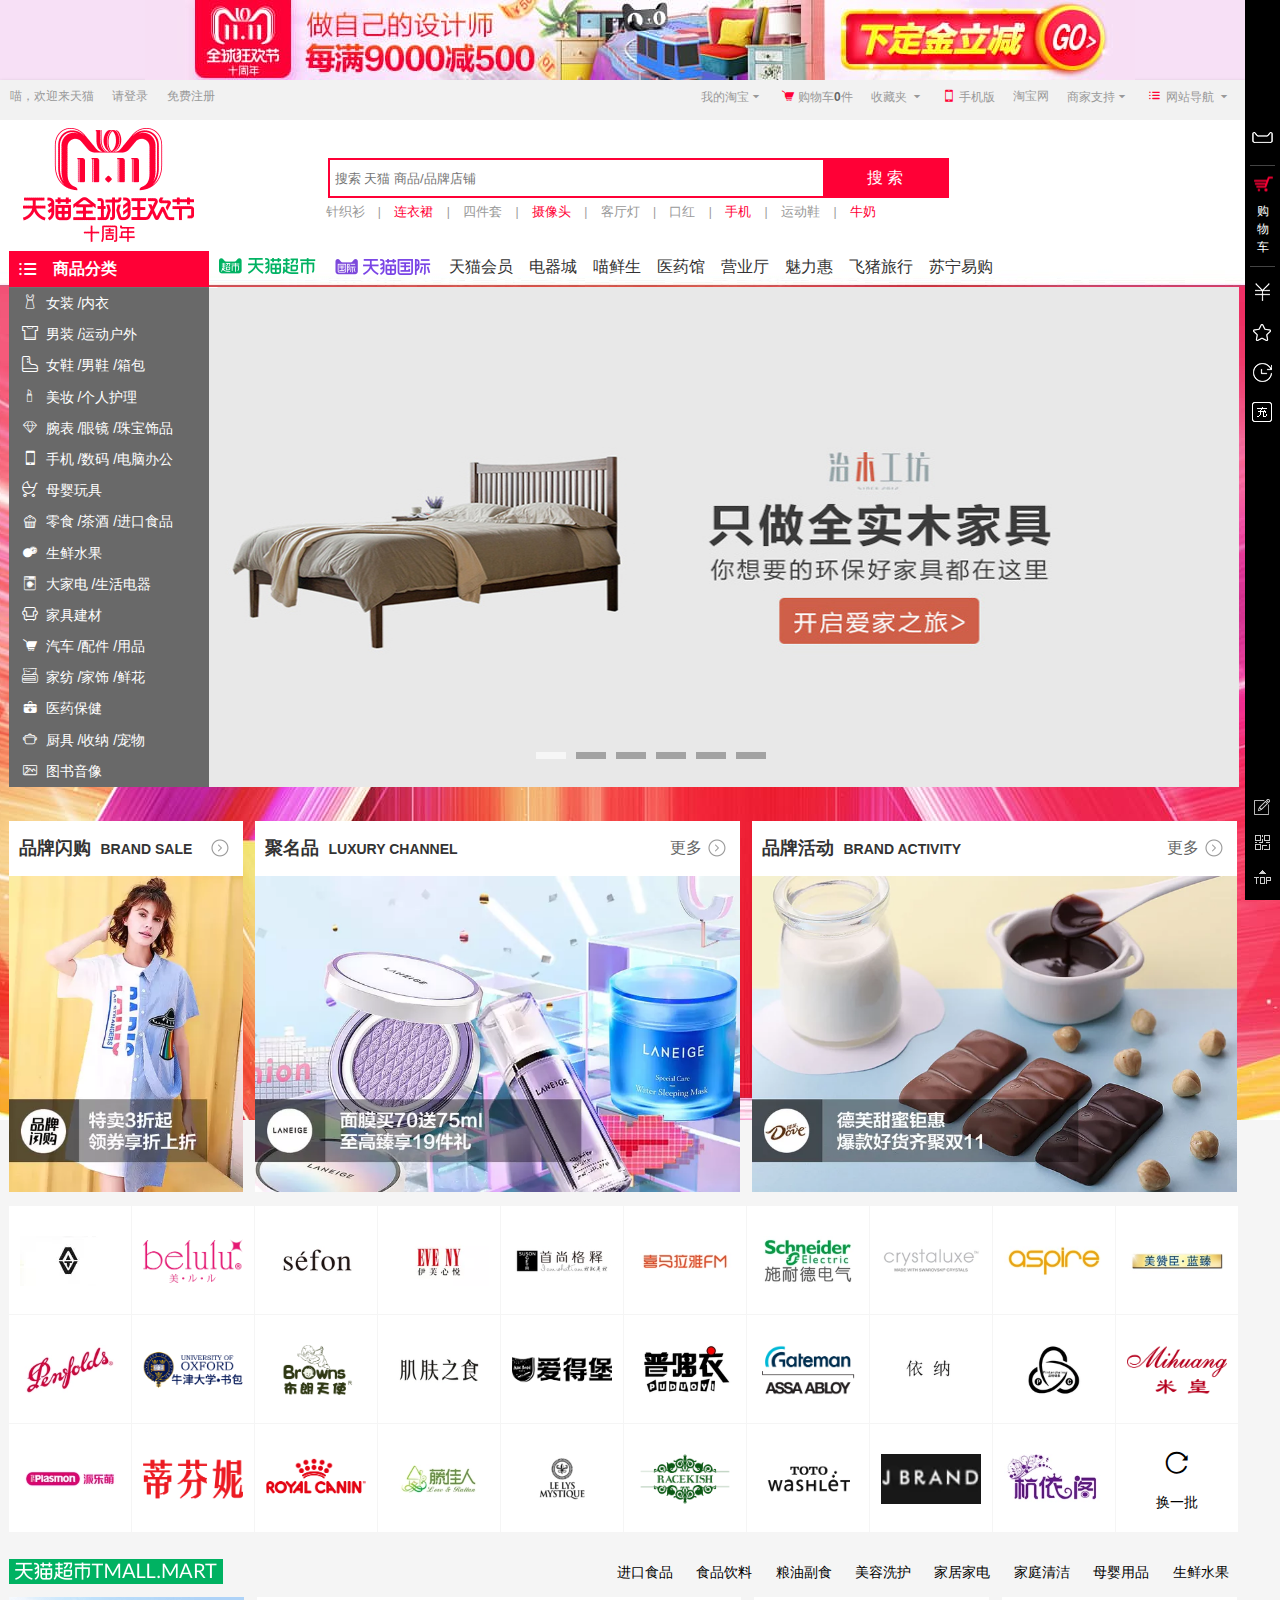
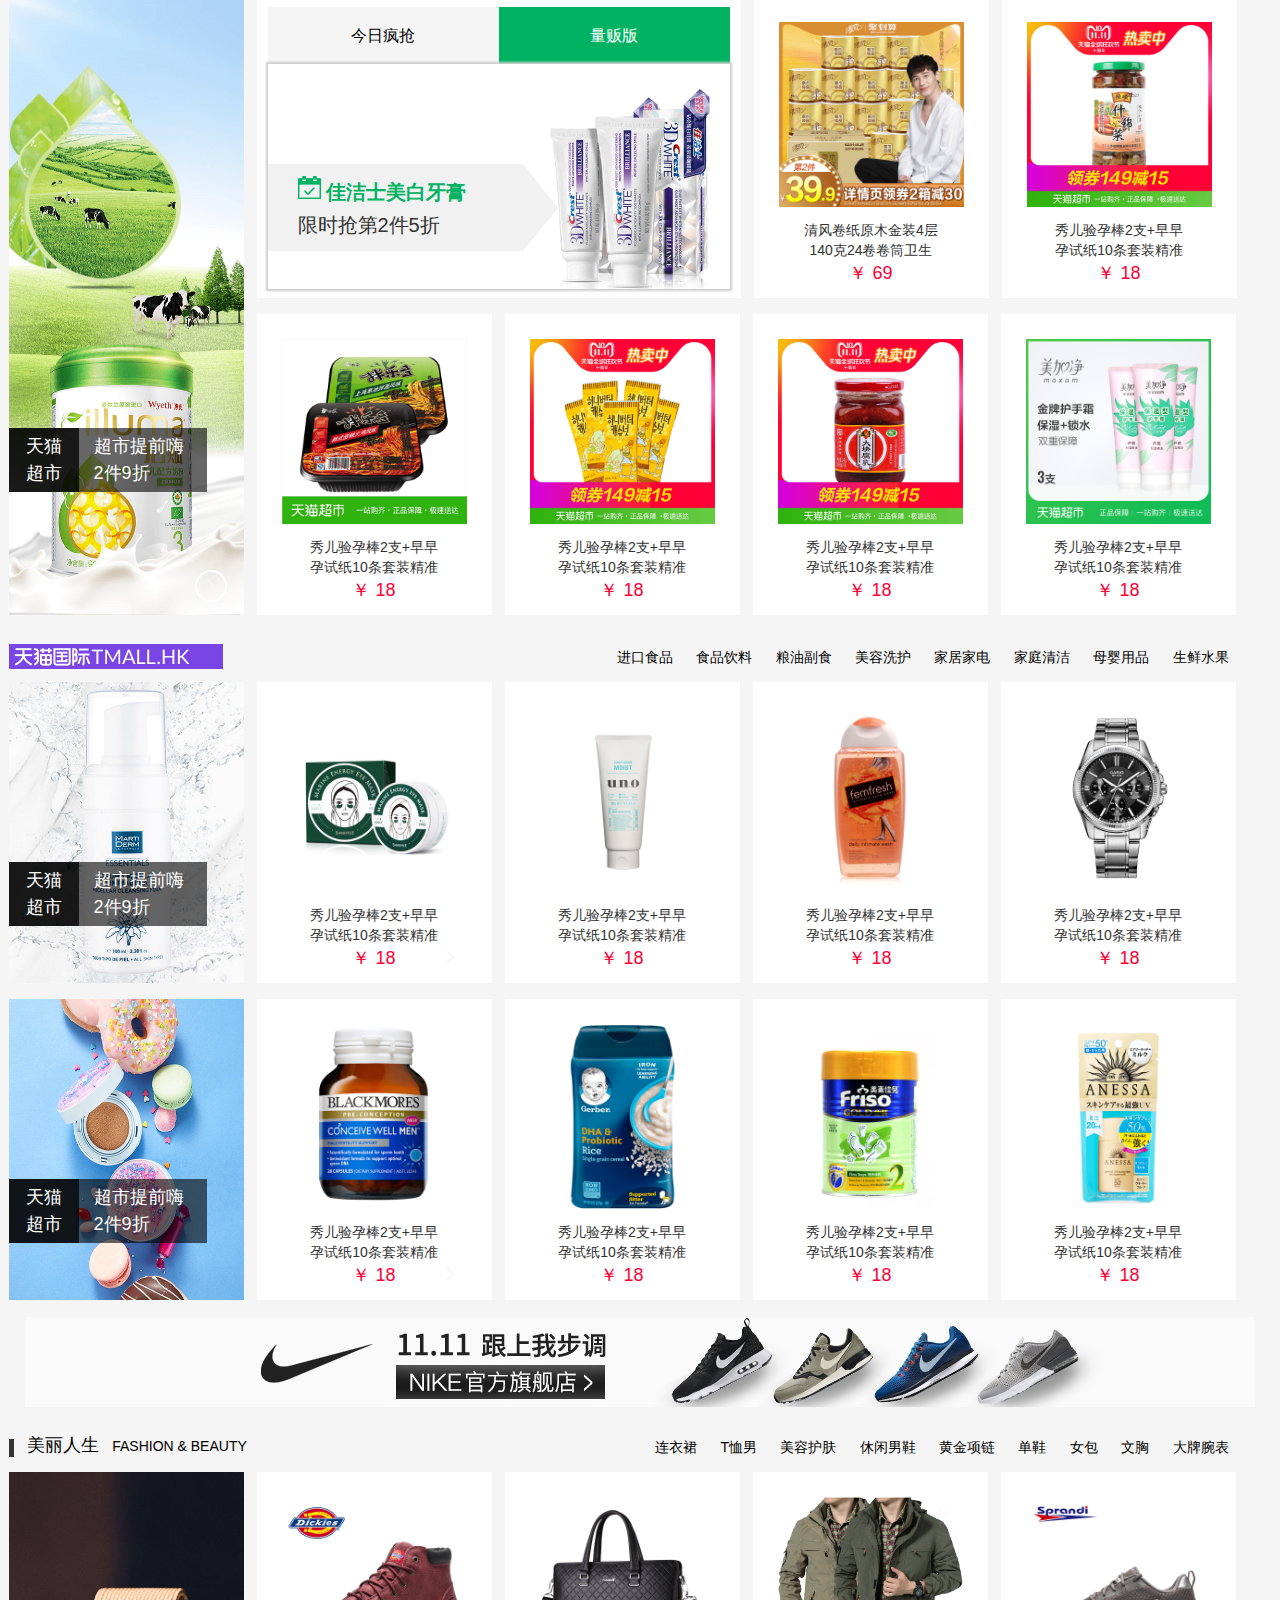
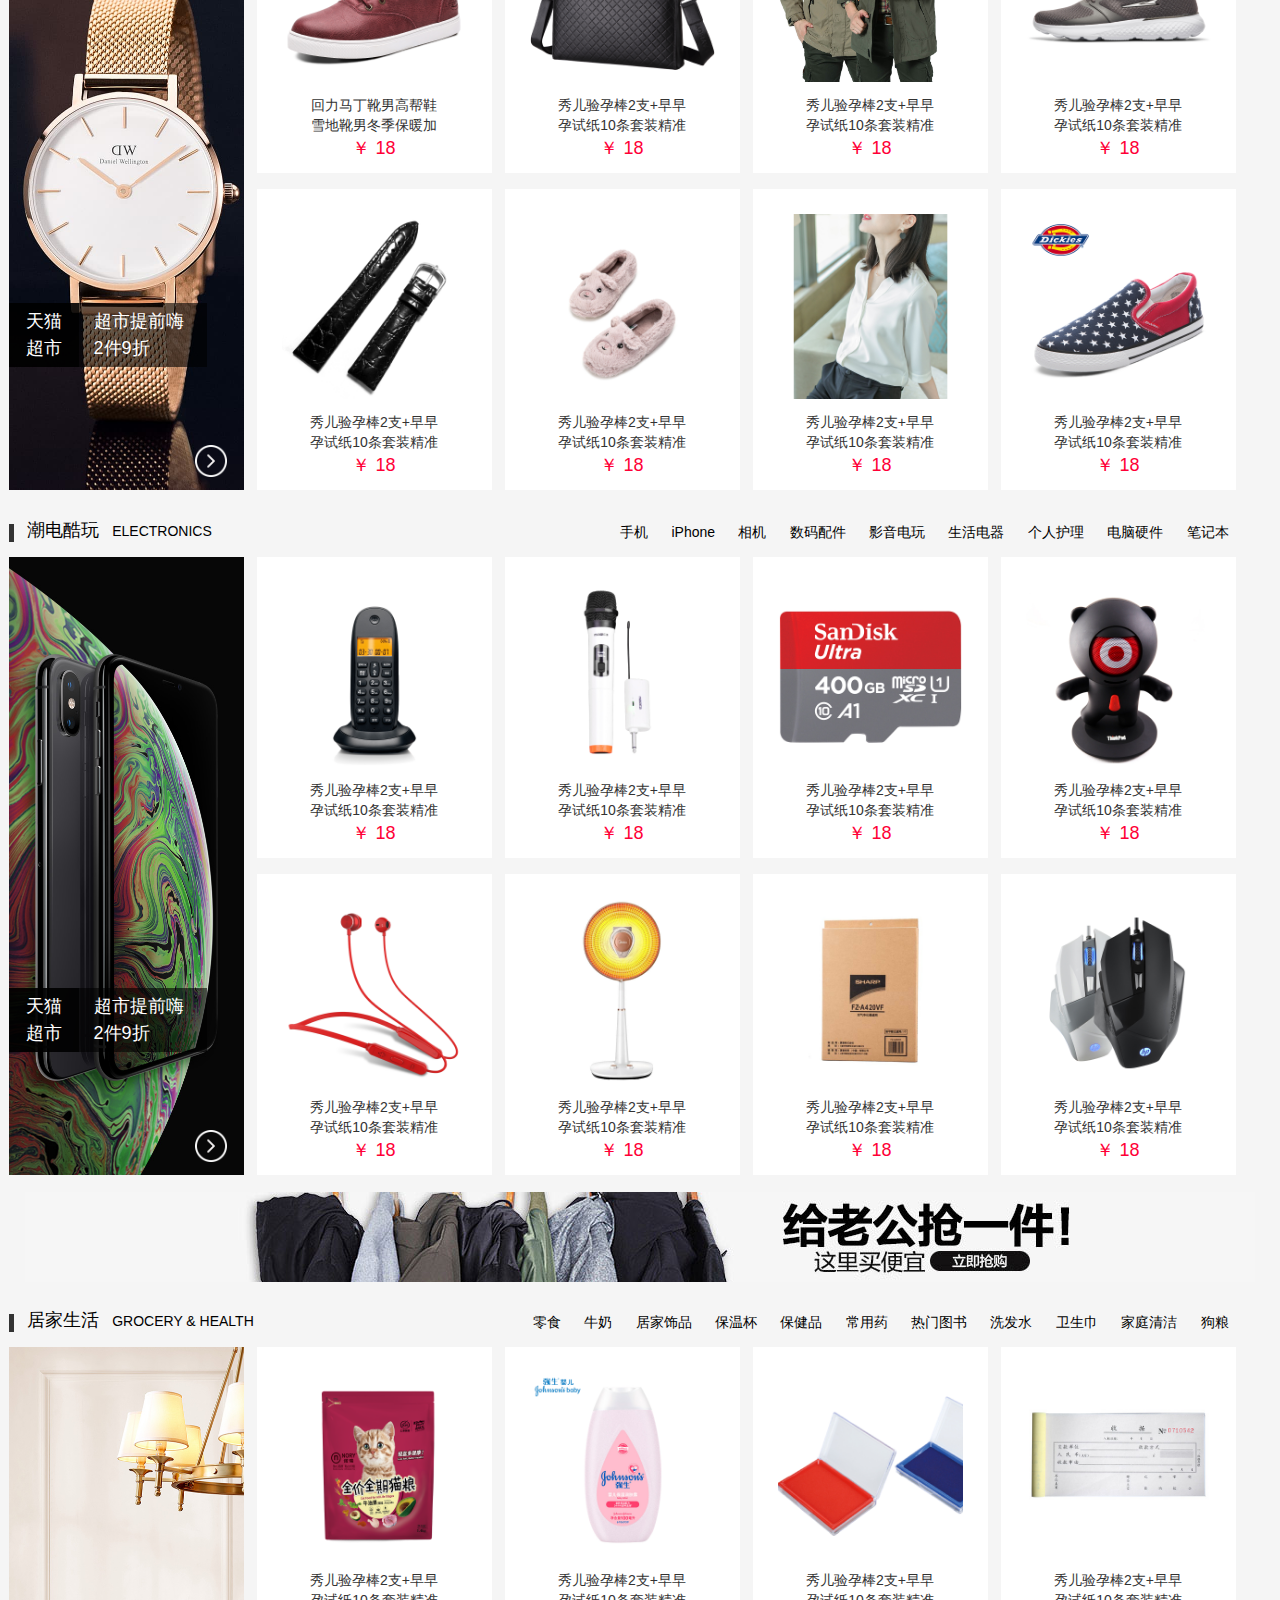
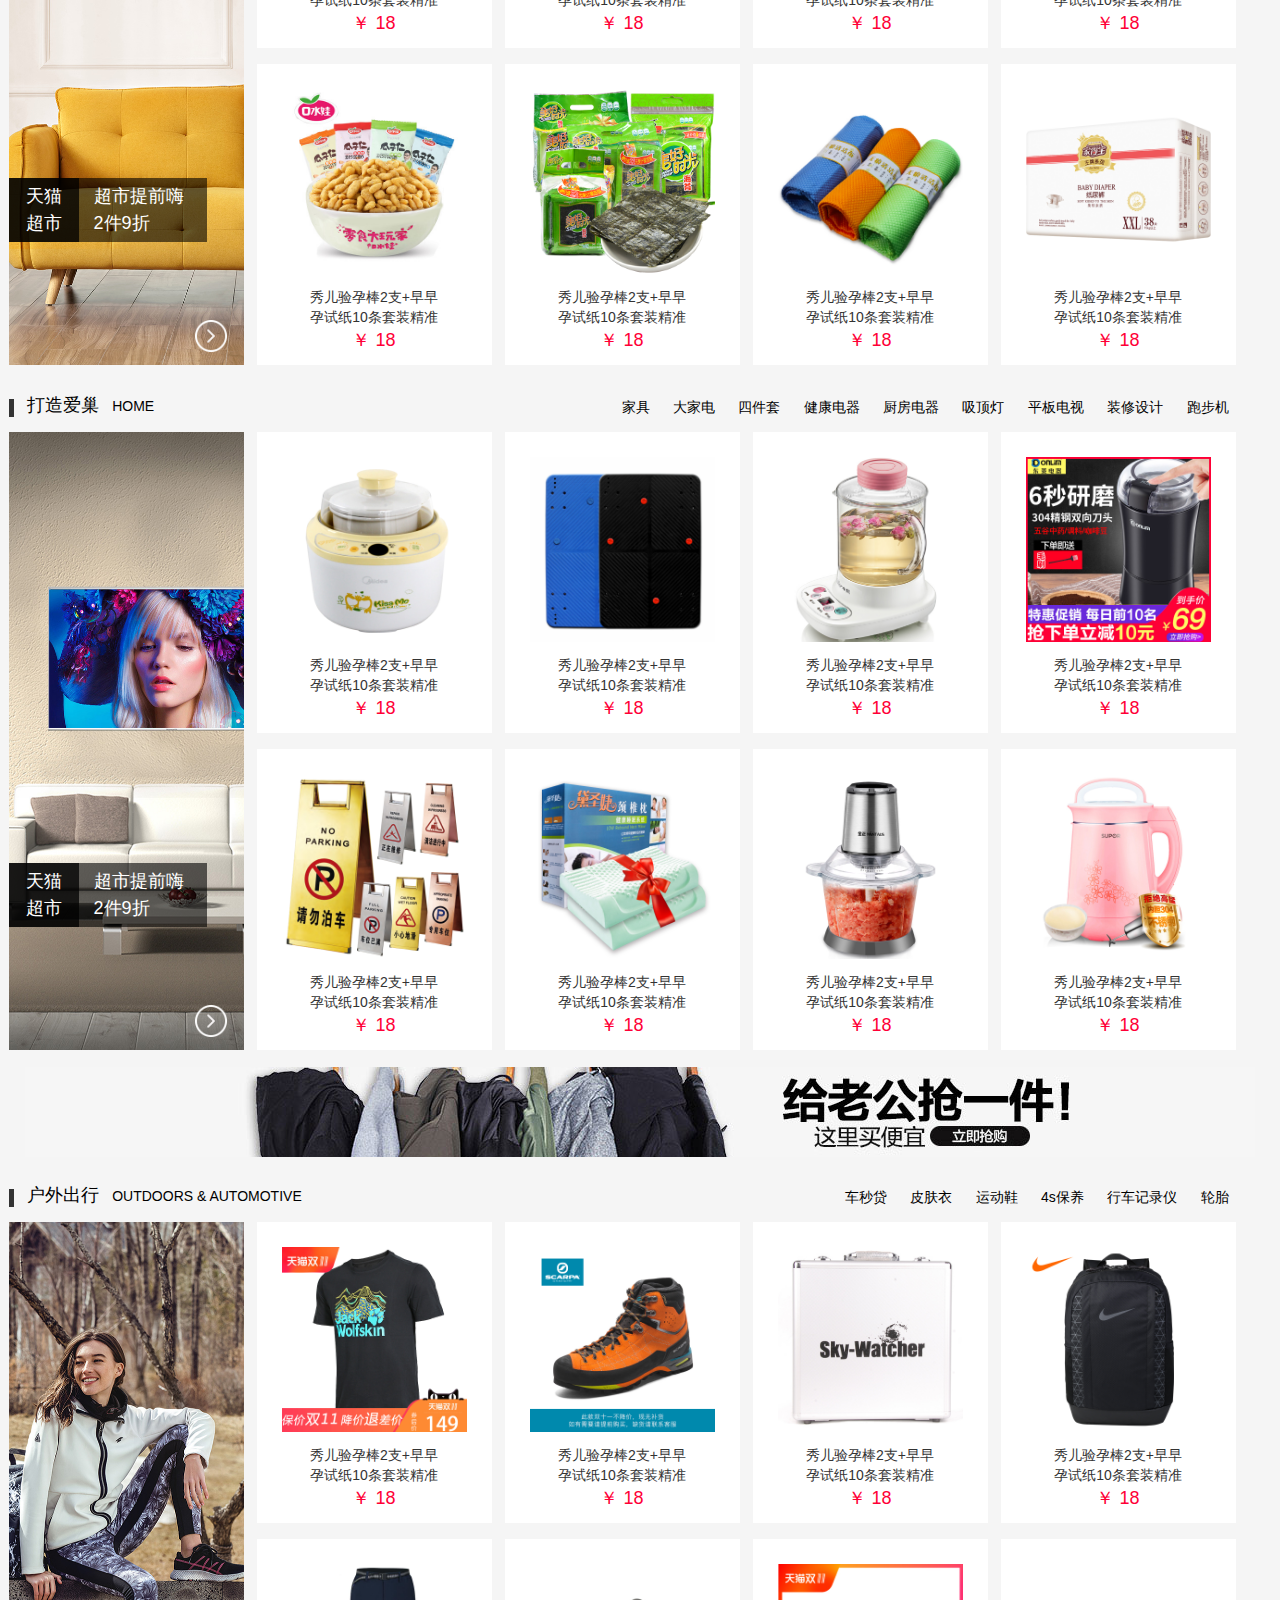
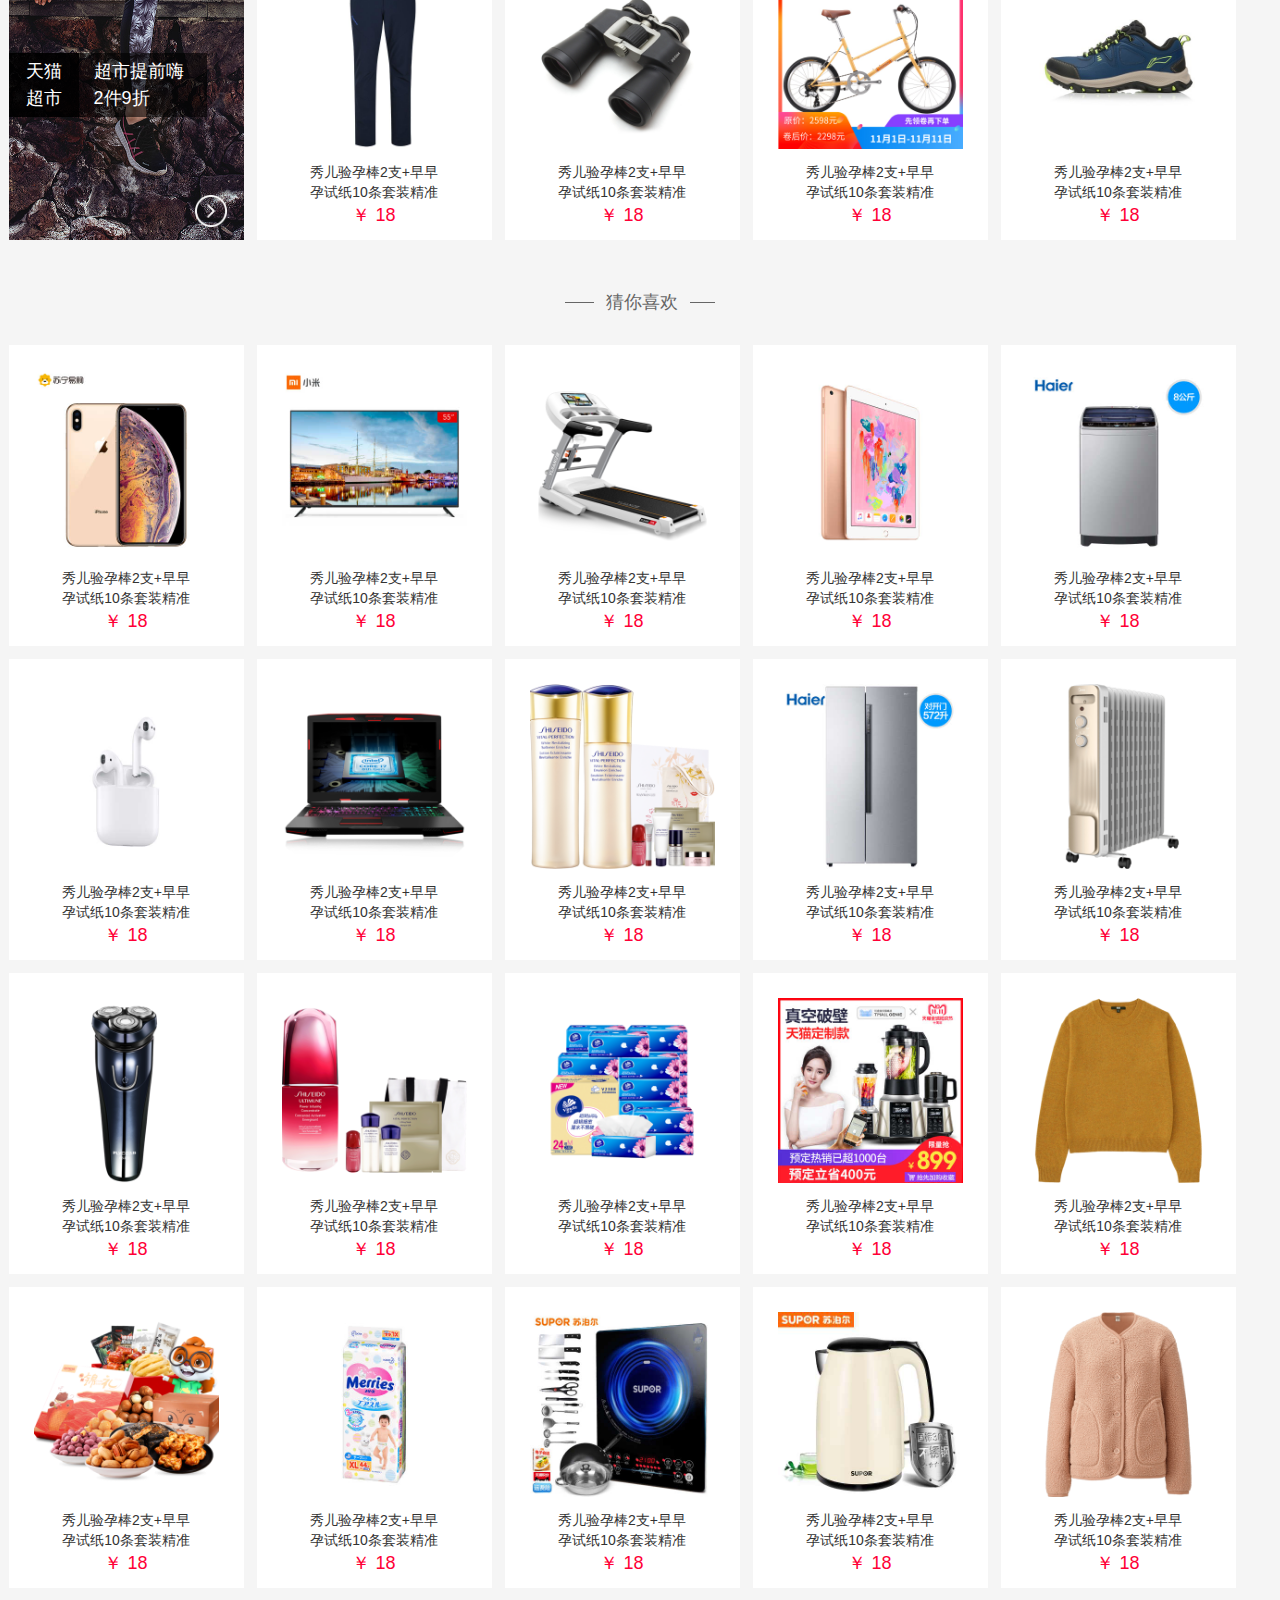
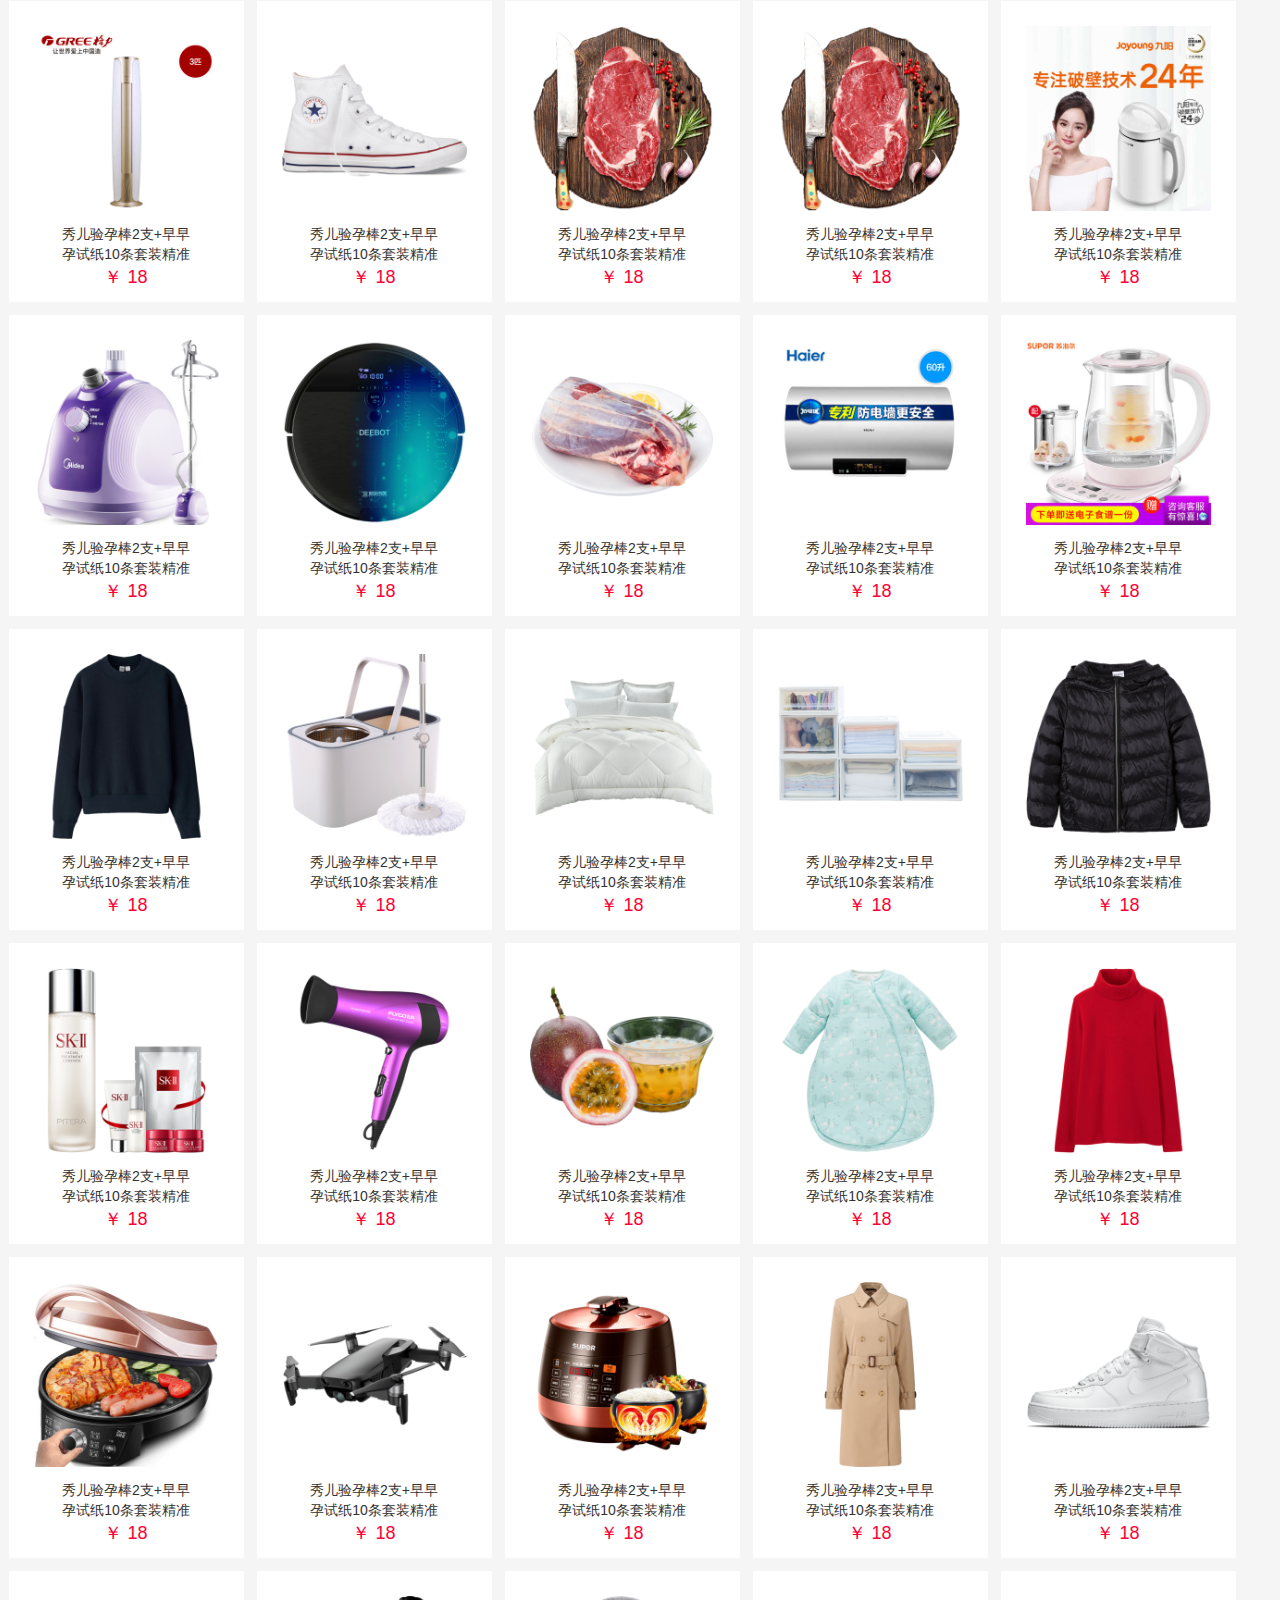
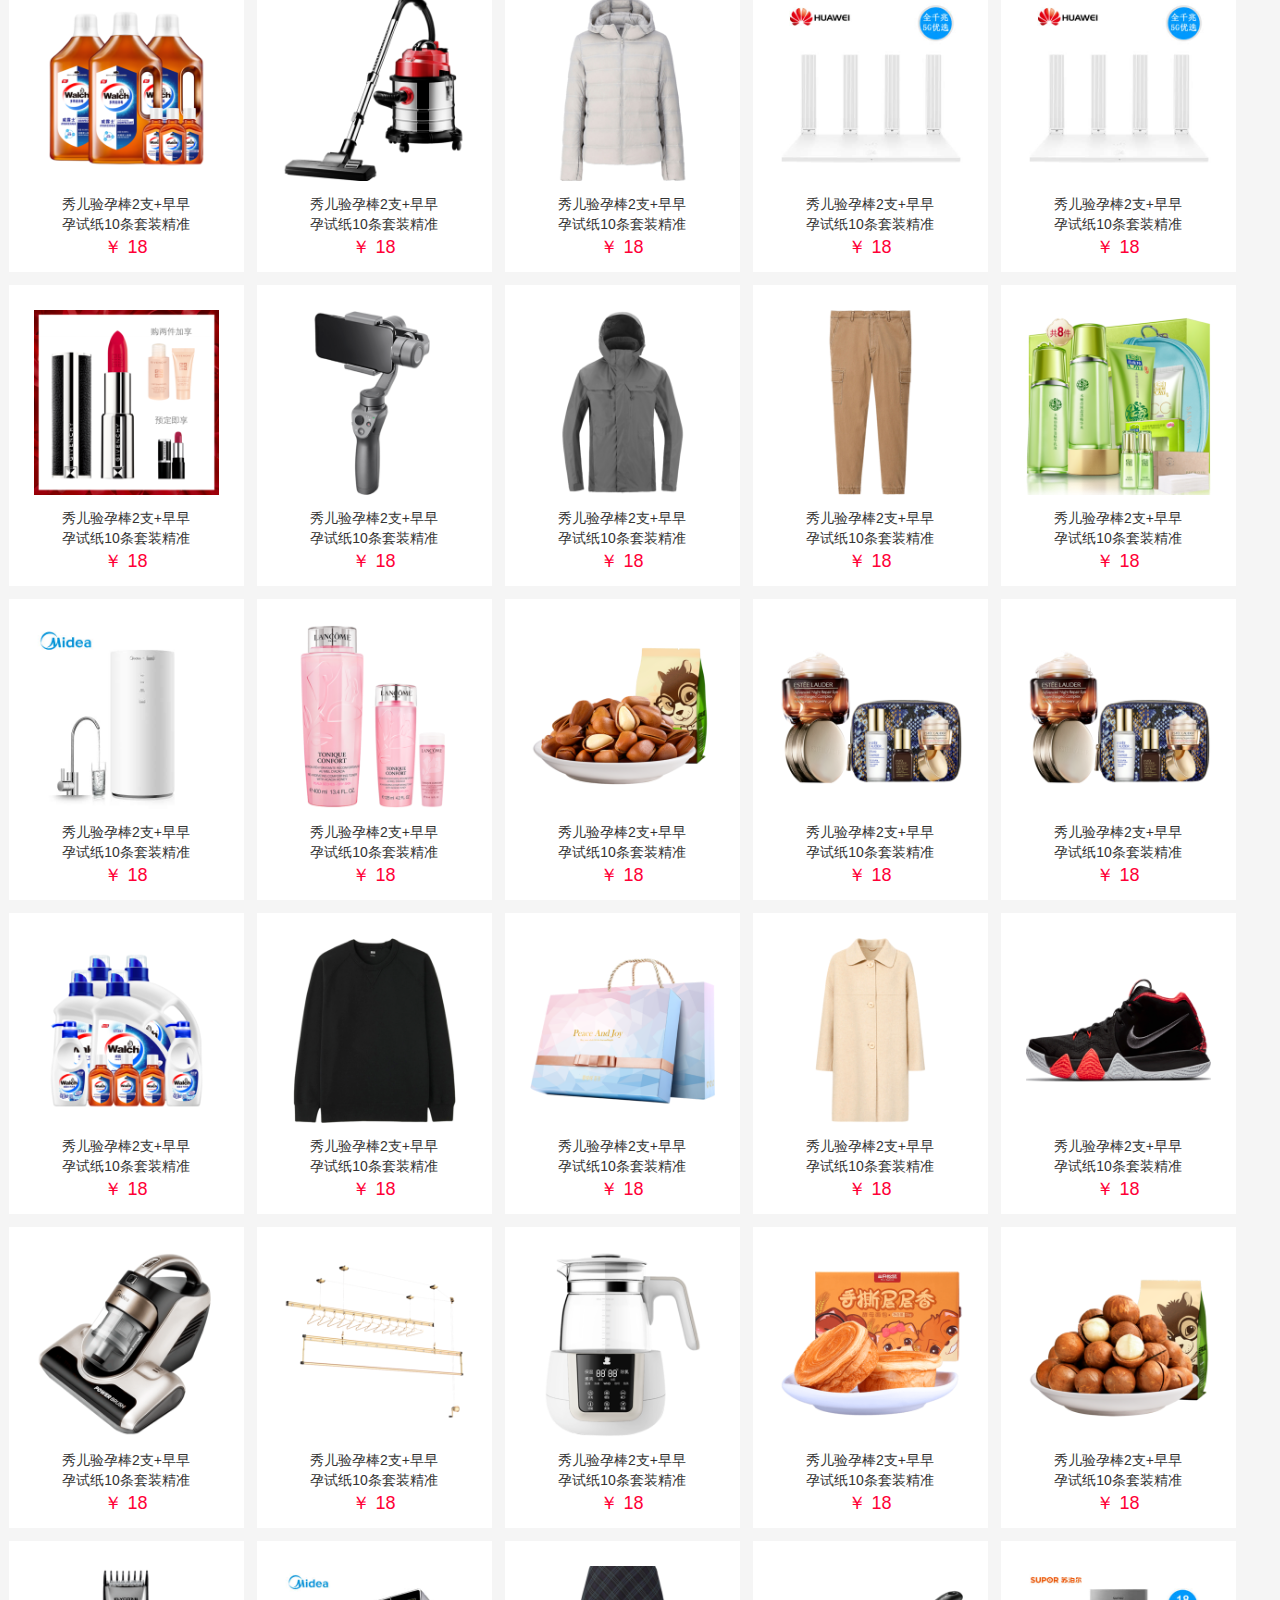
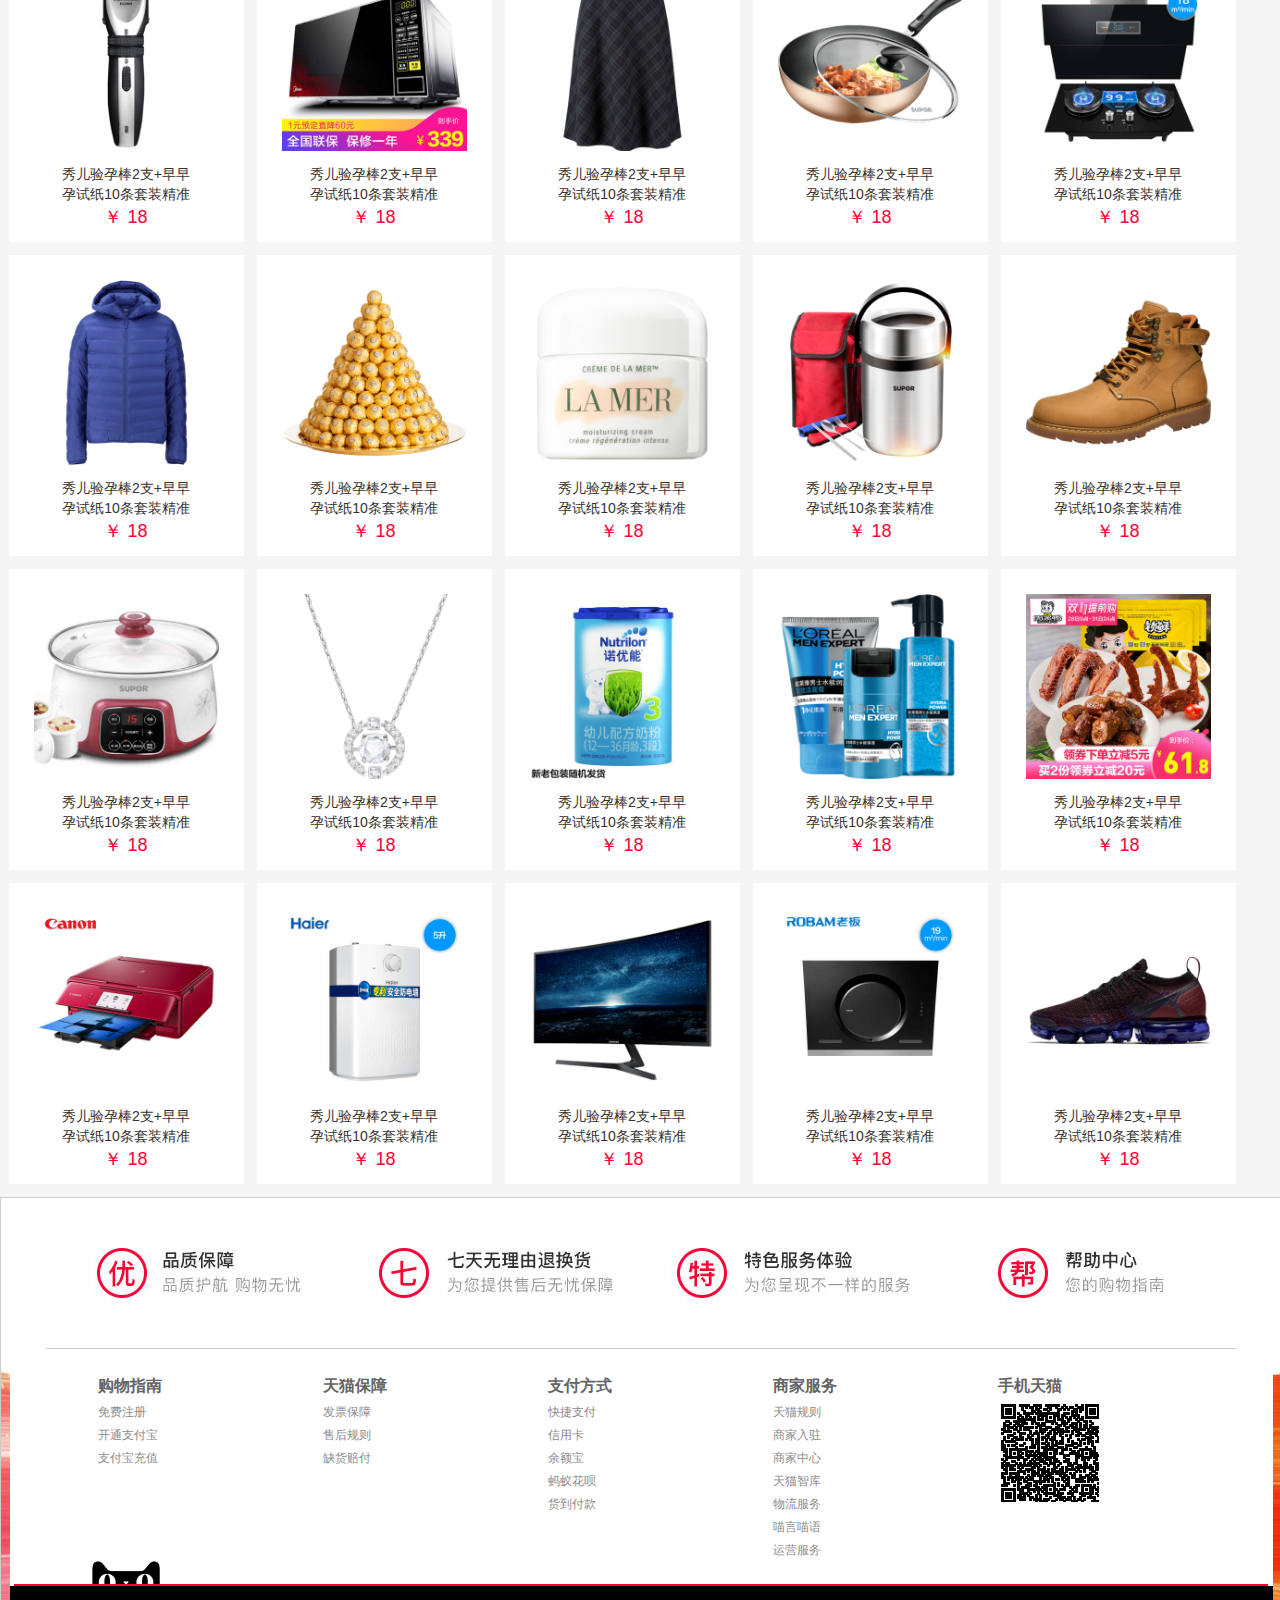
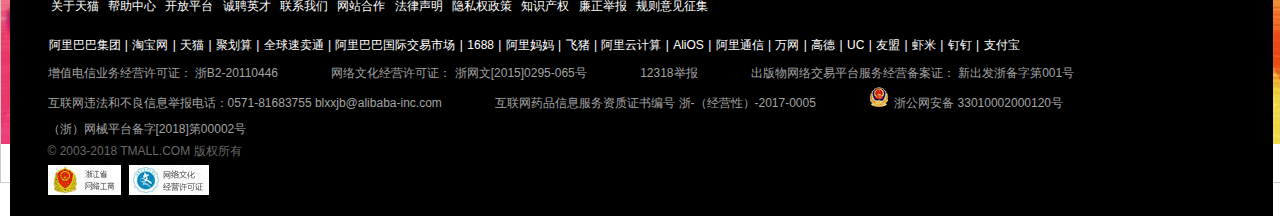
<file: index.html>
<!DOCTYPE html>
<html>
<head>
	<meta charset="utf-8">
	<title>天猫首页</title>
	<!--字体图标-->
	<link rel="stylesheet" type="text/css" href="font/iconfont9.css">
	<link rel="stylesheet" type="text/css" href="font/iconfont.css">

	<!-- css样式 -->
	<link rel="stylesheet" type="text/css" href="assets/css/reset.css">
	<link rel="stylesheet" type="text/css" href="assets/css/index.css">

	<!-- js样式 -->
	<script src="assets/js/jquery-1.8.3.min.js"></script>
	<script src="assets/js/index.js"></script>
	<body style="overflow-x:hidden;overflow-y:auto;">
</head>
<body>
	<!--右边固定栏-->
	<div class="fixure_right">
		<div class="fix_r_log">
			<img src="image/home/fwefwe.png">
			<div class="fix_r_min">会员权益 
				<div class="fix_r_min_m">◆</div>
			</div>
		</div>
		<div class="fix_gouwu">
			<div>
				<div class="fix_gouwu_img"></div>
				<span>购<br>物<br>车</span>
			</div>
		</div>
		<div class="fix_img"><img src="image/home/hghwe.png"></div>
		<div class="fix_img"><img src="image/home/nfjw.png"></div>
		<div class="fix_img"><img src="image/home/hfwhf.png"></div>
		<div class="fix_img"><img src="image/home/efhwle.png"></div>

		<div class="fix_img fix_img3"><img src="image/home/hawfwkl.png"></div>
		<div class="fix_img fix_img2"><img src="image/home/fwhal.png"></div>
		<div class="fix_img fix_img1"><img src="image/home/alhgwel.png"></div>
	</div>

	<!--顶部固定栏-->
	<div class="fixure_top over">
		<div class="ares">
			<div class="fix_t_log fl">
				
				<img src="image/home/2018-11-01_104023.png">
			</div>
			<div class="fix_t_ss  ">
				<input type="" name="" placeholder="搜索 天猫 商品/品牌店铺">
				<button>搜索</button>
			</div>
		</div>
		
	</div>

	<!--左边固定栏-->
	<div class="fixure_left over">
		<div class="fixure_l_b">导航</div>
		<div class="fixure_l_a">天猫超市</div>
		<div class="fixure_l_a">天猫国际</div>
		<div class="fixure_l_a">美丽人生</div>
		<div class="fixure_l_a">潮电酷玩</div>
		<div class="fixure_l_a">居家生活</div>
		<div class="fixure_l_a">打造爱巢</div>
		<div class="fixure_l_a">户外出行</div>
		<div class="fixure_l_a">猜你喜欢</div>
		<div class="fixure_l_c">顶部</div>
	</div>
	



	<!--头部图片-->
	<div class="header over">
		<div>
			<a href=""><img src="image/home/1990-80.jpg"></a>
		</div>
	</div>

	<!-- 头部栏 -->
	<div class="navcont">
		<div class="navchild">

			<div class="hover_a fl navchild_1">
				<span>喵，欢迎来天猫</span>
				<a href="login.html">请登录</a>
				<a href="register.html">免费注册</a>
			</div>
			<div class="hover_a fr navchild_2">
				<ul>
					<li><a href="" class="navchild_2_a">我的淘宝</a><i class="iconfont icon-sanjiao"></i>
						<div class="navchild_box1">
							<p><a href="">已买到的宝贝</a></p>
							<p><a href="">已卖出的宝贝</a></p>
						</div>
					</li>
					<li>
						<i class="iconfont icon-gouwuche2 font_red"></i>
						<a href="">购物车<span>0</span>件</a>
					</li>
					<li><a href="" class="navchild_2_a">收藏夹</a>
						<i class="iconfont icon-sanjiao"></i>
						<div class="navchild_box1">
							<p><a href="">收藏的宝贝</a></p>
							<p><a href="">收藏的店铺</a></p>
						</div>
					</li>
					<li>
						<i class="iconfont icon-shouji font_red"></i>
						<a href="">手机版</a>
						<div class="navchild_box2">
							<div class="navchild_box2_1"></div>
							<div class="navchild_box2_2"></div>
							<b></b>
						</div>
					</li>
					<li><a href="">淘宝网</a></li>
					<li><a href="" class="navchild_2_a">商家支持</a><i class="iconfont icon-sanjiao"></i>
						<div class="navchild_box3">
							<ul>
								<li class="navchild_box3_1">
									<h3>商家：</h3>

									<a href="">商家中心</a>
									<a href="">天猫规则</a>
									<a href="">商家入驻</a>
									<a href="">运营服务</a>
									<a href="">商家品控</a>
									<a href="">商家工具</a>
									<a href="">天猫智库</a>
									<a href="">喵言喵语</a>
								</li>
								<li class="navchild_box3_2 navchild_box3_1">
									<h3>帮助：</h3>
									<a href="">帮助中心</a>
									<a href="">问商友</a>
								</li>	
							</ul>
						</div>
					</li>
					<li>
						<div><i class="iconfont icon-caidan icon-caidan_1 font_red"></i>
						网站导航
						<i class="iconfont icon-sanjiao rotate"></i></div>
						<div class="navchild_box4">
							<div class="navchild_box4_1 fl">
								<h3>热点推荐 Hot</h3>
								<ul>
									<li><a href="">天猫超市</a></li>
									<li><a href="">喵鲜生</a></li>
									<li><a href="">科技新品</a><div class="navchild_box4_N"></div></li>
									<li><a href="">女装新品</a><div class="navchild_box4_H"></div></li>
									<li><a href="">酷玩街</a></li>
									<li><a href="">内衣新品</a><div class="navchild_box4_H"></div></li>
									<li><a href="">试美妆</a></li>
									<li><a href="">运动新品</a></li>
									<li><a href="">时尚先生</a><div class="navchild_box4_H"></div></li>
									<li><a href="">精明妈咪</a></li>
									<li><a href="">吃乐会</a><div class="navchild_box4_N navchild_box4_N_3"></div></li>
									<li><a href="">企业采购</a></li>
									<li><a href="">会员积分</a></li>
									<li><a href="">天猫国际</a></li>
									<li><a href="">品质频道</a></li>
								</ul>
							</div>
							<div class="navchild_box4_2 navchild_box4_1 fl">
								<h3>行业市场 Market</h3>
								<ul>
									<li><a href="">美妆</a></li>
									<li><a href="">电器</a></li>
									<li><a href="">女装</a><div class="navchild_box4_H navchild_box4_N_2"></div></li>
									<li><a href="">男装</a><div class="navchild_box4_H navchild_box4_N_2"></div></li>
									<li><a href="">女鞋</a></li>
									<li><a href="">男鞋</a></li>
									<li><a href="">内衣</a><div class="navchild_box4_H navchild_box4_N_2"></div></li>
									<li><a href="">箱包</a></li>
									<li><a href="">运动</a></li>
									<li><a href="">母婴</a></li>
									<li><a href="">家装</a></li>
									<li><a href="">医药</a></li>
									<li><a href="">食品</a></li>
									<li><a href="">配饰</a><div class="navchild_box4_N navchild_box4_N_2"></div></li>
									<li><a href="">汽车</a></li>
								</ul>
							</div>
							
							<div class="navchild_box4_3 navchild_box4_1 fl">
								<h3>服务指南 Help</h3>
								<ul>
									<li><a href="">帮助中心</a></li>
									<li><a href="">品质保障</a></li>
									<br><li><a href="">特色服务</a></li>
									<li><a href="">7天退换货</a></div></li>
								</ul>
							</div>
							
						</div>
					</li>
						
				</ul>
			</div>
		</div>
	</div>
	

	<!--主题板块-->
	<div>
	<div class="page clearfix">
		<div class="page1 ares">
			<!--导航-->
			<div class="wrap clearfix">
				<div class="searchbar clearfix">
					<div class="searchbar_L fl">
						<img src="image/home/TB11BRhiNTpK1RjSZR0XXbEwXXa-290-130.gif">
					</div>
					<div class="searchbar_R">
						<form>
							<input type="text" name=""  placeholder="搜索 天猫 商品/品牌店铺">
							<button>搜索</button>
						</form>
						<div class="searchbar_R_a">
							<a href="">针织衫</a> |
							<a href="">连衣裙</a> |
							<a href="">四件套</a> |
							<a href="">摄像头</a> |
							<a href="">客厅灯</a> |
							<a href="">口红</a> |
							<a href="">手机</a> |
							<a href="">运动鞋</a> |
							<a href="">牛奶</a>
						</div>
					</div>
				</div>
				<div class="navigation">
					<div class="subnav_A hover_a">
							<div class="subnav_A_1_1">
								<i class="iconfont icon-caidan"></i>
								<div>商品分类</div>
							</div>
							<ul>
								<li><img src="image/home/TB1ztBlaMMPMeJjy1XbXXcwxVXa-200-60.png"></li>
								<li><img src="image/home/TB1t5ObaBxRMKJjy0FdXXaifFXa-200-60.png"></li>
								<li><a href="">天猫会员</a></li>
								<li><a href="">电器城</a></li>
								<li><a href="">喵鲜生</a></li>
								<li><a href="">医药馆</a></li>
								<li><a href="">营业厅</a></li>
								<li><a href="">魅力惠</a></li>
								<li><a href="">飞猪旅行</a></li>
								<li><a href="">苏宁易购</a></li>
							</ul>
					</div>
				<!--边导航  缺少字体图标-->
					<div class="subnav_B">
						<div class="sidebar">
							<ul class="sidebar_ul">
								<li><i class="iconfont icon-qunzi"></i>女装 /内衣</li>
								<li><i class="iconfont icon-nanzhuang"></i>男装 /运动户外</li>
								<li><i class="iconfont icon-xie"></i>女鞋 /男鞋 /箱包</li>
								<li><i class="iconfont icon-mz"></i>美妆 /个人护理</li>
								<li><i class="iconfont icon-zuanshi"></i>腕表 /眼镜 /珠宝饰品</li>
								<li><i class="iconfont icon-shouji"></i>手机 /数码 /电脑办公</li>
								<li><i class="iconfont icon-yingerche"></i>母婴玩具</li>
								<li><i class="iconfont icon-lingshi"></i>零食 /茶酒 /进口食品</li>
								<li><i class="iconfont icon-shuiguo"></i>生鲜水果</li>
								<li><i class="iconfont icon-jiadian1"></i>大家电 /生活电器</li>
								<li><i class="iconfont icon-jiaju"></i>家具建材</li>
								<li><i class="iconfont icon-qiche"></i>汽车 /配件 /用品</li>
								<li><i class="iconfont icon-jiafang"></i>家纺 /家饰 /鲜花</li>
								<li><i class="iconfont icon-yiyao"></i>医药保健</li>
								<li><i class="iconfont icon-chuju"></i>厨具 /收纳 /宠物</li>
								<li><i class="iconfont icon-tupian"></i>图书音像</li>
							</ul>
							<div>
								<div class="subnav pink">
									<div class="subnav_l fl">
										<div>
											<div class="subnav_l_l fl">
												<span>
													当季流行<i></i>
												</span>
											</div>
											<div class="subnav_l_r fr">
												<a href="" class="pink">夏季新品</a>
												<a href="">商场同款</a>
												<a href="" class="pink">仙女连衣裙</a>
												<a href="">T恤</a>
												<a href="">衬衫</a>
												<a href="">时髦外套</a>
												<a href="">休闲裤</a>
												<a href="">牛仔裤</a>
												<a href="" class="pink">无痕文胸</a>
												<a href="">运动文胸</a>
												<a href="" class="pink">潮流家居服</a>
												<a href="">百搭船袜</a>
												
											</div>
										</div>
										<div>
											<div class="subnav_l_l fl">
												<span>
													精选上装 <i></i>
												</span>
											</div>
											<div class="subnav_l_r fr">
												<a href="" class="pink">毛呢外套</a>
												<a href="" class="pink">羽绒服</a>
												<a href="" class="pink">棉服</a>
												<a href="">丝绒卫衣</a>
												<a href="">毛针织衫</a>
												<a href="">皮毛一体</a>
												<a href="">皮草</a>
												<a href="">毛衣</a>
												<a href="">衬衫</a>
												<a href="">卫衣</a>
												<a href="">针织衫</a>
												<a href="" class="pink">T恤</a>
												<a href="">短外套</a>
												<a href="" class="pink">小西装</a>
												<a href="">风衣</a>
												
											</div>
										</div>
										<div>
											<div class="subnav_l_l fl">
												<span>
													浪漫裙装 <i></i>
												</span>
											</div>
											<div class="subnav_l_r fr">
												<a href="" class="pink">连衣裙</a>
												<a href="">半身裙</a>
												<a href="">仙女连衣裙</a>
												<a href="" class="pink">A字裙</a>
												<a href="" class="pink">荷花边裙</a>
												<a href="">大摆裙</a>
												<a href="">包臀裙</a>
												<a href="" class="pink">百褶裙</a>
												<a href="">长袖连衣裙</a>
												<a href="">棉麻连衣裙</a>
												<a href="">牛仔裙</a>
												<a href="">蕾丝连衣裙</a>
												<a href="">真丝连衣裙</a>
												<a href="">印花连裙</a>
												
											</div>
										</div>
										<div>
											<div class="subnav_l_l fl">
												<span>
													女士下装 <i></i>
												</span>
											</div>
											<div class="subnav_l_r fr">
												<a href="" class="pink">休闲裤</a>
												<a href="" class="pink">阔腿裤</a>
												<a href="">牛仔裤</a>
												<a href="">打底裤</a>
												<a href="">打底裤</a>
												<a href="" class="pink">开叉运动裤</a>
												<a href="">哈伦裤</a>
												<a href="">背带裤</a>
												<a href="">小脚裤</a>
												<a href="">西装裤</a>
												<a href="">短裤</a>
											</div>
										</div>
										<div>
											<div class="subnav_l_l fl">
												<span>
													特色女装 <i></i>
												</span>
											</div>
											<div class="subnav_l_r fr">
												<a href="" class="pink">时尚套装</a>
												<a href="">休闲套装</a>
												<a href="" class="pink">日系女装</a>
												<a href="" class="pink">精选妈妈装</a>
												<a href="">大码女装</a>
												<a href="">职业套装</a>
												<a href="">优雅旗袍</a>
												<a href="">精致礼服</a>
												<a href="">婚纱</a>
												<a href="">唐装</a>
												<a href="">小码女装</a>
											</div>
										</div>
										<div class="subnav_l_l_H ">
											<div class="subnav_l_l fl">
												<span>
													文胸塑身 <i></i>
												</span>
											</div>
											<div class="subnav_l_r fr">
												<a href="">光面文胸</a>
												<a href="">运动文胸</a>
												<a href="">美背文胸</a>
												<a href="">聚拢文胸</a>
												<a href="">大杯文胸</a>
												<a href="">轻薄塑身</a>
											</div>
										</div>
										<div>
											<div class="subnav_l_l fl">
												<span>
													家居服 <i></i>
												</span>
											</div>
											<div class="subnav_l_r fr">
												<a href="">春夏家居服</a>
												<a href="">纯棉家居服</a>
												<a href="">莫代尔家居服</a>
												<a href="">真丝家居服</a>
												<a href="">春夏睡裙</a>
												<a href="">男士家居服</a>
												<a href="">情侣家居服</a>
												<a href="">性感睡裙</a>
											</div>
										</div>
										<div class="subnav_l_l_H ">
											<div class="subnav_l_l fl">
												<span>
													内裤背心 <i></i>
												</span>
											</div>
											<div class="subnav_l_r fr" style="border:none">
												<a href="">男士内裤</a>
												<a href="">女士内裤</a>
												<a href="">男士内裤多条装</a>
												<a href="">女士内裤多条装</a>
												<a href="">莫代尔内裤</a>
											</div>
										</div>
									</div>
									<div class="subnav_r fr">
										<a href=""><span></span><img src="image/home/TB1B_DcJpXXXXXWXFXXSutbFXXX.jpg_170x120q30.jpg"></a>
										<a href=""><span></span><img src="image/home/T1gRqVXk4fXXb1upjX.jpg_170x120q30.jpg"></a>
										<a href=""><span></span><img src="image/home/TB1wNJAHFXXXXc7XpXXSutbFXXX.jpg_170x120q30.jpg "></a>
										<a href=""><span></span><img src="image/home/TB1w472LFXXXXXwXVXXSutbFXXX.jpg_170x120q30 (1).jpg"></a>
										<a href=""><span></span><img src="image/home/TB1fETUHpXXXXbmapXXwu0bFXXX.png_170x120q30.jpg"></a>
										<a href=""><span></span><img src="image/home/TB1UJIfJXXXXXctaXXXSutbFXXX.jpg_170x120q30 (1).jpg"></a>
										<a href=""><span></span><img src="image/home/TB1FfxjHFXXXXbWaXXXSutbFXXX.jpg_170x120q30 (1).jpg"></a>
										<a href=""><span></span><img src="image/home/TB18XAnIVXXXXclXXXXSutbFXXX.jpg_170x120q30 (1).jpg"></a>
										<a href=""><span></span><img src="image/home/TB1gWxjFFXXXXcEaFXXSutbFXXX.jpg_170x120q30.jpg"></a>
										<a href=""><span></span><img src="image/home/TB1HMfoHpXXXXclXXXXwu0bFXXX.png_170x120q30.jpg"></a>
										<a href=""><span></span><img src="image/home/TB18nTOLVXXXXc5XXXXXXXXXXXX-1000-500.jpg_170x120q30.jpg"></a>
										<a href=""><span></span><img src="image/home/TB1wzzFLVXXXXbXXFXXXXXXXXXX-400-200.jpg_170x120q30.jpg"></a>
										<a href=""><span></span><img src="image/home/TB1SvLzLVXXXXaKXVXXXXXXXXXX-1000-500.jpg_170x120q30.jpg"></a>
										<a href=""><span></span><img src="image/home/TB17DDrLVXXXXbOaXXXXXXXXXXX-1000-500.jpg_170x120q30.jpg"></a>
										<a href=""><span></span><img src="image/home/TB1dSYULVXXXXXlXXXXXXXXXXXX-1000-500.jpg_170x120q30.jpg"></a>
										<a href=""><span></span><img src="image/home/TB1xPvNLVXXXXXDXpXXXXXXXXXX-1000-500.jpg_170x120q30.jpg"></a>
										<a href=""><div class="subnav_r_1"></div></a>
									</div>
								</div>
								<div class="subnav blue">
									<div class="subnav_l fl">
										<div>
											<div class="subnav_l_l fl">
												<span>
													当季流行<i></i>
												</span>
											</div>
											<div class="subnav_l_r fr">
												<a href="" class="blue">夏季新品</a>
												<a href="">商场同款</a>
												<a href="" class="blue">印花T恤</a>
												<a href="">棉麻面料</a>
												<a href="">修身夹克</a>
												<a href="">潮流卫衣</a>
												<a href="">牛仔衬衫</a>
												<a href="">保暖棉服</a>
												<a href="" class="blue">针织衫</a>
												<a href="">修身西服</a>
												<a href="" class="blue">秋冬风衣</a>
												<a href="">束腿裤</a>
												<a href="">九分裤</a>
												<a href="">破洞牛仔裤</a>
												<a href="" class="blue">跑步鞋</a>
												<a href="">修闲鞋</a>
												<a href="" class="blue">篮球鞋</a>
												<a href="">自行车</a>
												<a href="">平衡车</a>
												<a href="" class="blue">帆布鞋</a>
												<a href="">运动套装</a>
											</div>
										</div>
										<div>
											<div class="subnav_l_l fl">
												<span>
													男士外套 <i></i>
												</span>
											</div>
											<div class="subnav_l_r fr">
												<a href="" class="blue">夹克</a>
												<a href="" class="blue">单西</a>
												<a href="" class="blue">棒球服</a>
												<a href="">棉衣</a>
												<a href="">毛呢大衣</a>
												<a href="">风衣</a>
												<a href="">西服套装</a>
												<a href="">羽绒服</a>
												<a href="">皮衣</a>
												<a href="">运动服</a>
												<a href="">工装外套</a>
												<a href="" class="blue">针织开衫</a>
												<a href="">马甲</a>
											</div>
										</div>
										<div>
											<div class="subnav_l_l fl">
												<span>
													男士内搭 <i></i>
												</span>
											</div>
											<div class="subnav_l_r fr">
												<a href="" class="blue">短袖T恤</a>
												<a href="">POLO衫</a>
												<a href="">短袖衬衫</a>
												<a href="" class="blue">背心</a>
												<a href="" class="blue">卫衣</a>
												<a href="">针织衫</a>
												<a href="">长袖衬衫</a>
												<a href="" class="blue">长袖T恤</a>
											</div>
										</div>
										<div>
											<div class="subnav_l_l fl">
												<span>
													男士裤装 <i></i>
												</span>
											</div>
											<div class="subnav_l_r fr">
												<a href="" class="blue">小脚裤</a>
												<a href="" class="blue">9分裤</a>
												<a href="">短裤</a>
												<a href="">休闲裤</a>
												<a href="">牛仔裤</a>
												<a href="" class="blue">针织裤</a>
												<a href="">西裤</a>
												<a href="">工装库</a>
											</div>
										</div>
										<div>
											<div class="subnav_l_l fl">
												<span>
													特色男装 <i></i>
												</span>
											</div>
											<div class="subnav_l_r fr">
												<a href="" class="blue">潮牌</a>
												<a href="">中老年</a>
												<a href="" class="blue">加大码</a>
												<a href="" class="blue">职场精英</a>
												<a href="">中国风</a>
												<a href="">情侣装</a>
											</div>
										</div>
										<div class="subnav_l_l_H ">
											<div class="subnav_l_l fl">
												<span>
													运动服 <i></i>
												</span>
											</div>
											<div class="subnav_l_r fr">
												<a href="">短袖t恤</a>
												<a href="">运动裤</a>
												<a href="">运动内衣</a>
												<a href="">速干t恤</a>
												<a href="">运动Polo</a>
												<a href="">运动内衣</a>
												<a href="">运动套装</a>
											</div>
										</div>
										<div>
											<div class="subnav_l_l fl">
												<span>
													户外用品 <i></i>
												</span>
											</div>
											<div class="subnav_l_r fr">
												<a href="">钓竿</a>
												<a href="">双肩背包</a>
												<a href="">防晒衣</a>
												<a href="">户外包</a>
												<a href="">帐篷</a>
												<a href="">手电筒</a>
												<a href="">刀具</a>
											</div>
										</div>
										<div class="subnav_l_l_H ">
											<div class="subnav_l_l fl">
												<span>
													运动用品 <i></i>
												</span>
											</div>
											<div class="subnav_l_r fr" style="border:none">
												<a href="">跑步机</a>
												<a href="">瑜伽垫</a>
												<a href="">泳衣</a>
												<a href="">瑜伽服</a>
												<a href="">羽毛球拍</a>
												<a href="">自行车</a>
												<a href="">电动车</a>
												<a href="">篮球</a>
												<a href="">足球</a>
											</div>
										</div>
									</div>
									<div class="subnav_r fr">
										<a href=""><span></span><img src="image/home/TB1QgL7LFXXXXboXFXXSutbFXXX.jpg_170x120q30.jpg"></a>
										<a href=""><span></span><img src="image/home/TB18HHTLFXXXXaJaXXXSutbFXXX.jpg_170x120q30.jpg"></a>
										<a href=""><span></span><img src="image/home/TB1B6.BLFXXXXXZXXXXSutbFXXX.jpg_170x120q30.jpg"></a>
										<a href=""><span></span><img src="image/home/TB1krn7LFXXXXbVXFXXSutbFXXX.jpg_170x120q30.jpg"></a>
										<a href=""><span></span><img src="image/home/TB1Im6ULFXXXXapaXXXSutbFXXX.jpg_170x120q30.jpg"></a>
										<a href=""><span></span><img src="image/home/TB16BD9LFXXXXXhXFXXSutbFXXX.jpg_170x120q30.jpg"></a>
										<a href=""><span></span><img src="image/home/TB1KtC.LVXXXXauaXXXSutbFXXX.jpg_170x120q30.jpg"></a>
										<a href=""><span></span><img src="image/home/TB1eFwrLFXXXXacXXXXSutbFXXX.jpg_170x120q30.jpg"></a>
										<a href=""><span></span><img src="image/home/TB1MDj0LVXXXXaNXpXXXpJt1pXX-1000-500.jpg_170x120q30.jpg"></a>
										<a href=""><span></span><img src="image/home/TB1rGn5LVXXXXcZXXXXXpJt1pXX-1000-500.jpg_170x120q30.jpg"></a>
										<a href=""><span></span><img src="image/home/TB1gAvVLVXXXXbeXFXXPqXt1pXX-1000-500.png_170x120q30.jpg"></a>
										<a href=""><span></span><img src="image/home/TB1ORPWLVXXXXX1XFXXPqXt1pXX-1000-500.png_170x120q30.jpg"></a>
										<a href=""><span></span><img src="image/home/TB1vifWLVXXXXc6XpXXXpJt1pXX-1000-500.jpg_170x120q30.jpg"></a>
										<a href=""><span></span><img src="image/home/TB1NBn3LVXXXXXyXpXXXpJt1pXX-1000-500.jpg_170x120q30.jpg"></a>
										<a href=""><span></span><img src="image/home/TB1F3PILVXXXXcZapXXXpJt1pXX-1000-500.jpg_170x120q30.jpg"></a>
										<a href=""><span></span><img src="image/home/TB273rQaazyQeBjy0FbXXbZapXa_!!414285109.png_170x120q30.jpg"></a>
										<a href=""><div class="subnav_r_1" style="background:url(image/home/TB1_4baLXXXXXbcXFXXXXXXXXXX-378-174.jpg);background-size:100%"></div></a>
									</div>
								</div>
								<div class="subnav zi">
									<div class="subnav_l fl">
										<div>
											<div class="subnav_l_l fl">
												<span>
													浪漫裙装 <i></i>
												</span>
											</div>
											<div class="subnav_l_r fr">
												<a href="" class="zi">连衣裙</a>
												<a href="">半身裙</a>
												<a href="">仙女连衣裙</a>
												<a href="" class="zi">A字裙</a>
												<a href="" class="zi">荷花边裙</a>
												<a href="">大摆裙</a>
												<a href="">包臀裙</a>
												<a href="" class="zi">百褶裙</a>
												<a href="">长袖连衣裙</a>
												<a href="">棉麻连衣裙</a>
												<a href="">牛仔裙</a>
												<a href="">蕾丝连衣裙</a>
												<a href="">真丝连衣裙</a>
												<a href="">印花连裙</a>
												
											</div>
										</div>
										
										<div>
											<div class="subnav_l_l fl">
												<span>
													浪漫裙装 <i></i>
												</span>
											</div>
											<div class="subnav_l_r fr">
												<a href="" class="zi">连衣裙</a>
												<a href="">半身裙</a>
												<a href="">仙女连衣裙</a>
												<a href="" class="zi">A字裙</a>
												<a href="" class="zi">荷花边裙</a>
												<a href="">大摆裙</a>
												<a href="">包臀裙</a>
												<a href="" class="zi">百褶裙</a>
												<a href="">长袖连衣裙</a>
												<a href="">棉麻连衣裙</a>
												<a href="">牛仔裙</a>
												<a href="">蕾丝连衣裙</a>
												<a href="">真丝连衣裙</a>
												<a href="">印花连裙</a>
												
											</div>
										</div>
										<div>
											<div class="subnav_l_l fl">
												<span>
													女士下装 <i></i>
												</span>
											</div>
											<div class="subnav_l_r fr">
												<a href="" class="zi">休闲裤</a>
												<a href="" class="zi">阔腿裤</a>
												<a href="">牛仔裤</a>
												<a href="">打底裤</a>
												<a href="">打底裤</a>
												<a href="" class="zi">开叉运动裤</a>
												<a href="">哈伦裤</a>
												<a href="">背带裤</a>
												<a href="">小脚裤</a>
												<a href="">西装裤</a>
												<a href="">短裤</a>
											</div>
										</div>
										<div>
											<div class="subnav_l_l fl">
												<span>
													特色女装 <i></i>
												</span>
											</div>
											<div class="subnav_l_r fr">
												<a href="" class="zi">时尚套装</a>
												<a href="">休闲套装</a>
												<a href="" class="zi">日系女装</a>
												<a href="" class="zi">精选妈妈装</a>
												<a href="">大码女装</a>
												<a href="">职业套装</a>
												<a href="">优雅旗袍</a>
												<a href="">精致礼服</a>
												<a href="">婚纱</a>
												<a href="">唐装</a>
												<a href="">小码女装</a>
											</div>
										</div>
										<div class="subnav_l_l_H ">
											<div class="subnav_l_l fl">
												<span>
													文胸塑身 <i></i>
												</span>
											</div>
											<div class="subnav_l_r fr">
												<a href="">光面文胸</a>
												<a href="">运动文胸</a>
												<a href="">美背文胸</a>
												<a href="">聚拢文胸</a>
												<a href="">大杯文胸</a>
												<a href="">轻薄塑身</a>
											</div>
										</div>
										<div>
											<div class="subnav_l_l fl">
												<span>
													家居服 <i></i>
												</span>
											</div>
											<div class="subnav_l_r fr">
												<a href="">春夏家居服</a>
												<a href="">纯棉家居服</a>
												<a href="">莫代尔家居服</a>
												<a href="">真丝家居服</a>
												<a href="">春夏睡裙</a>
												<a href="">男士家居服</a>
												<a href="">情侣家居服</a>
												<a href="">性感睡裙</a>
											</div>
										</div>
										<div class="subnav_l_l_H ">
											<div class="subnav_l_l fl">
												<span>
													内裤背心 <i></i>
												</span>
											</div>
											<div class="subnav_l_r fr" style="border:none">
												<a href="">男士内裤</a>
												<a href="">女士内裤</a>
												<a href="">男士内裤多条装</a>
												<a href="">女士内裤多条装</a>
												<a href="">莫代尔内裤</a>
											</div>
										</div>
									</div>
									<div class="subnav_r fr">
										<a href=""><span></span><img src="image/home/TB1Nza1LFXXXXbDXFXXSutbFXXX.jpg_170x120q30.jpg"></a>
										<a href=""><span></span><img src="image/home/TB1tBlBMXXXXXXaXFXXSutbFXXX.jpg_170x120q30.jpg"></a>
										<a href=""><span></span><img src="image/home/TB1hp9WPpXXXXbZXFXXSutbFXXX.jpg_170x120q30.jpg"></a>
										<a href=""><span></span><img src="image/home/TB1ZCmFPpXXXXbpaXXXSutbFXXX.jpg_170x120q30.jpg"></a>
										<a href=""><span></span><img src="image/home/TB1HTKLPpXXXXXEaXXXSutbFXXX.jpg_170x120q30.jpg"></a>
										<a href=""><span></span><img src="image/home/T1gwebFcFbXXb1upjX.jpg_170x120q30.jpg"></a>
										<a href=""><span></span><img src="image/home/T1GKWaFd4eXXb1upjX.jpg_170x120q30.jpg"></a>
										<a href=""><span></span><img src="image/home/T1b98VFgJiXXb1upjX.jpg_170x120q30.jpg"></a>
										<a href=""><span></span><img src="image/home/TB1PCq3PpXXXXcAXpXXSutbFXXX.jpg_170x120q30.jpg"></a>
										<a href=""><span></span><img src="image/home/TB1LX3bLVXXXXcLXXXXXpJt1pXX-1000-500.jpg_170x120q30.jpg"></a>
										<a href=""><span></span><img src="image/home/TB1XkMXLVXXXXXHXpXXXpJt1pXX-1000-500.jpg_170x120q30.jpg"></a>
										<a href=""><span></span><img src="image/home/TB1jL24LVXXXXXRXFXXXpJt1pXX-1000-500.jpg_170x120q30.jpg"></a>
										<a href=""><span></span><img src="image/home/TB16Jn1LVXXXXc8XFXXXpJt1pXX-1000-500.jpg_170x120q30.jpg"></a>
										<a href=""><span></span><img src="image/home/TB1_QH3LVXXXXaYXFXXXpJt1pXX-1000-500.jpg_170x120q30.jpg"></a>
										
										
									</div>
								</div>
								<div class="subnav pink">
									<div class="subnav_l fl">
										<div>
											<div class="subnav_l_l fl">
												<span>
													护肤品 <i></i>
												</span>
											</div>
											<div class="subnav_l_r fr">
												<a href="" class="pink">官方直售</a>
												<a href="">护肤套装</a>
												<a href="" class="pink">乳液面霜</a>
												<a href="">精华液护手霜</a>
												<a href="">爽肤水</a>
												<a href="">洁面眼霜</a>
												<a href="">身体乳</a>
												<a href="">卸妆</a>
												<a href="" class="pink">身体护理</a>
												<a href="">男士护理</a>
												<a href="" class="pink">丰胸</a>
												<a href="">面部喷雾</a>
												<a href="">T区护理</a>
												<a href="">去角质</a>
												<a href="">补水</a>
												<a href="">祛痘</a>
												<a href="">敏感修护</a>
												<a href="">线上专柜</a>
												
											</div>
										</div>
										<div>
											<div class="subnav_l_l fl">
												<span>
													彩妆 <i></i>
												</span>
											</div>
											<div class="subnav_l_r fr">
												<a href="" class="pink">时尚彩妆</a>
												<a href="" class="pink">香水</a>
												<a href="" class="pink">BB霜</a>
												<a href="">美容工具</a>
												<a href="">口红</a>
												<a href="">隔离粉底</a>
												<a href="">粉饼</a>
												<a href="">气垫bb</a>
												<a href="">指甲油</a>
												<a href="">美甲工具</a>
												<a href="">眉笔睫毛膏</a>
												<a href="" class="pink">眼线</a>
												<a href="">唇彩</a>
												<a href="" class="pink">眼影</a>
												<a href="">蜜粉彩妆套装</a>
												
											</div>
										</div>
										<div>
											<div class="subnav_l_l fl">
												<span>
													男士护肤 <i></i>
												</span>
											</div>
											<div class="subnav_l_r fr">
												<a href="" class="pink">洁面爽肤水乳液</a>
												<a href="">面霜面膜面部精华</a>
												<a href="">眼部护理</a>
												<a href="" class="pink">防晒唇部护理</a>
												<a href="" class="pink">T区护理控油</a>
												
											</div>
										</div>
										<div>
											<div class="subnav_l_l fl">
												<span>
													肤质推选 <i></i>
												</span>
											</div>
											<div class="subnav_l_r fr">
												<a href="" class="pink">混合偏油型</a>
												<a href="" class="pink">中性偏干型敏感性</a>
												<a href="">干性</a>
												<a href="">油性</a>
												<a href="">混合型中性</a>
											</div>
										</div>
										<div>
											<div class="subnav_l_l fl">
												<span>
													美发护发 <i></i>
												</span>
											</div>
											<div class="subnav_l_r fr">
												<a href="" class="pink">洗发水</a>
												<a href="">进口洗发水</a>
												<a href="" class="pink">护发素</a>
												<a href="" class="pink">发膜</a>
												<a href="">洗护套装</a>
												<a href="">护发精油</a>
												<a href="">弹力素染</a>
												<a href="">精致礼服</a>
												<a href="">整顶假发</a>
												<a href="">假发配件</a>
												<a href="">男性假发</a>
											</div>
										</div>
										<div class="subnav_l_l_H ">
											<div class="subnav_l_l fl">
												<span>
													口腔护理 <i></i>
												</span>
											</div>
											<div class="subnav_l_r fr">
												<a href="">牙膏</a>
												<a href="">进口牙膏</a>
												<a href="">牙刷</a>
												<a href="">进口牙刷</a>
												<a href="">漱口水</a>
												<a href="">牙线</a>
												<a href="">口气清新剂</a>
												<a href="">口腔美白</a>
												<a href="">假牙清洁</a>
											</div>
										</div>
										<div>
											<div class="subnav_l_l fl">
												<span>
													身体女性 <i></i>
												</span>
											</div>
											<div class="subnav_l_r fr">
												<a href="">沐浴露</a>
												<a href="">香皂</a>
												<a href="">泡澡浴盐</a>
												<a href="">护足</a>
												<a href="">洗手液</a>
												<a href="">手动剃须刀</a>
												<a href="">卫生巾成人</a>
												<a href="">护垫</a>
												<a href="">私处洗液</a>
												<a href="">卫生棉条</a>
											</div>
										</div>
									</div>
									<div class="subnav_r fr">
										<a href=""><span></span><img src="image/home/TB1Ns2VLVXXXXbXaXXXXXXXXXXX-1000-500.jpg_170x120q30.jpg"></a>
										<a href=""><span></span><img src="image/home/TB1sZBCMXXXXXbEXpXXXXXXXXXX-1000-500.png_170x120q30.jpg"></a>
										<a href=""><span></span><img src="image/home/TB1r1kdLVXXXXarXpXXXXXXXXXX-1000-500.jpg_170x120q30.jpg"></a>
										<a href=""><span></span><img src="image/home/TB1RcY6LVXXXXaJXFXXXXXXXXXX-1000-500.jpg_170x120q30.jpg"></a>
										<a href=""><span></span><img src="image/home/TB16nsdLVXXXXX2XpXXXXXXXXXX-1000-500.jpg_170x120q30.jpg"></a>
										<a href=""><span></span><img src="image/home/TB1EubOLVXXXXa6apXXXXXXXXXX-1000-500.jpg_170x120q30.jpg"></a>
										<a href=""><span></span><img src="image/home/TB1qr7HJpXXXXadXpXXSutbFXXX.jpg_170x120q30.jpg"></a>
										<a href=""><span></span><img src="image/home/TB1SbMiLVXXXXbWXXXXXXXXXXXX-1000-500.jpg_170x120q30.jpg"></a>
										<a href=""><span></span><img src="image/home/TB1oer2LVXXXXavXVXXXXXXXXXX-1000-500.jpg_170x120q30.jpg"></a>
										<a href=""><span></span><img src="image/home/TB1EzggLVXXXXc3XXXXXXXXXXXX-1000-500.jpg_170x120q30.jpg"></a>
										<a href=""><span></span><img src="image/home/TB10av_LVXXXXXKXFXXXXXXXXXX-1000-500.jpg_170x120q30.jpg"></a>
										<a href=""><span></span><img src="image/home/TB13YL5LVXXXXaGXVXXXXXXXXXX-1000-500.jpg_170x120q30.jpg"></a>
										<a href=""><span></span><img src="image/home/TB1mIZhLVXXXXcNXXXXXXXXXXXX-1000-500.jpg_170x120q30.jpg"></a>
										<a href=""><span></span><img src="image/home/TB1WfkhLVXXXXcpXXXXXXXXXXXX-1000-500.jpg_170x120q30.jpg"></a>
										<a href=""><span></span><img src="image/home/TB1ELY5LVXXXXXVXVXXXXXXXXXX-1000-500.jpg_170x120q30.jpg"></a>
										<a href=""><span></span><img src="image/home/TB13RsaLVXXXXcbXpXXXXXXXXXX-1000-500.jpg_170x120q30.jpg"></a>
										<a href=""><span></span><img src="image/home/TB10srVLVXXXXbSaXXXXXXXXXXX-1000-500.jpg_170x120q30.jpg"></a>
										<a href=""><span></span><img src="image/home/TB1IXDSLVXXXXXPapXXXXXXXXXX-1000-500.jpg_170x120q30.jpg"></a>
									</div>
								</div>
								<div class="subnav pink">
									<div class="subnav_l fl">
										<div>
											<div class="subnav_l_l fl">
												<span>
													5当季流行 <i></i>
												</span>
											</div>
											<div class="subnav_l_r fr">
												<a href="" class="pink">夏季新品</a>
												<a href="">商场同款</a>
												<a href="" class="pink">仙女连衣裙</a>
												<a href="">T恤</a>
												<a href="">衬衫</a>
												<a href="">时髦外套</a>
												<a href="">休闲裤</a>
												<a href="">牛仔裤</a>
												<a href="" class="pink">无痕文胸</a>
												<a href="">运动文胸</a>
												<a href="" class="pink">潮流家居服</a>
												<a href="">百搭船袜</a>
												
											</div>
										</div>
										<div>
											<div class="subnav_l_l fl">
												<span>
													精选上装 <i></i>
												</span>
											</div>
											<div class="subnav_l_r fr">
												<a href="" class="pink">毛呢外套</a>
												<a href="" class="pink">羽绒服</a>
												<a href="" class="pink">棉服</a>
												<a href="">丝绒卫衣</a>
												<a href="">毛针织衫</a>
												<a href="">皮毛一体</a>
												<a href="">皮草</a>
												<a href="">毛衣</a>
												<a href="">衬衫</a>
												<a href="">卫衣</a>
												<a href="">针织衫</a>
												<a href="" class="pink">T恤</a>
												<a href="">短外套</a>
												<a href="" class="pink">小西装</a>
												<a href="">风衣</a>
												
											</div>
										</div>
										<div>
											<div class="subnav_l_l fl">
												<span>
													浪漫裙装 <i></i>
												</span>
											</div>
											<div class="subnav_l_r fr">
												<a href="" class="pink">连衣裙</a>
												<a href="">半身裙</a>
												<a href="">仙女连衣裙</a>
												<a href="" class="pink">A字裙</a>
												<a href="" class="pink">荷花边裙</a>
												<a href="">大摆裙</a>
												<a href="">包臀裙</a>
												<a href="" class="pink">百褶裙</a>
												<a href="">长袖连衣裙</a>
												<a href="">棉麻连衣裙</a>
												<a href="">牛仔裙</a>
												<a href="">蕾丝连衣裙</a>
												<a href="">真丝连衣裙</a>
												<a href="">印花连裙</a>
												
											</div>
										</div>
										<div>
											<div class="subnav_l_l fl">
												<span>
													女士下装 <i></i>
												</span>
											</div>
											<div class="subnav_l_r fr">
												<a href="" class="pink">休闲裤</a>
												<a href="" class="pink">阔腿裤</a>
												<a href="">牛仔裤</a>
												<a href="">打底裤</a>
												<a href="">打底裤</a>
												<a href="" class="pink">开叉运动裤</a>
												<a href="">哈伦裤</a>
												<a href="">背带裤</a>
												<a href="">小脚裤</a>
												<a href="">西装裤</a>
												<a href="">短裤</a>
											</div>
										</div>
										<div>
											<div class="subnav_l_l fl">
												<span>
													特色女装 <i></i>
												</span>
											</div>
											<div class="subnav_l_r fr">
												<a href="" class="pink">时尚套装</a>
												<a href="">休闲套装</a>
												<a href="" class="pink">日系女装</a>
												<a href="" class="pink">精选妈妈装</a>
												<a href="">大码女装</a>
												<a href="">职业套装</a>
												<a href="">优雅旗袍</a>
												<a href="">精致礼服</a>
												<a href="">婚纱</a>
												<a href="">唐装</a>
												<a href="">小码女装</a>
											</div>
										</div>
										<div class="subnav_l_l_H ">
											<div class="subnav_l_l fl">
												<span>
													文胸塑身 <i></i>
												</span>
											</div>
											<div class="subnav_l_r fr">
												<a href="">光面文胸</a>
												<a href="">运动文胸</a>
												<a href="">美背文胸</a>
												<a href="">聚拢文胸</a>
												<a href="">大杯文胸</a>
												<a href="">轻薄塑身</a>
											</div>
										</div>
										<div>
											<div class="subnav_l_l fl">
												<span>
													家居服 <i></i>
												</span>
											</div>
											<div class="subnav_l_r fr">
												<a href="">春夏家居服</a>
												<a href="">纯棉家居服</a>
												<a href="">莫代尔家居服</a>
												<a href="">真丝家居服</a>
												<a href="">春夏睡裙</a>
												<a href="">男士家居服</a>
												<a href="">情侣家居服</a>
												<a href="">性感睡裙</a>
											</div>
										</div>
										<div class="subnav_l_l_H ">
											<div class="subnav_l_l fl">
												<span>
													内裤背心 <i></i>
												</span>
											</div>
											<div class="subnav_l_r fr" style="border:none">
												<a href="">男士内裤</a>
												<a href="">女士内裤</a>
												<a href="">男士内裤多条装</a>
												<a href="">女士内裤多条装</a>
												<a href="">莫代尔内裤</a>
											</div>
										</div>
									</div>
									<div class="subnav_r fr">
										<a href=""><span></span><img src="image/home/TB1B_DcJpXXXXXWXFXXSutbFXXX.jpg_170x120q30.jpg"></a>
										<a href=""><span></span><img src="image/home/T1gRqVXk4fXXb1upjX.jpg_170x120q30.jpg"></a>
										<a href=""><span></span><img src="image/home/TB1wNJAHFXXXXc7XpXXSutbFXXX.jpg_170x120q30.jpg "></a>
										<a href=""><span></span><img src="image/home/TB1w472LFXXXXXwXVXXSutbFXXX.jpg_170x120q30 (1).jpg"></a>
										<a href=""><span></span><img src="image/home/TB1fETUHpXXXXbmapXXwu0bFXXX.png_170x120q30.jpg"></a>
										<a href=""><span></span><img src="image/home/TB1UJIfJXXXXXctaXXXSutbFXXX.jpg_170x120q30 (1).jpg"></a>
										<a href=""><span></span><img src="image/home/TB1FfxjHFXXXXbWaXXXSutbFXXX.jpg_170x120q30 (1).jpg"></a>
										<a href=""><span></span><img src="image/home/TB18XAnIVXXXXclXXXXSutbFXXX.jpg_170x120q30 (1).jpg"></a>
										<a href=""><span></span><img src="image/home/TB1gWxjFFXXXXcEaFXXSutbFXXX.jpg_170x120q30.jpg"></a>
										<a href=""><span></span><img src="image/home/TB1HMfoHpXXXXclXXXXwu0bFXXX.png_170x120q30.jpg"></a>
										<a href=""><span></span><img src="image/home/TB18nTOLVXXXXc5XXXXXXXXXXXX-1000-500.jpg_170x120q30.jpg"></a>
										<a href=""><span></span><img src="image/home/TB1wzzFLVXXXXbXXFXXXXXXXXXX-400-200.jpg_170x120q30.jpg"></a>
										<a href=""><span></span><img src="image/home/TB1SvLzLVXXXXaKXVXXXXXXXXXX-1000-500.jpg_170x120q30.jpg"></a>
										<a href=""><span></span><img src="image/home/TB17DDrLVXXXXbOaXXXXXXXXXXX-1000-500.jpg_170x120q30.jpg"></a>
										<a href=""><span></span><img src="image/home/TB1dSYULVXXXXXlXXXXXXXXXXXX-1000-500.jpg_170x120q30.jpg"></a>
										<a href=""><span></span><img src="image/home/TB1xPvNLVXXXXXDXpXXXXXXXXXX-1000-500.jpg_170x120q30.jpg"></a>
										<a href=""><div class="subnav_r_1"></div></a>
									</div>
								</div>
								<div class="subnav pink">
									<div class="subnav_l fl">
										<div>
											<div class="subnav_l_l fl">
												<span>
													当季流行 <i></i>
												</span>
											</div>
											<div class="subnav_l_r fr">
												<a href="" class="pink">夏季新品</a>
												<a href="">商场同款</a>
												<a href="" class="pink">仙女连衣裙</a>
												<a href="">T恤</a>
												<a href="">衬衫</a>
												<a href="">时髦外套</a>
												<a href="">休闲裤</a>
												<a href="">牛仔裤</a>
												<a href="" class="pink">无痕文胸</a>
												<a href="">运动文胸</a>
												<a href="" class="pink">潮流家居服</a>
												<a href="">百搭船袜</a>
												
											</div>
										</div>
										<div>
											<div class="subnav_l_l fl">
												<span>
													精选上装 <i></i>
												</span>
											</div>
											<div class="subnav_l_r fr">
												<a href="" class="pink">毛呢外套</a>
												<a href="" class="pink">羽绒服</a>
												<a href="" class="pink">棉服</a>
												<a href="">丝绒卫衣</a>
												<a href="">毛针织衫</a>
												<a href="">皮毛一体</a>
												<a href="">皮草</a>
												<a href="">毛衣</a>
												<a href="">衬衫</a>
												<a href="">卫衣</a>
												<a href="">针织衫</a>
												<a href="" class="pink">T恤</a>
												<a href="">短外套</a>
												<a href="" class="pink">小西装</a>
												<a href="">风衣</a>
												
											</div>
										</div>
										<div>
											<div class="subnav_l_l fl">
												<span>
													浪漫裙装 <i></i>
												</span>
											</div>
											<div class="subnav_l_r fr">
												<a href="" class="pink">连衣裙</a>
												<a href="">半身裙</a>
												<a href="">仙女连衣裙</a>
												<a href="" class="pink">A字裙</a>
												<a href="" class="pink">荷花边裙</a>
												<a href="">大摆裙</a>
												<a href="">包臀裙</a>
												<a href="" class="pink">百褶裙</a>
												<a href="">长袖连衣裙</a>
												<a href="">棉麻连衣裙</a>
												<a href="">牛仔裙</a>
												<a href="">蕾丝连衣裙</a>
												<a href="">真丝连衣裙</a>
												<a href="">印花连裙</a>
												
											</div>
										</div>
										<div>
											<div class="subnav_l_l fl">
												<span>
													女士下装 <i></i>
												</span>
											</div>
											<div class="subnav_l_r fr">
												<a href="" class="pink">休闲裤</a>
												<a href="" class="pink">阔腿裤</a>
												<a href="">牛仔裤</a>
												<a href="">打底裤</a>
												<a href="">打底裤</a>
												<a href="" class="pink">开叉运动裤</a>
												<a href="">哈伦裤</a>
												<a href="">背带裤</a>
												<a href="">小脚裤</a>
												<a href="">西装裤</a>
												<a href="">短裤</a>
											</div>
										</div>
										<div>
											<div class="subnav_l_l fl">
												<span>
													特色女装 <i></i>
												</span>
											</div>
											<div class="subnav_l_r fr">
												<a href="" class="pink">时尚套装</a>
												<a href="">休闲套装</a>
												<a href="" class="pink">日系女装</a>
												<a href="" class="pink">精选妈妈装</a>
												<a href="">大码女装</a>
												<a href="">职业套装</a>
												<a href="">优雅旗袍</a>
												<a href="">精致礼服</a>
												<a href="">婚纱</a>
												<a href="">唐装</a>
												<a href="">小码女装</a>
											</div>
										</div>
										<div class="subnav_l_l_H ">
											<div class="subnav_l_l fl">
												<span>
													文胸塑身 <i></i>
												</span>
											</div>
											<div class="subnav_l_r fr">
												<a href="">光面文胸</a>
												<a href="">运动文胸</a>
												<a href="">美背文胸</a>
												<a href="">聚拢文胸</a>
												<a href="">大杯文胸</a>
												<a href="">轻薄塑身</a>
											</div>
										</div>
										<div>
											<div class="subnav_l_l fl">
												<span>
													家居服 <i></i>
												</span>
											</div>
											<div class="subnav_l_r fr">
												<a href="">春夏家居服</a>
												<a href="">纯棉家居服</a>
												<a href="">莫代尔家居服</a>
												<a href="">真丝家居服</a>
												<a href="">春夏睡裙</a>
												<a href="">男士家居服</a>
												<a href="">情侣家居服</a>
												<a href="">性感睡裙</a>
											</div>
										</div>
										<div class="subnav_l_l_H ">
											<div class="subnav_l_l fl">
												<span>
													内裤背心 <i></i>
												</span>
											</div>
											<div class="subnav_l_r fr" style="border:none">
												<a href="">男士内裤</a>
												<a href="">女士内裤</a>
												<a href="">男士内裤多条装</a>
												<a href="">女士内裤多条装</a>
												<a href="">莫代尔内裤</a>
											</div>
										</div>
									</div>
									<div class="subnav_r fr">
										<a href=""><span></span><img src="image/home/TB1B_DcJpXXXXXWXFXXSutbFXXX.jpg_170x120q30.jpg"></a>
										<a href=""><span></span><img src="image/home/T1gRqVXk4fXXb1upjX.jpg_170x120q30.jpg"></a>
										<a href=""><span></span><img src="image/home/TB1wNJAHFXXXXc7XpXXSutbFXXX.jpg_170x120q30.jpg "></a>
										<a href=""><span></span><img src="image/home/TB1w472LFXXXXXwXVXXSutbFXXX.jpg_170x120q30 (1).jpg"></a>
										<a href=""><span></span><img src="image/home/TB1fETUHpXXXXbmapXXwu0bFXXX.png_170x120q30.jpg"></a>
										<a href=""><span></span><img src="image/home/TB1UJIfJXXXXXctaXXXSutbFXXX.jpg_170x120q30 (1).jpg"></a>
										<a href=""><span></span><img src="image/home/TB1FfxjHFXXXXbWaXXXSutbFXXX.jpg_170x120q30 (1).jpg"></a>
										<a href=""><span></span><img src="image/home/TB18XAnIVXXXXclXXXXSutbFXXX.jpg_170x120q30 (1).jpg"></a>
										<a href=""><span></span><img src="image/home/TB1gWxjFFXXXXcEaFXXSutbFXXX.jpg_170x120q30.jpg"></a>
										<a href=""><span></span><img src="image/home/TB1HMfoHpXXXXclXXXXwu0bFXXX.png_170x120q30.jpg"></a>
										<a href=""><span></span><img src="image/home/TB18nTOLVXXXXc5XXXXXXXXXXXX-1000-500.jpg_170x120q30.jpg"></a>
										<a href=""><span></span><img src="image/home/TB1wzzFLVXXXXbXXFXXXXXXXXXX-400-200.jpg_170x120q30.jpg"></a>
										<a href=""><span></span><img src="image/home/TB1SvLzLVXXXXaKXVXXXXXXXXXX-1000-500.jpg_170x120q30.jpg"></a>
										<a href=""><span></span><img src="image/home/TB17DDrLVXXXXbOaXXXXXXXXXXX-1000-500.jpg_170x120q30.jpg"></a>
										<a href=""><span></span><img src="image/home/TB1dSYULVXXXXXlXXXXXXXXXXXX-1000-500.jpg_170x120q30.jpg"></a>
										<a href=""><span></span><img src="image/home/TB1xPvNLVXXXXXDXpXXXXXXXXXX-1000-500.jpg_170x120q30.jpg"></a>
										<a href=""><div class="subnav_r_1"></div></a>
									</div>
								</div>
								<div class="subnav pink">
									<div class="subnav_l fl">
										<div>
											<div class="subnav_l_l fl">
												<span>
													当季流行 <i></i>
												</span>
											</div>
											<div class="subnav_l_r fr">
												<a href="" class="pink">夏季新品</a>
												<a href="">商场同款</a>
												<a href="" class="pink">仙女连衣裙</a>
												<a href="">T恤</a>
												<a href="">衬衫</a>
												<a href="">时髦外套</a>
												<a href="">休闲裤</a>
												<a href="">牛仔裤</a>
												<a href="" class="pink">无痕文胸</a>
												<a href="">运动文胸</a>
												<a href="" class="pink">潮流家居服</a>
												<a href="">百搭船袜</a>
												
											</div>
										</div>
										<div>
											<div class="subnav_l_l fl">
												<span>
													精选上装 <i></i>
												</span>
											</div>
											<div class="subnav_l_r fr">
												<a href="" class="pink">毛呢外套</a>
												<a href="" class="pink">羽绒服</a>
												<a href="" class="pink">棉服</a>
												<a href="">丝绒卫衣</a>
												<a href="">毛针织衫</a>
												<a href="">皮毛一体</a>
												<a href="">皮草</a>
												<a href="">毛衣</a>
												<a href="">衬衫</a>
												<a href="">卫衣</a>
												<a href="">针织衫</a>
												<a href="" class="pink">T恤</a>
												<a href="">短外套</a>
												<a href="" class="pink">小西装</a>
												<a href="">风衣</a>
												
											</div>
										</div>
										<div>
											<div class="subnav_l_l fl">
												<span>
													浪漫裙装 <i></i>
												</span>
											</div>
											<div class="subnav_l_r fr">
												<a href="" class="pink">连衣裙</a>
												<a href="">半身裙</a>
												<a href="">仙女连衣裙</a>
												<a href="" class="pink">A字裙</a>
												<a href="" class="pink">荷花边裙</a>
												<a href="">大摆裙</a>
												<a href="">包臀裙</a>
												<a href="" class="pink">百褶裙</a>
												<a href="">长袖连衣裙</a>
												<a href="">棉麻连衣裙</a>
												<a href="">牛仔裙</a>
												<a href="">蕾丝连衣裙</a>
												<a href="">真丝连衣裙</a>
												<a href="">印花连裙</a>
												
											</div>
										</div>
										<div>
											<div class="subnav_l_l fl">
												<span>
													女士下装 <i></i>
												</span>
											</div>
											<div class="subnav_l_r fr">
												<a href="" class="pink">休闲裤</a>
												<a href="" class="pink">阔腿裤</a>
												<a href="">牛仔裤</a>
												<a href="">打底裤</a>
												<a href="">打底裤</a>
												<a href="" class="pink">开叉运动裤</a>
												<a href="">哈伦裤</a>
												<a href="">背带裤</a>
												<a href="">小脚裤</a>
												<a href="">西装裤</a>
												<a href="">短裤</a>
											</div>
										</div>
										<div>
											<div class="subnav_l_l fl">
												<span>
													特色女装 <i></i>
												</span>
											</div>
											<div class="subnav_l_r fr">
												<a href="" class="pink">时尚套装</a>
												<a href="">休闲套装</a>
												<a href="" class="pink">日系女装</a>
												<a href="" class="pink">精选妈妈装</a>
												<a href="">大码女装</a>
												<a href="">职业套装</a>
												<a href="">优雅旗袍</a>
												<a href="">精致礼服</a>
												<a href="">婚纱</a>
												<a href="">唐装</a>
												<a href="">小码女装</a>
											</div>
										</div>
										<div class="subnav_l_l_H ">
											<div class="subnav_l_l fl">
												<span>
													文胸塑身 <i></i>
												</span>
											</div>
											<div class="subnav_l_r fr">
												<a href="">光面文胸</a>
												<a href="">运动文胸</a>
												<a href="">美背文胸</a>
												<a href="">聚拢文胸</a>
												<a href="">大杯文胸</a>
												<a href="">轻薄塑身</a>
											</div>
										</div>
										<div>
											<div class="subnav_l_l fl">
												<span>
													家居服 <i></i>
												</span>
											</div>
											<div class="subnav_l_r fr">
												<a href="">春夏家居服</a>
												<a href="">纯棉家居服</a>
												<a href="">莫代尔家居服</a>
												<a href="">真丝家居服</a>
												<a href="">春夏睡裙</a>
												<a href="">男士家居服</a>
												<a href="">情侣家居服</a>
												<a href="">性感睡裙</a>
											</div>
										</div>
										<div class="subnav_l_l_H ">
											<div class="subnav_l_l fl">
												<span>
													内裤背心 <i></i>
												</span>
											</div>
											<div class="subnav_l_r fr" style="border:none">
												<a href="">男士内裤</a>
												<a href="">女士内裤</a>
												<a href="">男士内裤多条装</a>
												<a href="">女士内裤多条装</a>
												<a href="">莫代尔内裤</a>
											</div>
										</div>
									</div>
									<div class="subnav_r fr">
										<a href=""><span></span><img src="image/home/TB1B_DcJpXXXXXWXFXXSutbFXXX.jpg_170x120q30.jpg"></a>
										<a href=""><span></span><img src="image/home/T1gRqVXk4fXXb1upjX.jpg_170x120q30.jpg"></a>
										<a href=""><span></span><img src="image/home/TB1wNJAHFXXXXc7XpXXSutbFXXX.jpg_170x120q30.jpg "></a>
										<a href=""><span></span><img src="image/home/TB1w472LFXXXXXwXVXXSutbFXXX.jpg_170x120q30 (1).jpg"></a>
										<a href=""><span></span><img src="image/home/TB1fETUHpXXXXbmapXXwu0bFXXX.png_170x120q30.jpg"></a>
										<a href=""><span></span><img src="image/home/TB1UJIfJXXXXXctaXXXSutbFXXX.jpg_170x120q30 (1).jpg"></a>
										<a href=""><span></span><img src="image/home/TB1FfxjHFXXXXbWaXXXSutbFXXX.jpg_170x120q30 (1).jpg"></a>
										<a href=""><span></span><img src="image/home/TB18XAnIVXXXXclXXXXSutbFXXX.jpg_170x120q30 (1).jpg"></a>
										<a href=""><span></span><img src="image/home/TB1gWxjFFXXXXcEaFXXSutbFXXX.jpg_170x120q30.jpg"></a>
										<a href=""><span></span><img src="image/home/TB1HMfoHpXXXXclXXXXwu0bFXXX.png_170x120q30.jpg"></a>
										<a href=""><span></span><img src="image/home/TB18nTOLVXXXXc5XXXXXXXXXXXX-1000-500.jpg_170x120q30.jpg"></a>
										<a href=""><span></span><img src="image/home/TB1wzzFLVXXXXbXXFXXXXXXXXXX-400-200.jpg_170x120q30.jpg"></a>
										<a href=""><span></span><img src="image/home/TB1SvLzLVXXXXaKXVXXXXXXXXXX-1000-500.jpg_170x120q30.jpg"></a>
										<a href=""><span></span><img src="image/home/TB17DDrLVXXXXbOaXXXXXXXXXXX-1000-500.jpg_170x120q30.jpg"></a>
										<a href=""><span></span><img src="image/home/TB1dSYULVXXXXXlXXXXXXXXXXXX-1000-500.jpg_170x120q30.jpg"></a>
										<a href=""><span></span><img src="image/home/TB1xPvNLVXXXXXDXpXXXXXXXXXX-1000-500.jpg_170x120q30.jpg"></a>
										<a href=""><div class="subnav_r_1"></div></a>
									</div>
								</div>
								<div class="subnav pink">
									<div class="subnav_l fl">
										<div>
											<div class="subnav_l_l fl">
												<span>
													当季流行 <i></i>
												</span>
											</div>
											<div class="subnav_l_r fr">
												<a href="" class="pink">夏季新品</a>
												<a href="">商场同款</a>
												<a href="" class="pink">仙女连衣裙</a>
												<a href="">T恤</a>
												<a href="">衬衫</a>
												<a href="">时髦外套</a>
												<a href="">休闲裤</a>
												<a href="">牛仔裤</a>
												<a href="" class="pink">无痕文胸</a>
												<a href="">运动文胸</a>
												<a href="" class="pink">潮流家居服</a>
												<a href="">百搭船袜</a>
												
											</div>
										</div>
										<div>
											<div class="subnav_l_l fl">
												<span>
													精选上装 <i></i>
												</span>
											</div>
											<div class="subnav_l_r fr">
												<a href="" class="pink">毛呢外套</a>
												<a href="" class="pink">羽绒服</a>
												<a href="" class="pink">棉服</a>
												<a href="">丝绒卫衣</a>
												<a href="">毛针织衫</a>
												<a href="">皮毛一体</a>
												<a href="">皮草</a>
												<a href="">毛衣</a>
												<a href="">衬衫</a>
												<a href="">卫衣</a>
												<a href="">针织衫</a>
												<a href="" class="pink">T恤</a>
												<a href="">短外套</a>
												<a href="" class="pink">小西装</a>
												<a href="">风衣</a>
												
											</div>
										</div>
										<div>
											<div class="subnav_l_l fl">
												<span>
													浪漫裙装 <i></i>
												</span>
											</div>
											<div class="subnav_l_r fr">
												<a href="" class="pink">连衣裙</a>
												<a href="">半身裙</a>
												<a href="">仙女连衣裙</a>
												<a href="" class="pink">A字裙</a>
												<a href="" class="pink">荷花边裙</a>
												<a href="">大摆裙</a>
												<a href="">包臀裙</a>
												<a href="" class="pink">百褶裙</a>
												<a href="">长袖连衣裙</a>
												<a href="">棉麻连衣裙</a>
												<a href="">牛仔裙</a>
												<a href="">蕾丝连衣裙</a>
												<a href="">真丝连衣裙</a>
												<a href="">印花连裙</a>
												
											</div>
										</div>
										<div>
											<div class="subnav_l_l fl">
												<span>
													女士下装 <i></i>
												</span>
											</div>
											<div class="subnav_l_r fr">
												<a href="" class="pink">休闲裤</a>
												<a href="" class="pink">阔腿裤</a>
												<a href="">牛仔裤</a>
												<a href="">打底裤</a>
												<a href="">打底裤</a>
												<a href="" class="pink">开叉运动裤</a>
												<a href="">哈伦裤</a>
												<a href="">背带裤</a>
												<a href="">小脚裤</a>
												<a href="">西装裤</a>
												<a href="">短裤</a>
											</div>
										</div>
										<div>
											<div class="subnav_l_l fl">
												<span>
													特色女装 <i></i>
												</span>
											</div>
											<div class="subnav_l_r fr">
												<a href="" class="pink">时尚套装</a>
												<a href="">休闲套装</a>
												<a href="" class="pink">日系女装</a>
												<a href="" class="pink">精选妈妈装</a>
												<a href="">大码女装</a>
												<a href="">职业套装</a>
												<a href="">优雅旗袍</a>
												<a href="">精致礼服</a>
												<a href="">婚纱</a>
												<a href="">唐装</a>
												<a href="">小码女装</a>
											</div>
										</div>
										<div class="subnav_l_l_H ">
											<div class="subnav_l_l fl">
												<span>
													文胸塑身 <i></i>
												</span>
											</div>
											<div class="subnav_l_r fr">
												<a href="">光面文胸</a>
												<a href="">运动文胸</a>
												<a href="">美背文胸</a>
												<a href="">聚拢文胸</a>
												<a href="">大杯文胸</a>
												<a href="">轻薄塑身</a>
											</div>
										</div>
										<div>
											<div class="subnav_l_l fl">
												<span>
													家居服 <i></i>
												</span>
											</div>
											<div class="subnav_l_r fr">
												<a href="">春夏家居服</a>
												<a href="">纯棉家居服</a>
												<a href="">莫代尔家居服</a>
												<a href="">真丝家居服</a>
												<a href="">春夏睡裙</a>
												<a href="">男士家居服</a>
												<a href="">情侣家居服</a>
												<a href="">性感睡裙</a>
											</div>
										</div>
										<div class="subnav_l_l_H ">
											<div class="subnav_l_l fl">
												<span>
													内裤背心 <i></i>
												</span>
											</div>
											<div class="subnav_l_r fr" style="border:none">
												<a href="">男士内裤</a>
												<a href="">女士内裤</a>
												<a href="">男士内裤多条装</a>
												<a href="">女士内裤多条装</a>
												<a href="">莫代尔内裤</a>
											</div>
										</div>
									</div>
									<div class="subnav_r fr">
										<a href=""><span></span><img src="image/home/TB1B_DcJpXXXXXWXFXXSutbFXXX.jpg_170x120q30.jpg"></a>
										<a href=""><span></span><img src="image/home/T1gRqVXk4fXXb1upjX.jpg_170x120q30.jpg"></a>
										<a href=""><span></span><img src="image/home/TB1wNJAHFXXXXc7XpXXSutbFXXX.jpg_170x120q30.jpg "></a>
										<a href=""><span></span><img src="image/home/TB1w472LFXXXXXwXVXXSutbFXXX.jpg_170x120q30 (1).jpg"></a>
										<a href=""><span></span><img src="image/home/TB1fETUHpXXXXbmapXXwu0bFXXX.png_170x120q30.jpg"></a>
										<a href=""><span></span><img src="image/home/TB1UJIfJXXXXXctaXXXSutbFXXX.jpg_170x120q30 (1).jpg"></a>
										<a href=""><span></span><img src="image/home/TB1FfxjHFXXXXbWaXXXSutbFXXX.jpg_170x120q30 (1).jpg"></a>
										<a href=""><span></span><img src="image/home/TB18XAnIVXXXXclXXXXSutbFXXX.jpg_170x120q30 (1).jpg"></a>
										<a href=""><span></span><img src="image/home/TB1gWxjFFXXXXcEaFXXSutbFXXX.jpg_170x120q30.jpg"></a>
										<a href=""><span></span><img src="image/home/TB1HMfoHpXXXXclXXXXwu0bFXXX.png_170x120q30.jpg"></a>
										<a href=""><span></span><img src="image/home/TB18nTOLVXXXXc5XXXXXXXXXXXX-1000-500.jpg_170x120q30.jpg"></a>
										<a href=""><span></span><img src="image/home/TB1wzzFLVXXXXbXXFXXXXXXXXXX-400-200.jpg_170x120q30.jpg"></a>
										<a href=""><span></span><img src="image/home/TB1SvLzLVXXXXaKXVXXXXXXXXXX-1000-500.jpg_170x120q30.jpg"></a>
										<a href=""><span></span><img src="image/home/TB17DDrLVXXXXbOaXXXXXXXXXXX-1000-500.jpg_170x120q30.jpg"></a>
										<a href=""><span></span><img src="image/home/TB1dSYULVXXXXXlXXXXXXXXXXXX-1000-500.jpg_170x120q30.jpg"></a>
										<a href=""><span></span><img src="image/home/TB1xPvNLVXXXXXDXpXXXXXXXXXX-1000-500.jpg_170x120q30.jpg"></a>
										<a href=""><div class="subnav_r_1"></div></a>
									</div>
								</div>
								<div class="subnav pink">
									<div class="subnav_l fl">
										<div>
											<div class="subnav_l_l fl">
												<span>
													当季流行 <i></i>
												</span>
											</div>
											<div class="subnav_l_r fr">
												<a href="" class="pink">夏季新品</a>
												<a href="">商场同款</a>
												<a href="" class="pink">仙女连衣裙</a>
												<a href="">T恤</a>
												<a href="">衬衫</a>
												<a href="">时髦外套</a>
												<a href="">休闲裤</a>
												<a href="">牛仔裤</a>
												<a href="" class="pink">无痕文胸</a>
												<a href="">运动文胸</a>
												<a href="" class="pink">潮流家居服</a>
												<a href="">百搭船袜</a>
												
											</div>
										</div>
										<div>
											<div class="subnav_l_l fl">
												<span>
													精选上装 <i></i>
												</span>
											</div>
											<div class="subnav_l_r fr">
												<a href="" class="pink">毛呢外套</a>
												<a href="" class="pink">羽绒服</a>
												<a href="" class="pink">棉服</a>
												<a href="">丝绒卫衣</a>
												<a href="">毛针织衫</a>
												<a href="">皮毛一体</a>
												<a href="">皮草</a>
												<a href="">毛衣</a>
												<a href="">衬衫</a>
												<a href="">卫衣</a>
												<a href="">针织衫</a>
												<a href="" class="pink">T恤</a>
												<a href="">短外套</a>
												<a href="" class="pink">小西装</a>
												<a href="">风衣</a>
												
											</div>
										</div>
										<div>
											<div class="subnav_l_l fl">
												<span>
													浪漫裙装 <i></i>
												</span>
											</div>
											<div class="subnav_l_r fr">
												<a href="" class="pink">连衣裙</a>
												<a href="">半身裙</a>
												<a href="">仙女连衣裙</a>
												<a href="" class="pink">A字裙</a>
												<a href="" class="pink">荷花边裙</a>
												<a href="">大摆裙</a>
												<a href="">包臀裙</a>
												<a href="" class="pink">百褶裙</a>
												<a href="">长袖连衣裙</a>
												<a href="">棉麻连衣裙</a>
												<a href="">牛仔裙</a>
												<a href="">蕾丝连衣裙</a>
												<a href="">真丝连衣裙</a>
												<a href="">印花连裙</a>
												
											</div>
										</div>
										<div>
											<div class="subnav_l_l fl">
												<span>
													女士下装 <i></i>
												</span>
											</div>
											<div class="subnav_l_r fr">
												<a href="" class="pink">休闲裤</a>
												<a href="" class="pink">阔腿裤</a>
												<a href="">牛仔裤</a>
												<a href="">打底裤</a>
												<a href="">打底裤</a>
												<a href="" class="pink">开叉运动裤</a>
												<a href="">哈伦裤</a>
												<a href="">背带裤</a>
												<a href="">小脚裤</a>
												<a href="">西装裤</a>
												<a href="">短裤</a>
											</div>
										</div>
										<div>
											<div class="subnav_l_l fl">
												<span>
													特色女装 <i></i>
												</span>
											</div>
											<div class="subnav_l_r fr">
												<a href="" class="pink">时尚套装</a>
												<a href="">休闲套装</a>
												<a href="" class="pink">日系女装</a>
												<a href="" class="pink">精选妈妈装</a>
												<a href="">大码女装</a>
												<a href="">职业套装</a>
												<a href="">优雅旗袍</a>
												<a href="">精致礼服</a>
												<a href="">婚纱</a>
												<a href="">唐装</a>
												<a href="">小码女装</a>
											</div>
										</div>
										<div class="subnav_l_l_H ">
											<div class="subnav_l_l fl">
												<span>
													文胸塑身 <i></i>
												</span>
											</div>
											<div class="subnav_l_r fr">
												<a href="">光面文胸</a>
												<a href="">运动文胸</a>
												<a href="">美背文胸</a>
												<a href="">聚拢文胸</a>
												<a href="">大杯文胸</a>
												<a href="">轻薄塑身</a>
											</div>
										</div>
										<div>
											<div class="subnav_l_l fl">
												<span>
													家居服 <i></i>
												</span>
											</div>
											<div class="subnav_l_r fr">
												<a href="">春夏家居服</a>
												<a href="">纯棉家居服</a>
												<a href="">莫代尔家居服</a>
												<a href="">真丝家居服</a>
												<a href="">春夏睡裙</a>
												<a href="">男士家居服</a>
												<a href="">情侣家居服</a>
												<a href="">性感睡裙</a>
											</div>
										</div>
										<div class="subnav_l_l_H ">
											<div class="subnav_l_l fl">
												<span>
													内裤背心 <i></i>
												</span>
											</div>
											<div class="subnav_l_r fr" style="border:none">
												<a href="">男士内裤</a>
												<a href="">女士内裤</a>
												<a href="">男士内裤多条装</a>
												<a href="">女士内裤多条装</a>
												<a href="">莫代尔内裤</a>
											</div>
										</div>
									</div>
									<div class="subnav_r fr">
										<a href=""><span></span><img src="image/home/TB1B_DcJpXXXXXWXFXXSutbFXXX.jpg_170x120q30.jpg"></a>
										<a href=""><span></span><img src="image/home/T1gRqVXk4fXXb1upjX.jpg_170x120q30.jpg"></a>
										<a href=""><span></span><img src="image/home/TB1wNJAHFXXXXc7XpXXSutbFXXX.jpg_170x120q30.jpg "></a>
										<a href=""><span></span><img src="image/home/TB1w472LFXXXXXwXVXXSutbFXXX.jpg_170x120q30 (1).jpg"></a>
										<a href=""><span></span><img src="image/home/TB1fETUHpXXXXbmapXXwu0bFXXX.png_170x120q30.jpg"></a>
										<a href=""><span></span><img src="image/home/TB1UJIfJXXXXXctaXXXSutbFXXX.jpg_170x120q30 (1).jpg"></a>
										<a href=""><span></span><img src="image/home/TB1FfxjHFXXXXbWaXXXSutbFXXX.jpg_170x120q30 (1).jpg"></a>
										<a href=""><span></span><img src="image/home/TB18XAnIVXXXXclXXXXSutbFXXX.jpg_170x120q30 (1).jpg"></a>
										<a href=""><span></span><img src="image/home/TB1gWxjFFXXXXcEaFXXSutbFXXX.jpg_170x120q30.jpg"></a>
										<a href=""><span></span><img src="image/home/TB1HMfoHpXXXXclXXXXwu0bFXXX.png_170x120q30.jpg"></a>
										<a href=""><span></span><img src="image/home/TB18nTOLVXXXXc5XXXXXXXXXXXX-1000-500.jpg_170x120q30.jpg"></a>
										<a href=""><span></span><img src="image/home/TB1wzzFLVXXXXbXXFXXXXXXXXXX-400-200.jpg_170x120q30.jpg"></a>
										<a href=""><span></span><img src="image/home/TB1SvLzLVXXXXaKXVXXXXXXXXXX-1000-500.jpg_170x120q30.jpg"></a>
										<a href=""><span></span><img src="image/home/TB17DDrLVXXXXbOaXXXXXXXXXXX-1000-500.jpg_170x120q30.jpg"></a>
										<a href=""><span></span><img src="image/home/TB1dSYULVXXXXXlXXXXXXXXXXXX-1000-500.jpg_170x120q30.jpg"></a>
										<a href=""><span></span><img src="image/home/TB1xPvNLVXXXXXDXpXXXXXXXXXX-1000-500.jpg_170x120q30.jpg"></a>
										<a href=""><div class="subnav_r_1"></div></a>
									</div>
								</div>
								<div class="subnav pink">
									<div class="subnav_l fl">
										<div>
											<div class="subnav_l_l fl">
												<span>
													当季流行 <i></i>
												</span>
											</div>
											<div class="subnav_l_r fr">
												<a href="" class="pink">夏季新品</a>
												<a href="">商场同款</a>
												<a href="" class="pink">仙女连衣裙</a>
												<a href="">T恤</a>
												<a href="">衬衫</a>
												<a href="">时髦外套</a>
												<a href="">休闲裤</a>
												<a href="">牛仔裤</a>
												<a href="" class="pink">无痕文胸</a>
												<a href="">运动文胸</a>
												<a href="" class="pink">潮流家居服</a>
												<a href="">百搭船袜</a>
												
											</div>
										</div>
										<div>
											<div class="subnav_l_l fl">
												<span>
													精选上装 <i></i>
												</span>
											</div>
											<div class="subnav_l_r fr">
												<a href="" class="pink">毛呢外套</a>
												<a href="" class="pink">羽绒服</a>
												<a href="" class="pink">棉服</a>
												<a href="">丝绒卫衣</a>
												<a href="">毛针织衫</a>
												<a href="">皮毛一体</a>
												<a href="">皮草</a>
												<a href="">毛衣</a>
												<a href="">衬衫</a>
												<a href="">卫衣</a>
												<a href="">针织衫</a>
												<a href="" class="pink">T恤</a>
												<a href="">短外套</a>
												<a href="" class="pink">小西装</a>
												<a href="">风衣</a>
												
											</div>
										</div>
										<div>
											<div class="subnav_l_l fl">
												<span>
													浪漫裙装 <i></i>
												</span>
											</div>
											<div class="subnav_l_r fr">
												<a href="" class="pink">连衣裙</a>
												<a href="">半身裙</a>
												<a href="">仙女连衣裙</a>
												<a href="" class="pink">A字裙</a>
												<a href="" class="pink">荷花边裙</a>
												<a href="">大摆裙</a>
												<a href="">包臀裙</a>
												<a href="" class="pink">百褶裙</a>
												<a href="">长袖连衣裙</a>
												<a href="">棉麻连衣裙</a>
												<a href="">牛仔裙</a>
												<a href="">蕾丝连衣裙</a>
												<a href="">真丝连衣裙</a>
												<a href="">印花连裙</a>
												
											</div>
										</div>
										<div>
											<div class="subnav_l_l fl">
												<span>
													女士下装 <i></i>
												</span>
											</div>
											<div class="subnav_l_r fr">
												<a href="" class="pink">休闲裤</a>
												<a href="" class="pink">阔腿裤</a>
												<a href="">牛仔裤</a>
												<a href="">打底裤</a>
												<a href="">打底裤</a>
												<a href="" class="pink">开叉运动裤</a>
												<a href="">哈伦裤</a>
												<a href="">背带裤</a>
												<a href="">小脚裤</a>
												<a href="">西装裤</a>
												<a href="">短裤</a>
											</div>
										</div>
										<div>
											<div class="subnav_l_l fl">
												<span>
													特色女装 <i></i>
												</span>
											</div>
											<div class="subnav_l_r fr">
												<a href="" class="pink">时尚套装</a>
												<a href="">休闲套装</a>
												<a href="" class="pink">日系女装</a>
												<a href="" class="pink">精选妈妈装</a>
												<a href="">大码女装</a>
												<a href="">职业套装</a>
												<a href="">优雅旗袍</a>
												<a href="">精致礼服</a>
												<a href="">婚纱</a>
												<a href="">唐装</a>
												<a href="">小码女装</a>
											</div>
										</div>
										<div class="subnav_l_l_H ">
											<div class="subnav_l_l fl">
												<span>
													文胸塑身 <i></i>
												</span>
											</div>
											<div class="subnav_l_r fr">
												<a href="">光面文胸</a>
												<a href="">运动文胸</a>
												<a href="">美背文胸</a>
												<a href="">聚拢文胸</a>
												<a href="">大杯文胸</a>
												<a href="">轻薄塑身</a>
											</div>
										</div>
										<div>
											<div class="subnav_l_l fl">
												<span>
													家居服 <i></i>
												</span>
											</div>
											<div class="subnav_l_r fr">
												<a href="">春夏家居服</a>
												<a href="">纯棉家居服</a>
												<a href="">莫代尔家居服</a>
												<a href="">真丝家居服</a>
												<a href="">春夏睡裙</a>
												<a href="">男士家居服</a>
												<a href="">情侣家居服</a>
												<a href="">性感睡裙</a>
											</div>
										</div>
										<div class="subnav_l_l_H ">
											<div class="subnav_l_l fl">
												<span>
													内裤背心 <i></i>
												</span>
											</div>
											<div class="subnav_l_r fr" style="border:none">
												<a href="">男士内裤</a>
												<a href="">女士内裤</a>
												<a href="">男士内裤多条装</a>
												<a href="">女士内裤多条装</a>
												<a href="">莫代尔内裤</a>
											</div>
										</div>
									</div>
									<div class="subnav_r fr">
										<a href=""><span></span><img src="image/home/TB1B_DcJpXXXXXWXFXXSutbFXXX.jpg_170x120q30.jpg"></a>
										<a href=""><span></span><img src="image/home/T1gRqVXk4fXXb1upjX.jpg_170x120q30.jpg"></a>
										<a href=""><span></span><img src="image/home/TB1wNJAHFXXXXc7XpXXSutbFXXX.jpg_170x120q30.jpg "></a>
										<a href=""><span></span><img src="image/home/TB1w472LFXXXXXwXVXXSutbFXXX.jpg_170x120q30 (1).jpg"></a>
										<a href=""><span></span><img src="image/home/TB1fETUHpXXXXbmapXXwu0bFXXX.png_170x120q30.jpg"></a>
										<a href=""><span></span><img src="image/home/TB1UJIfJXXXXXctaXXXSutbFXXX.jpg_170x120q30 (1).jpg"></a>
										<a href=""><span></span><img src="image/home/TB1FfxjHFXXXXbWaXXXSutbFXXX.jpg_170x120q30 (1).jpg"></a>
										<a href=""><span></span><img src="image/home/TB18XAnIVXXXXclXXXXSutbFXXX.jpg_170x120q30 (1).jpg"></a>
										<a href=""><span></span><img src="image/home/TB1gWxjFFXXXXcEaFXXSutbFXXX.jpg_170x120q30.jpg"></a>
										<a href=""><span></span><img src="image/home/TB1HMfoHpXXXXclXXXXwu0bFXXX.png_170x120q30.jpg"></a>
										<a href=""><span></span><img src="image/home/TB18nTOLVXXXXc5XXXXXXXXXXXX-1000-500.jpg_170x120q30.jpg"></a>
										<a href=""><span></span><img src="image/home/TB1wzzFLVXXXXbXXFXXXXXXXXXX-400-200.jpg_170x120q30.jpg"></a>
										<a href=""><span></span><img src="image/home/TB1SvLzLVXXXXaKXVXXXXXXXXXX-1000-500.jpg_170x120q30.jpg"></a>
										<a href=""><span></span><img src="image/home/TB17DDrLVXXXXbOaXXXXXXXXXXX-1000-500.jpg_170x120q30.jpg"></a>
										<a href=""><span></span><img src="image/home/TB1dSYULVXXXXXlXXXXXXXXXXXX-1000-500.jpg_170x120q30.jpg"></a>
										<a href=""><span></span><img src="image/home/TB1xPvNLVXXXXXDXpXXXXXXXXXX-1000-500.jpg_170x120q30.jpg"></a>
										<a href=""><div class="subnav_r_1"></div></a>
									</div>
								</div>
								<div class="subnav pink">
									<div class="subnav_l fl">
										<div>
											<div class="subnav_l_l fl">
												<span>
													当季流行 <i></i>
												</span>
											</div>
											<div class="subnav_l_r fr">
												<a href="" class="pink">夏季新品</a>
												<a href="">商场同款</a>
												<a href="" class="pink">仙女连衣裙</a>
												<a href="">T恤</a>
												<a href="">衬衫</a>
												<a href="">时髦外套</a>
												<a href="">休闲裤</a>
												<a href="">牛仔裤</a>
												<a href="" class="pink">无痕文胸</a>
												<a href="">运动文胸</a>
												<a href="" class="pink">潮流家居服</a>
												<a href="">百搭船袜</a>
												
											</div>
										</div>
										<div>
											<div class="subnav_l_l fl">
												<span>
													精选上装 <i></i>
												</span>
											</div>
											<div class="subnav_l_r fr">
												<a href="" class="pink">毛呢外套</a>
												<a href="" class="pink">羽绒服</a>
												<a href="" class="pink">棉服</a>
												<a href="">丝绒卫衣</a>
												<a href="">毛针织衫</a>
												<a href="">皮毛一体</a>
												<a href="">皮草</a>
												<a href="">毛衣</a>
												<a href="">衬衫</a>
												<a href="">卫衣</a>
												<a href="">针织衫</a>
												<a href="" class="pink">T恤</a>
												<a href="">短外套</a>
												<a href="" class="pink">小西装</a>
												<a href="">风衣</a>
												
											</div>
										</div>
										<div>
											<div class="subnav_l_l fl">
												<span>
													浪漫裙装 <i></i>
												</span>
											</div>
											<div class="subnav_l_r fr">
												<a href="" class="pink">连衣裙</a>
												<a href="">半身裙</a>
												<a href="">仙女连衣裙</a>
												<a href="" class="pink">A字裙</a>
												<a href="" class="pink">荷花边裙</a>
												<a href="">大摆裙</a>
												<a href="">包臀裙</a>
												<a href="" class="pink">百褶裙</a>
												<a href="">长袖连衣裙</a>
												<a href="">棉麻连衣裙</a>
												<a href="">牛仔裙</a>
												<a href="">蕾丝连衣裙</a>
												<a href="">真丝连衣裙</a>
												<a href="">印花连裙</a>
												
											</div>
										</div>
										<div>
											<div class="subnav_l_l fl">
												<span>
													女士下装 <i></i>
												</span>
											</div>
											<div class="subnav_l_r fr">
												<a href="" class="pink">休闲裤</a>
												<a href="" class="pink">阔腿裤</a>
												<a href="">牛仔裤</a>
												<a href="">打底裤</a>
												<a href="">打底裤</a>
												<a href="" class="pink">开叉运动裤</a>
												<a href="">哈伦裤</a>
												<a href="">背带裤</a>
												<a href="">小脚裤</a>
												<a href="">西装裤</a>
												<a href="">短裤</a>
											</div>
										</div>
										<div>
											<div class="subnav_l_l fl">
												<span>
													特色女装 <i></i>
												</span>
											</div>
											<div class="subnav_l_r fr">
												<a href="" class="pink">时尚套装</a>
												<a href="">休闲套装</a>
												<a href="" class="pink">日系女装</a>
												<a href="" class="pink">精选妈妈装</a>
												<a href="">大码女装</a>
												<a href="">职业套装</a>
												<a href="">优雅旗袍</a>
												<a href="">精致礼服</a>
												<a href="">婚纱</a>
												<a href="">唐装</a>
												<a href="">小码女装</a>
											</div>
										</div>
										<div class="subnav_l_l_H ">
											<div class="subnav_l_l fl">
												<span>
													文胸塑身 <i></i>
												</span>
											</div>
											<div class="subnav_l_r fr">
												<a href="">光面文胸</a>
												<a href="">运动文胸</a>
												<a href="">美背文胸</a>
												<a href="">聚拢文胸</a>
												<a href="">大杯文胸</a>
												<a href="">轻薄塑身</a>
											</div>
										</div>
										<div>
											<div class="subnav_l_l fl">
												<span>
													家居服 <i></i>
												</span>
											</div>
											<div class="subnav_l_r fr">
												<a href="">春夏家居服</a>
												<a href="">纯棉家居服</a>
												<a href="">莫代尔家居服</a>
												<a href="">真丝家居服</a>
												<a href="">春夏睡裙</a>
												<a href="">男士家居服</a>
												<a href="">情侣家居服</a>
												<a href="">性感睡裙</a>
											</div>
										</div>
										<div class="subnav_l_l_H ">
											<div class="subnav_l_l fl">
												<span>
													内裤背心 <i></i>
												</span>
											</div>
											<div class="subnav_l_r fr" style="border:none">
												<a href="">男士内裤</a>
												<a href="">女士内裤</a>
												<a href="">男士内裤多条装</a>
												<a href="">女士内裤多条装</a>
												<a href="">莫代尔内裤</a>
											</div>
										</div>
									</div>
									<div class="subnav_r fr">
										<a href=""><span></span><img src="image/home/TB1B_DcJpXXXXXWXFXXSutbFXXX.jpg_170x120q30.jpg"></a>
										<a href=""><span></span><img src="image/home/T1gRqVXk4fXXb1upjX.jpg_170x120q30.jpg"></a>
										<a href=""><span></span><img src="image/home/TB1wNJAHFXXXXc7XpXXSutbFXXX.jpg_170x120q30.jpg "></a>
										<a href=""><span></span><img src="image/home/TB1w472LFXXXXXwXVXXSutbFXXX.jpg_170x120q30 (1).jpg"></a>
										<a href=""><span></span><img src="image/home/TB1fETUHpXXXXbmapXXwu0bFXXX.png_170x120q30.jpg"></a>
										<a href=""><span></span><img src="image/home/TB1UJIfJXXXXXctaXXXSutbFXXX.jpg_170x120q30 (1).jpg"></a>
										<a href=""><span></span><img src="image/home/TB1FfxjHFXXXXbWaXXXSutbFXXX.jpg_170x120q30 (1).jpg"></a>
										<a href=""><span></span><img src="image/home/TB18XAnIVXXXXclXXXXSutbFXXX.jpg_170x120q30 (1).jpg"></a>
										<a href=""><span></span><img src="image/home/TB1gWxjFFXXXXcEaFXXSutbFXXX.jpg_170x120q30.jpg"></a>
										<a href=""><span></span><img src="image/home/TB1HMfoHpXXXXclXXXXwu0bFXXX.png_170x120q30.jpg"></a>
										<a href=""><span></span><img src="image/home/TB18nTOLVXXXXc5XXXXXXXXXXXX-1000-500.jpg_170x120q30.jpg"></a>
										<a href=""><span></span><img src="image/home/TB1wzzFLVXXXXbXXFXXXXXXXXXX-400-200.jpg_170x120q30.jpg"></a>
										<a href=""><span></span><img src="image/home/TB1SvLzLVXXXXaKXVXXXXXXXXXX-1000-500.jpg_170x120q30.jpg"></a>
										<a href=""><span></span><img src="image/home/TB17DDrLVXXXXbOaXXXXXXXXXXX-1000-500.jpg_170x120q30.jpg"></a>
										<a href=""><span></span><img src="image/home/TB1dSYULVXXXXXlXXXXXXXXXXXX-1000-500.jpg_170x120q30.jpg"></a>
										<a href=""><span></span><img src="image/home/TB1xPvNLVXXXXXDXpXXXXXXXXXX-1000-500.jpg_170x120q30.jpg"></a>
										<a href=""><div class="subnav_r_1"></div></a>
									</div>
								</div>
								<div class="subnav pink">
									<div class="subnav_l fl">
										<div>
											<div class="subnav_l_l fl">
												<span>
													当季流行 <i></i>
												</span>
											</div>
											<div class="subnav_l_r fr">
												<a href="" class="pink">夏季新品</a>
												<a href="">商场同款</a>
												<a href="" class="pink">仙女连衣裙</a>
												<a href="">T恤</a>
												<a href="">衬衫</a>
												<a href="">时髦外套</a>
												<a href="">休闲裤</a>
												<a href="">牛仔裤</a>
												<a href="" class="pink">无痕文胸</a>
												<a href="">运动文胸</a>
												<a href="" class="pink">潮流家居服</a>
												<a href="">百搭船袜</a>
												
											</div>
										</div>
										<div>
											<div class="subnav_l_l fl">
												<span>
													精选上装 <i></i>
												</span>
											</div>
											<div class="subnav_l_r fr">
												<a href="" class="pink">毛呢外套</a>
												<a href="" class="pink">羽绒服</a>
												<a href="" class="pink">棉服</a>
												<a href="">丝绒卫衣</a>
												<a href="">毛针织衫</a>
												<a href="">皮毛一体</a>
												<a href="">皮草</a>
												<a href="">毛衣</a>
												<a href="">衬衫</a>
												<a href="">卫衣</a>
												<a href="">针织衫</a>
												<a href="" class="pink">T恤</a>
												<a href="">短外套</a>
												<a href="" class="pink">小西装</a>
												<a href="">风衣</a>
												
											</div>
										</div>
										<div>
											<div class="subnav_l_l fl">
												<span>
													浪漫裙装 <i></i>
												</span>
											</div>
											<div class="subnav_l_r fr">
												<a href="" class="pink">连衣裙</a>
												<a href="">半身裙</a>
												<a href="">仙女连衣裙</a>
												<a href="" class="pink">A字裙</a>
												<a href="" class="pink">荷花边裙</a>
												<a href="">大摆裙</a>
												<a href="">包臀裙</a>
												<a href="" class="pink">百褶裙</a>
												<a href="">长袖连衣裙</a>
												<a href="">棉麻连衣裙</a>
												<a href="">牛仔裙</a>
												<a href="">蕾丝连衣裙</a>
												<a href="">真丝连衣裙</a>
												<a href="">印花连裙</a>
												
											</div>
										</div>
										<div>
											<div class="subnav_l_l fl">
												<span>
													女士下装 <i></i>
												</span>
											</div>
											<div class="subnav_l_r fr">
												<a href="" class="pink">休闲裤</a>
												<a href="" class="pink">阔腿裤</a>
												<a href="">牛仔裤</a>
												<a href="">打底裤</a>
												<a href="">打底裤</a>
												<a href="" class="pink">开叉运动裤</a>
												<a href="">哈伦裤</a>
												<a href="">背带裤</a>
												<a href="">小脚裤</a>
												<a href="">西装裤</a>
												<a href="">短裤</a>
											</div>
										</div>
										<div>
											<div class="subnav_l_l fl">
												<span>
													特色女装 <i></i>
												</span>
											</div>
											<div class="subnav_l_r fr">
												<a href="" class="pink">时尚套装</a>
												<a href="">休闲套装</a>
												<a href="" class="pink">日系女装</a>
												<a href="" class="pink">精选妈妈装</a>
												<a href="">大码女装</a>
												<a href="">职业套装</a>
												<a href="">优雅旗袍</a>
												<a href="">精致礼服</a>
												<a href="">婚纱</a>
												<a href="">唐装</a>
												<a href="">小码女装</a>
											</div>
										</div>
										<div class="subnav_l_l_H ">
											<div class="subnav_l_l fl">
												<span>
													文胸塑身 <i></i>
												</span>
											</div>
											<div class="subnav_l_r fr">
												<a href="">光面文胸</a>
												<a href="">运动文胸</a>
												<a href="">美背文胸</a>
												<a href="">聚拢文胸</a>
												<a href="">大杯文胸</a>
												<a href="">轻薄塑身</a>
											</div>
										</div>
										<div>
											<div class="subnav_l_l fl">
												<span>
													家居服 <i></i>
												</span>
											</div>
											<div class="subnav_l_r fr">
												<a href="">春夏家居服</a>
												<a href="">纯棉家居服</a>
												<a href="">莫代尔家居服</a>
												<a href="">真丝家居服</a>
												<a href="">春夏睡裙</a>
												<a href="">男士家居服</a>
												<a href="">情侣家居服</a>
												<a href="">性感睡裙</a>
											</div>
										</div>
										<div class="subnav_l_l_H ">
											<div class="subnav_l_l fl">
												<span>
													内裤背心 <i></i>
												</span>
											</div>
											<div class="subnav_l_r fr" style="border:none">
												<a href="">男士内裤</a>
												<a href="">女士内裤</a>
												<a href="">男士内裤多条装</a>
												<a href="">女士内裤多条装</a>
												<a href="">莫代尔内裤</a>
											</div>
										</div>
									</div>
									<div class="subnav_r fr">
										<a href=""><span></span><img src="image/home/TB1B_DcJpXXXXXWXFXXSutbFXXX.jpg_170x120q30.jpg"></a>
										<a href=""><span></span><img src="image/home/T1gRqVXk4fXXb1upjX.jpg_170x120q30.jpg"></a>
										<a href=""><span></span><img src="image/home/TB1wNJAHFXXXXc7XpXXSutbFXXX.jpg_170x120q30.jpg "></a>
										<a href=""><span></span><img src="image/home/TB1w472LFXXXXXwXVXXSutbFXXX.jpg_170x120q30 (1).jpg"></a>
										<a href=""><span></span><img src="image/home/TB1fETUHpXXXXbmapXXwu0bFXXX.png_170x120q30.jpg"></a>
										<a href=""><span></span><img src="image/home/TB1UJIfJXXXXXctaXXXSutbFXXX.jpg_170x120q30 (1).jpg"></a>
										<a href=""><span></span><img src="image/home/TB1FfxjHFXXXXbWaXXXSutbFXXX.jpg_170x120q30 (1).jpg"></a>
										<a href=""><span></span><img src="image/home/TB18XAnIVXXXXclXXXXSutbFXXX.jpg_170x120q30 (1).jpg"></a>
										<a href=""><span></span><img src="image/home/TB1gWxjFFXXXXcEaFXXSutbFXXX.jpg_170x120q30.jpg"></a>
										<a href=""><span></span><img src="image/home/TB1HMfoHpXXXXclXXXXwu0bFXXX.png_170x120q30.jpg"></a>
										<a href=""><span></span><img src="image/home/TB18nTOLVXXXXc5XXXXXXXXXXXX-1000-500.jpg_170x120q30.jpg"></a>
										<a href=""><span></span><img src="image/home/TB1wzzFLVXXXXbXXFXXXXXXXXXX-400-200.jpg_170x120q30.jpg"></a>
										<a href=""><span></span><img src="image/home/TB1SvLzLVXXXXaKXVXXXXXXXXXX-1000-500.jpg_170x120q30.jpg"></a>
										<a href=""><span></span><img src="image/home/TB17DDrLVXXXXbOaXXXXXXXXXXX-1000-500.jpg_170x120q30.jpg"></a>
										<a href=""><span></span><img src="image/home/TB1dSYULVXXXXXlXXXXXXXXXXXX-1000-500.jpg_170x120q30.jpg"></a>
										<a href=""><span></span><img src="image/home/TB1xPvNLVXXXXXDXpXXXXXXXXXX-1000-500.jpg_170x120q30.jpg"></a>
										<a href=""><div class="subnav_r_1"></div></a>
									</div>
								</div>
								<div class="subnav pink">
									<div class="subnav_l fl">
										<div>
											<div class="subnav_l_l fl">
												<span>
													当季流行 <i></i>
												</span>
											</div>
											<div class="subnav_l_r fr">
												<a href="" class="pink">夏季新品</a>
												<a href="">商场同款</a>
												<a href="" class="pink">仙女连衣裙</a>
												<a href="">T恤</a>
												<a href="">衬衫</a>
												<a href="">时髦外套</a>
												<a href="">休闲裤</a>
												<a href="">牛仔裤</a>
												<a href="" class="pink">无痕文胸</a>
												<a href="">运动文胸</a>
												<a href="" class="pink">潮流家居服</a>
												<a href="">百搭船袜</a>
												
											</div>
										</div>
										<div>
											<div class="subnav_l_l fl">
												<span>
													精选上装 <i></i>
												</span>
											</div>
											<div class="subnav_l_r fr">
												<a href="" class="pink">毛呢外套</a>
												<a href="" class="pink">羽绒服</a>
												<a href="" class="pink">棉服</a>
												<a href="">丝绒卫衣</a>
												<a href="">毛针织衫</a>
												<a href="">皮毛一体</a>
												<a href="">皮草</a>
												<a href="">毛衣</a>
												<a href="">衬衫</a>
												<a href="">卫衣</a>
												<a href="">针织衫</a>
												<a href="" class="pink">T恤</a>
												<a href="">短外套</a>
												<a href="" class="pink">小西装</a>
												<a href="">风衣</a>
												
											</div>
										</div>
										<div>
											<div class="subnav_l_l fl">
												<span>
													浪漫裙装 <i></i>
												</span>
											</div>
											<div class="subnav_l_r fr">
												<a href="" class="pink">连衣裙</a>
												<a href="">半身裙</a>
												<a href="">仙女连衣裙</a>
												<a href="" class="pink">A字裙</a>
												<a href="" class="pink">荷花边裙</a>
												<a href="">大摆裙</a>
												<a href="">包臀裙</a>
												<a href="" class="pink">百褶裙</a>
												<a href="">长袖连衣裙</a>
												<a href="">棉麻连衣裙</a>
												<a href="">牛仔裙</a>
												<a href="">蕾丝连衣裙</a>
												<a href="">真丝连衣裙</a>
												<a href="">印花连裙</a>
												
											</div>
										</div>
										<div>
											<div class="subnav_l_l fl">
												<span>
													女士下装 <i></i>
												</span>
											</div>
											<div class="subnav_l_r fr">
												<a href="" class="pink">休闲裤</a>
												<a href="" class="pink">阔腿裤</a>
												<a href="">牛仔裤</a>
												<a href="">打底裤</a>
												<a href="">打底裤</a>
												<a href="" class="pink">开叉运动裤</a>
												<a href="">哈伦裤</a>
												<a href="">背带裤</a>
												<a href="">小脚裤</a>
												<a href="">西装裤</a>
												<a href="">短裤</a>
											</div>
										</div>
										<div>
											<div class="subnav_l_l fl">
												<span>
													特色女装 <i></i>
												</span>
											</div>
											<div class="subnav_l_r fr">
												<a href="" class="pink">时尚套装</a>
												<a href="">休闲套装</a>
												<a href="" class="pink">日系女装</a>
												<a href="" class="pink">精选妈妈装</a>
												<a href="">大码女装</a>
												<a href="">职业套装</a>
												<a href="">优雅旗袍</a>
												<a href="">精致礼服</a>
												<a href="">婚纱</a>
												<a href="">唐装</a>
												<a href="">小码女装</a>
											</div>
										</div>
										<div class="subnav_l_l_H ">
											<div class="subnav_l_l fl">
												<span>
													文胸塑身 <i></i>
												</span>
											</div>
											<div class="subnav_l_r fr">
												<a href="">光面文胸</a>
												<a href="">运动文胸</a>
												<a href="">美背文胸</a>
												<a href="">聚拢文胸</a>
												<a href="">大杯文胸</a>
												<a href="">轻薄塑身</a>
											</div>
										</div>
										<div>
											<div class="subnav_l_l fl">
												<span>
													家居服 <i></i>
												</span>
											</div>
											<div class="subnav_l_r fr">
												<a href="">春夏家居服</a>
												<a href="">纯棉家居服</a>
												<a href="">莫代尔家居服</a>
												<a href="">真丝家居服</a>
												<a href="">春夏睡裙</a>
												<a href="">男士家居服</a>
												<a href="">情侣家居服</a>
												<a href="">性感睡裙</a>
											</div>
										</div>
										<div class="subnav_l_l_H ">
											<div class="subnav_l_l fl">
												<span>
													内裤背心 <i></i>
												</span>
											</div>
											<div class="subnav_l_r fr" style="border:none">
												<a href="">男士内裤</a>
												<a href="">女士内裤</a>
												<a href="">男士内裤多条装</a>
												<a href="">女士内裤多条装</a>
												<a href="">莫代尔内裤</a>
											</div>
										</div>
									</div>
									<div class="subnav_r fr">
										<a href=""><span></span><img src="image/home/TB1B_DcJpXXXXXWXFXXSutbFXXX.jpg_170x120q30.jpg"></a>
										<a href=""><span></span><img src="image/home/T1gRqVXk4fXXb1upjX.jpg_170x120q30.jpg"></a>
										<a href=""><span></span><img src="image/home/TB1wNJAHFXXXXc7XpXXSutbFXXX.jpg_170x120q30.jpg "></a>
										<a href=""><span></span><img src="image/home/TB1w472LFXXXXXwXVXXSutbFXXX.jpg_170x120q30 (1).jpg"></a>
										<a href=""><span></span><img src="image/home/TB1fETUHpXXXXbmapXXwu0bFXXX.png_170x120q30.jpg"></a>
										<a href=""><span></span><img src="image/home/TB1UJIfJXXXXXctaXXXSutbFXXX.jpg_170x120q30 (1).jpg"></a>
										<a href=""><span></span><img src="image/home/TB1FfxjHFXXXXbWaXXXSutbFXXX.jpg_170x120q30 (1).jpg"></a>
										<a href=""><span></span><img src="image/home/TB18XAnIVXXXXclXXXXSutbFXXX.jpg_170x120q30 (1).jpg"></a>
										<a href=""><span></span><img src="image/home/TB1gWxjFFXXXXcEaFXXSutbFXXX.jpg_170x120q30.jpg"></a>
										<a href=""><span></span><img src="image/home/TB1HMfoHpXXXXclXXXXwu0bFXXX.png_170x120q30.jpg"></a>
										<a href=""><span></span><img src="image/home/TB18nTOLVXXXXc5XXXXXXXXXXXX-1000-500.jpg_170x120q30.jpg"></a>
										<a href=""><span></span><img src="image/home/TB1wzzFLVXXXXbXXFXXXXXXXXXX-400-200.jpg_170x120q30.jpg"></a>
										<a href=""><span></span><img src="image/home/TB1SvLzLVXXXXaKXVXXXXXXXXXX-1000-500.jpg_170x120q30.jpg"></a>
										<a href=""><span></span><img src="image/home/TB17DDrLVXXXXbOaXXXXXXXXXXX-1000-500.jpg_170x120q30.jpg"></a>
										<a href=""><span></span><img src="image/home/TB1dSYULVXXXXXlXXXXXXXXXXXX-1000-500.jpg_170x120q30.jpg"></a>
										<a href=""><span></span><img src="image/home/TB1xPvNLVXXXXXDXpXXXXXXXXXX-1000-500.jpg_170x120q30.jpg"></a>
										<a href=""><div class="subnav_r_1"></div></a>
									</div>
								</div>
								<div class="subnav pink">
									<div class="subnav_l fl">
										<div>
											<div class="subnav_l_l fl">
												<span>
													当季流行 <i></i>
												</span>
											</div>
											<div class="subnav_l_r fr">
												<a href="" class="pink">夏季新品</a>
												<a href="">商场同款</a>
												<a href="" class="pink">仙女连衣裙</a>
												<a href="">T恤</a>
												<a href="">衬衫</a>
												<a href="">时髦外套</a>
												<a href="">休闲裤</a>
												<a href="">牛仔裤</a>
												<a href="" class="pink">无痕文胸</a>
												<a href="">运动文胸</a>
												<a href="" class="pink">潮流家居服</a>
												<a href="">百搭船袜</a>
												
											</div>
										</div>
										<div>
											<div class="subnav_l_l fl">
												<span>
													精选上装 <i></i>
												</span>
											</div>
											<div class="subnav_l_r fr">
												<a href="" class="pink">毛呢外套</a>
												<a href="" class="pink">羽绒服</a>
												<a href="" class="pink">棉服</a>
												<a href="">丝绒卫衣</a>
												<a href="">毛针织衫</a>
												<a href="">皮毛一体</a>
												<a href="">皮草</a>
												<a href="">毛衣</a>
												<a href="">衬衫</a>
												<a href="">卫衣</a>
												<a href="">针织衫</a>
												<a href="" class="pink">T恤</a>
												<a href="">短外套</a>
												<a href="" class="pink">小西装</a>
												<a href="">风衣</a>
												
											</div>
										</div>
										<div>
											<div class="subnav_l_l fl">
												<span>
													浪漫裙装 <i></i>
												</span>
											</div>
											<div class="subnav_l_r fr">
												<a href="" class="pink">连衣裙</a>
												<a href="">半身裙</a>
												<a href="">仙女连衣裙</a>
												<a href="" class="pink">A字裙</a>
												<a href="" class="pink">荷花边裙</a>
												<a href="">大摆裙</a>
												<a href="">包臀裙</a>
												<a href="" class="pink">百褶裙</a>
												<a href="">长袖连衣裙</a>
												<a href="">棉麻连衣裙</a>
												<a href="">牛仔裙</a>
												<a href="">蕾丝连衣裙</a>
												<a href="">真丝连衣裙</a>
												<a href="">印花连裙</a>
												
											</div>
										</div>
										<div>
											<div class="subnav_l_l fl">
												<span>
													女士下装 <i></i>
												</span>
											</div>
											<div class="subnav_l_r fr">
												<a href="" class="pink">休闲裤</a>
												<a href="" class="pink">阔腿裤</a>
												<a href="">牛仔裤</a>
												<a href="">打底裤</a>
												<a href="">打底裤</a>
												<a href="" class="pink">开叉运动裤</a>
												<a href="">哈伦裤</a>
												<a href="">背带裤</a>
												<a href="">小脚裤</a>
												<a href="">西装裤</a>
												<a href="">短裤</a>
											</div>
										</div>
										<div>
											<div class="subnav_l_l fl">
												<span>
													特色女装 <i></i>
												</span>
											</div>
											<div class="subnav_l_r fr">
												<a href="" class="pink">时尚套装</a>
												<a href="">休闲套装</a>
												<a href="" class="pink">日系女装</a>
												<a href="" class="pink">精选妈妈装</a>
												<a href="">大码女装</a>
												<a href="">职业套装</a>
												<a href="">优雅旗袍</a>
												<a href="">精致礼服</a>
												<a href="">婚纱</a>
												<a href="">唐装</a>
												<a href="">小码女装</a>
											</div>
										</div>
										<div class="subnav_l_l_H ">
											<div class="subnav_l_l fl">
												<span>
													文胸塑身 <i></i>
												</span>
											</div>
											<div class="subnav_l_r fr">
												<a href="">光面文胸</a>
												<a href="">运动文胸</a>
												<a href="">美背文胸</a>
												<a href="">聚拢文胸</a>
												<a href="">大杯文胸</a>
												<a href="">轻薄塑身</a>
											</div>
										</div>
										<div>
											<div class="subnav_l_l fl">
												<span>
													家居服 <i></i>
												</span>
											</div>
											<div class="subnav_l_r fr">
												<a href="">春夏家居服</a>
												<a href="">纯棉家居服</a>
												<a href="">莫代尔家居服</a>
												<a href="">真丝家居服</a>
												<a href="">春夏睡裙</a>
												<a href="">男士家居服</a>
												<a href="">情侣家居服</a>
												<a href="">性感睡裙</a>
											</div>
										</div>
										<div class="subnav_l_l_H ">
											<div class="subnav_l_l fl">
												<span>
													内裤背心 <i></i>
												</span>
											</div>
											<div class="subnav_l_r fr" style="border:none">
												<a href="">男士内裤</a>
												<a href="">女士内裤</a>
												<a href="">男士内裤多条装</a>
												<a href="">女士内裤多条装</a>
												<a href="">莫代尔内裤</a>
											</div>
										</div>
									</div>
									<div class="subnav_r fr">
										<a href=""><span></span><img src="image/home/TB1B_DcJpXXXXXWXFXXSutbFXXX.jpg_170x120q30.jpg"></a>
										<a href=""><span></span><img src="image/home/T1gRqVXk4fXXb1upjX.jpg_170x120q30.jpg"></a>
										<a href=""><span></span><img src="image/home/TB1wNJAHFXXXXc7XpXXSutbFXXX.jpg_170x120q30.jpg "></a>
										<a href=""><span></span><img src="image/home/TB1w472LFXXXXXwXVXXSutbFXXX.jpg_170x120q30 (1).jpg"></a>
										<a href=""><span></span><img src="image/home/TB1fETUHpXXXXbmapXXwu0bFXXX.png_170x120q30.jpg"></a>
										<a href=""><span></span><img src="image/home/TB1UJIfJXXXXXctaXXXSutbFXXX.jpg_170x120q30 (1).jpg"></a>
										<a href=""><span></span><img src="image/home/TB1FfxjHFXXXXbWaXXXSutbFXXX.jpg_170x120q30 (1).jpg"></a>
										<a href=""><span></span><img src="image/home/TB18XAnIVXXXXclXXXXSutbFXXX.jpg_170x120q30 (1).jpg"></a>
										<a href=""><span></span><img src="image/home/TB1gWxjFFXXXXcEaFXXSutbFXXX.jpg_170x120q30.jpg"></a>
										<a href=""><span></span><img src="image/home/TB1HMfoHpXXXXclXXXXwu0bFXXX.png_170x120q30.jpg"></a>
										<a href=""><span></span><img src="image/home/TB18nTOLVXXXXc5XXXXXXXXXXXX-1000-500.jpg_170x120q30.jpg"></a>
										<a href=""><span></span><img src="image/home/TB1wzzFLVXXXXbXXFXXXXXXXXXX-400-200.jpg_170x120q30.jpg"></a>
										<a href=""><span></span><img src="image/home/TB1SvLzLVXXXXaKXVXXXXXXXXXX-1000-500.jpg_170x120q30.jpg"></a>
										<a href=""><span></span><img src="image/home/TB17DDrLVXXXXbOaXXXXXXXXXXX-1000-500.jpg_170x120q30.jpg"></a>
										<a href=""><span></span><img src="image/home/TB1dSYULVXXXXXlXXXXXXXXXXXX-1000-500.jpg_170x120q30.jpg"></a>
										<a href=""><span></span><img src="image/home/TB1xPvNLVXXXXXDXpXXXXXXXXXX-1000-500.jpg_170x120q30.jpg"></a>
										<a href=""><div class="subnav_r_1"></div></a>
									</div>
								</div>
								<div class="subnav pink">
									<div class="subnav_l fl">
										<div>
											<div class="subnav_l_l fl">
												<span>
													当季流行 <i></i>
												</span>
											</div>
											<div class="subnav_l_r fr">
												<a href="" class="pink">夏季新品</a>
												<a href="">商场同款</a>
												<a href="" class="pink">仙女连衣裙</a>
												<a href="">T恤</a>
												<a href="">衬衫</a>
												<a href="">时髦外套</a>
												<a href="">休闲裤</a>
												<a href="">牛仔裤</a>
												<a href="" class="pink">无痕文胸</a>
												<a href="">运动文胸</a>
												<a href="" class="pink">潮流家居服</a>
												<a href="">百搭船袜</a>
												
											</div>
										</div>
										<div>
											<div class="subnav_l_l fl">
												<span>
													精选上装 <i></i>
												</span>
											</div>
											<div class="subnav_l_r fr">
												<a href="" class="pink">毛呢外套</a>
												<a href="" class="pink">羽绒服</a>
												<a href="" class="pink">棉服</a>
												<a href="">丝绒卫衣</a>
												<a href="">毛针织衫</a>
												<a href="">皮毛一体</a>
												<a href="">皮草</a>
												<a href="">毛衣</a>
												<a href="">衬衫</a>
												<a href="">卫衣</a>
												<a href="">针织衫</a>
												<a href="" class="pink">T恤</a>
												<a href="">短外套</a>
												<a href="" class="pink">小西装</a>
												<a href="">风衣</a>
												
											</div>
										</div>
										<div>
											<div class="subnav_l_l fl">
												<span>
													浪漫裙装 <i></i>
												</span>
											</div>
											<div class="subnav_l_r fr">
												<a href="" class="pink">连衣裙</a>
												<a href="">半身裙</a>
												<a href="">仙女连衣裙</a>
												<a href="" class="pink">A字裙</a>
												<a href="" class="pink">荷花边裙</a>
												<a href="">大摆裙</a>
												<a href="">包臀裙</a>
												<a href="" class="pink">百褶裙</a>
												<a href="">长袖连衣裙</a>
												<a href="">棉麻连衣裙</a>
												<a href="">牛仔裙</a>
												<a href="">蕾丝连衣裙</a>
												<a href="">真丝连衣裙</a>
												<a href="">印花连裙</a>
												
											</div>
										</div>
										<div>
											<div class="subnav_l_l fl">
												<span>
													女士下装 <i></i>
												</span>
											</div>
											<div class="subnav_l_r fr">
												<a href="" class="pink">休闲裤</a>
												<a href="" class="pink">阔腿裤</a>
												<a href="">牛仔裤</a>
												<a href="">打底裤</a>
												<a href="">打底裤</a>
												<a href="" class="pink">开叉运动裤</a>
												<a href="">哈伦裤</a>
												<a href="">背带裤</a>
												<a href="">小脚裤</a>
												<a href="">西装裤</a>
												<a href="">短裤</a>
											</div>
										</div>
										<div>
											<div class="subnav_l_l fl">
												<span>
													特色女装 <i></i>
												</span>
											</div>
											<div class="subnav_l_r fr">
												<a href="" class="pink">时尚套装</a>
												<a href="">休闲套装</a>
												<a href="" class="pink">日系女装</a>
												<a href="" class="pink">精选妈妈装</a>
												<a href="">大码女装</a>
												<a href="">职业套装</a>
												<a href="">优雅旗袍</a>
												<a href="">精致礼服</a>
												<a href="">婚纱</a>
												<a href="">唐装</a>
												<a href="">小码女装</a>
											</div>
										</div>
										<div class="subnav_l_l_H ">
											<div class="subnav_l_l fl">
												<span>
													文胸塑身 <i></i>
												</span>
											</div>
											<div class="subnav_l_r fr">
												<a href="">光面文胸</a>
												<a href="">运动文胸</a>
												<a href="">美背文胸</a>
												<a href="">聚拢文胸</a>
												<a href="">大杯文胸</a>
												<a href="">轻薄塑身</a>
											</div>
										</div>
										<div>
											<div class="subnav_l_l fl">
												<span>
													家居服 <i></i>
												</span>
											</div>
											<div class="subnav_l_r fr">
												<a href="">春夏家居服</a>
												<a href="">纯棉家居服</a>
												<a href="">莫代尔家居服</a>
												<a href="">真丝家居服</a>
												<a href="">春夏睡裙</a>
												<a href="">男士家居服</a>
												<a href="">情侣家居服</a>
												<a href="">性感睡裙</a>
											</div>
										</div>
										<div class="subnav_l_l_H ">
											<div class="subnav_l_l fl">
												<span>
													内裤背心 <i></i>
												</span>
											</div>
											<div class="subnav_l_r fr" style="border:none">
												<a href="">男士内裤</a>
												<a href="">女士内裤</a>
												<a href="">男士内裤多条装</a>
												<a href="">女士内裤多条装</a>
												<a href="">莫代尔内裤</a>
											</div>
										</div>
									</div>
									<div class="subnav_r fr">
										<a href=""><span></span><img src="image/home/TB1B_DcJpXXXXXWXFXXSutbFXXX.jpg_170x120q30.jpg"></a>
										<a href=""><span></span><img src="image/home/T1gRqVXk4fXXb1upjX.jpg_170x120q30.jpg"></a>
										<a href=""><span></span><img src="image/home/TB1wNJAHFXXXXc7XpXXSutbFXXX.jpg_170x120q30.jpg "></a>
										<a href=""><span></span><img src="image/home/TB1w472LFXXXXXwXVXXSutbFXXX.jpg_170x120q30 (1).jpg"></a>
										<a href=""><span></span><img src="image/home/TB1fETUHpXXXXbmapXXwu0bFXXX.png_170x120q30.jpg"></a>
										<a href=""><span></span><img src="image/home/TB1UJIfJXXXXXctaXXXSutbFXXX.jpg_170x120q30 (1).jpg"></a>
										<a href=""><span></span><img src="image/home/TB1FfxjHFXXXXbWaXXXSutbFXXX.jpg_170x120q30 (1).jpg"></a>
										<a href=""><span></span><img src="image/home/TB18XAnIVXXXXclXXXXSutbFXXX.jpg_170x120q30 (1).jpg"></a>
										<a href=""><span></span><img src="image/home/TB1gWxjFFXXXXcEaFXXSutbFXXX.jpg_170x120q30.jpg"></a>
										<a href=""><span></span><img src="image/home/TB1HMfoHpXXXXclXXXXwu0bFXXX.png_170x120q30.jpg"></a>
										<a href=""><span></span><img src="image/home/TB18nTOLVXXXXc5XXXXXXXXXXXX-1000-500.jpg_170x120q30.jpg"></a>
										<a href=""><span></span><img src="image/home/TB1wzzFLVXXXXbXXFXXXXXXXXXX-400-200.jpg_170x120q30.jpg"></a>
										<a href=""><span></span><img src="image/home/TB1SvLzLVXXXXaKXVXXXXXXXXXX-1000-500.jpg_170x120q30.jpg"></a>
										<a href=""><span></span><img src="image/home/TB17DDrLVXXXXbOaXXXXXXXXXXX-1000-500.jpg_170x120q30.jpg"></a>
										<a href=""><span></span><img src="image/home/TB1dSYULVXXXXXlXXXXXXXXXXXX-1000-500.jpg_170x120q30.jpg"></a>
										<a href=""><span></span><img src="image/home/TB1xPvNLVXXXXXDXpXXXXXXXXXX-1000-500.jpg_170x120q30.jpg"></a>
										<a href=""><div class="subnav_r_1"></div></a>
									</div>
								</div>
								<div class="subnav pink">
									<div class="subnav_l fl">
										<div>
											<div class="subnav_l_l fl">
												<span>
													当季流行 <i></i>
												</span>
											</div>
											<div class="subnav_l_r fr">
												<a href="" class="pink">夏季新品</a>
												<a href="">商场同款</a>
												<a href="" class="pink">仙女连衣裙</a>
												<a href="">T恤</a>
												<a href="">衬衫</a>
												<a href="">时髦外套</a>
												<a href="">休闲裤</a>
												<a href="">牛仔裤</a>
												<a href="" class="pink">无痕文胸</a>
												<a href="">运动文胸</a>
												<a href="" class="pink">潮流家居服</a>
												<a href="">百搭船袜</a>
												
											</div>
										</div>
										<div>
											<div class="subnav_l_l fl">
												<span>
													精选上装 <i></i>
												</span>
											</div>
											<div class="subnav_l_r fr">
												<a href="" class="pink">毛呢外套</a>
												<a href="" class="pink">羽绒服</a>
												<a href="" class="pink">棉服</a>
												<a href="">丝绒卫衣</a>
												<a href="">毛针织衫</a>
												<a href="">皮毛一体</a>
												<a href="">皮草</a>
												<a href="">毛衣</a>
												<a href="">衬衫</a>
												<a href="">卫衣</a>
												<a href="">针织衫</a>
												<a href="" class="pink">T恤</a>
												<a href="">短外套</a>
												<a href="" class="pink">小西装</a>
												<a href="">风衣</a>
												
											</div>
										</div>
										<div>
											<div class="subnav_l_l fl">
												<span>
													浪漫裙装 <i></i>
												</span>
											</div>
											<div class="subnav_l_r fr">
												<a href="" class="pink">连衣裙</a>
												<a href="">半身裙</a>
												<a href="">仙女连衣裙</a>
												<a href="" class="pink">A字裙</a>
												<a href="" class="pink">荷花边裙</a>
												<a href="">大摆裙</a>
												<a href="">包臀裙</a>
												<a href="" class="pink">百褶裙</a>
												<a href="">长袖连衣裙</a>
												<a href="">棉麻连衣裙</a>
												<a href="">牛仔裙</a>
												<a href="">蕾丝连衣裙</a>
												<a href="">真丝连衣裙</a>
												<a href="">印花连裙</a>
												
											</div>
										</div>
										<div>
											<div class="subnav_l_l fl">
												<span>
													女士下装 <i></i>
												</span>
											</div>
											<div class="subnav_l_r fr">
												<a href="" class="pink">休闲裤</a>
												<a href="" class="pink">阔腿裤</a>
												<a href="">牛仔裤</a>
												<a href="">打底裤</a>
												<a href="">打底裤</a>
												<a href="" class="pink">开叉运动裤</a>
												<a href="">哈伦裤</a>
												<a href="">背带裤</a>
												<a href="">小脚裤</a>
												<a href="">西装裤</a>
												<a href="">短裤</a>
											</div>
										</div>
										<div>
											<div class="subnav_l_l fl">
												<span>
													特色女装 <i></i>
												</span>
											</div>
											<div class="subnav_l_r fr">
												<a href="" class="pink">时尚套装</a>
												<a href="">休闲套装</a>
												<a href="" class="pink">日系女装</a>
												<a href="" class="pink">精选妈妈装</a>
												<a href="">大码女装</a>
												<a href="">职业套装</a>
												<a href="">优雅旗袍</a>
												<a href="">精致礼服</a>
												<a href="">婚纱</a>
												<a href="">唐装</a>
												<a href="">小码女装</a>
											</div>
										</div>
										<div class="subnav_l_l_H ">
											<div class="subnav_l_l fl">
												<span>
													文胸塑身 <i></i>
												</span>
											</div>
											<div class="subnav_l_r fr">
												<a href="">光面文胸</a>
												<a href="">运动文胸</a>
												<a href="">美背文胸</a>
												<a href="">聚拢文胸</a>
												<a href="">大杯文胸</a>
												<a href="">轻薄塑身</a>
											</div>
										</div>
										<div>
											<div class="subnav_l_l fl">
												<span>
													家居服 <i></i>
												</span>
											</div>
											<div class="subnav_l_r fr">
												<a href="">春夏家居服</a>
												<a href="">纯棉家居服</a>
												<a href="">莫代尔家居服</a>
												<a href="">真丝家居服</a>
												<a href="">春夏睡裙</a>
												<a href="">男士家居服</a>
												<a href="">情侣家居服</a>
												<a href="">性感睡裙</a>
											</div>
										</div>
										<div class="subnav_l_l_H ">
											<div class="subnav_l_l fl">
												<span>
													内裤背心 <i></i>
												</span>
											</div>
											<div class="subnav_l_r fr" style="border:none">
												<a href="">男士内裤</a>
												<a href="">女士内裤</a>
												<a href="">男士内裤多条装</a>
												<a href="">女士内裤多条装</a>
												<a href="">莫代尔内裤</a>
											</div>
										</div>
									</div>
									<div class="subnav_r fr">
										<a href=""><span></span><img src="image/home/TB1B_DcJpXXXXXWXFXXSutbFXXX.jpg_170x120q30.jpg"></a>
										<a href=""><span></span><img src="image/home/T1gRqVXk4fXXb1upjX.jpg_170x120q30.jpg"></a>
										<a href=""><span></span><img src="image/home/TB1wNJAHFXXXXc7XpXXSutbFXXX.jpg_170x120q30.jpg "></a>
										<a href=""><span></span><img src="image/home/TB1w472LFXXXXXwXVXXSutbFXXX.jpg_170x120q30 (1).jpg"></a>
										<a href=""><span></span><img src="image/home/TB1fETUHpXXXXbmapXXwu0bFXXX.png_170x120q30.jpg"></a>
										<a href=""><span></span><img src="image/home/TB1UJIfJXXXXXctaXXXSutbFXXX.jpg_170x120q30 (1).jpg"></a>
										<a href=""><span></span><img src="image/home/TB1FfxjHFXXXXbWaXXXSutbFXXX.jpg_170x120q30 (1).jpg"></a>
										<a href=""><span></span><img src="image/home/TB18XAnIVXXXXclXXXXSutbFXXX.jpg_170x120q30 (1).jpg"></a>
										<a href=""><span></span><img src="image/home/TB1gWxjFFXXXXcEaFXXSutbFXXX.jpg_170x120q30.jpg"></a>
										<a href=""><span></span><img src="image/home/TB1HMfoHpXXXXclXXXXwu0bFXXX.png_170x120q30.jpg"></a>
										<a href=""><span></span><img src="image/home/TB18nTOLVXXXXc5XXXXXXXXXXXX-1000-500.jpg_170x120q30.jpg"></a>
										<a href=""><span></span><img src="image/home/TB1wzzFLVXXXXbXXFXXXXXXXXXX-400-200.jpg_170x120q30.jpg"></a>
										<a href=""><span></span><img src="image/home/TB1SvLzLVXXXXaKXVXXXXXXXXXX-1000-500.jpg_170x120q30.jpg"></a>
										<a href=""><span></span><img src="image/home/TB17DDrLVXXXXbOaXXXXXXXXXXX-1000-500.jpg_170x120q30.jpg"></a>
										<a href=""><span></span><img src="image/home/TB1dSYULVXXXXXlXXXXXXXXXXXX-1000-500.jpg_170x120q30.jpg"></a>
										<a href=""><span></span><img src="image/home/TB1xPvNLVXXXXXDXpXXXXXXXXXX-1000-500.jpg_170x120q30.jpg"></a>
										<a href=""><div class="subnav_r_1"></div></a>
									</div>
								</div>
								<div class="subnav pink">
									<div class="subnav_l fl">
										<div>
											<div class="subnav_l_l fl">
												<span>
													当季流行 <i></i>
												</span>
											</div>
											<div class="subnav_l_r fr">
												<a href="" class="pink">夏季新品</a>
												<a href="">商场同款</a>
												<a href="" class="pink">仙女连衣裙</a>
												<a href="">T恤</a>
												<a href="">衬衫</a>
												<a href="">时髦外套</a>
												<a href="">休闲裤</a>
												<a href="">牛仔裤</a>
												<a href="" class="pink">无痕文胸</a>
												<a href="">运动文胸</a>
												<a href="" class="pink">潮流家居服</a>
												<a href="">百搭船袜</a>
												
											</div>
										</div>
										<div>
											<div class="subnav_l_l fl">
												<span>
													精选上装 <i></i>
												</span>
											</div>
											<div class="subnav_l_r fr">
												<a href="" class="pink">毛呢外套</a>
												<a href="" class="pink">羽绒服</a>
												<a href="" class="pink">棉服</a>
												<a href="">丝绒卫衣</a>
												<a href="">毛针织衫</a>
												<a href="">皮毛一体</a>
												<a href="">皮草</a>
												<a href="">毛衣</a>
												<a href="">衬衫</a>
												<a href="">卫衣</a>
												<a href="">针织衫</a>
												<a href="" class="pink">T恤</a>
												<a href="">短外套</a>
												<a href="" class="pink">小西装</a>
												<a href="">风衣</a>
												
											</div>
										</div>
										<div>
											<div class="subnav_l_l fl">
												<span>
													浪漫裙装 <i></i>
												</span>
											</div>
											<div class="subnav_l_r fr">
												<a href="" class="pink">连衣裙</a>
												<a href="">半身裙</a>
												<a href="">仙女连衣裙</a>
												<a href="" class="pink">A字裙</a>
												<a href="" class="pink">荷花边裙</a>
												<a href="">大摆裙</a>
												<a href="">包臀裙</a>
												<a href="" class="pink">百褶裙</a>
												<a href="">长袖连衣裙</a>
												<a href="">棉麻连衣裙</a>
												<a href="">牛仔裙</a>
												<a href="">蕾丝连衣裙</a>
												<a href="">真丝连衣裙</a>
												<a href="">印花连裙</a>
												
											</div>
										</div>
										<div>
											<div class="subnav_l_l fl">
												<span>
													女士下装 <i></i>
												</span>
											</div>
											<div class="subnav_l_r fr">
												<a href="" class="pink">休闲裤</a>
												<a href="" class="pink">阔腿裤</a>
												<a href="">牛仔裤</a>
												<a href="">打底裤</a>
												<a href="">打底裤</a>
												<a href="" class="pink">开叉运动裤</a>
												<a href="">哈伦裤</a>
												<a href="">背带裤</a>
												<a href="">小脚裤</a>
												<a href="">西装裤</a>
												<a href="">短裤</a>
											</div>
										</div>
										<div>
											<div class="subnav_l_l fl">
												<span>
													特色女装 <i></i>
												</span>
											</div>
											<div class="subnav_l_r fr">
												<a href="" class="pink">时尚套装</a>
												<a href="">休闲套装</a>
												<a href="" class="pink">日系女装</a>
												<a href="" class="pink">精选妈妈装</a>
												<a href="">大码女装</a>
												<a href="">职业套装</a>
												<a href="">优雅旗袍</a>
												<a href="">精致礼服</a>
												<a href="">婚纱</a>
												<a href="">唐装</a>
												<a href="">小码女装</a>
											</div>
										</div>
										<div class="subnav_l_l_H ">
											<div class="subnav_l_l fl">
												<span>
													文胸塑身 <i></i>
												</span>
											</div>
											<div class="subnav_l_r fr">
												<a href="">光面文胸</a>
												<a href="">运动文胸</a>
												<a href="">美背文胸</a>
												<a href="">聚拢文胸</a>
												<a href="">大杯文胸</a>
												<a href="">轻薄塑身</a>
											</div>
										</div>
										<div>
											<div class="subnav_l_l fl">
												<span>
													家居服 <i></i>
												</span>
											</div>
											<div class="subnav_l_r fr">
												<a href="">春夏家居服</a>
												<a href="">纯棉家居服</a>
												<a href="">莫代尔家居服</a>
												<a href="">真丝家居服</a>
												<a href="">春夏睡裙</a>
												<a href="">男士家居服</a>
												<a href="">情侣家居服</a>
												<a href="">性感睡裙</a>
											</div>
										</div>
										<div class="subnav_l_l_H ">
											<div class="subnav_l_l fl">
												<span>
													内裤背心 <i></i>
												</span>
											</div>
											<div class="subnav_l_r fr" style="border:none">
												<a href="">男士内裤</a>
												<a href="">女士内裤</a>
												<a href="">男士内裤多条装</a>
												<a href="">女士内裤多条装</a>
												<a href="">莫代尔内裤</a>
											</div>
										</div>
									</div>
									<div class="subnav_r fr">
										<a href=""><span></span><img src="image/home/TB1B_DcJpXXXXXWXFXXSutbFXXX.jpg_170x120q30.jpg"></a>
										<a href=""><span></span><img src="image/home/T1gRqVXk4fXXb1upjX.jpg_170x120q30.jpg"></a>
										<a href=""><span></span><img src="image/home/TB1wNJAHFXXXXc7XpXXSutbFXXX.jpg_170x120q30.jpg "></a>
										<a href=""><span></span><img src="image/home/TB1w472LFXXXXXwXVXXSutbFXXX.jpg_170x120q30 (1).jpg"></a>
										<a href=""><span></span><img src="image/home/TB1fETUHpXXXXbmapXXwu0bFXXX.png_170x120q30.jpg"></a>
										<a href=""><span></span><img src="image/home/TB1UJIfJXXXXXctaXXXSutbFXXX.jpg_170x120q30 (1).jpg"></a>
										<a href=""><span></span><img src="image/home/TB1FfxjHFXXXXbWaXXXSutbFXXX.jpg_170x120q30 (1).jpg"></a>
										<a href=""><span></span><img src="image/home/TB18XAnIVXXXXclXXXXSutbFXXX.jpg_170x120q30 (1).jpg"></a>
										<a href=""><span></span><img src="image/home/TB1gWxjFFXXXXcEaFXXSutbFXXX.jpg_170x120q30.jpg"></a>
										<a href=""><span></span><img src="image/home/TB1HMfoHpXXXXclXXXXwu0bFXXX.png_170x120q30.jpg"></a>
										<a href=""><span></span><img src="image/home/TB18nTOLVXXXXc5XXXXXXXXXXXX-1000-500.jpg_170x120q30.jpg"></a>
										<a href=""><span></span><img src="image/home/TB1wzzFLVXXXXbXXFXXXXXXXXXX-400-200.jpg_170x120q30.jpg"></a>
										<a href=""><span></span><img src="image/home/TB1SvLzLVXXXXaKXVXXXXXXXXXX-1000-500.jpg_170x120q30.jpg"></a>
										<a href=""><span></span><img src="image/home/TB17DDrLVXXXXbOaXXXXXXXXXXX-1000-500.jpg_170x120q30.jpg"></a>
										<a href=""><span></span><img src="image/home/TB1dSYULVXXXXXlXXXXXXXXXXXX-1000-500.jpg_170x120q30.jpg"></a>
										<a href=""><span></span><img src="image/home/TB1xPvNLVXXXXXDXpXXXXXXXXXX-1000-500.jpg_170x120q30.jpg"></a>
										<a href=""><div class="subnav_r_1"></div></a>
									</div>
								</div>
								<div class="subnav pink">
									<div class="subnav_l fl">
										<div>
											<div class="subnav_l_l fl">
												<span>
													当季流行 <i></i>
												</span>
											</div>
											<div class="subnav_l_r fr">
												<a href="" class="pink">夏季新品</a>
												<a href="">商场同款</a>
												<a href="" class="pink">仙女连衣裙</a>
												<a href="">T恤</a>
												<a href="">衬衫</a>
												<a href="">时髦外套</a>
												<a href="">休闲裤</a>
												<a href="">牛仔裤</a>
												<a href="" class="pink">无痕文胸</a>
												<a href="">运动文胸</a>
												<a href="" class="pink">潮流家居服</a>
												<a href="">百搭船袜</a>
												
											</div>
										</div>
										<div>
											<div class="subnav_l_l fl">
												<span>
													精选上装 <i></i>
												</span>
											</div>
											<div class="subnav_l_r fr">
												<a href="" class="pink">毛呢外套</a>
												<a href="" class="pink">羽绒服</a>
												<a href="" class="pink">棉服</a>
												<a href="">丝绒卫衣</a>
												<a href="">毛针织衫</a>
												<a href="">皮毛一体</a>
												<a href="">皮草</a>
												<a href="">毛衣</a>
												<a href="">衬衫</a>
												<a href="">卫衣</a>
												<a href="">针织衫</a>
												<a href="" class="pink">T恤</a>
												<a href="">短外套</a>
												<a href="" class="pink">小西装</a>
												<a href="">风衣</a>
												
											</div>
										</div>
										<div>
											<div class="subnav_l_l fl">
												<span>
													浪漫裙装 <i></i>
												</span>
											</div>
											<div class="subnav_l_r fr">
												<a href="" class="pink">连衣裙</a>
												<a href="">半身裙</a>
												<a href="">仙女连衣裙</a>
												<a href="" class="pink">A字裙</a>
												<a href="" class="pink">荷花边裙</a>
												<a href="">大摆裙</a>
												<a href="">包臀裙</a>
												<a href="" class="pink">百褶裙</a>
												<a href="">长袖连衣裙</a>
												<a href="">棉麻连衣裙</a>
												<a href="">牛仔裙</a>
												<a href="">蕾丝连衣裙</a>
												<a href="">真丝连衣裙</a>
												<a href="">印花连裙</a>
												
											</div>
										</div>
										<div>
											<div class="subnav_l_l fl">
												<span>
													女士下装 <i></i>
												</span>
											</div>
											<div class="subnav_l_r fr">
												<a href="" class="pink">休闲裤</a>
												<a href="" class="pink">阔腿裤</a>
												<a href="">牛仔裤</a>
												<a href="">打底裤</a>
												<a href="">打底裤</a>
												<a href="" class="pink">开叉运动裤</a>
												<a href="">哈伦裤</a>
												<a href="">背带裤</a>
												<a href="">小脚裤</a>
												<a href="">西装裤</a>
												<a href="">短裤</a>
											</div>
										</div>
										<div>
											<div class="subnav_l_l fl">
												<span>
													特色女装 <i></i>
												</span>
											</div>
											<div class="subnav_l_r fr">
												<a href="" class="pink">时尚套装</a>
												<a href="">休闲套装</a>
												<a href="" class="pink">日系女装</a>
												<a href="" class="pink">精选妈妈装</a>
												<a href="">大码女装</a>
												<a href="">职业套装</a>
												<a href="">优雅旗袍</a>
												<a href="">精致礼服</a>
												<a href="">婚纱</a>
												<a href="">唐装</a>
												<a href="">小码女装</a>
											</div>
										</div>
										<div class="subnav_l_l_H ">
											<div class="subnav_l_l fl">
												<span>
													文胸塑身 <i></i>
												</span>
											</div>
											<div class="subnav_l_r fr">
												<a href="">光面文胸</a>
												<a href="">运动文胸</a>
												<a href="">美背文胸</a>
												<a href="">聚拢文胸</a>
												<a href="">大杯文胸</a>
												<a href="">轻薄塑身</a>
											</div>
										</div>
										<div>
											<div class="subnav_l_l fl">
												<span>
													家居服 <i></i>
												</span>
											</div>
											<div class="subnav_l_r fr">
												<a href="">春夏家居服</a>
												<a href="">纯棉家居服</a>
												<a href="">莫代尔家居服</a>
												<a href="">真丝家居服</a>
												<a href="">春夏睡裙</a>
												<a href="">男士家居服</a>
												<a href="">情侣家居服</a>
												<a href="">性感睡裙</a>
											</div>
										</div>
										<div class="subnav_l_l_H ">
											<div class="subnav_l_l fl">
												<span>
													内裤背心 <i></i>
												</span>
											</div>
											<div class="subnav_l_r fr" style="border:none">
												<a href="">男士内裤</a>
												<a href="">女士内裤</a>
												<a href="">男士内裤多条装</a>
												<a href="">女士内裤多条装</a>
												<a href="">莫代尔内裤</a>
											</div>
										</div>
									</div>
									<div class="subnav_r fr">
										<a href=""><span></span><img src="image/home/TB1B_DcJpXXXXXWXFXXSutbFXXX.jpg_170x120q30.jpg"></a>
										<a href=""><span></span><img src="image/home/T1gRqVXk4fXXb1upjX.jpg_170x120q30.jpg"></a>
										<a href=""><span></span><img src="image/home/TB1wNJAHFXXXXc7XpXXSutbFXXX.jpg_170x120q30.jpg "></a>
										<a href=""><span></span><img src="image/home/TB1w472LFXXXXXwXVXXSutbFXXX.jpg_170x120q30 (1).jpg"></a>
										<a href=""><span></span><img src="image/home/TB1fETUHpXXXXbmapXXwu0bFXXX.png_170x120q30.jpg"></a>
										<a href=""><span></span><img src="image/home/TB1UJIfJXXXXXctaXXXSutbFXXX.jpg_170x120q30 (1).jpg"></a>
										<a href=""><span></span><img src="image/home/TB1FfxjHFXXXXbWaXXXSutbFXXX.jpg_170x120q30 (1).jpg"></a>
										<a href=""><span></span><img src="image/home/TB18XAnIVXXXXclXXXXSutbFXXX.jpg_170x120q30 (1).jpg"></a>
										<a href=""><span></span><img src="image/home/TB1gWxjFFXXXXcEaFXXSutbFXXX.jpg_170x120q30.jpg"></a>
										<a href=""><span></span><img src="image/home/TB1HMfoHpXXXXclXXXXwu0bFXXX.png_170x120q30.jpg"></a>
										<a href=""><span></span><img src="image/home/TB18nTOLVXXXXc5XXXXXXXXXXXX-1000-500.jpg_170x120q30.jpg"></a>
										<a href=""><span></span><img src="image/home/TB1wzzFLVXXXXbXXFXXXXXXXXXX-400-200.jpg_170x120q30.jpg"></a>
										<a href=""><span></span><img src="image/home/TB1SvLzLVXXXXaKXVXXXXXXXXXX-1000-500.jpg_170x120q30.jpg"></a>
										<a href=""><span></span><img src="image/home/TB17DDrLVXXXXbOaXXXXXXXXXXX-1000-500.jpg_170x120q30.jpg"></a>
										<a href=""><span></span><img src="image/home/TB1dSYULVXXXXXlXXXXXXXXXXXX-1000-500.jpg_170x120q30.jpg"></a>
										<a href=""><span></span><img src="image/home/TB1xPvNLVXXXXXDXpXXXXXXXXXX-1000-500.jpg_170x120q30.jpg"></a>
										<a href=""><div class="subnav_r_1"></div></a>
									</div>
								</div>
							</div>
						</div>
						<div class="subnav_B_con">
							<div class="block subnav_B_box1">
								<ul>
									<li>
										
									</li>
									<li></li>

								</ul>
							</div>
							<div class="subnav_B_box2">
								
							</div>
							<div class="subnav_B_box3 ">
								<div>
									<div class="subnav_B_box_img"><img src="image/home/O1CN011D2rRLlxor0HMo8_!!159-2-lubanu.png_360x360q100.jpg_.webp"></div>
									<div class="subnav_B_box_img">
									<img src="image/home/O1CN011CmNBYFhwtvMuPe_!!123-2-lubanu.png_360x360q100.jpg_.webp">
									</div>
								</div>
							</div>
							<div class="subnav_B_box4">
								
							</div>
							<div class="subnav_B_box5 ">
								<div>
									<div class="subnav_B_box_img"><img src="image/home/O1CN011D2rRLlxor0HMo8_!!159-2-lubanu.png_360x360q100.jpg_.webp"></div>
									<div class="subnav_B_box_img">
									<img src="image/home/O1CN011CmNBYFhwtvMuPe_!!123-2-lubanu.png_360x360q100.jpg_.webp">
									</div>
								</div>
							</div>
							<div class="subnav_B_box6 ">
								<div>
									<div class="subnav_B_box_img"><img src="image/home/O1CN011CFOfQ1OIls5d2G_!!51-2-lubanu.png_360x360q100.jpg_.webp"></div>
									<div class="subnav_B_box_img">
									<img src="image/home/O1CN011D9GzH2xRkwy5dE_!!173-2-lubanu.png_360x360q100.jpg_.webp">
									</div>
								</div>
							</div>
						</div>
						<div class="subnav_B_index">
							<ul>
								<li class="subnav_B_index_li"></li>
								<li></li>
								<li></li>
								<li></li>
								<li></li>
								<li></li>
							</ul>
						</div>
					</div>
				</div>
				<!--闪购模块 -->
				<div class="shangou ares">
					<div class="shangou_1 shangou_1_1 fl">
						<div><span>品牌闪购</span><span>BRAND SALE</span>
							<a href=""></a>
						</div>
						<img src="image/home/TB1Z_NRuhGYBuNjy0FnXXX5lpXa-468-644.jpg_640x480q100.jpg_.webp">
						<span></span>
					</div>
					<div class="shangou_2 shangou_1 fl">
						<div><span>聚名品</span><span>LUXURY CHANNEL</span>
							<a href="">更多</a>
						</div>
						<img src="image/home/TB1ZkoLukCWBuNjy0FaXXXUlXXa-966-644.jpg_728x728q100.jpg_.webp">
						<span></span>
					</div>
					<div class="shangou_2 shangou_1 fl" style="margin:0">
						<div><span>品牌活动</span><span>BRAND ACTIVITY</span>
							<a href="">更多</a>
						</div>
						<img src="image/home/TB1SgQFi7voK1RjSZFwSuwiCFXa.jpg_728x728q100.jpg_.webp">
						<span></span>
					</div>
				</div>


				<!--小图片排版-->
				<div class="xiaotu ares">
					<div class="xiaotu_A">
						<img src="image/tianmao/T1tzyoXnd3XXb1upjX.jpg_100x150q100.jpg_.webp">
						<a>
							<p>T</p>
							<span>点击进入</span>
						</a>
					</div>
					<div class="xiaotu_A">
						<img src="image/tianmao/TB1D0sLnHSYBuNjSspiXXXNzpXa?abtest=&pos=2&abbucket=&acm=09042.1003.1.1200415&scm=1007.13029.56634.100200300000000_150x150q100.jpg_.webp">
						<a href="">
							<p>T</p>
							<span>点击进入</span>
						</a>
					</div>
					<div class="xiaotu_A">
						<img src="image/home/TB1lL6xPVXXXXcTXpXXSutbFXXX.jpg_150x150q100.jpg_.webp">
						<a href="">
							<p>T</p>
							<span>点击进入</span>
						</a>
					</div>
					<div class="xiaotu_A">
						<img src="image/home/TB1B.inJVXXXXcfXVXXSutbFXXX.jpg_150x150q100.jpg_.webp">
						<a href="">
							<p>T</p>
							<span>点击进入</span>
						</a>
					</div>
					<div class="xiaotu_A">
						<img src="image/home/TB1KFgvIVXXXXX_apXXSutbFXXX.jpg_150x150q10.webp">
						<a href="">
							<p>T</p>
							<span>点击进入</span>
						</a>
					</div>
					<div class="xiaotu_A">
						<img src="image/home/TB1VcxuJVXXXXXEXpXXSutbFXXX.jpg_150x150q100.jpg_.webp">
						<a href="">
							<p>T</p>
							<span>点击进入</span>
						</a>
					</div>
					<div class="xiaotu_A">
						<img src="image/home/TB1ilbUHpXXXXb8XXXXSutbFXXX.jpg_150x150q100.jpg_.webp">
						<a href="">
							<p>T</p>
							<span>点击进入</span>
						</a>
					</div>
					<div class="xiaotu_A">
						<img src="image/home/TB1R08RJFXXXXbFXFXXSutbFXXX.jpg_150x150q100.jpg_.webp">
						<a href="">
							<p>T</p>
							<span>点击进入</span>
						</a>
					</div>
					<div class="xiaotu_A">
						<img src="image/home/TB1iDgRJpXXXXXbXVXXSutbFXXX.jpg_150x150q100.jpg_.webp">
						<a href="">
							<p>T</p>
							<span>点击进入</span>
						</a>
					</div>
					<div class="xiaotu_A">
						<img src="image/home/TB1TJNTPXXXXXcqXVXXSutbFXXX.jpg_150x150q100.jpg_.webp">
						<a href="">
							<p>T</p>
							<span>点击进入</span>
						</a>
					</div>
					<div class="xiaotu_A">
						<img src="image/home/T1X8OBXwhcXXal8NYH_!!0.JPG_150x150q100.jpg_.webp">
						<a href="">
							<p>T</p>
							<span>点击进入</span>
						</a>
					</div>
					<div class="xiaotu_A">
						<img src="image/home/TB1o7kCcZyYBuNkSnfoXXcWgVXa.png">
						<a href="">
							<p>T</p>
							<span>点击进入</span>
						</a>
					</div>
					<div class="xiaotu_A">
						<img src="image/home/TB1FgqknYGYBuNjy0FoXXciBFXa.png">
						<a href="">
							<p>T</p>
							<span>点击进入</span>
						</a>
					</div>
					<div class="xiaotu_A">
						<img src="image/home/TB1L.evIXXXXXcXXFXXSutbFXXX.jpg_150x150q100.jpg_.webp">
						<a href="">
							<p>T</p>
							<span>点击进入</span>
						</a>
					</div>
					<div class="xiaotu_A">
						<img src="image/home/TB14cKyo26H8KJjy0FjXXaXepXa.png">
						<a href="">
							<p>T</p>
							<span>点击进入</span>
						</a>
					</div>
					<div class="xiaotu_A">
						<img src="image/home/TB1I1IYIVXXXXalXXXXSutbFXXX.jpg_150x150q100.jpg_.webp">
						<a href="">
							<p>T</p>
							<span>点击进入</span>
						</a>
					</div>
					<div class="xiaotu_A">
						<img src="image/home/TB1a3bVRXXXXXbfXFXXXXXXXXXX.png">
						<a href="">
							<p>T</p>
							<span>点击进入</span>
						</a>
					</div>
					<div class="xiaotu_A">
						<img src="image/home/TB1oZGMPXXXXXayXFXXSutbFXXX.jpg_150x150q100.jpg_.webp">
						<a href="">
							<p>T</p>
							<span>点击进入</span>
						</a>
					</div>
					<div class="xiaotu_A">
						<img src="image/home/TB1qWQyIVXXXXXlapXXSutbFXXX.jpg_150x150q100.jpg_.webp">
						<a href="">
							<p>T</p>
							<span>点击进入</span>
						</a>
					</div>
					<div class="xiaotu_A">
						<img src="image/home/TB1mk.png">
						<a href="">
							<p>T</p>
							<span>点击进入</span>
						</a>
					</div>
					<div class="xiaotu_A">
						<img src="image/home/TB1D2SNJVXXXXXmXVXXSutbFXXX.jpg_150x150q100.jpg_.webp">
						<a href="">
							<p>T</p>
							<span>点击进入</span>
						</a>
					</div>
					<div class="xiaotu_A">
						<img src="image/home/TB18pr2k1uSBuNjSsplXXbe8pXa.png">
						<a href="">
							<p>T</p>
							<span>点击进入</span>
						</a>
					</div>
					<div class="xiaotu_A">
						<img src="image/home/TB1aIWcq4WYBuNjy1zkXXXGGpXa.png">
						<a href="">
							<p>T</p>
							<span>点击进入</span>
						</a>
					</div>
					<div class="xiaotu_A">
						<img src="image/home/TB1ma.ZIVXXXXaEXXXXSutbFXXX.jpg_150x150q100.jpg_.webp">
						<a href="">
							<p>T</p>
							<span>点击进入</span>
						</a>
					</div>
					<div class="xiaotu_A">
						<img src="image/home/TB1sMyEGFXXXXcXXVXXkbrmNFXX_!!0.jpg_150x150q100.jpg_.webp">
						<a href="">
							<p>T</p>
							<span>点击进入</span>
						</a>
					</div>
					<div class="xiaotu_A">
						<img src="image/home/TB17zqElNGYBuNjy0FnXXX5lpXa.png">
						<a href="">
							<p>T</p>
							<span>点击进入</span>
						</a>
					</div>
					<div class="xiaotu_A">
						<img src="image/home/TB1kJg5ifiSBuNkSnhJXXbDcpXa.png">
						<a href="">
							<p>T</p>
							<span>点击进入</span>
						</a>
					</div>
					<div class="xiaotu_A">
						<img src="image/home/TB1gKOgv98YBeNkSnb4wu1evFXa.png_150x150q100.jpg_.webp">
						<a href="">
							<p>T</p>
							<span>点击进入</span>
						</a>
					</div>
					<div class="xiaotu_A">
						<img src="image/home/TB17gUAJFXXXXccXpXXSutbFXXX.jpg_150x150q100.jpg_.webp">
						<a href="">
							<p>T</p>
							<span>点击进入</span>
						</a>
					</div>
					<div class="xiaotu_A_1 xiaotu_A">
						<div class="shuaxin">
							<i class="iconfont icon-shuaxin"></i>
						</div>
						<p>换一批</p>
					</div>

				</div>
			</div>
		<!--板块-->
			<!--天猫超市-->
			<div class="bankuai floor">
				<div class="bk_top over">
					<div class="bk_t_1 fl">
						<img src="image/home/TB1Q67hXPihSKJjy0FeXXbJtpXa-428-50.png">
					</div>
					<div class="bk_t_2 fr">
						<a href="">进口食品</a>
						<a href="">食品饮料</a>
						<a href="">粮油副食</a>
						<a href="">美容洗护</a>
						<a href="">家居家电</a>
						<a href="">家庭清洁</a>
						<a href="">母婴用品</a>
						<a href="">生鲜水果</a>
					</div>
				</div>
				
				<div class="bk_con over">
					<div class="bk_con_l fl">
						<a href="">
							<img src="image/home/TB1BUwukAyWBuNjy0FpXXassXXa-468-1236.png">
							<div class="banner">
								<div class="banner_1 fl">
									<span>天猫<br>超市</span>
								</div>
								<div class="banner_2 fl">
									<span>超市提前嗨</span><br>
									<span>2件9折</span>
								</div>
							</div>
							<div  class="banner_3">
								<img src="image/home/TB1IQBtXaagSKJjy0FbXXa.mVXa-68-68.png">
							</div>
						</a>
					</div>

					<div class="bk_con_r fl">
						<div class="bk_conbig">
							<div class="bk_conbig_top">
								<div class="bk_conbig_top_color">今日疯抢</div>
								<div>量贩版</div>
							</div>
							<div class="bk_conbig_bom">
								<div class="show">
									<a href="">
										<div class="bk_conbig_b1">
											<div>
												<img src="image/home/TB12RqQewMPMeJjy1XdXXasrXXa-23-23.png">
												<span>限时限量抢购</span>
											</div>
											<span>1元超值疯抢中</span>
										</div>
										<img src="image/home/TB1TqeNjSrqK1RjSZK9XXXyypXa-400-400.jpg" class="bk_conbig_b_img">
									</a>
								</div>
								<div>
									<a href="">
										<div class="bk_conbig_b1">
											<div>
												<img src="image/home/TB12RqQewMPMeJjy1XdXXasrXXa-23-23.png">
												<span>佳洁士美白牙膏</span>
											</div>
											<span>限时抢第2件5折</span>
										</div>
										<img src="image/home/TB19lIXkxjaK1RjSZKzXXXVwXXa-400-400.jpg" class="bk_conbig_b_img">
									</a>
								</div>
							</div>
						</div>
						<a href="" class="fl">
							<div class="bk_conmin">
								<img src="image/home/O1CN0128vIcY6ASMHOkZ9_!!0-item_pic.jpg">
								<div>清风卷纸原木金装4层140克24卷卷筒卫生纸巾整箱 家庭装</div>
								<p>￥ 69</p>
								<div class="bk_conmin_box"></div>
							</div>
						</a>
						<a href="" class="fl">
							<div class="bk_conmin">
								<img src="image/home/O1CN0128vIcSurXx99lxN_!!725677994-0-sm.jpg">
								<div>秀儿验孕棒2支+早早孕试纸10条套装精准测孕棒测孕笔检测试纸试条</div>
								<p>￥ 18</p>
								<div class="bk_conmin_box"></div>
							</div>
						</a>
						<a href="" class="fl">
							<div class="bk_conmin">
								<img src="image/home/TB24GE0c7zoK1RjSZFlXXai4VXa_!!725677994-0-sm.jpg">
								<div>秀儿验孕棒2支+早早孕试纸10条套装精准测孕棒测孕笔检测试纸试条</div>
								<p>￥ 18</p>
								<div class="bk_conmin_box"></div>
							</div>
						</a>
						<a href="" class="fl">
							<div class="bk_conmin">
								<img src="image/home/O1CN0128vIcUIf6f7I2P0_!!725677994-0-sm.jpg">
								<div>秀儿验孕棒2支+早早孕试纸10条套装精准测孕棒测孕笔检测试纸试条</div>
								<p>￥ 18</p>
								<div class="bk_conmin_box"></div>
							</div>
						</a>
						<a href="" class="fl">
							<div class="bk_conmin">
								<img src="image/home/O1CN0128vIcTnPVlQIHqo_!!725677994-0-sm.jpg">
								<div>秀儿验孕棒2支+早早孕试纸10条套装精准测孕棒测孕笔检测试纸试条</div>
								<p>￥ 18</p>
								<div class="bk_conmin_box"></div>
							</div>
						</a>
						<a href="" class="fl">
							<div class="bk_conmin">
								<img src="image/home/O1CN0128vIcAM3aNUkdMN_!!0-item_pic.jpg">
								<div>秀儿验孕棒2支+早早孕试纸10条套装精准测孕棒测孕笔检测试纸试条</div>
								<p>￥ 18</p>
								<div class="bk_conmin_box"></div>
							</div>
						</a>

					</div>
				</div>
				
			</div>
			<!--天猫国际-->
			<div class="bankuai floor">
				<div class="bk_top over">
					<div class="bk_t_1 fl">
						<img src="image/home/TB1R.slXGagSKJjy0FgXXcRqFXa-428-50.png">
					</div>
					<div class="bk_t_2 fr">
						<a href="">进口食品</a>
						<a href="">食品饮料</a>
						<a href="">粮油副食</a>
						<a href="">美容洗护</a>
						<a href="">家居家电</a>
						<a href="">家庭清洁</a>
						<a href="">母婴用品</a>
						<a href="">生鲜水果</a>
					</div>
				</div>
				
				<div class="bk_con over">
					<!--设置单独高-->
					<div class=" fl bk_con_l">
						<div class="bk_con_2">
						<a href="">
							<img src="image/home/TB1aJbcib2pK1RjSZFswu1NlXXa.png">
							<div class="banner">
								<div class="banner_1 fl">
									<span>天猫<br>超市</span>
								</div>
								<div class="banner_2 fl">
									<span>超市提前嗨</span><br>
									<span>2件9折</span>
									</div>
							</div>
							<div  class="banner_4 banner_3">
								<img src="image/home/TB1IQBtXaagSKJjy0FbXXa.mVXa-68-68.png">
							</div>
						</a>
						</div>
						<div class="bk_con_2">
						<a href="">
							<img src="image/home/TB1BjYgibPpK1RjSZFFwu15PpXa.png" >
							<div class="banner">
								<div class="banner_1 fl">
									<span>天猫<br>超市</span>
								</div>
								<div class="banner_2 fl">
									<span>超市提前嗨</span><br>
									<span>2件9折</span>
								</div>
							</div>
							<div  class="banner_4 banner_3">
								<img src="image/home/TB1IQBtXaagSKJjy0FbXXa.mVXa-68-68.png">
							</div>
						</a>
						</div>
					</div>

					<div class="bk_con_r fl">
						<a href="" class="fl">
							<div class="bk_conmin">
								<img src="image/home/TB1a32eimzqK1RjSZPxSuw4tVXa.jpg">
								<div>秀儿验孕棒2支+早早孕试纸10条套装精准测孕棒测孕笔检测试纸试条</div>
								<p>￥ 18</p>
								<div class="bk_conmin_box"></div>
							</div>
						</a>
						<a href="" class="fl">
							<div class="bk_conmin">
								<img src="image/home/O1CN011fClFIhKIUKZPmp_!!0-item_pic.jpg">
								<div>秀儿验孕棒2支+早早孕试纸10条套装精准测孕棒测孕笔检测试纸试条</div>
								<p>￥ 18</p>
								<div class="bk_conmin_box"></div>
							</div>
						</a>
						<a href="" class="fl">
							<div class="bk_conmin">
								<img src="image/home/O1CN0126NkMroBTNpychS_!!0-item_pic.jpg">
								<div>秀儿验孕棒2支+早早孕试纸10条套装精准测孕棒测孕笔检测试纸试条</div>
								<p>￥ 18</p>
								<div class="bk_conmin_box"></div>
							</div>
						</a>
						<a href="" class="fl">
							<div class="bk_conmin">
								<img src="image/home/O1CN012IX9tocXcn0zo5V_!!0-item_pic.jpg">
								<div>秀儿验孕棒2支+早早孕试纸10条套装精准测孕棒测孕笔检测试纸试条</div>
								<p>￥ 18</p>
								<div class="bk_conmin_box"></div>
							</div>
						</a>
						<a href="" class="fl">
							<div class="bk_conmin">
								<img src="image/home/TB2HMunGruWBuNjSszgXXb8jVXa_!!2978398582-0-item_pic.jpg">
								<div>秀儿验孕棒2支+早早孕试纸10条套装精准测孕棒测孕笔检测试纸试条</div>
								<p>￥ 18</p>
								<div class="bk_conmin_box"></div>
							</div>
						</a>
						<a href="" class="fl">
							<div class="bk_conmin">
								<img src="image/home/O1CN012LS4LXZO2cEbmzc_!!2-item_pic.png">
								<div>秀儿验孕棒2支+早早孕试纸10条套装精准测孕棒测孕笔检测试纸试条</div>
								<p>￥ 18</p>
								<div class="bk_conmin_box"></div>
							</div>
						</a>
						<a href="" class="fl">
							<div class="bk_conmin">
								<img src="image/home/O1CN011PcNXpwT1oaZVnI_!!0-item_pic.jpg">
								<div>秀儿验孕棒2支+早早孕试纸10条套装精准测孕棒测孕笔检测试纸试条</div>
								<p>￥ 18</p>
								<div class="bk_conmin_box"></div>
							</div>
						</a>
						<a href="" class="fl">
							<div class="bk_conmin">
								<img src="image/home/O1CN012NVqqhiL76yYomh_!!0-item_pic.jpg">
								<div>秀儿验孕棒2支+早早孕试纸10条套装精准测孕棒测孕笔检测试纸试条</div>
								<p>￥ 18</p>
								<div class="bk_conmin_box"></div>
							</div>
						</a>

					</div>
				</div>
				
			</div>
			<!--美丽人生 头-->
			<div class="img_top">
				<img src="image/home/TB1UxgYkSzqK1RjSZFHSuv3CpXa.jpg">
			</div>
			<!--美丽人生 身-->
			<div class="bankuai floor">
				<div class="bk_top over">
					<div class="bk_t_1 fl">
						<b></b>
						<span>美丽人生</span>
						<span>FASHION & BEAUTY</span>
					</div>
					<div class="bk_t_2 fr">
						<a href="">连衣裙</a>
						<a href="">T恤男</a>
						<a href="">美容护肤</a>
						<a href="">休闲男鞋</a>
						<a href="">黄金项链</a>
						<a href="">单鞋</a>
						<a href="">女包</a>
						<a href="">文胸</a>
						<a href="">大牌腕表</a>
					</div>
				</div>
				
				<div class="bk_con over">
					<div class="bk_con_l fl">
						<a href="">
							<img src="image/home/TB1_ZNFkBLoK1RjSZFuXXXn0XXa-468-1236.jpg">
							<div class="banner">
								<div class="banner_1 fl">
									<span>天猫<br>超市</span>
								</div>
								<div class="banner_2 fl">
									<span>超市提前嗨</span><br>
									<span>2件9折</span>
								</div>
							</div>
							<div  class="banner_3">
								<img src="image/home/TB1IQBtXaagSKJjy0FbXXa.mVXa-68-68.png">
							</div>
						</a>
					</div>

					<div class="bk_con_r fl">
						<a href="" class="fl">
							<div class="bk_conmin">
								<img src="image/home/O1CN011yV3linp4tTToJ7_!!0-item_pic.jpg">
								<div>回力马丁靴男高帮鞋雪地靴男冬季保暖加绒男士棉鞋男靴子韩版潮流</div>
								<p>￥ 18</p>
								<div class="bk_conmin_box"></div>
							</div>
						</a>
						<a href="" class="fl">
							<div class="bk_conmin">
								<img src="image/home/TB1uQ2jhjuhSKJjSspjXXci8VXa_!!2-item_pic.png">
								<div>秀儿验孕棒2支+早早孕试纸10条套装精准测孕棒测孕笔检测试纸试条</div>
								<p>￥ 18</p>
								<div class="bk_conmin_box"></div>
							</div>
						</a>
						<a href="" class="fl">
							<div class="bk_conmin">
								<img src="image/home/TB1UHIINpXXXXb1XFXXXXXXXXXX_!!0-item_pic.jpg">
								<div>秀儿验孕棒2支+早早孕试纸10条套装精准测孕棒测孕笔检测试纸试条</div>
								<p>￥ 18</p>
								<div class="bk_conmin_box"></div>
							</div>
						</a>
						<a href="" class="fl">
							<div class="bk_conmin">
								<img src="image/home/O1CN011al2oJNIKxoPF55_!!2919013369-0-item_pic.jpg">
								<div>秀儿验孕棒2支+早早孕试纸10条套装精准测孕棒测孕笔检测试纸试条</div>
								<p>￥ 18</p>
								<div class="bk_conmin_box"></div>
							</div>
						</a>
						<a href="" class="fl">
							<div class="bk_conmin">
								<img src="image/home/TB1HjnhNFXXXXcyaXXXXXXXXXXX_!!0-item_pic.jpg">
								<div>秀儿验孕棒2支+早早孕试纸10条套装精准测孕棒测孕笔检测试纸试条</div>
								<p>￥ 18</p>
								<div class="bk_conmin_box"></div>
							</div>
						</a>
						<a href="" class="fl">
							<div class="bk_conmin">
								<img src="image/home/O1CN011JqDouuWbxBWWNE_!!0-item_pic.jpg">
								<div>秀儿验孕棒2支+早早孕试纸10条套装精准测孕棒测孕笔检测试纸试条</div>
								<p>￥ 18</p>
								<div class="bk_conmin_box"></div>
							</div>
						</a>
						<a href="" class="fl">
							<div class="bk_conmin">
								<img src="image/home/O1CN011Vkyfqhq9L1jvl2_!!0-item_pic.jpg">
								<div>秀儿验孕棒2支+早早孕试纸10条套装精准测孕棒测孕笔检测试纸试条</div>
								<p>￥ 18</p>
								<div class="bk_conmin_box"></div>
							</div>
						</a>
						<a href="" class="fl">
							<div class="bk_conmin">
								<img src="image/home/O1CN011yV3ldtipbq0w3i_!!0-item_pic.jpg">
								<div>秀儿验孕棒2支+早早孕试纸10条套装精准测孕棒测孕笔检测试纸试条</div>
								<p>￥ 18</p>
								<div class="bk_conmin_box"></div>
							</div>
						</a>

					</div>
				</div>
				
			</div>

			<!--潮电酷玩-->
			<div class="bankuai floor">
				<div class="bk_top over">
					<div class="bk_t_1 fl">
						<b></b>
						<span>潮电酷玩</span>
						<span>ELECTRONICS</span>
					</div>
					<div class="bk_t_2 fr">
						<a href="">手机</a>
						<a href="">iPhone</a>
						<a href="">相机</a>
						<a href="">数码配件</a>
						<a href="">影音电玩</a>
						<a href="">生活电器</a>
						<a href="">个人护理</a>
						<a href="">电脑硬件</a>
						<a href="">笔记本</a>
					</div>
				</div>
				
				<div class="bk_con over">
					<div class="bk_con_l fl">
						<a href="">
							<img src="image/home/TB1W7fmi9zqK1RjSZFjSuvlCFXa.jpg">
							<div class="banner">
								<div class="banner_1 fl">
									<span>天猫<br>超市</span>
								</div>
								<div class="banner_2 fl">
									<span>超市提前嗨</span><br>
									<span>2件9折</span>
								</div>
							</div>
							<div  class="banner_3">
								<img src="image/home/TB1IQBtXaagSKJjy0FbXXa.mVXa-68-68.png">
							</div>
						</a>
					</div>

					<div class="bk_con_r fl">
						<a href="" class="fl">
							<div class="bk_conmin">
								<img src="image/home/O1CN0127UuB3AihQzSKEl_!!0-item_pic.jpg">
								<div>秀儿验孕棒2支+早早孕试纸10条套装精准测孕棒测孕笔检测试纸试条</div>
								<p>￥ 18</p>
								<div class="bk_conmin_box"></div>
							</div>
						</a>
						<a href="" class="fl">
							<div class="bk_conmin">
								<img src="image/home/O1CN011MJC6WfHzVLvWmo_!!0-item_pic.jpg">
								<div>秀儿验孕棒2支+早早孕试纸10条套装精准测孕棒测孕笔检测试纸试条</div>
								<p>￥ 18</p>
								<div class="bk_conmin_box"></div>
							</div>
						</a>
						<a href="" class="fl">
							<div class="bk_conmin">
								<img src="image/home/O1CN011DdV83PlXEuCP08_!!0-item_pic.jpg">
								<div>秀儿验孕棒2支+早早孕试纸10条套装精准测孕棒测孕笔检测试纸试条</div>
								<p>￥ 18</p>
								<div class="bk_conmin_box"></div>
							</div>
						</a>
						<a href="" class="fl">
							<div class="bk_conmin">
								<img src="image/home/TB17qjYNpXXXXb.XFXXXXXXXXXX_!!0-item_pic.jpg">
								<div>秀儿验孕棒2支+早早孕试纸10条套装精准测孕棒测孕笔检测试纸试条</div>
								<p>￥ 18</p>
								<div class="bk_conmin_box"></div>
							</div>
						</a>
						<a href="" class="fl">
							<div class="bk_conmin">
								<img src="image/home/O1CN011TrjHTGT64vadFe_!!0-item_pic.jpg">
								<div>秀儿验孕棒2支+早早孕试纸10条套装精准测孕棒测孕笔检测试纸试条</div>
								<p>￥ 18</p>
								<div class="bk_conmin_box"></div>
							</div>
						</a>
						<a href="" class="fl">
							<div class="bk_conmin">
								<img src="image/home/O1CN011YVM0vhpSpJo1yX_!!0-item_pic.jpg">
								<div>秀儿验孕棒2支+早早孕试纸10条套装精准测孕棒测孕笔检测试纸试条</div>
								<p>￥ 18</p>
								<div class="bk_conmin_box"></div>
							</div>
						</a>
						<a href="" class="fl">
							<div class="bk_conmin">
								<img src="image/home/TB1PISqJVXXXXXTXVXXXXXXXXXX_!!0-item_pic.jpg">
								<div>秀儿验孕棒2支+早早孕试纸10条套装精准测孕棒测孕笔检测试纸试条</div>
								<p>￥ 18</p>
								<div class="bk_conmin_box"></div>
							</div>
						</a>
						<a href="" class="fl">
							<div class="bk_conmin">
								<img src="image/home/TB12fenQpXXXXXYXXXXXXXXXXXX_!!0-item_pic.jpg">
								<div>秀儿验孕棒2支+早早孕试纸10条套装精准测孕棒测孕笔检测试纸试条</div>
								<p>￥ 18</p>
								<div class="bk_conmin_box"></div>
							</div>
						</a>

					</div>
				</div>
				
			</div>

			<!--居家生活 头-->
			<div class="img_top">
				<img src="image/home/TB1ZTC8cCzqK1RjSZFHSuv3CpXa.jpg">
			</div>

			<div class="bankuai floor">
				<div class="bk_top over">
					<div class="bk_t_1 fl">
						<b></b>
						<span>居家生活</span>
						<span>GROCERY & HEALTH</span>
					</div>
					<div class="bk_t_2 fr">
						<a href="">零食</a>
						<a href="">牛奶</a>
						<a href="">居家饰品</a>
						<a href="">保温杯</a>
						<a href="">保健品</a>
						<a href="">常用药</a>
						<a href="">热门图书</a>
						<a href="">洗发水</a>
						<a href="">卫生巾</a>
						<a href="">家庭清洁</a>
						<a href="">狗粮</a>
					</div>
				</div>
				
				<div class="bk_con over">
					<div class="bk_con_l fl">
						<a href="">
							<img src="image/home/TB10Kw2dDlYBeNjSszcSuvwhFXa.jpg">
							<div class="banner">
								<div class="banner_1 fl">
									<span>天猫<br>超市</span>
								</div>
								<div class="banner_2 fl">
									<span>超市提前嗨</span><br>
									<span>2件9折</span>
								</div>
							</div>
							<div  class="banner_3">
								<img src="image/home/TB1IQBtXaagSKJjy0FbXXa.mVXa-68-68.png">
							</div>
						</a>
					</div>

					<div class="bk_con_r fl">
						<a href="" class="fl">
							<div class="bk_conmin">
								<img src="image/home/O1CN011tGnLx5KPsMo77Y_!!2-item_pic.png">
								<div>秀儿验孕棒2支+早早孕试纸10条套装精准测孕棒测孕笔检测试纸试条</div>
								<p>￥ 18</p>
								<div class="bk_conmin_box"></div>
							</div>
						</a>
						<a href="" class="fl">
							<div class="bk_conmin">
								<img src="image/home/O1CN011FVpivAyckiUpKP_!!0-item_pic.jpg">
								<div>秀儿验孕棒2支+早早孕试纸10条套装精准测孕棒测孕笔检测试纸试条</div>
								<p>￥ 18</p>
								<div class="bk_conmin_box"></div>
							</div>
						</a>
						<a href="" class="fl">
							<div class="bk_conmin">
								<img src="image/home/TB1Qxk7JFXXXXXIXVXXXXXXXXXX_!!0-item_pic.jpg">
								<div>秀儿验孕棒2支+早早孕试纸10条套装精准测孕棒测孕笔检测试纸试条</div>
								<p>￥ 18</p>
								<div class="bk_conmin_box"></div>
							</div>
						</a>
						<a href="" class="fl">
							<div class="bk_conmin">
								<img src="image/home/TB1zOPmKpXXXXbFXXXXXXXXXXXX_!!0-item_pic.jpg">
								<div>秀儿验孕棒2支+早早孕试纸10条套装精准测孕棒测孕笔检测试纸试条</div>
								<p>￥ 18</p>
								<div class="bk_conmin_box"></div>
							</div>
						</a>
						<a href="" class="fl">
							<div class="bk_conmin">
								<img src="image/home/TB1.4tgNVXXXXboaXXXXXXXXXXX_!!0-item_pic.jpg">
								<div>秀儿验孕棒2支+早早孕试纸10条套装精准测孕棒测孕笔检测试纸试条</div>
								<p>￥ 18</p>
								<div class="bk_conmin_box"></div>
							</div>
						</a>
						<a href="" class="fl">
							<div class="bk_conmin">
								<img src="image/home/O1CN0123UfVS5MBf4ZrbW_!!2-item_pic.png">
								<div>秀儿验孕棒2支+早早孕试纸10条套装精准测孕棒测孕笔检测试纸试条</div>
								<p>￥ 18</p>
								<div class="bk_conmin_box"></div>
							</div>
						</a>
						<a href="" class="fl">
							<div class="bk_conmin">
								<img src="image/home/TB18VWbde7EWeJjSZFMXXX00FXa_!!0-item_pic.jpg">
								<div>秀儿验孕棒2支+早早孕试纸10条套装精准测孕棒测孕笔检测试纸试条</div>
								<p>￥ 18</p>
								<div class="bk_conmin_box"></div>
							</div>
						</a>
						<a href="" class="fl">
							<div class="bk_conmin">
								<img src="image/home/O1CN011YyfMYb8uc7772N_!!0-item_pic.jpg">
								<div>秀儿验孕棒2支+早早孕试纸10条套装精准测孕棒测孕笔检测试纸试条</div>
								<p>￥ 18</p>
								<div class="bk_conmin_box"></div>
							</div>
						</a>

					</div>
				</div>
				
			</div>

			<!--打造爱巢-->
			<div class="bankuai floor">
				<div class="bk_top over">
					<div class="bk_t_1 fl">
						<b></b>
						<span>打造爱巢</span>
						<span>HOME</span>
					</div>
					<div class="bk_t_2 fr">
						<a href="">家具</a>
						<a href="">大家电</a>
						<a href="">四件套</a>
						<a href="">健康电器</a>
						<a href="">厨房电器</a>
						<a href="">吸顶灯</a>
						<a href="">平板电视</a>
						<a href="">装修设计</a>
						<a href="">跑步机</a>
					</div>
				</div>
				
				<div class="bk_con over">
					<div class="bk_con_l fl">
						<a href="">
							<img src="image/home/TB1K1ewjSzqK1RjSZFjSuvlCFX.jpg">
							<div class="banner">
								<div class="banner_1 fl">
									<span>天猫<br>超市</span>
								</div>
								<div class="banner_2 fl">
									<span>超市提前嗨</span><br>
									<span>2件9折</span>
								</div>
							</div>
							<div  class="banner_3">
								<img src="image/home/TB1IQBtXaagSKJjy0FbXXa.mVXa-68-68.png">
							</div>
						</a>
					</div>

					<div class="bk_con_r fl">
						<a href="" class="fl">
							<div class="bk_conmin">
								<img src="image/home/O1CN01217ByWxdjWmEdpk_!!0-item_pic.jpg">
								<div>秀儿验孕棒2支+早早孕试纸10条套装精准测孕棒测孕笔检测试纸试条</div>
								<p>￥ 18</p>
								<div class="bk_conmin_box"></div>
							</div>
						</a>
						<a href="" class="fl">
							<div class="bk_conmin">
								<img src="image/home/O1CN011qhPW88LsRV7g1U_!!2979955527-0-item_pic.jpg">
								<div>秀儿验孕棒2支+早早孕试纸10条套装精准测孕棒测孕笔检测试纸试条</div>
								<p>￥ 18</p>
								<div class="bk_conmin_box"></div>
							</div>
						</a>
						<a href="" class="fl">
							<div class="bk_conmin">
								<img src="image/home/TB1PVZ1dkfb_uJkSnfoXXb_epXa_!!0-item_pic.jpg">
								<div>秀儿验孕棒2支+早早孕试纸10条套装精准测孕棒测孕笔检测试纸试条</div>
								<p>￥ 18</p>
								<div class="bk_conmin_box"></div>
							</div>
						</a>
						<a href="" class="fl">
							<div class="bk_conmin">
								<img src="image/home/O1CN012EcsNroS6FcFtCq_!!0-item_pic.jpg">
								<div>秀儿验孕棒2支+早早孕试纸10条套装精准测孕棒测孕笔检测试纸试条</div>
								<p>￥ 18</p>
								<div class="bk_conmin_box"></div>
							</div>
						</a>
						<a href="" class="fl">
							<div class="bk_conmin">
								<img src="image/home/TB13dyYh2BNTKJjSszcXXbO2VXa_!!0-item_pic.jpg">
								<div>秀儿验孕棒2支+早早孕试纸10条套装精准测孕棒测孕笔检测试纸试条</div>
								<p>￥ 18</p>
								<div class="bk_conmin_box"></div>
							</div>
						</a>
						<a href="" class="fl">
							<div class="bk_conmin">
								<img src="image/home/O1CN011gzb5bqwy3MzB4t_!!0-item_pic.jpg">
								<div>秀儿验孕棒2支+早早孕试纸10条套装精准测孕棒测孕笔检测试纸试条</div>
								<p>￥ 18</p>
								<div class="bk_conmin_box"></div>
							</div>
						</a>
						<a href="" class="fl">
							<div class="bk_conmin">
								<img src="image/home/TB1agRri2BNTKJjSszeXXcu2VXa_!!0-item_pic.jpg">
								<div>秀儿验孕棒2支+早早孕试纸10条套装精准测孕棒测孕笔检测试纸试条</div>
								<p>￥ 18</p>
								<div class="bk_conmin_box"></div>
							</div>
						</a>
						<a href="" class="fl">
							<div class="bk_conmin">
								<img src="image/home/O1CN0128UjdmTSl2kORb0_!!0-item_pic.jpg">
								<div>秀儿验孕棒2支+早早孕试纸10条套装精准测孕棒测孕笔检测试纸试条</div>
								<p>￥ 18</p>
								<div class="bk_conmin_box"></div>
							</div>
						</a>

					</div>
				</div>
				
			</div>
			<!--户外出行 头-->
			<div class="img_top">
				<img src="image/home/TB1ZTC8cCzqK1RjSZFHSuv3CpXa.jpg">
			</div>
			<!--户外出行-->
			<div class="bankuai floor">
				<div class="bk_top over">
					<div class="bk_t_1 fl">
						<b></b>
						<span>户外出行</span>
						<span>OUTDOORS & AUTOMOTIVE</span>
					</div>
					<div class="bk_t_2 fr">
						<a href="">车秒贷</a>
						<a href="">皮肤衣</a>
						<a href="">运动鞋</a>
						<a href="">4s保养</a>
						<a href="">行车记录仪</a>
						<a href="">轮胎</a>
					</div>
				</div>
				
				<div class="bk_con over">
					<div class="bk_con_l fl">
						<a href="">
							<img src="image/home/TB1yaG4lxTpK1RjSZR0wu2EwXXa.png">
							<div class="banner">
								<div class="banner_1 fl">
									<span>天猫<br>超市</span>
								</div>
								<div class="banner_2 fl">
									<span>超市提前嗨</span><br>
									<span>2件9折</span>
								</div>
							</div>
							<div  class="banner_3">
								<img src="image/home/TB1IQBtXaagSKJjy0FbXXa.mVXa-68-68.png">
							</div>
						</a>
					</div>

					<div class="bk_con_r fl">
						<a href="" class="fl">
							<div class="bk_conmin">
								<img src="image/home/O1CN011knT4EGsaMbR4O8_!!0-item_pic.jpg">
								<div>秀儿验孕棒2支+早早孕试纸10条套装精准测孕棒测孕笔检测试纸试条</div>
								<p>￥ 18</p>
								<div class="bk_conmin_box"></div>
							</div>
						</a>
						<a href="" class="fl">
							<div class="bk_conmin">
								<img src="image/home/O1CN012BRTgBietFFeD38_!!0-item_pic.jpg">
								<div>秀儿验孕棒2支+早早孕试纸10条套装精准测孕棒测孕笔检测试纸试条</div>
								<p>￥ 18</p>
								<div class="bk_conmin_box"></div>
							</div>
						</a>
						<a href="" class="fl">
							<div class="bk_conmin">
								<img src="image/home/T1btA.XlFhXXXXXXXX_!!0-item_pic.jpg">
								<div>秀儿验孕棒2支+早早孕试纸10条套装精准测孕棒测孕笔检测试纸试条</div>
								<p>￥ 18</p>
								<div class="bk_conmin_box"></div>
							</div>
						</a>
						<a href="" class="fl">
							<div class="bk_conmin">
								<img src="image/home/O1CN012B2HtXMODqHG0uw_!!0-item_pic.jpg">
								<div>秀儿验孕棒2支+早早孕试纸10条套装精准测孕棒测孕笔检测试纸试条</div>
								<p>￥ 18</p>
								<div class="bk_conmin_box"></div>
							</div>
						</a>
						<a href="" class="fl">
							<div class="bk_conmin">
								<img src="image/home/O1CN011EtMSDK0irxTFZy_!!0-item_pic.jpg">
								<div>秀儿验孕棒2支+早早孕试纸10条套装精准测孕棒测孕笔检测试纸试条</div>
								<p>￥ 18</p>
								<div class="bk_conmin_box"></div>
							</div>
						</a>
						<a href="" class="fl">
							<div class="bk_conmin">
								<img src="image/home/O1CN012MlaqHfX0Ot4HMV_!!0-item_pic.jpg">
								<div>秀儿验孕棒2支+早早孕试纸10条套装精准测孕棒测孕笔检测试纸试条</div>
								<p>￥ 18</p>
								<div class="bk_conmin_box"></div>
							</div>
						</a>
						<a href="" class="fl">
							<div class="bk_conmin">
								<img src="image/home/O1CN011MyPl2TaXIgbs4D_!!0-item_pic.jpg">
								<div>秀儿验孕棒2支+早早孕试纸10条套装精准测孕棒测孕笔检测试纸试条</div>
								<p>￥ 18</p>
								<div class="bk_conmin_box"></div>
							</div>
						</a>
						<a href="" class="fl">
							<div class="bk_conmin">
								<img src="image/home/TB1KKRPJVXXXXb4XVXXXXXXXXXX_!!0-item_pic.jpg">
								<div>秀儿验孕棒2支+早早孕试纸10条套装精准测孕棒测孕笔检测试纸试条</div>
								<p>￥ 18</p>
								<div class="bk_conmin_box"></div>
							</div>
						</a>

					</div>
				</div>
				
			</div>
			<!--猜你喜欢 头-->
			<div class="cnxh floor">
				<div class="cnxh_1">
					<span><i></i>猜你喜欢</span>
				</div>
			</div>
			<!--猜你喜欢-->
			<div class="cnxh_con clearfix floor">
				<div>
					<a href="" class="fl">
						<div class="cnxh_block bk_conmin">
							<img src="image/home/TB2RgxBb3HqK1RjSZJnXXbNLpXa_!!2616970884.jpg_400x400q60.jpg">
							<div>秀儿验孕棒2支+早早孕试纸10条套装精准测孕棒测孕笔检测试纸试条</div>
							<p>￥ 18</p>
							<div class="bk_conmin_box"></div>
						</div>
					</a>
					<a href="" class="fl">
						<div class="cnxh_block bk_conmin">
							<img src="image/home/TB27OAxn_TI8KJjSsphXXcFppXa_!!1714128138.jpg_400x400q60.jpg">
							<div>秀儿验孕棒2支+早早孕试纸10条套装精准测孕棒测孕笔检测试纸试条</div>
							<p>￥ 18</p>
							<div class="bk_conmin_box"></div>
						</div>
					</a>
					<a href="" class="fl">
						<div class="cnxh_block bk_conmin">
							<img src="image/home/TB12r4UoDmWBKNjSZFBwu0xUFXa.png_400x400q60.jpg">
							<div>秀儿验孕棒2支+早早孕试纸10条套装精准测孕棒测孕笔检测试纸试条</div>
							<p>￥ 18</p>
							<div class="bk_conmin_box"></div>
						</div>
					</a>
					<a href="" class="fl">
						<div class="cnxh_block bk_conmin">
							<img src="image/home/TB2BInSebwrBKNjSZPcXXXpapXa_!!1669409267.jpg_400x400q60.jpg">
							<div>秀儿验孕棒2支+早早孕试纸10条套装精准测孕棒测孕笔检测试纸试条</div>
							<p>￥ 18</p>
							<div class="bk_conmin_box"></div>
						</div>
					</a>
					<a href="" class="fl">
						<div class="cnxh_block bk_conmin">
							<img src="image/home/TB1GDaCndfJ8KJjy0FeXXXKEXXa_!!0-item_pic.jpg_400x400q60.jpg">
							<div>秀儿验孕棒2支+早早孕试纸10条套装精准测孕棒测孕笔检测试纸试条</div>
							<p>￥ 18</p>
							<div class="bk_conmin_box"></div>
						</div>
					</a>
				</div>
				<div>
					<a href="" class="fl">
						<div class="cnxh_block bk_conmin">
							<img src="image/home/TB2tJEMokKWBuNjy1zjXXcOypXa_!!1669409267.jpg_400x400q60 (1).jpg">
							<div>秀儿验孕棒2支+早早孕试纸10条套装精准测孕棒测孕笔检测试纸试条</div>
							<p>￥ 18</p>
							<div class="bk_conmin_box"></div>
						</div>
					</a>
					<a href="" class="fl">
						<div class="cnxh_block bk_conmin">
							<img src="image/home/TB1gxRwl3ZC2uNjSZFnwu1xZpXa.png_400x400q60.jpg">
							<div>秀儿验孕棒2支+早早孕试纸10条套装精准测孕棒测孕笔检测试纸试条</div>
							<p>￥ 18</p>
							<div class="bk_conmin_box"></div>
						</div>
					</a>
					<a href="" class="fl">
						<div class="cnxh_block bk_conmin">
							<img src="image/home/TB1Q__okmzqK1RjSZFHXXb3CpXa.png_400x400q60.jpg">
							<div>秀儿验孕棒2支+早早孕试纸10条套装精准测孕棒测孕笔检测试纸试条</div>
							<p>￥ 18</p>
							<div class="bk_conmin_box"></div>
						</div>
					</a>
					<a href="" class="fl">
						<div class="cnxh_block bk_conmin">
							<img src="image/home/TB2a771jmYH8KJjSspdXXcRgVXa_!!470168984.jpg_400x400q60.jpg">
							<div>秀儿验孕棒2支+早早孕试纸10条套装精准测孕棒测孕笔检测试纸试条</div>
							<p>￥ 18</p>
							<div class="bk_conmin_box"></div>
						</div>
					</a>
					<a href="" class="fl">
						<div class="cnxh_block bk_conmin">
							<img src="image/home/TB1cojRuAomBKNjSZFqwu0tqVXa.png_400x400q60.jpg">
							<div>秀儿验孕棒2支+早早孕试纸10条套装精准测孕棒测孕笔检测试纸试条</div>
							<p>￥ 18</p>
							<div class="bk_conmin_box"></div>
						</div>
					</a>
				</div>
				<div>
					<a href="" class="fl">
						<div class="cnxh_block bk_conmin">
							<img src="image/home/O1CN01293XkYyFVuF5iLB_!!763968012.png_400x400q60.jpg">
							<div>秀儿验孕棒2支+早早孕试纸10条套装精准测孕棒测孕笔检测试纸试条</div>
							<p>￥ 18</p>
							<div class="bk_conmin_box"></div>
						</div>
					</a>
					<a href="" class="fl">
						<div class="cnxh_block bk_conmin">
							<img src="image/home/TB1l1KZg3HqK1RjSZFPwu3wapXa.png_400x400q60.jpg">
							<div>秀儿验孕棒2支+早早孕试纸10条套装精准测孕棒测孕笔检测试纸试条</div>
							<p>￥ 18</p>
							<div class="bk_conmin_box"></div>
						</div>
					</a>
					<a href="" class="fl">
						<div class="cnxh_block bk_conmin">
							<img src="image/home/TB1GZhIkgHqK1RjSZJnXXbNLpXa.png_400x400q60.jpg">
							<div>秀儿验孕棒2支+早早孕试纸10条套装精准测孕棒测孕笔检测试纸试条</div>
							<p>￥ 18</p>
							<div class="bk_conmin_box"></div>
						</div>
					</a>
					<a href="" class="fl">
						<div class="cnxh_block bk_conmin">
							<img src="image/home/O1CN011gVMxFwfi67Jv9q_!!853154147.jpg_400x400q60.jpg">
							<div>秀儿验孕棒2支+早早孕试纸10条套装精准测孕棒测孕笔检测试纸试条</div>
							<p>￥ 18</p>
							<div class="bk_conmin_box"></div>
						</div>
					</a>
					<a href="" class="fl">
						<div class="cnxh_block bk_conmin">
							<img src="image/home/TB1X3GbJ3mTBuNjy1Xbwu1MrVXa.png_400x400q60.jpg">
							<div>秀儿验孕棒2支+早早孕试纸10条套装精准测孕棒测孕笔检测试纸试条</div>
							<p>￥ 18</p>
							<div class="bk_conmin_box"></div>
						</div>
					</a>
				</div>
				<div>
					<a href="" class="fl">
						<div class="cnxh_block bk_conmin">
							<img src="image/home/TB1dD3lvborBKNjSZFjwu3_SpXa.png_400x400q60.jpg">
							<div>秀儿验孕棒2支+早早孕试纸10条套装精准测孕棒测孕笔检测试纸试条</div>
							<p>￥ 18</p>
							<div class="bk_conmin_box"></div>
						</div>
					</a>
					<a href="" class="fl">
						<div class="cnxh_block bk_conmin">
							<img src="image/home/TB2zZ1GlAyWBuNjy0FpXXassXXa_!!725677994.jpg_400x400q60.jpg">
							<div>秀儿验孕棒2支+早早孕试纸10条套装精准测孕棒测孕笔检测试纸试条</div>
							<p>￥ 18</p>
							<div class="bk_conmin_box"></div>
						</div>
					</a>
					<a href="" class="fl">
						<div class="cnxh_block bk_conmin">
							<img src="image/home/TB2.8_iXFgkyKJjSspfXXcj1XXa_!!2527740099.jpg_400x400q60.jpg">
							<div>秀儿验孕棒2支+早早孕试纸10条套装精准测孕棒测孕笔检测试纸试条</div>
							<p>￥ 18</p>
							<div class="bk_conmin_box"></div>
						</div>
					</a>
					<a href="" class="fl">
						<div class="cnxh_block bk_conmin">
							<img src="image/home/TB22lLVXcjhFuJjSZFNXXXxJVXa_!!2527740099.jpg_400x400q60.jpg">
							<div>秀儿验孕棒2支+早早孕试纸10条套装精准测孕棒测孕笔检测试纸试条</div>
							<p>￥ 18</p>
							<div class="bk_conmin_box"></div>
						</div>
					</a>
					<a href="" class="fl">
						<div class="cnxh_block bk_conmin">
							<img src="image/home/TB1.TibkxTpK1RjSZFKXXa2wXXa.png_400x400q60.jpg">
							<div>秀儿验孕棒2支+早早孕试纸10条套装精准测孕棒测孕笔检测试纸试条</div>
							<p>￥ 18</p>
							<div class="bk_conmin_box"></div>
						</div>
					</a>
				</div>
				<div>
					<a href="" class="fl">
						<div class="cnxh_block bk_conmin">
							<img src="image/home/TB2npDao77mBKNjSZFyXXbydFXa_!!3079263591.jpg_400x400q60.jpg">
							<div>秀儿验孕棒2支+早早孕试纸10条套装精准测孕棒测孕笔检测试纸试条</div>
							<p>￥ 18</p>
							<div class="bk_conmin_box"></div>
						</div>
					</a>
					<a href="" class="fl">
						<div class="cnxh_block bk_conmin">
							<img src="image/home/TB1IH_.AL9TBuNjy1zbwu0pepXa.png_400x400q60.jpg">
							<div>秀儿验孕棒2支+早早孕试纸10条套装精准测孕棒测孕笔检测试纸试条</div>
							<p>￥ 18</p>
							<div class="bk_conmin_box"></div>
						</div>
					</a>
					<a href="" class="fl">
						<div class="cnxh_block bk_conmin">
							<img src="image/home/TB1dYvhCkOWBuNjSsppwu0PgpXa.png_400x400q60.jpg">
							<div>秀儿验孕棒2支+早早孕试纸10条套装精准测孕棒测孕笔检测试纸试条</div>
							<p>￥ 18</p>
							<div class="bk_conmin_box"></div>
						</div>
					</a>
					<a href="" class="fl">
						<div class="cnxh_block bk_conmin">
							<img src="image/home/TB1dYvhCkOWBuNjSsppwu0PgpXa.png_400x400q60 (1).jpg">
							<div>秀儿验孕棒2支+早早孕试纸10条套装精准测孕棒测孕笔检测试纸试条</div>
							<p>￥ 18</p>
							<div class="bk_conmin_box"></div>
						</div>
					</a>
					<a href="" class="fl">
						<div class="cnxh_block bk_conmin">
							<img src="image/home/TB2adpfr0cnBKNjSZR0XXcFqFXa_!!897258160.jpg_400x400q60.jpg">
							<div>秀儿验孕棒2支+早早孕试纸10条套装精准测孕棒测孕笔检测试纸试条</div>
							<p>￥ 18</p>
							<div class="bk_conmin_box"></div>
						</div>
					</a>
				</div>
				<div>
					<a href="" class="fl">
						<div class="cnxh_block bk_conmin">
							<img src="image/home/TB1tbpTkwZC2uNjSZFnwu1xZpXa.png_400x400q60.jpg">
							<div>秀儿验孕棒2支+早早孕试纸10条套装精准测孕棒测孕笔检测试纸试条</div>
							<p>￥ 18</p>
							<div class="bk_conmin_box"></div>
						</div>
					</a>
					<a href="" class="fl">
						<div class="cnxh_block bk_conmin">
							<img src="image/home/TB1GyEvrHwrBKNjSZPcwu0papXa.png_400x400q60.jpg">
							<div>秀儿验孕棒2支+早早孕试纸10条套装精准测孕棒测孕笔检测试纸试条</div>
							<p>￥ 18</p>
							<div class="bk_conmin_box"></div>
						</div>
					</a>
					<a href="" class="fl">
						<div class="cnxh_block bk_conmin">
							<img src="image/home/TB175aei3DqK1RjSZSywu1xEVXa.png_400x400q60.jpg">
							<div>秀儿验孕棒2支+早早孕试纸10条套装精准测孕棒测孕笔检测试纸试条</div>
							<p>￥ 18</p>
							<div class="bk_conmin_box"></div>
						</div>
					</a>
					<a href="" class="fl">
						<div class="cnxh_block bk_conmin">
							<img src="image/home/TB2SGIldh6I8KJjSszfXXaZVXXa_!!883072941.jpg_400x400q60.jpg">
							<div>秀儿验孕棒2支+早早孕试纸10条套装精准测孕棒测孕笔检测试纸试条</div>
							<p>￥ 18</p>
							<div class="bk_conmin_box"></div>
						</div>
					</a>
					<a href="" class="fl">
						<div class="cnxh_block bk_conmin">
							<img src="image/home/TB2tm5qoScqBKNjSZFgXXX_kXXa_!!2088151283.jpg_400x400q60.jpg">
							<div>秀儿验孕棒2支+早早孕试纸10条套装精准测孕棒测孕笔检测试纸试条</div>
							<p>￥ 18</p>
							<div class="bk_conmin_box"></div>
						</div>
					</a>
				</div>
				<div>
					<a href="" class="fl">
						<div class="cnxh_block bk_conmin">
							<img src="image/home/O1CN011ewGybsSx7q82GJ-196993935.png_400x400q60.jpg">
							<div>秀儿验孕棒2支+早早孕试纸10条套装精准测孕棒测孕笔检测试纸试条</div>
							<p>￥ 18</p>
							<div class="bk_conmin_box"></div>
						</div>
					</a>
					<a href="" class="fl">
						<div class="cnxh_block bk_conmin">
							<img src="image/home/TB1Yg6XgiLaK1RjSZFxwu1mPFXa.png_400x400q60.jpg">
							<div>秀儿验孕棒2支+早早孕试纸10条套装精准测孕棒测孕笔检测试纸试条</div>
							<p>￥ 18</p>
							<div class="bk_conmin_box"></div>
						</div>
					</a>
					<a href="" class="fl">
						<div class="cnxh_block bk_conmin">
							<img src="image/home/TB1pd6ewrwrBKNjSZPcwu0papXa.png_400x400q60.jpg">
							<div>秀儿验孕棒2支+早早孕试纸10条套装精准测孕棒测孕笔检测试纸试条</div>
							<p>￥ 18</p>
							<div class="bk_conmin_box"></div>
						</div>
					</a>
					<a href="" class="fl">
						<div class="cnxh_block bk_conmin">
							<img src="image/home/TB123NmAYSYBuNjSspfwu3ZCpXa.png_400x400q60.jpg">
							<div>秀儿验孕棒2支+早早孕试纸10条套装精准测孕棒测孕笔检测试纸试条</div>
							<p>￥ 18</p>
							<div class="bk_conmin_box"></div>
						</div>
					</a>
					<a href="" class="fl">
						<div class="cnxh_block bk_conmin">
							<img src="image/home/O1CN011IH7rPPsPZnwZL2_!!642320867.png_400x400q60.jpg">
							<div>秀儿验孕棒2支+早早孕试纸10条套装精准测孕棒测孕笔检测试纸试条</div>
							<p>￥ 18</p>
							<div class="bk_conmin_box"></div>
						</div>
					</a>
				</div>
				<div>
					<a href="" class="fl">
						<div class="cnxh_block bk_conmin">
							<img src="image/home/TB1ydBhjbvpK1RjSZFqXXcXUVXa.png_400x400q60.jpg">
							<div>秀儿验孕棒2支+早早孕试纸10条套装精准测孕棒测孕笔检测试纸试条</div>
							<p>￥ 18</p>
							<div class="bk_conmin_box"></div>
						</div>
					</a>
					<a href="" class="fl">
						<div class="cnxh_block bk_conmin">
							<img src="image/home/TB131UOoYsrBKNjSZFpwu3XhFXa.png_400x400q60.jpg">
							<div>秀儿验孕棒2支+早早孕试纸10条套装精准测孕棒测孕笔检测试纸试条</div>
							<p>￥ 18</p>
							<div class="bk_conmin_box"></div>
						</div>
					</a>
					<a href="" class="fl">
						<div class="cnxh_block bk_conmin">
							<img src="image/home/TB1F2pxjlsmBKNjSZFFwu3T9VXa.png_400x400q60.jpg">
							<div>秀儿验孕棒2支+早早孕试纸10条套装精准测孕棒测孕笔检测试纸试条</div>
							<p>￥ 18</p>
							<div class="bk_conmin_box"></div>
						</div>
					</a>
					<a href="" class="fl">
						<div class="cnxh_block bk_conmin">
							<img src="image/home/TB1xLl2BWmWBuNjy1Xawu0CbXXa.png_400x400q60.jpg">
							<div>秀儿验孕棒2支+早早孕试纸10条套装精准测孕棒测孕笔检测试纸试条</div>
							<p>￥ 18</p>
							<div class="bk_conmin_box"></div>
						</div>
					</a>
					<a href="" class="fl">
						<div class="cnxh_block bk_conmin">
							<img src="image/home/TB1.8GfkAPoK1RjSZKbXXX1IXXa.png_400x400q60.jpg">
							<div>秀儿验孕棒2支+早早孕试纸10条套装精准测孕棒测孕笔检测试纸试条</div>
							<p>￥ 18</p>
							<div class="bk_conmin_box"></div>
						</div>
					</a>
				</div>
				<div>
					<a href="" class="fl">
						<div class="cnxh_block bk_conmin">
							<img src="image/home/TB2PWmzAY5YBuNjSspoXXbeNFXa_!!2641868119.jpg_400x400q60.jpg">
							<div>秀儿验孕棒2支+早早孕试纸10条套装精准测孕棒测孕笔检测试纸试条</div>
							<p>￥ 18</p>
							<div class="bk_conmin_box"></div>
						</div>
					</a>
					<a href="" class="fl">
						<div class="cnxh_block bk_conmin">
							<img src="image/home/TB1ZxLxDuGSBuNjSspbwu3iipXa.png_400x400q60.jpg">
							<div>秀儿验孕棒2支+早早孕试纸10条套装精准测孕棒测孕笔检测试纸试条</div>
							<p>￥ 18</p>
							<div class="bk_conmin_box"></div>
						</div>
					</a>
					<a href="" class="fl">
						<div class="cnxh_block bk_conmin">
							<img src="image/home/TB23fxvi4TI8KJjSspiXXbM4FXa_!!2088151283.png_400x400q60.jpg">
							<div>秀儿验孕棒2支+早早孕试纸10条套装精准测孕棒测孕笔检测试纸试条</div>
							<p>￥ 18</p>
							<div class="bk_conmin_box"></div>
						</div>
					</a>
					<a href="" class="fl">
						<div class="cnxh_block bk_conmin">
							<img src="image/home/TB1n6WZJ1SSBuNjy0Flwu2BpVXa.png_400x400q60.jpg">
							<div>秀儿验孕棒2支+早早孕试纸10条套装精准测孕棒测孕笔检测试纸试条</div>
							<p>￥ 18</p>
							<div class="bk_conmin_box"></div>
						</div>
					</a>
					<a href="" class="fl">
						<div class="cnxh_block bk_conmin">
							<img src="image/home/TB1qOdWBVuWBuNjSszbwu3S7FXa.png_400x400q60.jpg">
							<div>秀儿验孕棒2支+早早孕试纸10条套装精准测孕棒测孕笔检测试纸试条</div>
							<p>￥ 18</p>
							<div class="bk_conmin_box"></div>
						</div>
					</a>
				</div>
				<div>
					<a href="" class="fl">
						<div class="cnxh_block bk_conmin">
							<img src="image/home/TB2_nMIr3aTBuNjSszfXXXgfpXa_!!725677994.png_400x400q60.jpg">
							<div>秀儿验孕棒2支+早早孕试纸10条套装精准测孕棒测孕笔检测试纸试条</div>
							<p>￥ 18</p>
							<div class="bk_conmin_box"></div>
						</div>
					</a>
					<a href="" class="fl">
						<div class="cnxh_block bk_conmin">
							<img src="image/home/TB1eDwda56guuRjy1Xdwu1AwpXa.png_400x400q60.jpg">
							<div>秀儿验孕棒2支+早早孕试纸10条套装精准测孕棒测孕笔检测试纸试条</div>
							<p>￥ 18</p>
							<div class="bk_conmin_box"></div>
						</div>
					</a>
					<a href="" class="fl">
						<div class="cnxh_block bk_conmin">
							<img src="image/home/TB133NJBIuYBuNkSmRywu3A3pXa.png_400x400q60.jpg">
							<div>秀儿验孕棒2支+早早孕试纸10条套装精准测孕棒测孕笔检测试纸试条</div>
							<p>￥ 18</p>
							<div class="bk_conmin_box"></div>
						</div>
					</a>
					<a href="" class="fl">
						<div class="cnxh_block bk_conmin">
							<img src="image/home/TB2ZJSgw7ZmBKNjSZPiXXXFNVXa_!!3165028300-0-item_pic.jpg_400x400q60.jpg">
							<div>秀儿验孕棒2支+早早孕试纸10条套装精准测孕棒测孕笔检测试纸试条</div>
							<p>￥ 18</p>
							<div class="bk_conmin_box"></div>
						</div>
					</a>
					<a href="" class="fl">
						<div class="cnxh_block bk_conmin">
							<img src="image/home/TB2ZJSgw7ZmBKNjSZPiXXXFNVXa_!!3165028300-0-item_pic.jpg_400x400q60 (1).jpg">
							<div>秀儿验孕棒2支+早早孕试纸10条套装精准测孕棒测孕笔检测试纸试条</div>
							<p>￥ 18</p>
							<div class="bk_conmin_box"></div>
						</div>
					</a>
				</div>
				<div>
					<a href="" class="fl">
						<div class="cnxh_block bk_conmin">
							<img src="image/home/TB1lTqukVzqK1RjSZFoXXbfcXXa.png_400x400q60.jpg">
							<div>秀儿验孕棒2支+早早孕试纸10条套装精准测孕棒测孕笔检测试纸试条</div>
							<p>￥ 18</p>
							<div class="bk_conmin_box"></div>
						</div>
					</a>
					<a href="" class="fl">
						<div class="cnxh_block bk_conmin">
							<img src="image/home/TB1aQicDGmWBuNjy1Xawu0CbXXa.png_400x400q60.jpg">
							<div>秀儿验孕棒2支+早早孕试纸10条套装精准测孕棒测孕笔检测试纸试条</div>
							<p>￥ 18</p>
							<div class="bk_conmin_box"></div>
						</div>
					</a>
					<a href="" class="fl">
						<div class="cnxh_block bk_conmin">
							<img src="image/home/TB1tMiuAh1YBuNjy1zcwu2NcXXa.png_400x400q60.jpg">
							<div>秀儿验孕棒2支+早早孕试纸10条套装精准测孕棒测孕笔检测试纸试条</div>
							<p>￥ 18</p>
							<div class="bk_conmin_box"></div>
						</div>
					</a>
					<a href="" class="fl">
						<div class="cnxh_block bk_conmin">
							<img src="image/home/TB1mpCTrqAoBKNjSZSywu1HAVXa.png_400x400q60.jpg">
							<div>秀儿验孕棒2支+早早孕试纸10条套装精准测孕棒测孕笔检测试纸试条</div>
							<p>￥ 18</p>
							<div class="bk_conmin_box"></div>
						</div>
					</a>
					<a href="" class="fl">
						<div class="cnxh_block bk_conmin">
							<img src="image/home/TB10Alxwr3nBKNjSZFMwu1USFXa.png_400x400q60.jpg">
							<div>秀儿验孕棒2支+早早孕试纸10条套装精准测孕棒测孕笔检测试纸试条</div>
							<p>￥ 18</p>
							<div class="bk_conmin_box"></div>
						</div>
					</a>
				</div>
				<div>
					<a href="" class="fl">
						<div class="cnxh_block bk_conmin">
							<img src="image/home/TB2m9DgxnCWBKNjSZFtXXaC3FXa_!!3027025555.jpg_400x400q60.jpg">
							<div>秀儿验孕棒2支+早早孕试纸10条套装精准测孕棒测孕笔检测试纸试条</div>
							<p>￥ 18</p>
							<div class="bk_conmin_box"></div>
						</div>
					</a>
					<a href="" class="fl">
						<div class="cnxh_block bk_conmin">
							<img src="image/home/TB1vOOlk4jaK1RjSZKzXXXVwXXa.png_400x400q60.jpg">
							<div>秀儿验孕棒2支+早早孕试纸10条套装精准测孕棒测孕笔检测试纸试条</div>
							<p>￥ 18</p>
							<div class="bk_conmin_box"></div>
						</div>
					</a>
					<a href="" class="fl">
						<div class="cnxh_block bk_conmin">
							<img src="image/home/TB14oEDvpkoBKNjSZFEwu2rEVXa.png_400x400q60.jpg">
							<div>秀儿验孕棒2支+早早孕试纸10条套装精准测孕棒测孕笔检测试纸试条</div>
							<p>￥ 18</p>
							<div class="bk_conmin_box"></div>
						</div>
					</a>
					<a href="" class="fl">
						<div class="cnxh_block bk_conmin">
							<img src="image/home/TB1nVYsiSzqK1RjSZPxwu34tVXa.png_400x400q60.jpg">
							<div>秀儿验孕棒2支+早早孕试纸10条套装精准测孕棒测孕笔检测试纸试条</div>
							<p>￥ 18</p>
							<div class="bk_conmin_box"></div>
						</div>
					</a>
					<a href="" class="fl">
						<div class="cnxh_block bk_conmin">
							<img src="image/home/TB1nVYsiSzqK1RjSZPxwu34tVXa.png_400x400q60 (1).jpg">
							<div>秀儿验孕棒2支+早早孕试纸10条套装精准测孕棒测孕笔检测试纸试条</div>
							<p>￥ 18</p>
							<div class="bk_conmin_box"></div>
						</div>
					</a>
				</div>
				<div>
					<a href="" class="fl">
						<div class="cnxh_block bk_conmin">
							<img src="image/home/TB2V886y3mTBuNjy1XbXXaMrVXa_!!725677994.png_400x400q60.jpg">
							<div>秀儿验孕棒2支+早早孕试纸10条套装精准测孕棒测孕笔检测试纸试条</div>
							<p>￥ 18</p>
							<div class="bk_conmin_box"></div>
						</div>
					</a>
					<a href="" class="fl">
						<div class="cnxh_block bk_conmin">
							<img src="image/home/TB1qmC9J4SYBuNjSspjwu073VXa.png_400x400q60.jpg">
							<div>秀儿验孕棒2支+早早孕试纸10条套装精准测孕棒测孕笔检测试纸试条</div>
							<p>￥ 18</p>
							<div class="bk_conmin_box"></div>
						</div>
					</a>
					<a href="" class="fl">
						<div class="cnxh_block bk_conmin">
							<img src="image/home/TB1YGPMjNYaK1RjSZFnXXa80pXa.png_400x400q60.jpg">
							<div>秀儿验孕棒2支+早早孕试纸10条套装精准测孕棒测孕笔检测试纸试条</div>
							<p>￥ 18</p>
							<div class="bk_conmin_box"></div>
						</div>
					</a>
					<a href="" class="fl">
						<div class="cnxh_block bk_conmin">
							<img src="image/home/TB1pfbUuyAnBKNjSZFvwu1TKXXa.png_400x400q60.jpg">
							<div>秀儿验孕棒2支+早早孕试纸10条套装精准测孕棒测孕笔检测试纸试条</div>
							<p>￥ 18</p>
							<div class="bk_conmin_box"></div>
						</div>
					</a>
					<a href="" class="fl">
						<div class="cnxh_block bk_conmin">
							<img src="image/home/TB1aBL1BWmWBuNjy1Xawu0CbXXa.png_400x400q60.jpg">
							<div>秀儿验孕棒2支+早早孕试纸10条套装精准测孕棒测孕笔检测试纸试条</div>
							<p>￥ 18</p>
							<div class="bk_conmin_box"></div>
						</div>
					</a>
				</div>
				<div>
					<a href="" class="fl">
						<div class="cnxh_block bk_conmin">
							<img src="image/home/TB1P4uJdyb.BuNjt_jDwu2OzpXa.png_400x400q60.jpg">
							<div>秀儿验孕棒2支+早早孕试纸10条套装精准测孕棒测孕笔检测试纸试条</div>
							<p>￥ 18</p>
							<div class="bk_conmin_box"></div>
						</div>
					</a>
					<a href="" class="fl">
						<div class="cnxh_block bk_conmin">
							<img src="image/home/TB1tXkiB9tYBeNjSspawu1OOFXa.png_400x400q60.jpg">
							<div>秀儿验孕棒2支+早早孕试纸10条套装精准测孕棒测孕笔检测试纸试条</div>
							<p>￥ 18</p>
							<div class="bk_conmin_box"></div>
						</div>
					</a>
					<a href="" class="fl">
						<div class="cnxh_block bk_conmin">
							<img src="image/home/TB1C0fcDHSYBuNjSspiwu0NzpXa.png_400x400q60.jpg">
							<div>秀儿验孕棒2支+早早孕试纸10条套装精准测孕棒测孕笔检测试纸试条</div>
							<p>￥ 18</p>
							<div class="bk_conmin_box"></div>
						</div>
					</a>
					<a href="" class="fl">
						<div class="cnxh_block bk_conmin">
							<img src="image/home/TB1kXIovbZnBKNjSZFhwu3.oXXa.png_400x400q60.jpg">
							<div>秀儿验孕棒2支+早早孕试纸10条套装精准测孕棒测孕笔检测试纸试条</div>
							<p>￥ 18</p>
							<div class="bk_conmin_box"></div>
						</div>
					</a>
					<a href="" class="fl">
						<div class="cnxh_block bk_conmin">
							<img src="image/home/TB1NOHVvXkoBKNjSZFEwu2rEVXa.png_400x400q60.jpg">
							<div>秀儿验孕棒2支+早早孕试纸10条套装精准测孕棒测孕笔检测试纸试条</div>
							<p>￥ 18</p>
							<div class="bk_conmin_box"></div>
						</div>
					</a>
				</div>
				<div>
					<a href="" class="fl">
						<div class="cnxh_block bk_conmin">
							<img src="image/home/TB1UEEBpAomBKNjSZFqwu0tqVXa.png_400x400q60.jpg">
							<div>秀儿验孕棒2支+早早孕试纸10条套装精准测孕棒测孕笔检测试纸试条</div>
							<p>￥ 18</p>
							<div class="bk_conmin_box"></div>
						</div>
					</a>
					<a href="" class="fl">
						<div class="cnxh_block bk_conmin">
							<img src="image/home/O1CN01291iAGX5h7DvnE0_!!2317068008.jpg_400x400q60.jpg">
							<div>秀儿验孕棒2支+早早孕试纸10条套装精准测孕棒测孕笔检测试纸试条</div>
							<p>￥ 18</p>
							<div class="bk_conmin_box"></div>
						</div>
					</a>
					<a href="" class="fl">
						<div class="cnxh_block bk_conmin">
							<img src="image/home/TB2mamKlyAnBKNjSZFvXXaTKXXa-196993935.png_400x400q60.jpg">
							<div>秀儿验孕棒2支+早早孕试纸10条套装精准测孕棒测孕笔检测试纸试条</div>
							<p>￥ 18</p>
							<div class="bk_conmin_box"></div>
						</div>
					</a>
					<a href="" class="fl">
						<div class="cnxh_block bk_conmin">
							<img src="image/home/TB1.llAlSzqK1RjSZFjXXblCFXa.png_400x400q60.jpg">
							<div>秀儿验孕棒2支+早早孕试纸10条套装精准测孕棒测孕笔检测试纸试条</div>
							<p>￥ 18</p>
							<div class="bk_conmin_box"></div>
						</div>
					</a>
					<a href="" class="fl">
						<div class="cnxh_block bk_conmin">
							<img src="image/home/TB2gq.Nb4TpK1RjSZFKXXa2wXXa_!!704691958.jpg_400x400q60.jpg">
							<div>秀儿验孕棒2支+早早孕试纸10条套装精准测孕棒测孕笔检测试纸试条</div>
							<p>￥ 18</p>
							<div class="bk_conmin_box"></div>
						</div>
					</a>
				</div>
				<div>
					<a href="" class="fl">
						<div class="cnxh_block bk_conmin">
							<img src="image/home/TB1F4KqrTCWBKNjSZFtwu1C3FXa.png_400x400q60.jpg">
							<div>秀儿验孕棒2支+早早孕试纸10条套装精准测孕棒测孕笔检测试纸试条</div>
							<p>￥ 18</p>
							<div class="bk_conmin_box"></div>
						</div>
					</a>
					<a href="" class="fl">
						<div class="cnxh_block bk_conmin">
							<img src="image/home/TB1juHwpiMnBKNjSZFCwu00KFXa.png_400x400q60.jpg">
							<div>秀儿验孕棒2支+早早孕试纸10条套装精准测孕棒测孕笔检测试纸试条</div>
							<p>￥ 18</p>
							<div class="bk_conmin_box"></div>
						</div>
					</a>
					<a href="" class="fl">
						<div class="cnxh_block bk_conmin">
							<img src="image/home/TB1CNstgAvoK1RjSZPfwu0PKFXa.png_400x400q60.jpg">
							<div>秀儿验孕棒2支+早早孕试纸10条套装精准测孕棒测孕笔检测试纸试条</div>
							<p>￥ 18</p>
							<div class="bk_conmin_box"></div>
						</div>
					</a>
					<a href="" class="fl">
						<div class="cnxh_block bk_conmin">
							<img src="image/home/TB1q.PHcHAaBuNjt_igwu25ApXa.png_400x400q60.jpg">
							<div>秀儿验孕棒2支+早早孕试纸10条套装精准测孕棒测孕笔检测试纸试条</div>
							<p>￥ 18</p>
							<div class="bk_conmin_box"></div>
						</div>
					</a>
					<a href="" class="fl">
						<div class="cnxh_block bk_conmin">
							<img src="image/home/TB1ROVIuDCWBKNjSZFtwu1C3FXa.png_400x400q60.jpg">
							<div>秀儿验孕棒2支+早早孕试纸10条套装精准测孕棒测孕笔检测试纸试条</div>
							<p>￥ 18</p>
							<div class="bk_conmin_box"></div>
						</div>
					</a>
				</div>
				<div>
					<a href="" class="fl">
						<div class="cnxh_block bk_conmin">
							<img src="image/home/TB2LlsQkrZnBKNjSZFKXXcGOVXa_!!2807173571.jpg_400x400q60.jpg">
							<div>秀儿验孕棒2支+早早孕试纸10条套装精准测孕棒测孕笔检测试纸试条</div>
							<p>￥ 18</p>
							<div class="bk_conmin_box"></div>
						</div>
					</a>
					<a href="" class="fl">
						<div class="cnxh_block bk_conmin">
							<img src="image/home/TB1eA8OHVGWBuNjy0Fbwu24sXXa.png_400x400q60.jpg">
							<div>秀儿验孕棒2支+早早孕试纸10条套装精准测孕棒测孕笔检测试纸试条</div>
							<p>￥ 18</p>
							<div class="bk_conmin_box"></div>
						</div>
					</a>
					<a href="" class="fl">
						<div class="cnxh_block bk_conmin">
							<img src="image/home/TB2OA51hH1YBuNjSszhXXcUsFXa_!!725677994.jpg_400x400q60.jpg">
							<div>秀儿验孕棒2支+早早孕试纸10条套装精准测孕棒测孕笔检测试纸试条</div>
							<p>￥ 18</p>
							<div class="bk_conmin_box"></div>
						</div>
					</a>
					<a href="" class="fl">
						<div class="cnxh_block bk_conmin">
							<img src="image/home/TB1bcaIjTqWBKNjSZFAwu1nSpXa.png_400x400q60.jpg">
							<div>秀儿验孕棒2支+早早孕试纸10条套装精准测孕棒测孕笔检测试纸试条</div>
							<p>￥ 18</p>
							<div class="bk_conmin_box"></div>
						</div>
					</a>
					<a href="" class="fl">
						<div class="cnxh_block bk_conmin">
							<img src="image/home/O1CN0122t72EePkgcxgxZ_!!0-item_pic.jpg_400x400q60.jpg">
							<div>秀儿验孕棒2支+早早孕试纸10条套装精准测孕棒测孕笔检测试纸试条</div>
							<p>￥ 18</p>
							<div class="bk_conmin_box"></div>
						</div>
					</a>
				</div>
				<div>
					<a href="" class="fl">
						<div class="cnxh_block bk_conmin">
							<img src="image/home/TB2a3aFcfjM8KJjSZFNXXbQjFXa_!!1819984936.jpg_400x400q60.jpg">
							<div>秀儿验孕棒2支+早早孕试纸10条套装精准测孕棒测孕笔检测试纸试条</div>
							<p>￥ 18</p>
							<div class="bk_conmin_box"></div>
						</div>
					</a>
					<a href="" class="fl">
						<div class="cnxh_block bk_conmin">
							<img src="image/home/TB2nUkXamxjpuFjSszeXXaeMVXa_!!470168984.jpg_400x400q60.jpg">
							<div>秀儿验孕棒2支+早早孕试纸10条套装精准测孕棒测孕笔检测试纸试条</div>
							<p>￥ 18</p>
							<div class="bk_conmin_box"></div>
						</div>
					</a>
					<a href="" class="fl">
						<div class="cnxh_block bk_conmin">
							<img src="image/home/TB1vjMjh7voK1RjSZFNwu3xMVXa.png_400x400q60.jpg">
							<div>秀儿验孕棒2支+早早孕试纸10条套装精准测孕棒测孕笔检测试纸试条</div>
							<p>￥ 18</p>
							<div class="bk_conmin_box"></div>
						</div>
					</a>
					<a href="" class="fl">
						<div class="cnxh_block bk_conmin">
							<img src="image/home/TB1qSUwQFXXXXavXXXXXXXXXXXX_!!0-item_pic.jpg_400x400q60.jpg">
							<div>秀儿验孕棒2支+早早孕试纸10条套装精准测孕棒测孕笔检测试纸试条</div>
							<p>￥ 18</p>
							<div class="bk_conmin_box"></div>
						</div>
					</a>
					<a href="" class="fl">
						<div class="cnxh_block bk_conmin">
							<img src="image/home/TB1YJekj9YTBKNjSZKbwu0J8pXa.png_400x400q60.jpg">
							<div>秀儿验孕棒2支+早早孕试纸10条套装精准测孕棒测孕笔检测试纸试条</div>
							<p>￥ 18</p>
							<div class="bk_conmin_box"></div>
						</div>
					</a>
				</div>
			</div>
			<!--尾-->
			<div class="cnxh_floor">
				
			</div>
		</div>

	</div>
	<!--尾部-->
	<div class="footer">
		<div class="foot">
			<div class="foot_1">
				<a href="">
					<img src="image/home/TB14dANRXXXXXbdXXXXXXXXXXXX-1190-100.jpg">
				</a>
			</div>
			<div class="foot_2">
				<ul>
					<li><h3>购物指南	</h3></li>
					<li><a href="">免费注册</a></li>
					<li><a href="">开通支付宝</a></li>
					<li><a href="">支付宝充值</a></li>
				</ul>
				<ul>
					<li><h3>天猫保障	</h3></li>
					<li><a href="">发票保障</a></li>
					<li><a href="">售后规则</a></li>
					<li><a href="">缺货赔付</a></li>
				</ul>
				<ul>
					<li><h3>支付方式	</h3></li>
					<li><a href="">快捷支付</a></li>
					<li><a href="">信用卡</a></li>
					<li><a href="">余额宝</a></li>
					<li><a href="">蚂蚁花呗</a></li>
					<li><a href="">货到付款</a></li>
				</ul>
				<ul>
					<li><h3>商家服务	</h3></li>
					<li><a href="">天猫规则</a></li>
					<li><a href="">商家入驻</a></li>
					<li><a href="">商家中心</a></li>
					<li><a href="">天猫智库</a></li>
					<li><a href="">物流服务</a></li>
					<li><a href="">喵言喵语</a></li>
					<li><a href="">运营服务</a></li>
				</ul>
				<ul>
					<li><h3>手机天猫</h3></li>
					<li><a href=""><img src="image/home/TB14VZKHXXXXXcAXXXX64VRZFXX-105-105.png"></a></li>
				</ul>
			</div>
			<div class="foot_3">
				<p class="foot_3_1">
					<a href="">关于天猫</a>
					<a href="">帮助中心</a>
					<a href="">开放平台</a>
					<a href="">诚聘英才</a>
					<a href="">联系我们</a>
					<a href="">网站合作</a>
					<a href="">法律声明</a>
					<a href="">隐私权政策</a>
					<a href="">知识产权</a>
					<a href="">廉正举报</a>
					<a href="">规则意见征集</a>
				</p>
				<p class="foot_3_2">
					<a href="">阿里巴巴集团</a> |
					<a href="">淘宝网</a> |
					<a href="">天猫</a> |
					<a href="">聚划算</a> |
					<a href="">全球速卖通</a> |
					<a href="">阿里巴巴国际交易市场</a> |
					<a href="">1688</a> |
					<a href="">阿里妈妈</a> |
					<a href="">飞猪</a> |
					<a href="">阿里云计算</a> |
					<a href="">AliOS</a> |
					<a href="">阿里通信</a> |
					<a href="">万网</a> |
					<a href="">高德</a> |
					<a href="">UC</a> |
					<a href="">友盟</a> |
					<a href="">虾米</a> |
					<a href="">钉钉</a> |
					<a href="">支付宝</a> 
				</p>
				<p class="foot_3_3">
					<span>增值电信业务经营许可证： <a href="">浙B2-20110446</a></span>
					<span> 网络文化经营许可证： <a href="">浙网文[2015]0295-065号</a></span>
					<span> 12318举报</span>
					<span><a href="">出版物网络交易平台服务经营备案证： 新出发浙备字第001号</a></span>
				</p>
				<p class="foot_3_4">
					<span>互联网违法和不良信息举报电话：0571-81683755 blxxjb@alibaba-inc.com</span>
					<span>互联网药品信息服务资质证书编号<a href="">  浙-（经营性）-2017-0005</a></span>
					<span><a href=""><img src="image/home/TB1yEqRPXXXXXXPXpXXXXXXXXXX-20-20.png">浙公网安备 33010002000120号</a></span>
				</p>
				<p class="foot_3_4">（浙）网械平台备字[2018]第00002号</p>
				<p class="foot_3_5">© 2003-2018 TMALL.COM 版权所有</p>
				<img src="image/home/TB1j5gtHXXXXXXjaXXXydRxIFXX-73-30.jpg">
				<img src="image/home/TB13mgzHXXXXXbjXVXXzby4IVXX-80-30.jpg">
			</div>
		</div>
	</div>
</body>
</html>
</file>
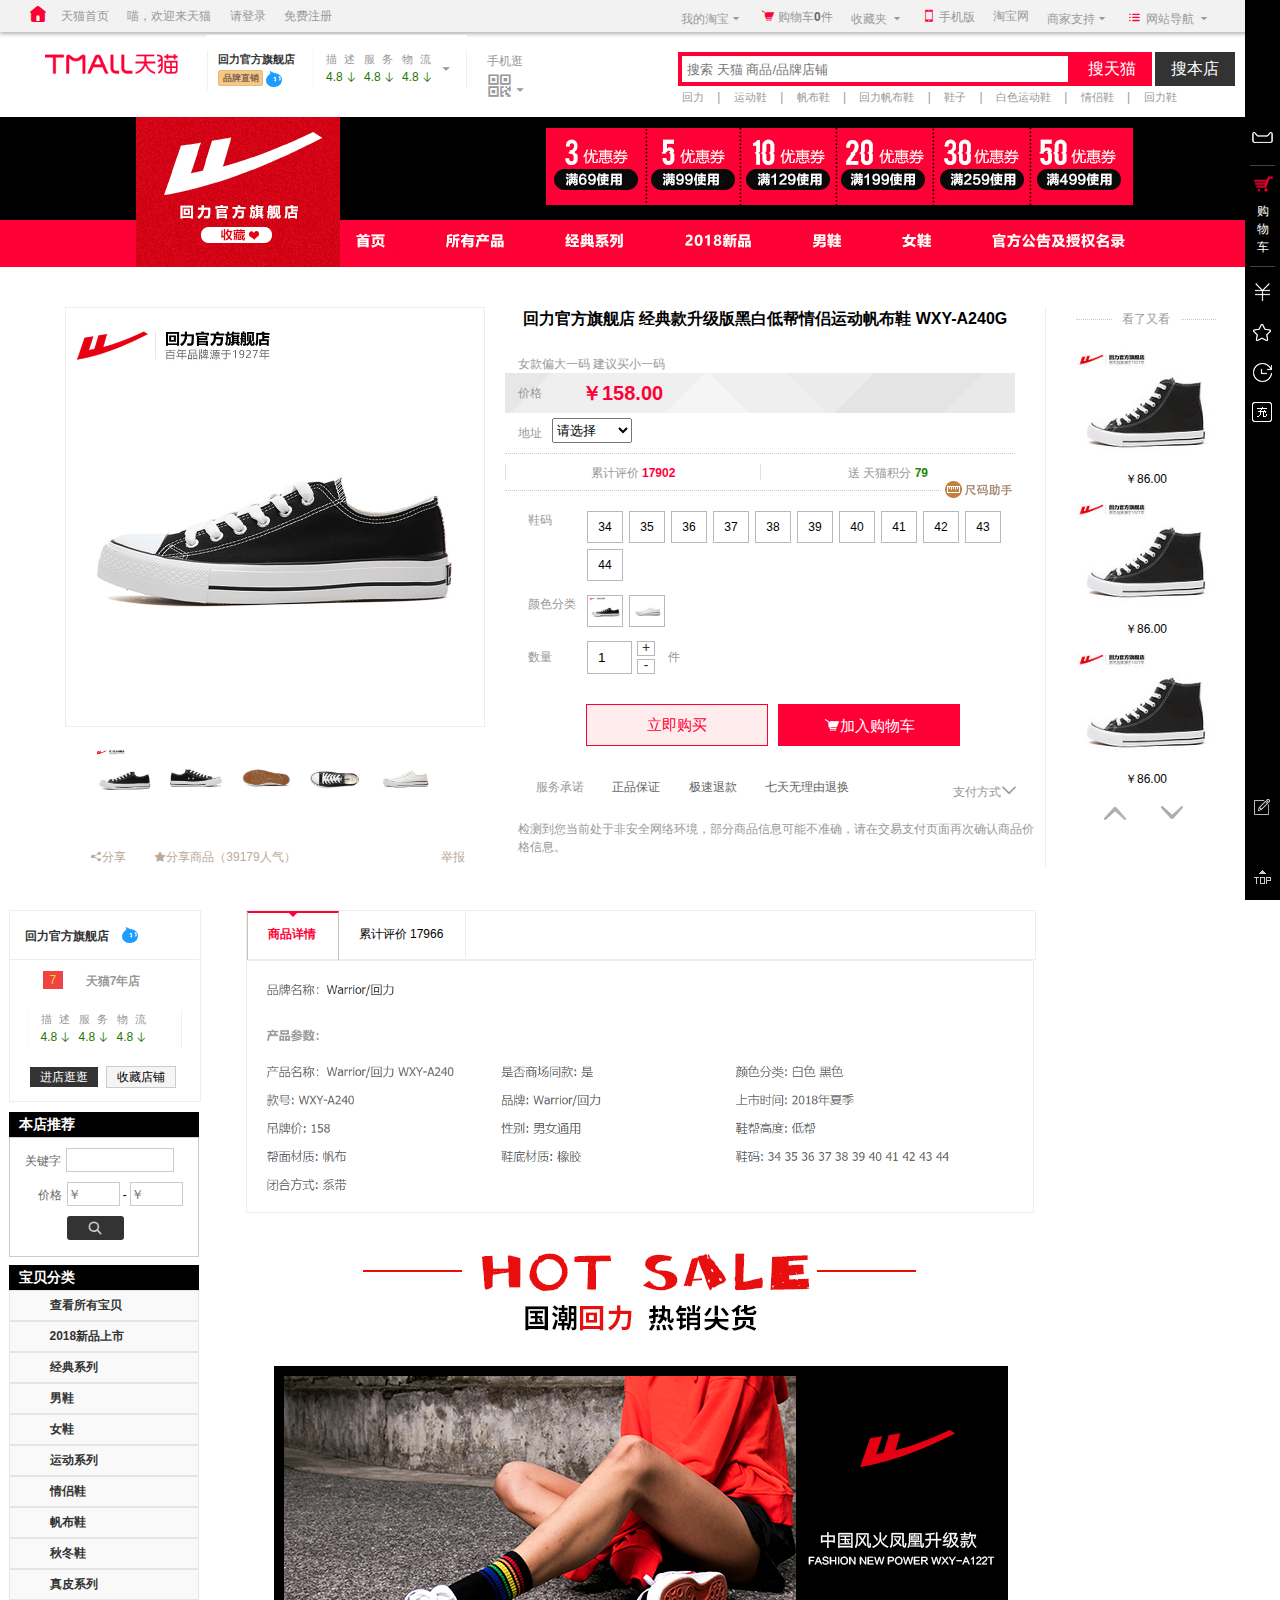
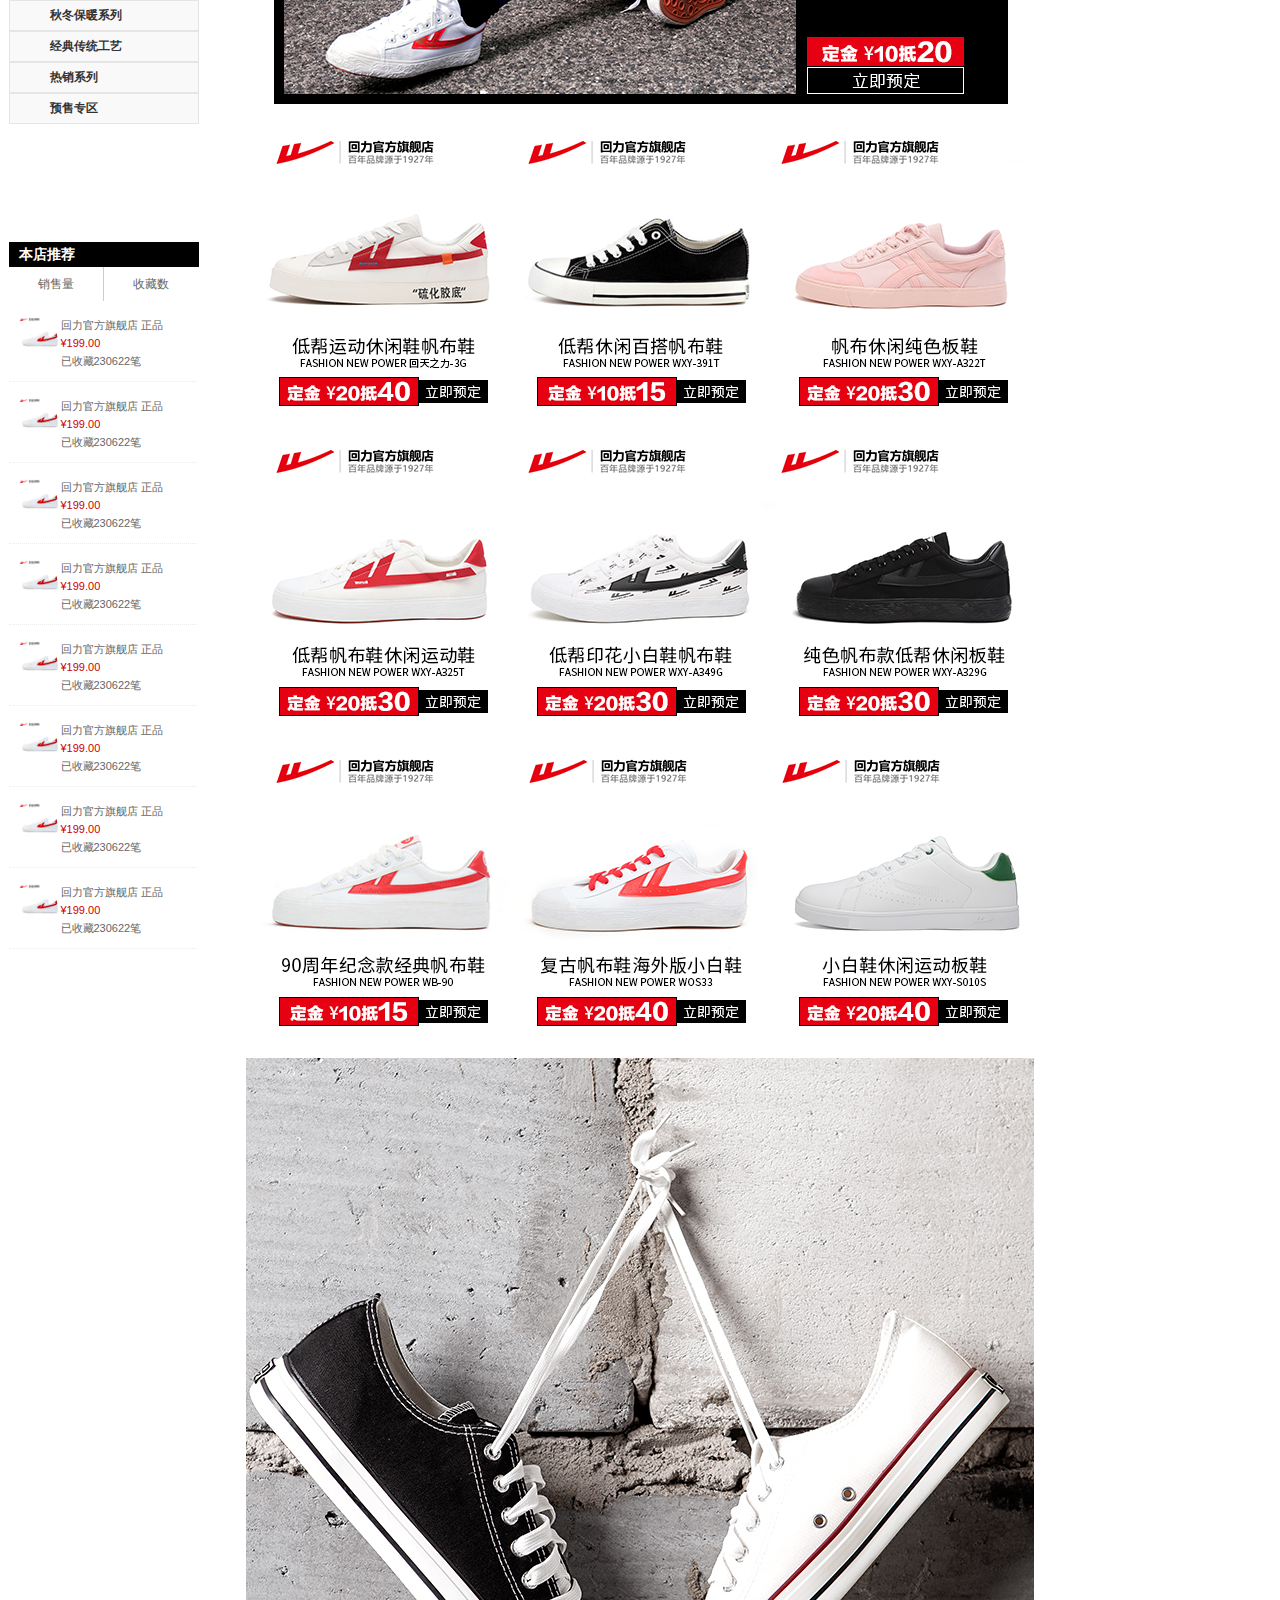
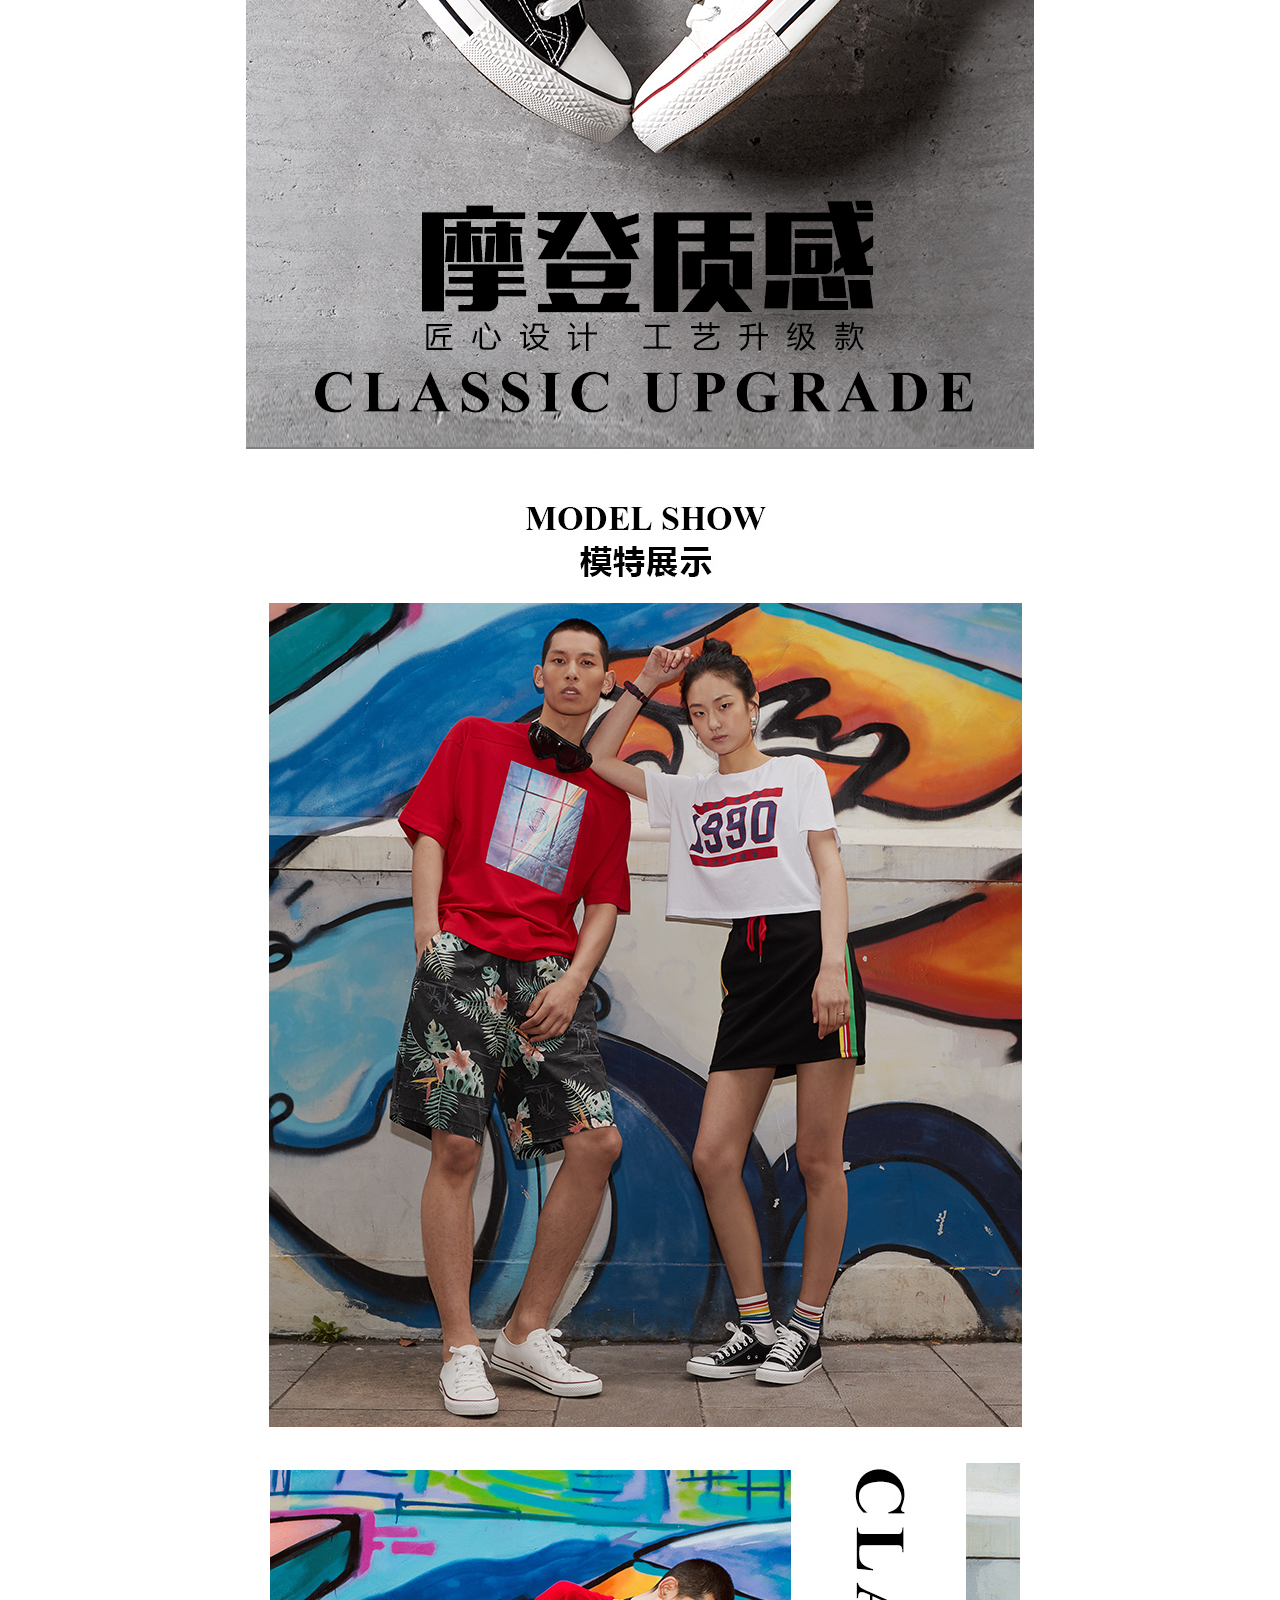
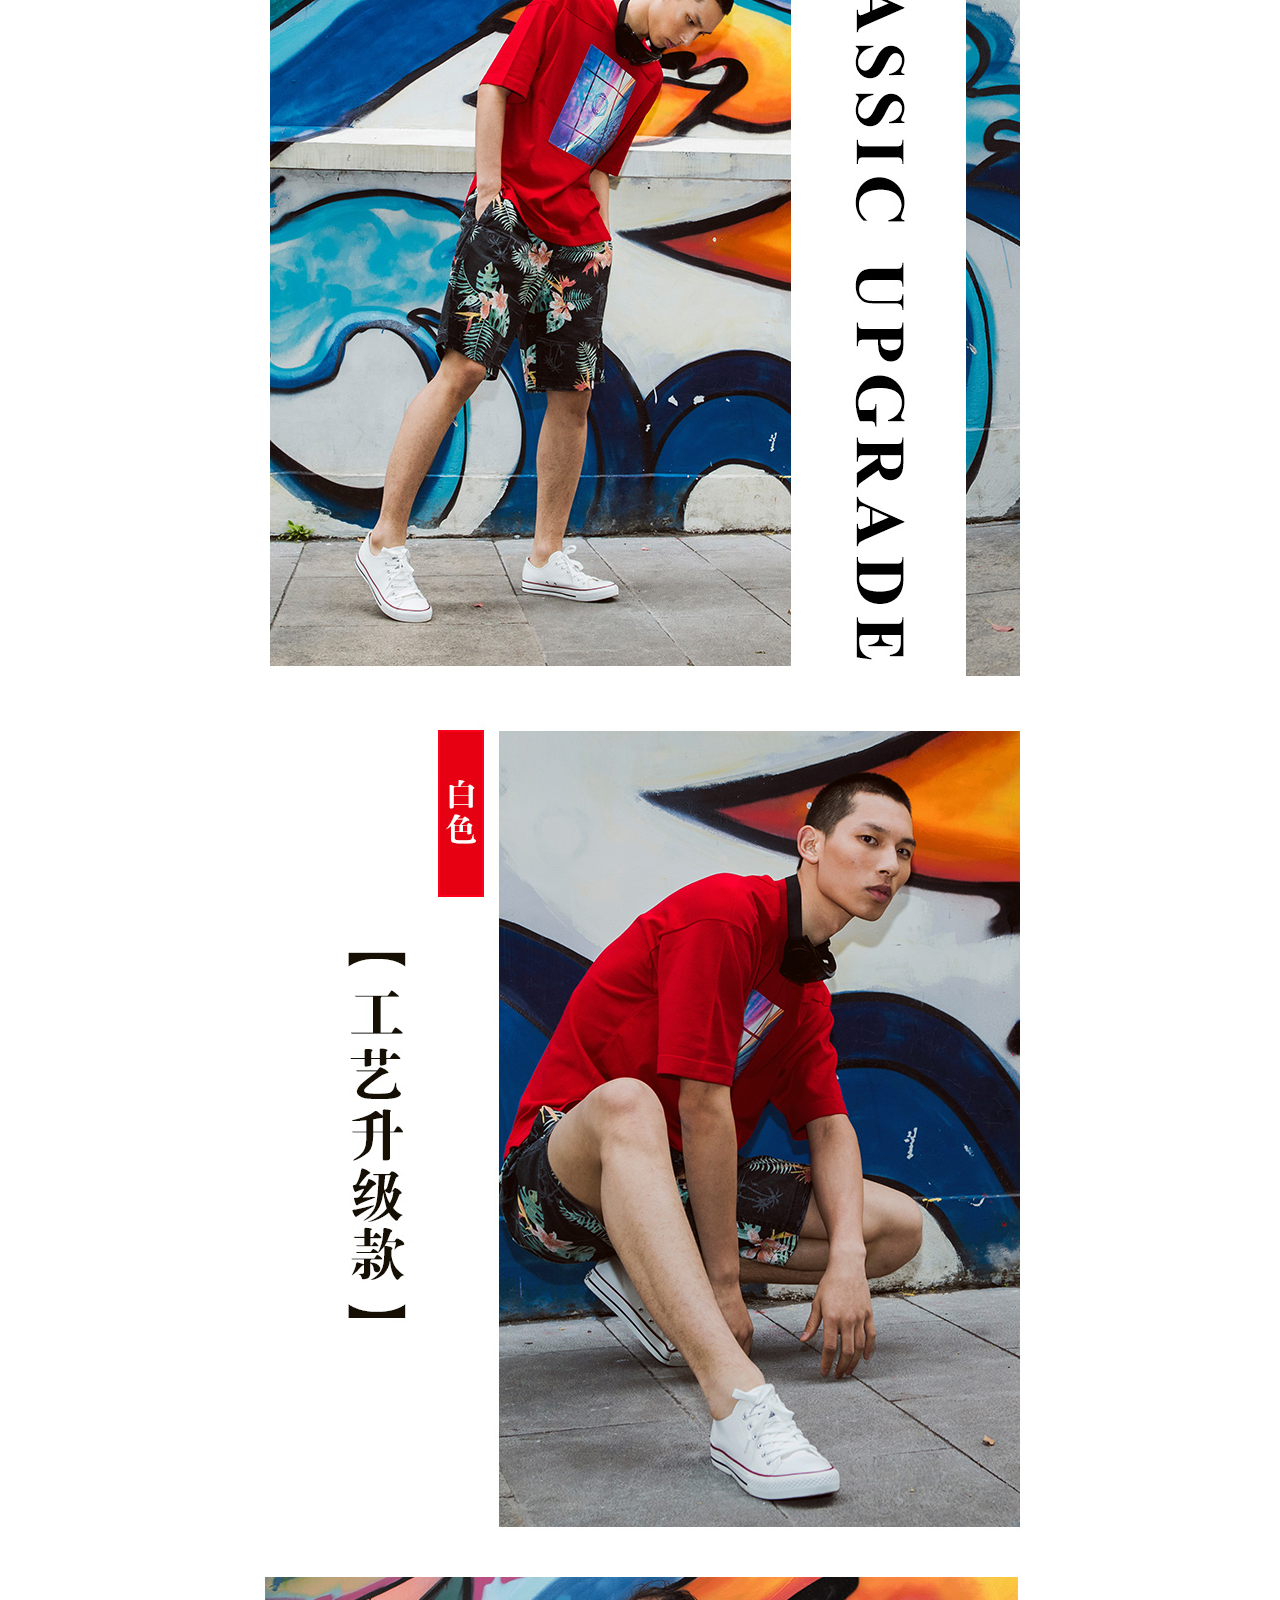
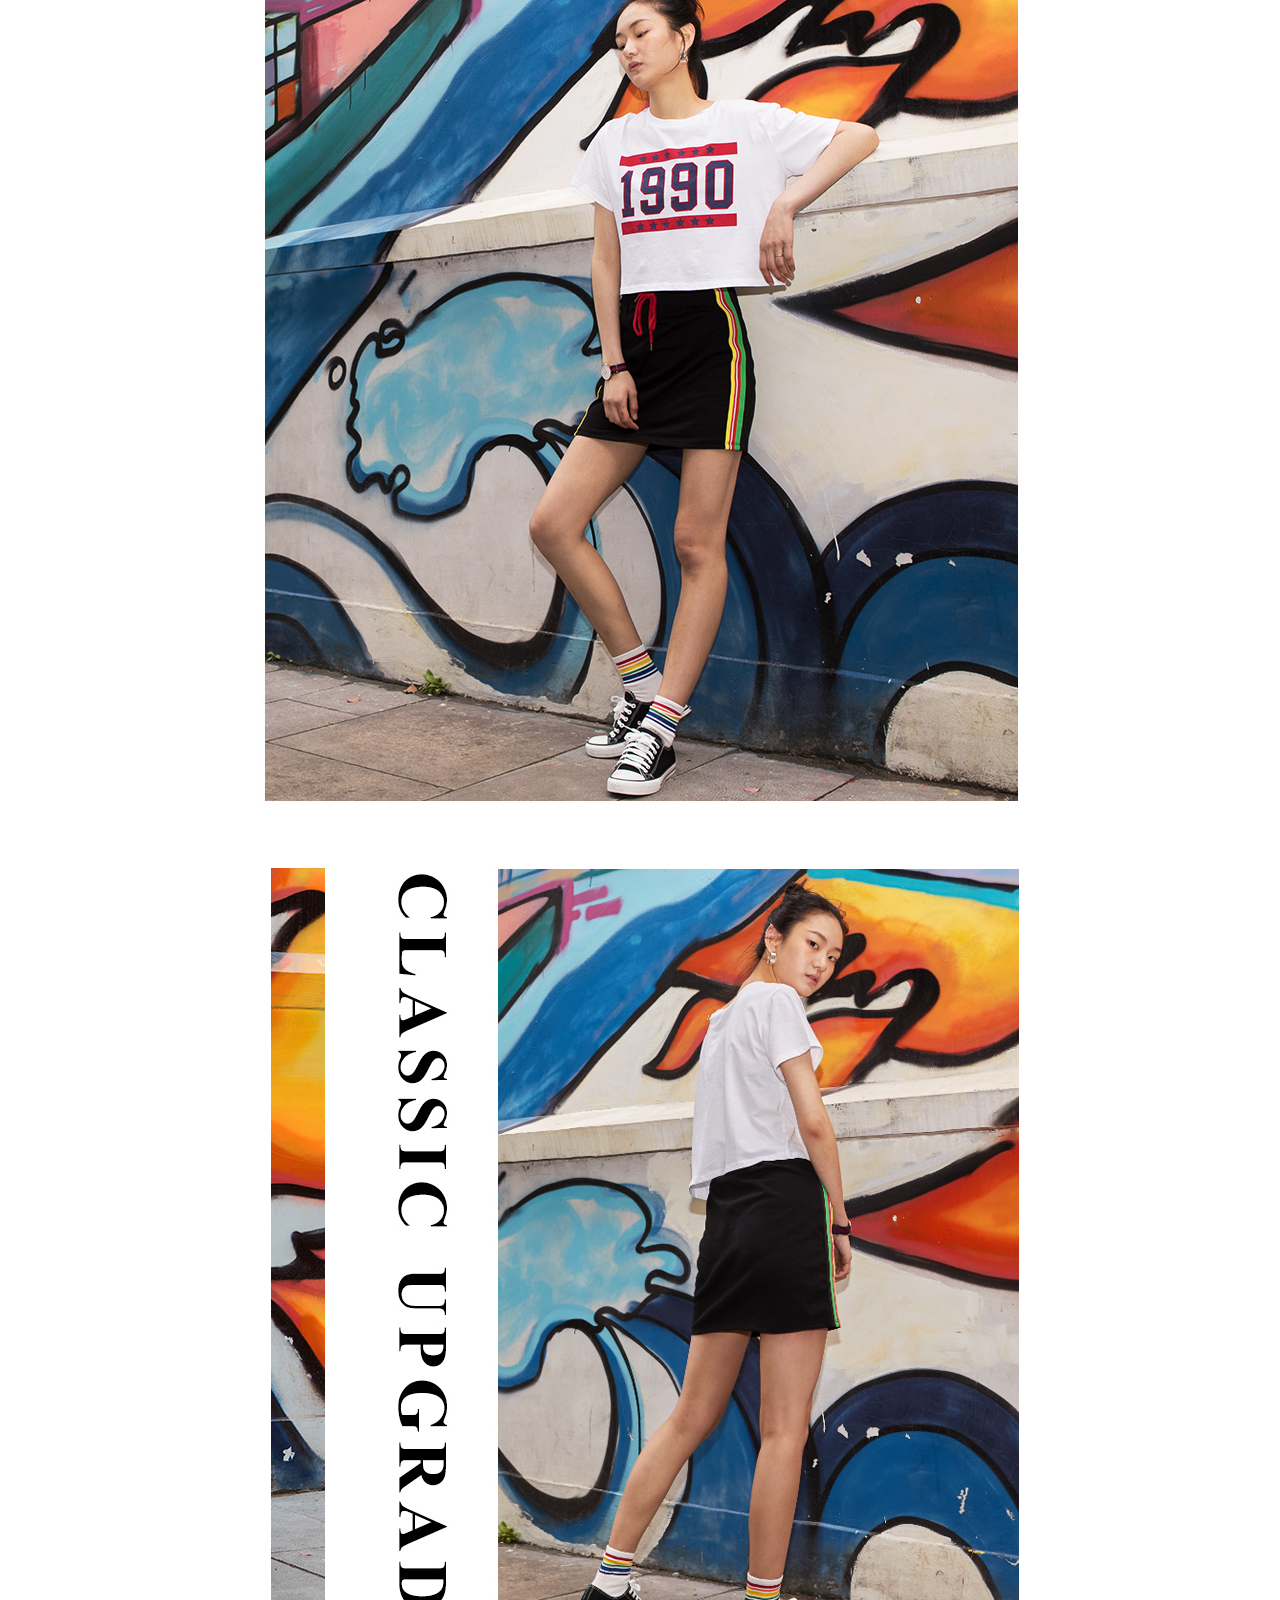
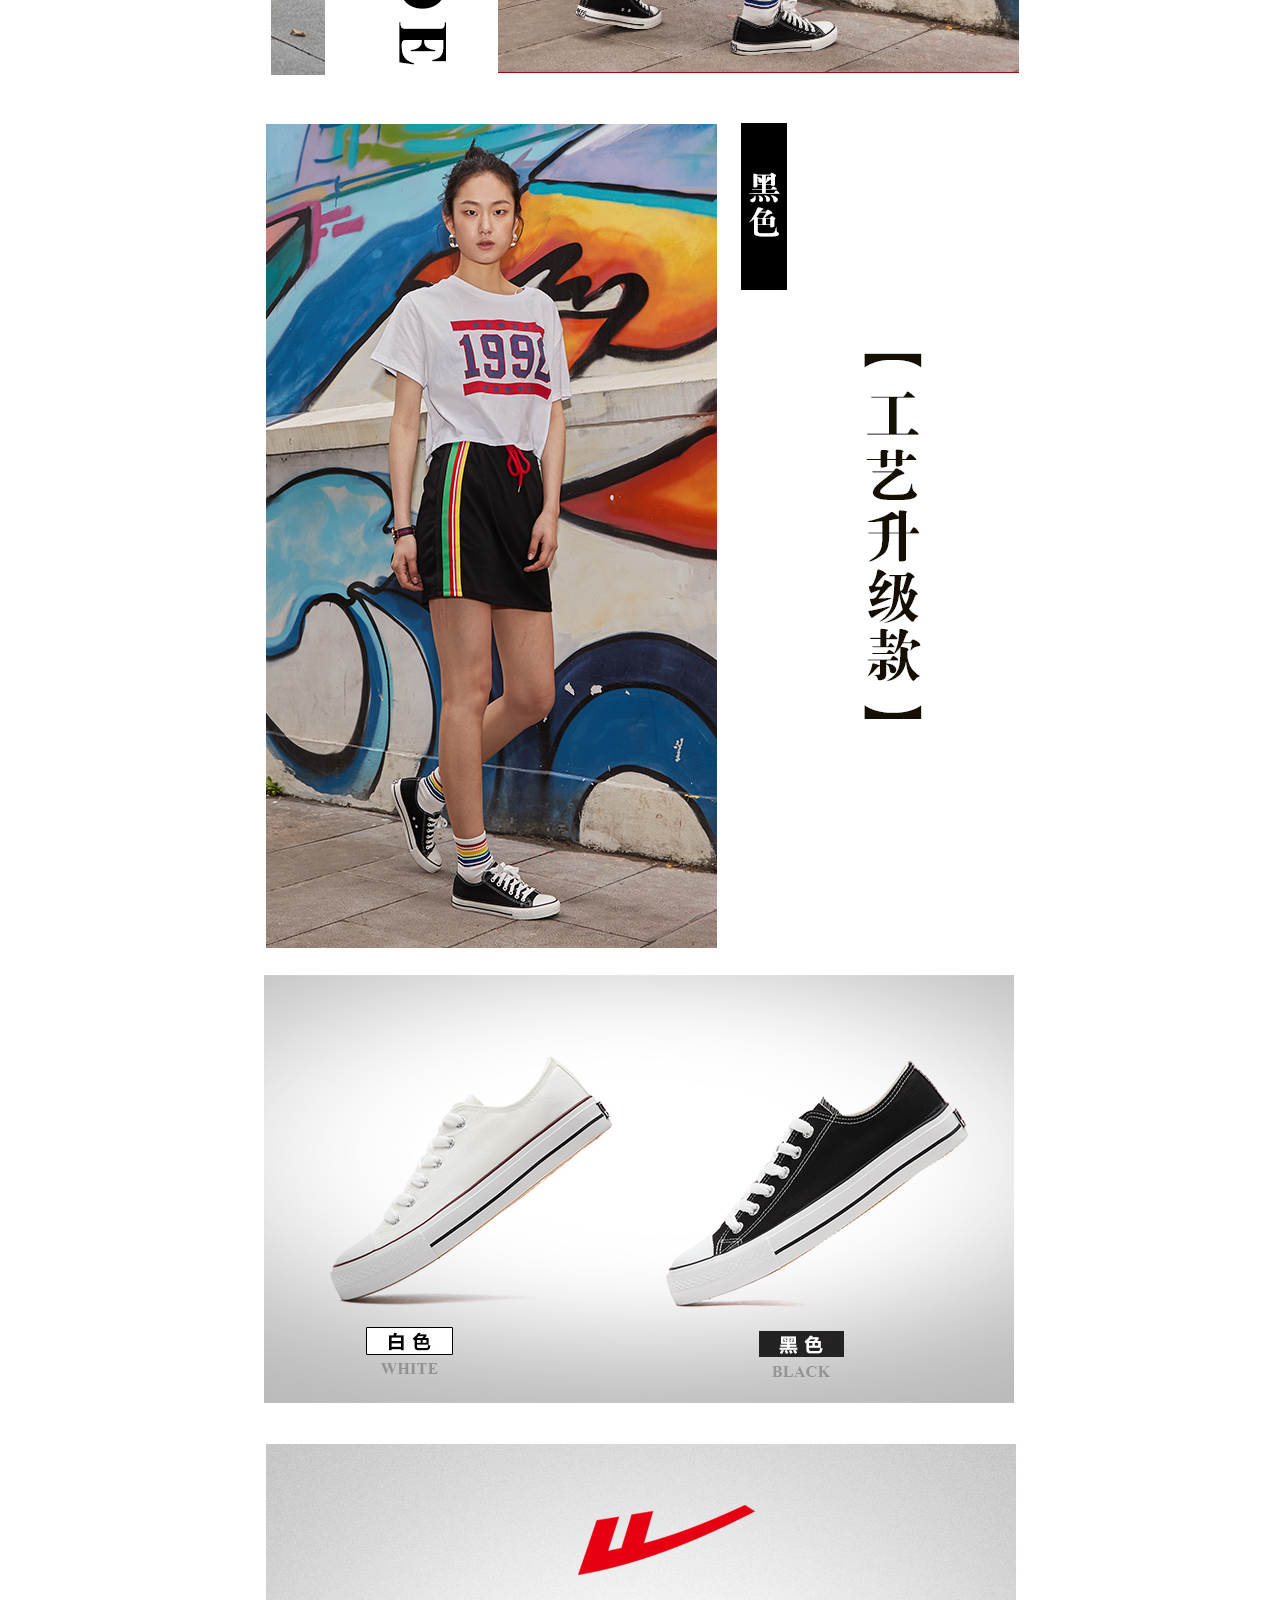
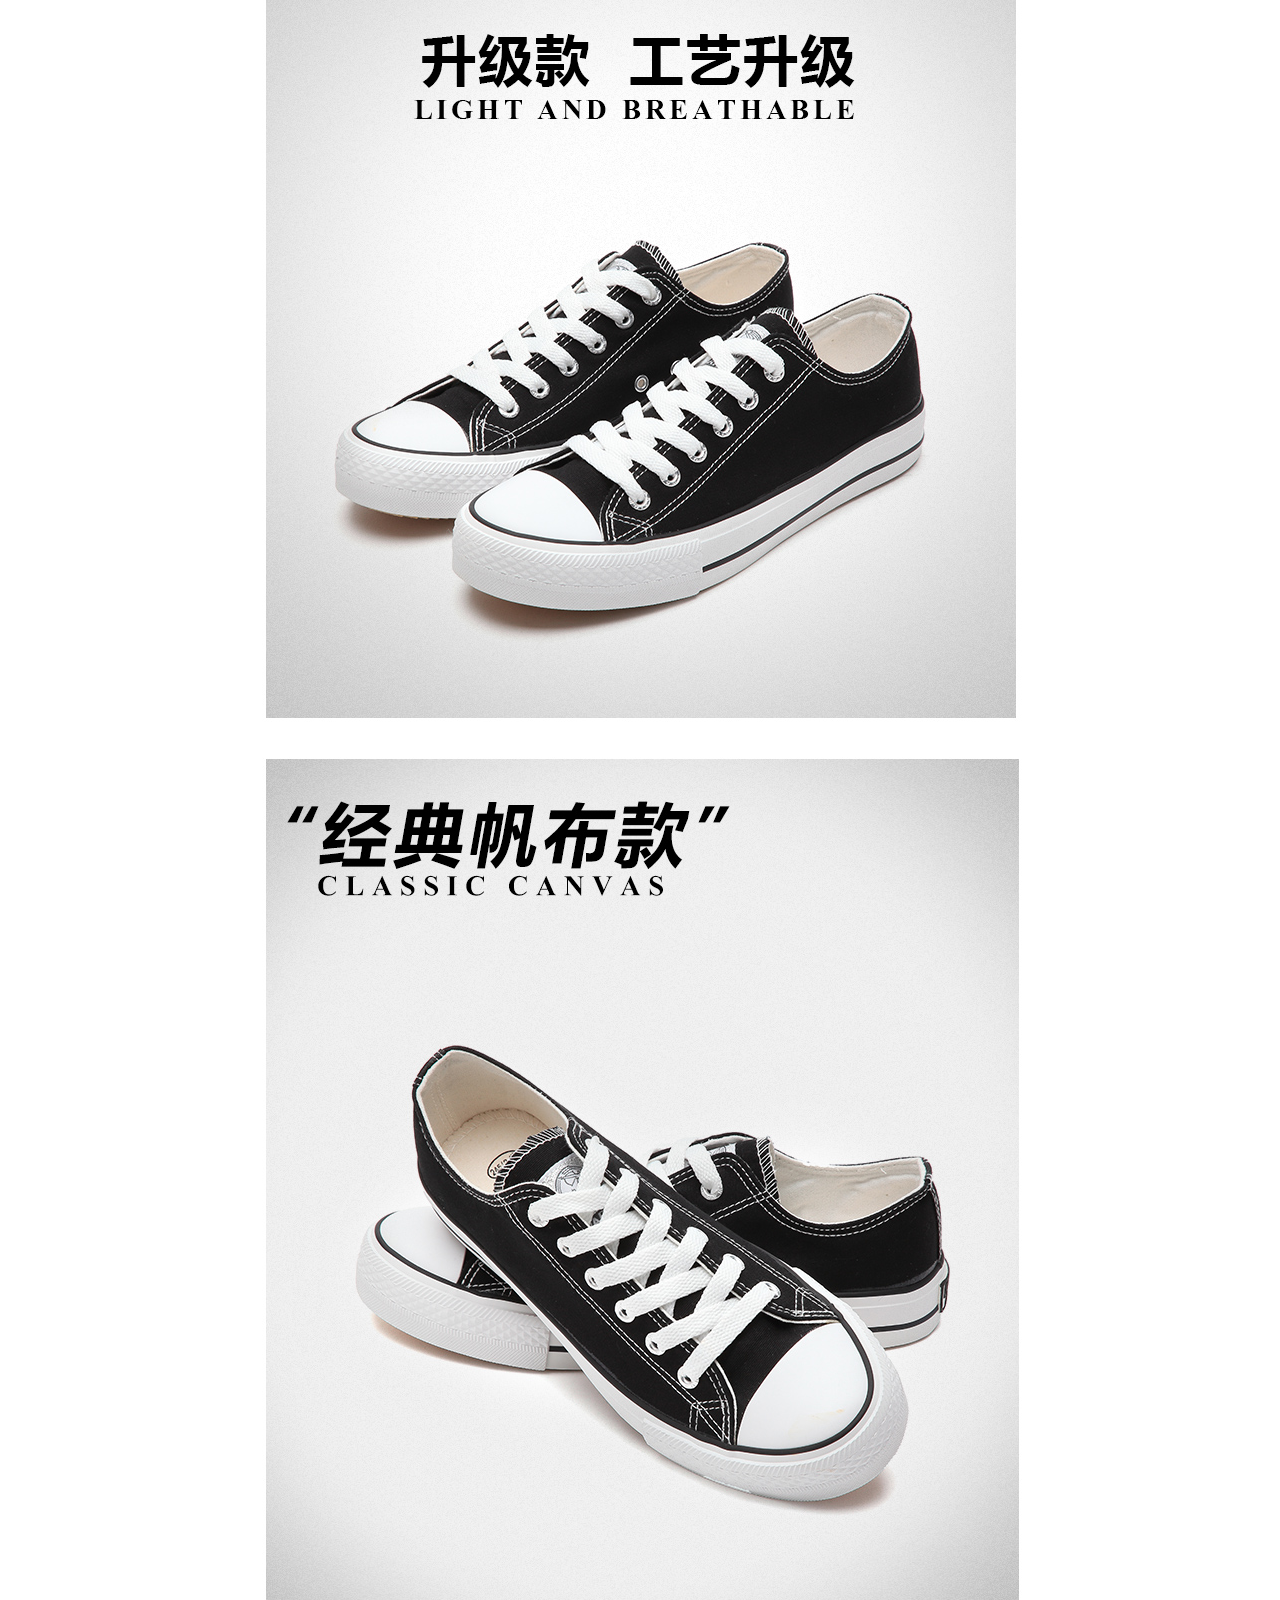
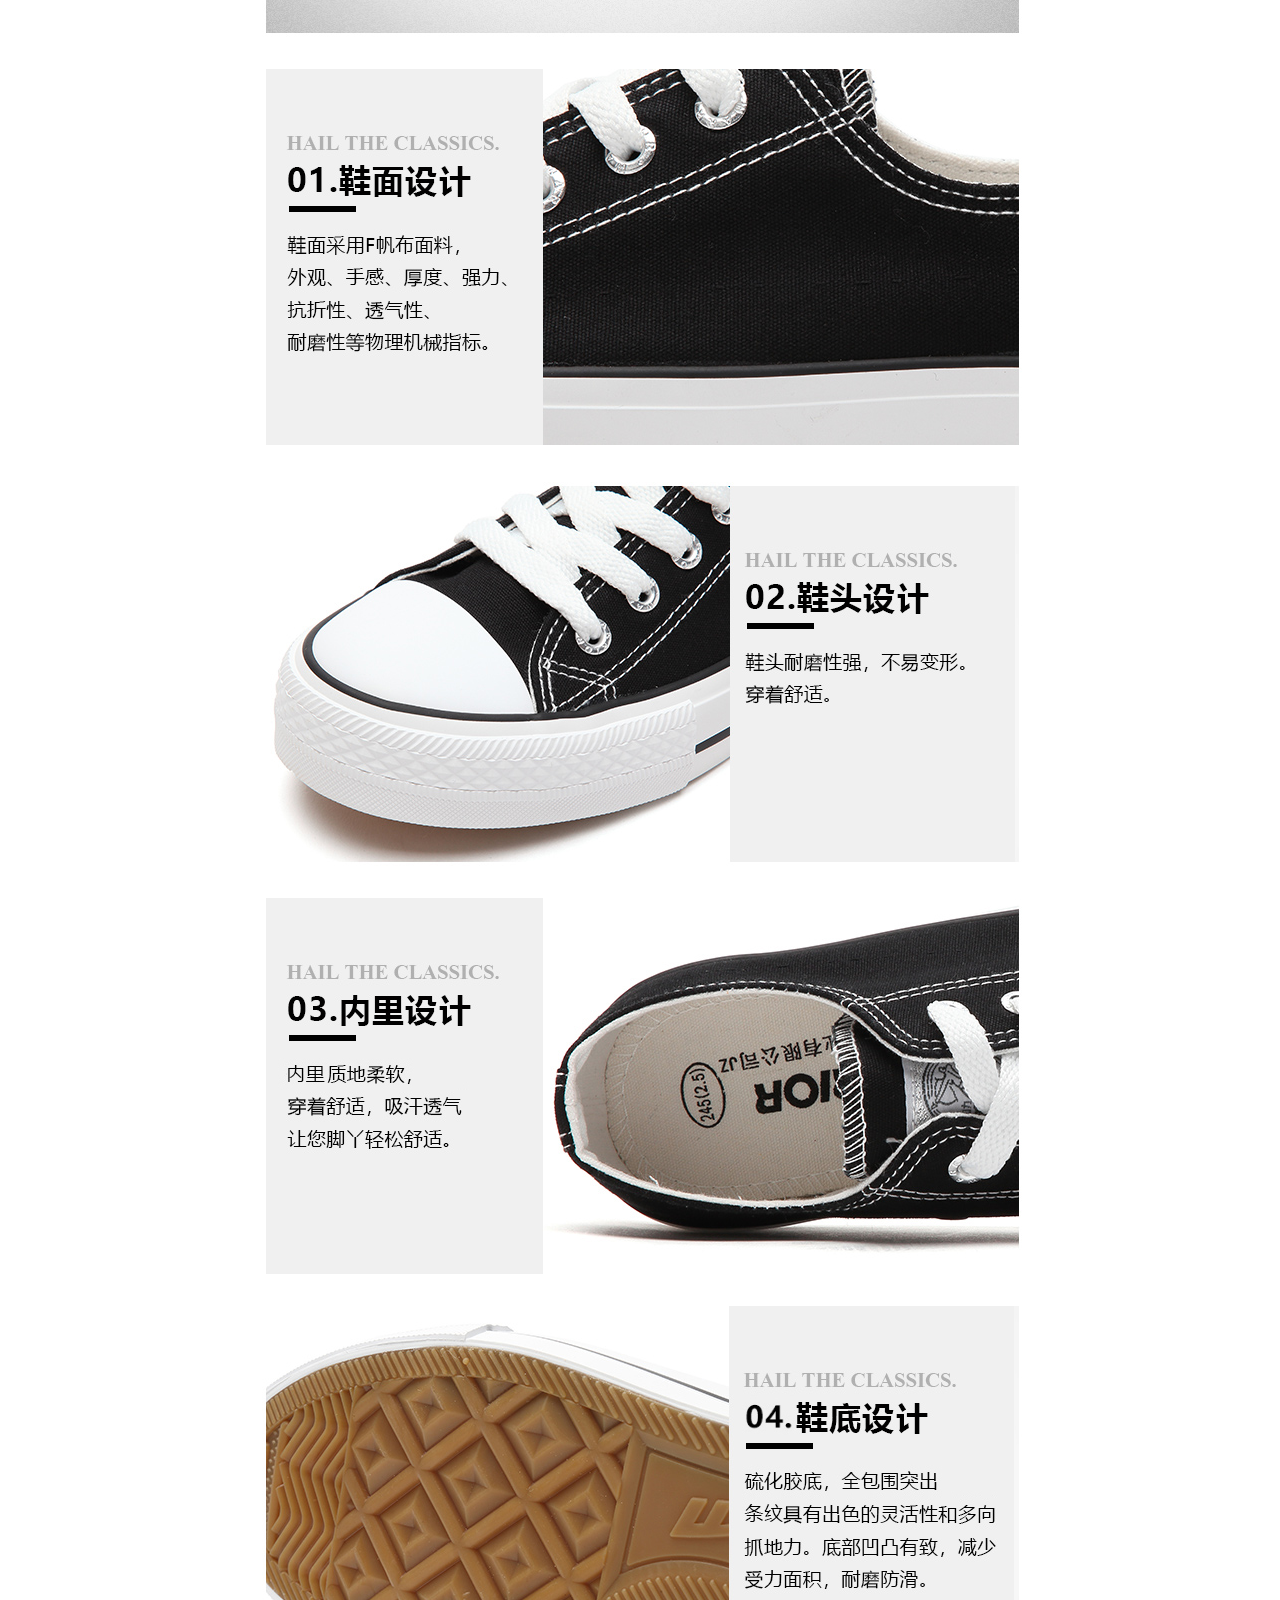
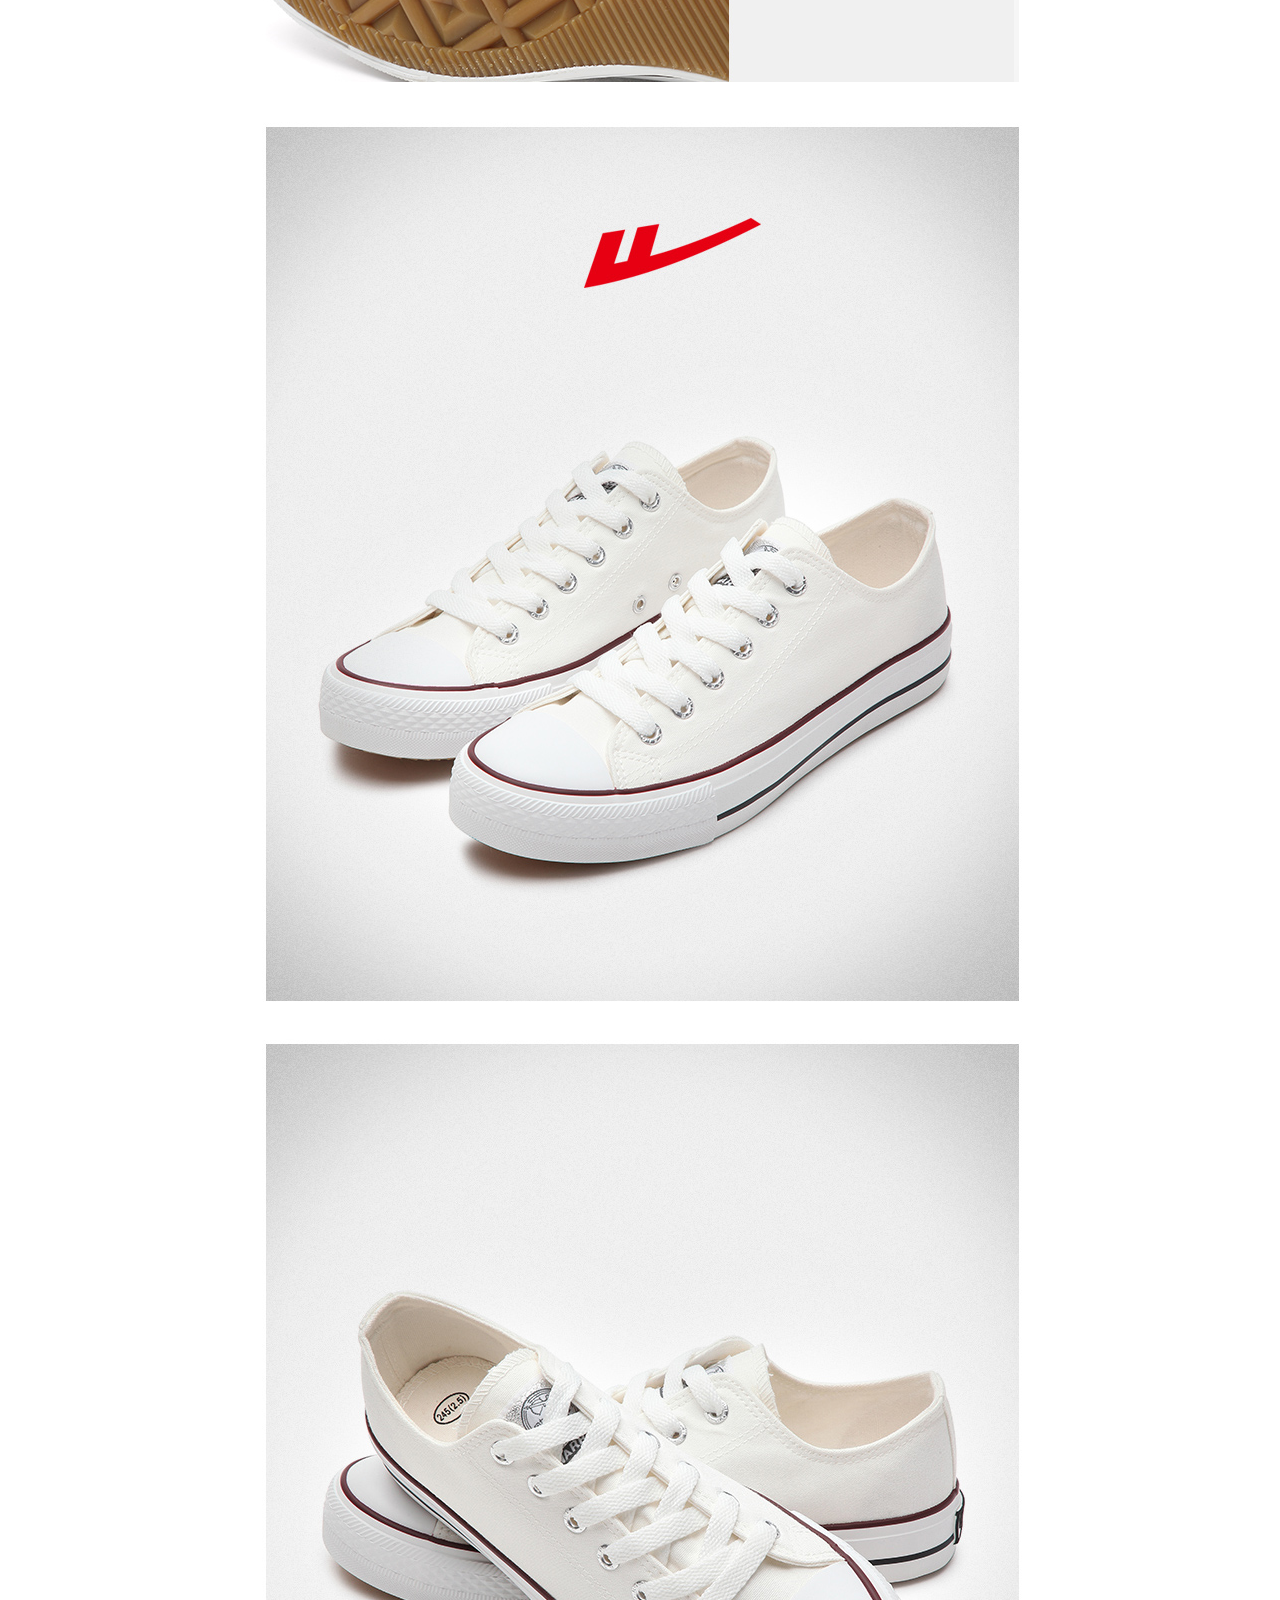
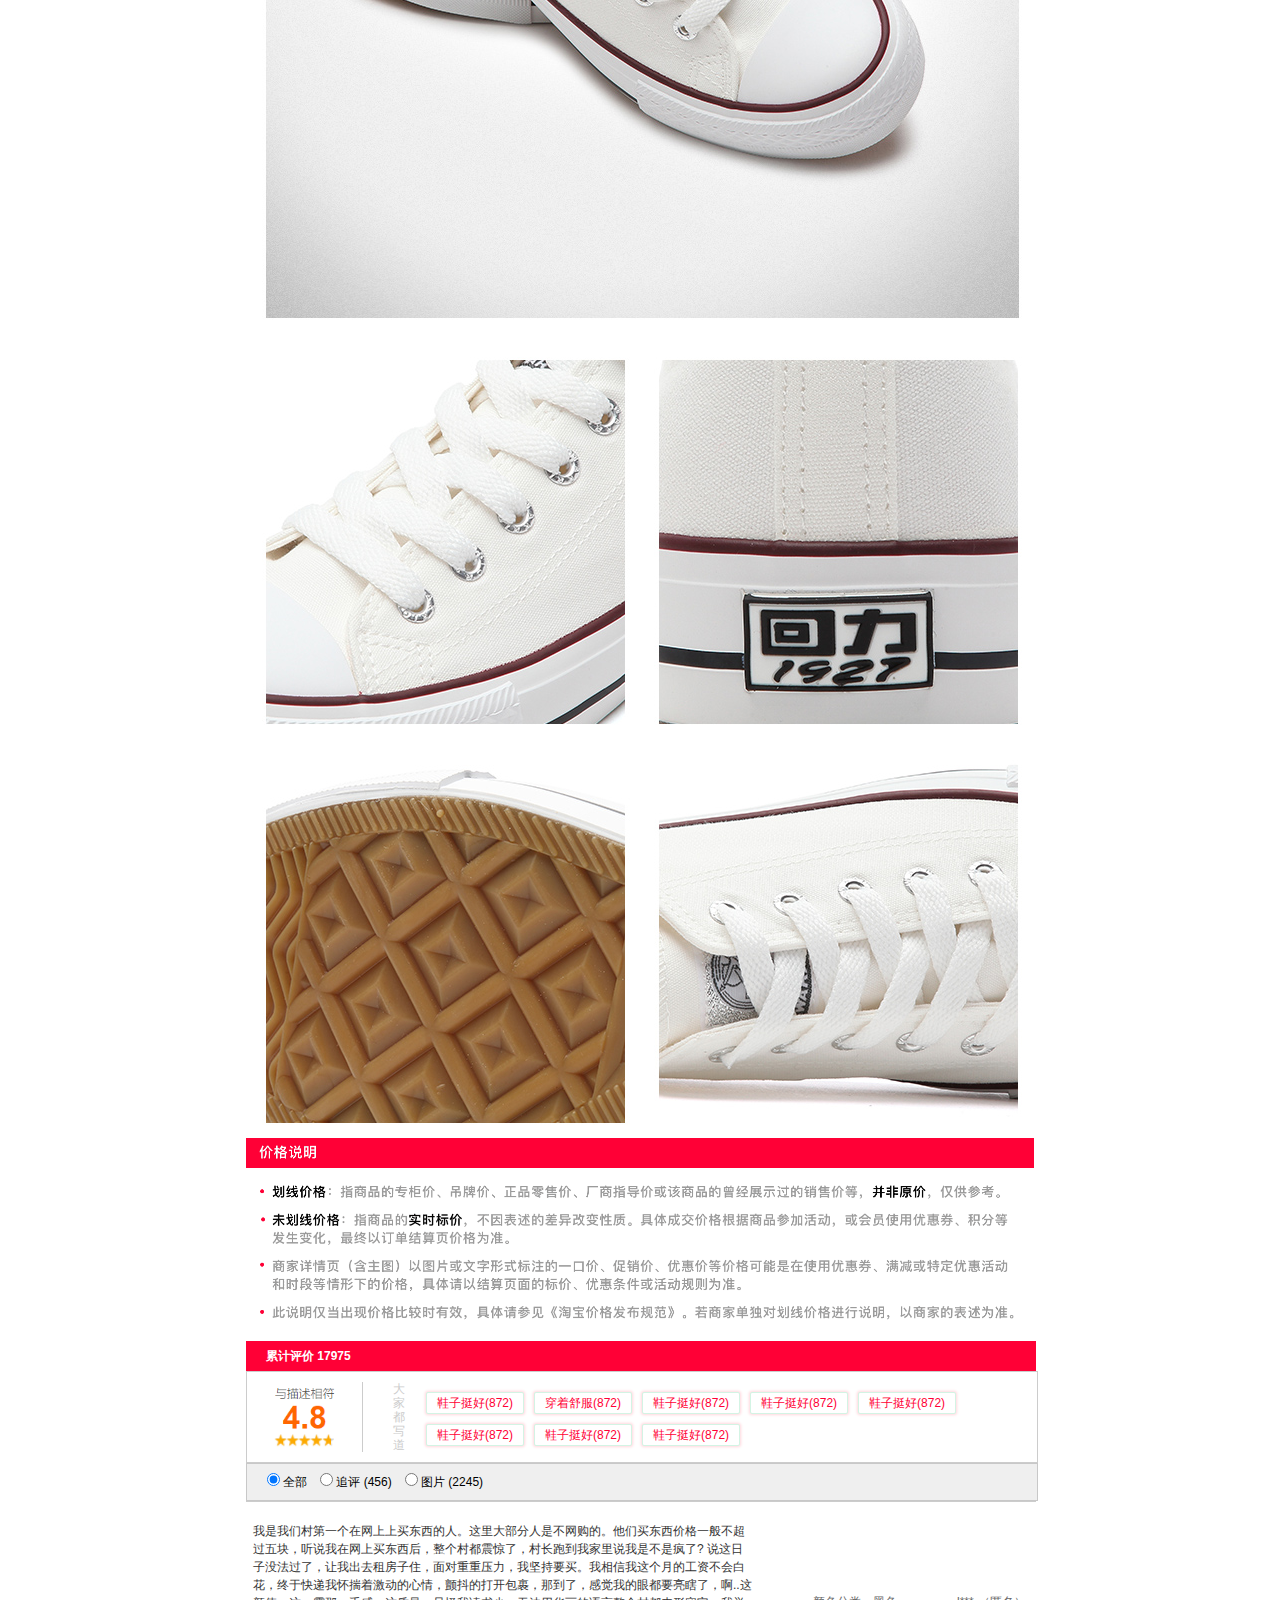
<file: details.html>
<!DOCTYPE html>
<html>
<head>
	<meta charset="utf-8">
	<title>详细页</title>
	
	<!--字体图标-->
	<link rel="stylesheet" type="text/css" href="font/iconfont.css">
	<link rel="stylesheet" type="text/css" href="font/iconfont5.css">
	<link rel="stylesheet" type="text/css" href="font/iconfont6.css">
	<link rel="stylesheet" type="text/css" href="font/iconfont7.css">
	<link rel="stylesheet" type="text/css" href="font/iconfont8.css">



	<link rel="stylesheet" type="text/css" href="assets/css/reset.css">
	<link rel="stylesheet" type="text/css" href="assets/css/details.css">
	<script src="assets/js/jquery-1.8.3.min.js"></script>
	<script src="assets/js/details.js"></script>
	<body style="overflow-x:hidden;overflow-y:auto;">
</head>
<body>
	<!--右边固定栏-->
	<div class="fixure_right over">
		<div class="fix_r_log">
			<img src="image/home/fwefwe.png">
		</div>
		<div class="fix_gouwu">
			<div>
				<div class="fix_gouwu_img"></div>
				<span>购<br>物<br>车</span>
			</div>
		</div>
		<div class="fix_img"><img src="image/home/hghwe.png"></div>
		<div class="fix_img"><img src="image/home/nfjw.png"></div>
		<div class="fix_img"><img src="image/home/hfwhf.png"></div>
		<div class="fix_img"><img src="image/home/efhwle.png"></div>

		<div class="fix_img fix_img3"><img src="image/home/hawfwkl.png"></div>
		<div class="fix_img fix_img1"><img src="image/home/alhgwel.png"></div>
	</div>


	<!-- 头部导航 -->
	<div class="navcont">
		<div class="navchild">
			<div class="hover_a fl navchild_1">
				<span><i class="iconfont icon-fangzi"></i><a href="index.html">天猫首页</a></span>
				<span>喵，欢迎来天猫</span>
				<a href="login.html">请登录</a>
				<a href="register.html">免费注册</a>
			</div>
			<div class="hover_a fr navchild_2">
				<ul>
					<li><a href="" class="navchild_2_a">我的淘宝</a><i class="iconfont icon-sanjiao"></i>
						<div class="navchild_box1">
							<p><a href="">已买到的宝贝</a></p>
							<p><a href="">已卖出的宝贝</a></p>
						</div>
					</li>
					<li>
						<i class="iconfont icon-gouwuche2 font_red"></i>
						<a href="">购物车<span>0</span>件</a>
					</li>
					<li><a href="" class="navchild_2_a">收藏夹</a>
						<i class="iconfont icon-sanjiao"></i>
						<div class="navchild_box1">
							<p><a href="">收藏的宝贝</a></p>
							<p><a href="">收藏的店铺</a></p>
						</div>
					</li>
					<li>
						<i class="iconfont icon-shouji font_red"></i>
						<a href="">手机版</a>
						<div class="navchild_box2">
							<div class="navchild_box2_1"></div>
							<div class="navchild_box2_2"></div>
							<b></b>
						</div>
					</li>
					<li><a href="">淘宝网</a></li>
					<li><a href="" class="navchild_2_a">商家支持</a><i class="iconfont icon-sanjiao"></i>
						<div class="navchild_box3">
							<ul>
								<li class="navchild_box3_1">
									<h3>商家：</h3>

									<a href="">商家中心</a>
									<a href="">天猫规则</a>
									<a href="">商家入驻</a>
									<a href="">运营服务</a>
									<a href="">商家品控</a>
									<a href="">商家工具</a>
									<a href="">天猫智库</a>
									<a href="">喵言喵语</a>
								</li>
								<li class="navchild_box3_2 navchild_box3_1">
									<h3>帮助：</h3>
									<a href="">帮助中心</a>
									<a href="">问商友</a>
								</li>	
							</ul>
						</div>
					</li>
					<li>
						<div><i class="iconfont icon-caidan icon-caidan_1 font_red"></i>
						网站导航
						<i class="iconfont icon-sanjiao rotate"></i></div>
						<div class="navchild_box4">
							<div class="navchild_box4_1 fl">
								<h3>热点推荐 Hot</h3>
								<ul>
									<li><a href="">天猫超市</a></li>
									<li><a href="">喵鲜生</a></li>
									<li><a href="">科技新品</a><div class="navchild_box4_N"></div></li>
									<li><a href="">女装新品</a><div class="navchild_box4_H"></div></li>
									<li><a href="">酷玩街</a></li>
									<li><a href="">内衣新品</a><div class="navchild_box4_H"></div></li>
									<li><a href="">试美妆</a></li>
									<li><a href="">运动新品</a></li>
									<li><a href="">时尚先生</a><div class="navchild_box4_H"></div></li>
									<li><a href="">精明妈咪</a></li>
									<li><a href="">吃乐会</a><div class="navchild_box4_N navchild_box4_N_3"></div></li>
									<li><a href="">企业采购</a></li>
									<li><a href="">会员积分</a></li>
									<li><a href="">天猫国际</a></li>
									<li><a href="">品质频道</a></li>
								</ul>
							</div>
							<div class="navchild_box4_2 navchild_box4_1 fl">
								<h3>行业市场 Market</h3>
								<ul>
									<li><a href="">美妆</a></li>
									<li><a href="">电器</a></li>
									<li><a href="">女装</a><div class="navchild_box4_H navchild_box4_N_2"></div></li>
									<li><a href="">男装</a><div class="navchild_box4_H navchild_box4_N_2"></div></li>
									<li><a href="">女鞋</a></li>
									<li><a href="">男鞋</a></li>
									<li><a href="">内衣</a><div class="navchild_box4_H navchild_box4_N_2"></div></li>
									<li><a href="">箱包</a></li>
									<li><a href="">运动</a></li>
									<li><a href="">母婴</a></li>
									<li><a href="">家装</a></li>
									<li><a href="">医药</a></li>
									<li><a href="">食品</a></li>
									<li><a href="">配饰</a><div class="navchild_box4_N navchild_box4_N_2"></div></li>
									<li><a href="">汽车</a></li>
								</ul>
							</div>
							
							<div class="navchild_box4_3 navchild_box4_1 fl">
								<h3>服务指南 Help</h3>
								<ul>
									<li><a href="">帮助中心</a></li>
									<li><a href="">品质保障</a></li>
									<br><li><a href="">特色服务</a></li>
									<li><a href="">7天退换货</a></div></li>
								</ul>
							</div>
							
						</div>
					</li>
						
				</ul>
			</div>
		</div>
	</div>
	
	<!-- 搜索框 -->
	<div class="searchbar">
		<div class="ser_log"><a href="index.html"><img src="image/details/TB11ojWRXXXXXafaFXXXXXXXXXX-190-27.png"></a></div>
		<div class="sear_con">
			<div class="ser_conA">
				<a href="">回力官方旗舰店</a>
				<span>品牌直销</span>
				<a href="" class="ser_conA_a"></a>
			</div>
			<div class="ser_conB">
				<div class="ser_conB_1">
					<div class="ser_conB_1A">描<span>述</span></div>
					<br>
					<div class="ser_conB_1B">
						<span>4.8</span>
						<i class="iconfont icon-jiantou22"></i>
					</div>
				</div>
				<div class="ser_conB_1">
					<div class="ser_conB_1A">服<span>务</span></div>
					<br>
					<div class="ser_conB_1B">
						<span>4.8</span>
						<i class="iconfont icon-jiantou22"></i>
					</div>
				</div>
				<div class="ser_conB_1">
					<div class="ser_conB_1A">物<span>流</span></div>
					<br>
					<div class="ser_conB_1B">
						<span>4.8</span>
						<i class="iconfont icon-jiantou22"></i>
					</div>
				</div>
				<i class="iconfont icon-sanjiao"></i>
			</div>
		</div>
		<div class="ser_ewm">
			<span>手机逛</span><br>
			<div><i class="iconfont icon-erweima"></i><i class="iconfont icon-sanjiao"></i></div>
		</div>
		<div class="ser_ss">
			<form class="search">
				<input type="text" name=""  placeholder="搜索 天猫 商品/品牌店铺">
				<button>搜天猫</button>
				<button>搜本店</button>
			</form>
			<div class="searchbar_R_a">
				<a href="">回力</a> |
				<a href="">运动鞋</a> |
				<a href="">帆布鞋</a> |
				<a href="">回力帆布鞋</a> |
				<a href="">鞋子</a> |
				<a href="">白色运动鞋</a> |
				<a href="">情侣鞋</a> |
				<a href="">回力鞋</a>
			</div>
		</div>
	</div>
	<div class="store">
		<div class="storeA_1">
			<div class="storeA_1_1">
				<a href="" class="storeA_a"><img src="image/details/TB18FiOiYvpK1RjSZPiSuvmwXXa.jpg"></a>
			</div>
		</div>
		<div class="storeA_2"></div>
		
	</div>
	
	<!-- 中间部分 -->
	<div class="content">

		<!-- 放大镜效果 -->
		<div class="magnifier fl">
			<div class="magn_min">
				<img src="image/details/TB2xzOpAb1YBuNjSszhXXcUsFXa_!!896683320-0-item_pic.jpg" alt="" id="smallpic">
				<div id="move"></div>
			</div>
			<div class="magn_max">
				<img src="image/details/TB2xzOpAb1YBuNjSszhXXcUsFXa_!!896683320-0-item_pic.jpg" id="bigpic">
			</div>
			<ul class="magn_li clearfix">
				<li><img src="image/details/TB2xzOpAb1YBuNjSszhXXcUsFXa_!!896683320-0-item_pic.jpg">
				<div class="magn_li_1"></div>
				</li>
				<li><img src="image/details/TB2P9LCvr9YBuNjy0FgXXcxcXXa_!!896683320.jpg">
				<div class="magn_li_1"></div>
				</li>
				<li><img src="image/details/TB2d5lmhrwrBKNjSZPcXXXpapXa_!!896683320.jpg">
				<div class="magn_li_1"></div>
				</li>
				<li><img src="image/details/TB259pTncyYBuNkSnfoXXcWgVXa_!!896683320.jpg"></li>
				<li><img src="image/details/TB2EM5ShpkoBKNjSZFkXXb4tFXa_!!896683320.jpg">
				<div class="magn_li_1"></div>
				</li>
			</ul>
			<div class="magn_fool">
				<span><i class="iconfont icon-fenxiang"></i>分享</span>
				<span><i class="iconfont icon-star"></i>分享商品（39179人气）</span>
				<a href="">举报</a>
			</div>
		</div>
		<div class="con_box fl">
			<h3>回力官方旗舰店 经典款升级版黑白低帮情侣运动帆布鞋 WXY-A240G</h3>
			<p>女款偏大一码 建议买小一码</p>
			<div class="con_box_A">
				<span>价格</span>
				<h2>￥158.00</h2>
			</div>
			<div class="con_box_B con_box_A over">
				<span>地址</span>
				<select name="pro" id="pro">
				<!-- 空选项 -->
				</select>
				<!-- 城市 先隐藏 选择省份后显示城市 -->
				<select name="city" id="city">
				</select>
			</div>
			<div class="con_box_C">
				<div class="con_box_C1">
					<span>累计评价</span>
					<b>17902</b>
				</div>
				<div class="con_box_C2">
					<span>送	天猫积分</span>
					<b>79</b>
				</div>
				<div class="con_box_C3">
				</div>
			</div>
			<div class="con_box_D">
				<span>鞋码</span>
				<ul class="con_box_D_ul">
					<li>34<span></span></li>
					<li>35<span></span></li>
					<li>36<span></span></li>
					<li>37<span></span></li>
					<li>38<span></span></li>
					<li>39<span></span></li>
					<li>40<span></span></li>
					<li>41<span></span></li>
					<li>42<span></span></li>
					<li>43<span></span></li>
					<li>44<span></span></li>
				</ul>

			</div>
			<div class="con_box_D con_box_D_1">
				<span>颜色分类</span>
				<ul class="con_box_D_ulA">
					<li><img src="image/details/TB2xzOpAb1YBuNjSszhXXcUsFXa_!!896683320-0-item_pic.jpg"><span></span></li>
					<li><img src="image/details/TB2EM5ShpkoBKNjSZFkXXb4tFXa_!!896683320.jpg"><span></span></li>
					
				</ul>

			</div>
			<div class="con_box_E">
				<span>数量</span>
				<!-- <input type="number" name="age" value="1" min="1" max="130"> -->
				<input type="text" value="1" name="" class="shuliang fl">
				<div>
					<div class="sl_an sl_an1">+</div>
					<div class="sl_an sl_an2">-</div>
				</div>
				<span>件</span>
			</div>
			<div class="con_box_F">
				<a href="">
					<div>立即购买</div>
				</a>
				<a href="">
					<div><i class="iconfont icon-gouwuche2"></i>加入购物车</div>
				</a>
			</div>
			<p>
				<span>服务承诺</span>
				<a href="">正品保证</a>
				<a href="">极速退款</a>
				<a href="">七天无理由退换</a>
				<span>支付方式<i class="iconfont icon-iconfontjiantou"></i></span>
			</p>
			<p>检测到您当前处于非安全网络环境，部分商品信息可能不准确，请在交易支付页面再次确认商品价格信息。	</p>
		</div>
		<!--点击 轮播图 -->
		<div class="con_fr fl">
			<div class="con_fr_top">
				<s></s>
				<span>看了又看</span>
				<div class="con_fr_con over">
					<ul class="con_fr_con_ul">
						<li>
							<img src="image/details/TB2Ju0vr3KTBuNkSne1XXaJoXXa_!!896683320-0-item_pic.jpg_160x160q90.jpg"><p>￥85.00</p>
						</li>
						<li>
							<img src="image/details/TB2Ju0vr3KTBuNkSne1XXaJoXXa_!!896683320-0-item_pic.jpg_160x160q90.jpg"><p>￥85.00</p>
						</li>
						<li>
							<img src="image/details/TB2Ju0vr3KTBuNkSne1XXaJoXXa_!!896683320-0-item_pic.jpg_160x160q90.jpg"><p>￥85.00</p>
						</li>
						<li>
							<img src="image/details/TB2Ju0vr3KTBuNkSne1XXaJoXXa_!!896683320-0-item_pic.jpg_160x160q90.jpg"><p>￥86.00</p>
						</li>
						<li>
							<img src="image/details/TB2Ju0vr3KTBuNkSne1XXaJoXXa_!!896683320-0-item_pic.jpg_160x160q90.jpg"><p>￥86.00</p>
						</li>
						<li>
							<img src="image/details/TB2Ju0vr3KTBuNkSne1XXaJoXXa_!!896683320-0-item_pic.jpg_160x160q90.jpg"><p>￥86.00</p>
						</li>
						<li>
							<img src="image/details/TB2Ju0vr3KTBuNkSne1XXaJoXXa_!!896683320-0-item_pic.jpg_160x160q90.jpg"><p>￥86.00</p>
						</li>
						<li>
							<img src="image/details/TB2Ju0vr3KTBuNkSne1XXaJoXXa_!!896683320-0-item_pic.jpg_160x160q90.jpg"><p>￥87.00</p>
						</li>
						<li>
							<img src="image/details/TB2Ju0vr3KTBuNkSne1XXaJoXXa_!!896683320-0-item_pic.jpg_160x160q90.jpg"><p>￥87.00</p>
						</li>
						<li>
							<img src="image/details/TB2Ju0vr3KTBuNkSne1XXaJoXXa_!!896683320-0-item_pic.jpg_160x160q90.jpg"><p>￥86.00</p>
						</li>
						<li>
							<img src="image/details/TB2Ju0vr3KTBuNkSne1XXaJoXXa_!!896683320-0-item_pic.jpg_160x160q90.jpg"><p>￥86.00</p>
						</li>
						<li>
							<img src="image/details/TB2Ju0vr3KTBuNkSne1XXaJoXXa_!!896683320-0-item_pic.jpg_160x160q90.jpg"><p>￥86.00</p>
						</li>
						<li>
							<img src="image/details/TB2Ju0vr3KTBuNkSne1XXaJoXXa_!!896683320-0-item_pic.jpg_160x160q90.jpg"><p>￥86.00</p>
						</li>
						<li>
							<img src="image/details/TB2Ju0vr3KTBuNkSne1XXaJoXXa_!!896683320-0-item_pic.jpg_160x160q90.jpg"><p>￥87.00</p>
						</li>
						<li>
							<img src="image/details/TB2Ju0vr3KTBuNkSne1XXaJoXXa_!!896683320-0-item_pic.jpg_160x160q90.jpg"><p>￥87.00</p>
						</li>
						<li>
							<img src="image/details/TB2Ju0vr3KTBuNkSne1XXaJoXXa_!!896683320-0-item_pic.jpg_160x160q90.jpg"><p>￥86.00</p>
						</li>
						<li>
							<img src="image/details/TB2Ju0vr3KTBuNkSne1XXaJoXXa_!!896683320-0-item_pic.jpg_160x160q90.jpg"><p>￥86.00</p>
						</li>
						<li>
							<img src="image/details/TB2Ju0vr3KTBuNkSne1XXaJoXXa_!!896683320-0-item_pic.jpg_160x160q90.jpg"><p>￥86.00</p>
						</li>
						<li>
							<img src="image/details/TB2Ju0vr3KTBuNkSne1XXaJoXXa_!!896683320-0-item_pic.jpg_160x160q90.jpg"><p>￥86.00</p>
						</li>
						<li>
							<img src="image/details/TB2Ju0vr3KTBuNkSne1XXaJoXXa_!!896683320-0-item_pic.jpg_160x160q90.jpg"><p>￥87.00</p>
						</li>
						<li>
							<img src="image/details/TB2Ju0vr3KTBuNkSne1XXaJoXXa_!!896683320-0-item_pic.jpg_160x160q90.jpg"><p>￥87.00</p>
						</li>
						<li>
							<img src="image/details/TB2Ju0vr3KTBuNkSne1XXaJoXXa_!!896683320-0-item_pic.jpg_160x160q90.jpg"><p>￥86.00</p>
						</li>
						<li>
							<img src="image/details/TB2Ju0vr3KTBuNkSne1XXaJoXXa_!!896683320-0-item_pic.jpg_160x160q90.jpg"><p>￥86.00</p>
						</li>
						<li>
							<img src="image/details/TB2Ju0vr3KTBuNkSne1XXaJoXXa_!!896683320-0-item_pic.jpg_160x160q90.jpg"><p>￥86.00</p>
						</li>
						<li>
							<img src="image/details/TB2Ju0vr3KTBuNkSne1XXaJoXXa_!!896683320-0-item_pic.jpg_160x160q90.jpg"><p>￥86.00</p>
						</li>
						<li>
							<img src="image/details/TB2Ju0vr3KTBuNkSne1XXaJoXXa_!!896683320-0-item_pic.jpg_160x160q90.jpg"><p>￥87.00</p>
						</li>
						<li>
							<img src="image/details/TB2Ju0vr3KTBuNkSne1XXaJoXXa_!!896683320-0-item_pic.jpg_160x160q90.jpg"><p>￥87.00</p>
						</li>
						
					</ul>
				</div>
				<div class="con_fool">
					<div class="con_fool_l"></div>
					<div class="con_fool_r"></div>
				</div>
			</div>
		</div>
	</div>
	<!-- 商品详情 -->
	<div class="foot clearfix">
		<!--  -->
		<div class="fot_l fl">
			<div class="fot_top">
				<div class="fot_1A_1"><a href="">回力官方旗舰店</a><a href="" class="ser_conA_a fot_1A_1a"></a></div>
				<div class="fot_1A_2">
					<span class="fot_1A_2A">7</span>
					<span class="fot_1A_2B">天猫7年店</span>
				</div>
				<div class="fot_1A_3 ser_conB">
					<div class="ser_conB_1">
						<div class="ser_conB_1A">描<span>述</span></div>
						<br>
						<div class="ser_conB_1B">
							<span>4.8</span>
							<i class="iconfont icon-jiantou22"></i>
						</div>
					</div>
					<div class="ser_conB_1">
						<div class="ser_conB_1A">服<span>务</span></div>
						<br>
						<div class="ser_conB_1B">
							<span>4.8</span>
							<i class="iconfont icon-jiantou22"></i>
						</div>
					</div>
					<div class="ser_conB_1">
						<div class="ser_conB_1A">物<span>流</span></div>
						<br>
						<div class="ser_conB_1B">
							<span>4.8</span>
							<i class="iconfont icon-jiantou22"></i>
						</div>
					</div>
				</div>
				<div class="fot_1A_4">
					<a href="">进店逛逛</a>
					<a href="">收藏店铺</a>
				</div>
			</div>
			<div class="fot_cent">
				<div class="fot_cA">本店推荐</div>
				<div class="fot_cB">
					<p><span>关键字</span><input type="text" name=""></p>
					<p class="fot_cB_1"><span>价格</span><input type="text" name="" placeholder="￥"> - <input type="text" name="" placeholder="￥"></p>
					<button><i class="iconfont icon-sousuo"></i></button>
				</div>
			</div>
			<div class="fot_foot clearfix">
				<div class="fot_cA">宝贝分类</div>
				<div class="fot_fb">
					<ul>
						<li class="fot_fb_li fot_fb_li_A">
							<a href="">查看所有宝贝</a>
						</li>
						<li class="fot_fb_li fot_fb_hide">
							<span>按综合 按销量 按新品 按价格</span>
						</li>
						<li class="fot_fb_li fot_fb_hide">
							<span>按综合 按销量 按新品 按价格</span>
						</li>
						<li class="fot_fb_li fot_fb_hide">
							<span>按综合 按销量 按新品 按价格</span>
						</li>
						<li class="fot_fb_li fot_fb_li_B">
							<a href="">2018新品上市</a>
						</li>
						<li class="fot_fb_li fot_fb_hideB">
							<span>按综合 按销量 按新品 按价格</span>
						</li>
						<li class="fot_fb_li fot_fb_hideB">
							<span>按综合 按销量 按新品 按价格</span>
						</li>


						<li class="fot_fb_li fot_fb_li_D">
							<a href="">经典系列</a>
						</li>
						<li class="fot_fb_li fot_fb_hideD">
							<span>按综合 按销量 按新品 按价格</span>
						</li>
						<li class="fot_fb_li fot_fb_hideD">
							<span>按综合 按销量 按新品 按价格</span>
						</li>


						<li class="fot_fb_li fot_fb_hideC">
							<span>按综合 按销量 按新品 按价格</span>
						</li>
						<li class="fot_fb_li fot_fb_hideC">
							<span>按综合 按销量 按新品 按价格</span>
						</li>


						<li class="fot_fb_li">
							<a href="">男鞋</a>
						</li>
						<li class="fot_fb_li">
							<a href="">女鞋</a>
						</li>
						<li class="fot_fb_li">
							<a href="">运动系列</a>
						</li>
						<li class="fot_fb_li">
							<a href="">情侣鞋</a>
						</li>
						<li class="fot_fb_li">
							<a href="">帆布鞋</a>
						</li>
						<li class="fot_fb_li">
							<a href="">秋冬鞋</a>
						</li>
						<li class="fot_fb_li">
							<a href="">真皮系列</a>
						</li>
						<li class="fot_fb_li">
							<a href="">秋冬保暖系列</a>
						</li>
						<li class="fot_fb_li">
							<a href="">经典传统工艺</a>
						</li>
						<li class="fot_fb_li">
							<a href="">热销系列</a>
						</li>
						<li class="fot_fb_li">
							<a href="">预售专区</a>
						</li>
					</ul>
				</div>
			</div>
			<div class="fot_fots">
				<div class="fot_cA">本店推荐</div>
				<div class="fot_fs1">
					<div class="fot_fs1_a">
						<div class="">销售量</div><div>收藏数</div>
					</div>
				</div>
				<div class="fot_fs2">
					<img src="image/details/TB2jq77rRmWBuNkSndVXXcsApXa_!!896683320-0-item_pic.jpg">
					<span>回力官方旗舰店 正品</span>
					<span>¥199.00</span><br>
					<span>已收藏230622笔</span>
				</div>
				<div class="fot_fs2">
					<img src="image/details/TB2jq77rRmWBuNkSndVXXcsApXa_!!896683320-0-item_pic.jpg">
					<span>回力官方旗舰店 正品</span>
					<span>¥199.00</span><br>
					<span>已收藏230622笔</span>
				</div>
				<div class="fot_fs2">
					<img src="image/details/TB2jq77rRmWBuNkSndVXXcsApXa_!!896683320-0-item_pic.jpg">
					<span>回力官方旗舰店 正品</span>
					<span>¥199.00</span><br>
					<span>已收藏230622笔</span>
				</div>
				<div class="fot_fs2">
					<img src="image/details/TB2jq77rRmWBuNkSndVXXcsApXa_!!896683320-0-item_pic.jpg">
					<span>回力官方旗舰店 正品</span>
					<span>¥199.00</span><br>
					<span>已收藏230622笔</span>
				</div>
				<div class="fot_fs2">
					<img src="image/details/TB2jq77rRmWBuNkSndVXXcsApXa_!!896683320-0-item_pic.jpg">
					<span>回力官方旗舰店 正品</span>
					<span>¥199.00</span><br>
					<span>已收藏230622笔</span>
				</div>
				<div class="fot_fs2">
					<img src="image/details/TB2jq77rRmWBuNkSndVXXcsApXa_!!896683320-0-item_pic.jpg">
					<span>回力官方旗舰店 正品</span>
					<span>¥199.00</span><br>
					<span>已收藏230622笔</span>
				</div>
				<div class="fot_fs2">
					<img src="image/details/TB2jq77rRmWBuNkSndVXXcsApXa_!!896683320-0-item_pic.jpg">
					<span>回力官方旗舰店 正品</span>
					<span>¥199.00</span><br>
					<span>已收藏230622笔</span>
				</div>
				<div class="fot_fs2">
					<img src="image/details/TB2jq77rRmWBuNkSndVXXcsApXa_!!896683320-0-item_pic.jpg">
					<span>回力官方旗舰店 正品</span>
					<span>¥199.00</span><br>
					<span>已收藏230622笔</span>
				</div>
			</div>

		</div>
		<div class="fot_r">
			<!-- 选项卡 -->
			<div class="fot_nav">
				<div class="fot_navR1 fot_navL fl red">
					<span>商品详情</span>
					<div class="fot_nav_hover fot_nav_hover1"><span></span></div>
				</div>
				<div class="fot_navR fot_navL fl">
					<span>累计评价 </span><span>17966</span> 
					<div class="fot_nav_hover fot_nav_hover2"><span></span></div>
				</div>
			</div>
			<div class="fot_img_big over">
				<div class="fot_img">
				</div>
				<!-- 图片 -->
				<div class="fot_img1">
					<img src="image/details/O1CN011aObP8GUbMr0HDl_!!896683320.jpg">
					<img src="image/details/TB2WATcvr1YBuNjSszeXXablFXa_!!896683320.jpg">
					<img src="image/details/TB2FWWhnfuSBuNkHFqDXXXfhVXa_!!896683320.jpg">
					<img src="image/details/TB2F82Vvx9YBuNjy0FfXXXIsVXa_!!896683320.jpg">
					<img src="image/details/TB2wZdFnhuTBuNkHFNRXXc9qpXa_!!896683320.jpg">
					<img src="image/details/TB2v2PSvrSYBuNjSspfXXcZCpXa_!!896683320.jpg">
					<img src="image/details/TB2U0.2vCtYBeNjSspaXXaOOFXa_!!896683320.jpg">
					<img src="image/details/TB24Eq5vpOWBuNjy0FiXXXFxVXa_!!896683320.jpg">
					<img src="image/details/TB2AqJInfiSBuNkSnhJXXbDcpXa_!!896683320.jpg">
					<img src="image/details/TB2EqR7nlmWBuNkSndVXXcsApXa_!!896683320.jpg">
					<img src="image/details/TB28orTH7SWBuNjSszdXXbeSpXa_!!896683320.jpg">
					<img src="image/details/TB26iCpvwmTBuNjy1XbXXaMrVXa_!!896683320.jpg">
					<img src="image/details/TB2gL_SvrSYBuNjSspfXXcZCpXa_!!896683320.jpg">
					<img src="image/details/TB2x0ZOvCtYBeNjSspkXXbU8VXa_!!896683320.jpg">
					<img src="image/details/TB1.CUdsY9YBuNjy0FgXXcxcXXa-1572-394.png">
				</div>
			</div>
			<!-- 评价 -->
		<div>

			<div class="pingjia">
				<div class="pj_top">累计评价 17975</div>
				<div class="pj_con">
					<div class="pj_con_1 fl"></div>
					<div class="pj_con_2 fl">大家都写道</div>
					<div class="pj_con_3 fl">
						<a href="">鞋子挺好(872)</a>
						<a href="">穿着舒服(872)</a>
						<a href="">鞋子挺好(872)</a>
						<a href="">鞋子挺好(872)</a>
						<a href="">鞋子挺好(872)</a>
						<a href="">鞋子挺好(872)</a>
						<a href="">鞋子挺好(872)</a>
						<a href="">鞋子挺好(872)</a>
					</div>
				</div>
				<div class="pj_toop">
					<input type="radio" name="ren" checked="">全部
					<input type="radio" name="ren">追评 (456)
					<input type="radio" name="ren">图片 (2245)
				</div>
			</div>
			<!-- 评价详情 -->
			<div class="pjxq">
				<div class="pjxq_L fl over">
					<p>我是我们村第一个在网上上买东西的人。这里大部分人是不网购的。他们买东西价格一般不超过五块，听说我在网上买东西后，整个村都震惊了，村长跑到我家里说我是不是疯了? 说这日子没法过了，让我出去租房子住，面对重重压力，我坚持要买。我相信我这个月的工资不会白花，终于快递我怀揣着激动的心情，颤抖的打开包裹，那到了，感觉我的眼都要亮瞎了，啊..这颜值、这一霎那，手感、这质量、只怪我读书少，无法用华丽的语言整个村都来形容它。我举着它，骄傲的站在村口，他们就跳井，吓得我赶紧收起宝贝，挤出人群落荒而逃。为测试我立刻去我们村高达100米山上村长家客厅里测试宝贝效果，用完后，在全村人羡慕的目光中，仰首挺 胸扬长而去。</p>

					<span>10.19</span>
				</div>
				<div class="pjxq_R fl">
					<p>颜色分类：黑色</p>
					<p>鞋码：41</p>
				</div>
				<div class="pjxq_R fl">
					<p>l***·（匿名）</p>
				</div>
			</div>
			<div class="pjxq">
				<div class="pjxq_L fl over">
					<p>我是我们村第一个在网上上买东西的人。这里大部分人是不网购的。他们买东西价格一般不超过五块，听说我在网上买东西后，整个村都震惊了，村长跑到我家里说我是不是疯了? 说这日子没法过了，让我出去租房子住，面对重重压力，我坚持要买。我相信我这个月的工资不会白花，终于快递我怀揣着激动的心情，颤抖的打开包裹，那到了，感觉我的眼都要亮瞎了，啊..这颜值、这一霎那，手感、这质量、只怪我读书少，无法用华丽的语言整个村都来形容它。我举着它，骄傲的站在村口，他们就跳井，吓得我赶紧收起宝贝，挤出人群落荒而逃。为测试我立刻去我们村高达100米山上村长家客厅里测试宝贝效果，用完后，在全村人羡慕的目光中，仰首挺 胸扬长而去。</p>

					<span>10.19</span>
				</div>
				<div class="pjxq_R fl">
					<p>颜色分类：黑色</p>
					<p>鞋码：41</p>
				</div>
				<div class="pjxq_R fl">
					<p>l***·（匿名）</p>
				</div>
			</div>
			<div class="pjxq">
				<div class="pjxq_L fl over">
					<p>我是我们村第一个在网上上买东西的人。这里大部分人是不网购的。他们买东西价格一般不超过五块，听说我在网上买东西后，整个村都震惊了，村长跑到我家里说我是不是疯了? 说这日子没法过了，让我出去租房子住，面对重重压力，我坚持要买。我相信我这个月的工资不会白花，终于快递我怀揣着激动的心情，颤抖的打开包裹，那到了，感觉我的眼都要亮瞎了，啊..这颜值、这一霎那，手感、这质量、只怪我读书少，无法用华丽的语言整个村都来形容它。我举着它，骄傲的站在村口，他们就跳井，吓得我赶紧收起宝贝，挤出人群落荒而逃。为测试我立刻去我们村高达100米山上村长家客厅里测试宝贝效果，用完后，在全村人羡慕的目光中，仰首挺 胸扬长而去。</p>

					<span>10.19</span>
				</div>
				<div class="pjxq_R fl">
					<p>颜色分类：黑色</p>
					<p>鞋码：41</p>
				</div>
				<div class="pjxq_R fl">
					<p>l***·（匿名）</p>
				</div>
			</div>
			<div class="pjxq">
				<div class="pjxq_L fl over">
					<p>我是我们村第一个在网上上买东西的人。这里大部分人是不网购的。他们买东西价格一般不超过五块，听说我在网上买东西后，整个村都震惊了，村长跑到我家里说我是不是疯了? 说这日子没法过了，让我出去租房子住，面对重重压力，我坚持要买。我相信我这个月的工资不会白花，终于快递我怀揣着激动的心情，颤抖的打开包裹，那到了，感觉我的眼都要亮瞎了，啊..这颜值、这一霎那，手感、这质量、只怪我读书少，无法用华丽的语言整个村都来形容它。我举着它，骄傲的站在村口，他们就跳井，吓得我赶紧收起宝贝，挤出人群落荒而逃。为测试我立刻去我们村高达100米山上村长家客厅里测试宝贝效果，用完后，在全村人羡慕的目光中，仰首挺 胸扬长而去。</p>

					<span>10.19</span>
				</div>
				<div class="pjxq_R fl">
					<p>颜色分类：黑色</p>
					<p>鞋码：41</p>
				</div>
				<div class="pjxq_R fl">
					<p>l***·（匿名）</p>
				</div>
			</div>
			<div class="pjxq">
				<div class="pjxq_L fl over">
					<p>我是我们村第一个在网上上买东西的人。这里大部分人是不网购的。他们买东西价格一般不超过五块，听说我在网上买东西后，整个村都震惊了，村长跑到我家里说我是不是疯了? 说这日子没法过了，让我出去租房子住，面对重重压力，我坚持要买。我相信我这个月的工资不会白花，终于快递我怀揣着激动的心情，颤抖的打开包裹，那到了，感觉我的眼都要亮瞎了，啊..这颜值、这一霎那，手感、这质量、只怪我读书少，无法用华丽的语言整个村都来形容它。我举着它，骄傲的站在村口，他们就跳井，吓得我赶紧收起宝贝，挤出人群落荒而逃。为测试我立刻去我们村高达100米山上村长家客厅里测试宝贝效果，用完后，在全村人羡慕的目光中，仰首挺 胸扬长而去。</p>

					<span>10.19</span>
				</div>
				<div class="pjxq_R fl">
					<p>颜色分类：黑色</p>
					<p>鞋码：41</p>
				</div>
				<div class="pjxq_R fl">
					<p>l***·（匿名）</p>
				</div>
			</div>
			<div class="pjxq">
				<div class="pjxq_L fl over">
					<p>我是我们村第一个在网上上买东西的人。这里大部分人是不网购的。他们买东西价格一般不超过五块，听说我在网上买东西后，整个村都震惊了，村长跑到我家里说我是不是疯了? 说这日子没法过了，让我出去租房子住，面对重重压力，我坚持要买。我相信我这个月的工资不会白花，终于快递我怀揣着激动的心情，颤抖的打开包裹，那到了，感觉我的眼都要亮瞎了，啊..这颜值、这一霎那，手感、这质量、只怪我读书少，无法用华丽的语言整个村都来形容它。我举着它，骄傲的站在村口，他们就跳井，吓得我赶紧收起宝贝，挤出人群落荒而逃。为测试我立刻去我们村高达100米山上村长家客厅里测试宝贝效果，用完后，在全村人羡慕的目光中，仰首挺 胸扬长而去。</p>

					<span>10.19</span>
				</div>
				<div class="pjxq_R fl">
					<p>颜色分类：黑色</p>
					<p>鞋码：41</p>
				</div>
				<div class="pjxq_R fl">
					<p>l***·（匿名）</p>
				</div>
			</div>
			<div class="pjxq">
				<div class="pjxq_L fl over">
					<p>我是我们村第一个在网上上买东西的人。这里大部分人是不网购的。他们买东西价格一般不超过五块，听说我在网上买东西后，整个村都震惊了，村长跑到我家里说我是不是疯了? 说这日子没法过了，让我出去租房子住，面对重重压力，我坚持要买。我相信我这个月的工资不会白花，终于快递我怀揣着激动的心情，颤抖的打开包裹，那到了，感觉我的眼都要亮瞎了，啊..这颜值、这一霎那，手感、这质量、只怪我读书少，无法用华丽的语言整个村都来形容它。我举着它，骄傲的站在村口，他们就跳井，吓得我赶紧收起宝贝，挤出人群落荒而逃。为测试我立刻去我们村高达100米山上村长家客厅里测试宝贝效果，用完后，在全村人羡慕的目光中，仰首挺 胸扬长而去。</p>

					<span>10.19</span>
				</div>
				<div class="pjxq_R fl">
					<p>颜色分类：黑色</p>
					<p>鞋码：41</p>
				</div>
				<div class="pjxq_R fl">
					<p>l***·（匿名）</p>
				</div>
			</div>
			<div class="pjxq clearfix">
				<div class="pjxq_L fl over">
					<p>我是我们村第一个在网上上买东西的人。这里大部分人是不网购的。他们买东西价格一般不超过五块，听说我在网上买东西后，整个村都震惊了，村长跑到我家里说我是不是疯了? 说这日子没法过了，让我出去租房子住，面对重重压力，我坚持要买。我相信我这个月的工资不会白花，终于快递我怀揣着激动的心情，颤抖的打开包裹，那到了，感觉我的眼都要亮瞎了，啊..这颜值、这一霎那，手感、这质量、只怪我读书少，无法用华丽的语言整个村都来形容它。我举着它，骄傲的站在村口，他们就跳井，吓得我赶紧收起宝贝，挤出人群落荒而逃。为测试我立刻去我们村高达100米山上村长家客厅里测试宝贝效果，用完后，在全村人羡慕的目光中，仰首挺 胸扬长而去。</p>

					<span>10.19</span>
				</div>
				<div class="pjxq_R fl">
					<p>颜色分类：黑色</p>
					<p>鞋码：41</p>
				</div>
				<div class="pjxq_R fl">
					<p>l***·（匿名）</p>
				</div>
			</div>
		</div>
			<!-- 翻页 -->
			<div class="fy">
				<span class="fy_1"><<上一页</span>
				<span class="fy_3">1</span>
				<span class="fy_3">2</span>
				<span class="fy_3">3</span>
				<span class="fy_2">...</span>
				<span class="fy_1">下一页>></span>
			</div>
		</div>
	</div>

	<!-- 尾 -->
	<div class="footer">
		<div class="foot">
			<div class="foot_1">
				<a href="">
					<img src="image/home/TB14dANRXXXXXbdXXXXXXXXXXXX-1190-100.jpg">
				</a>
			</div>
			<div class="foot_2">
				<ul>
					<li><h3>购物指南	</h3></li>
					<li><a href="">免费注册</a></li>
					<li><a href="">开通支付宝</a></li>
					<li><a href="">支付宝充值</a></li>
				</ul>
				<ul>
					<li><h3>天猫保障	</h3></li>
					<li><a href="">发票保障</a></li>
					<li><a href="">售后规则</a></li>
					<li><a href="">缺货赔付</a></li>
				</ul>
				<ul>
					<li><h3>支付方式	</h3></li>
					<li><a href="">快捷支付</a></li>
					<li><a href="">信用卡</a></li>
					<li><a href="">余额宝</a></li>
					<li><a href="">蚂蚁花呗</a></li>
					<li><a href="">货到付款</a></li>
				</ul>
				<ul>
					<li><h3>商家服务	</h3></li>
					<li><a href="">天猫规则</a></li>
					<li><a href="">商家入驻</a></li>
					<li><a href="">商家中心</a></li>
					<li><a href="">天猫智库</a></li>
					<li><a href="">物流服务</a></li>
					<li><a href="">喵言喵语</a></li>
					<li><a href="">运营服务</a></li>
				</ul>
				<ul>
					<li><h3>手机天猫</h3></li>
					<li><a href=""><img src="image/home/TB14VZKHXXXXXcAXXXX64VRZFXX-105-105.png"></a></li>
				</ul>
			</div>
			<div class="foot_3">
				<p class="foot_3_1">
					<a href="">关于天猫</a>
					<a href="">帮助中心</a>
					<a href="">开放平台</a>
					<a href="">诚聘英才</a>
					<a href="">联系我们</a>
					<a href="">网站合作</a>
					<a href="">法律声明</a>
					<a href="">隐私权政策</a>
					<a href="">知识产权</a>
					<a href="">廉正举报</a>
					<a href="">规则意见征集</a>
				</p>
				<p class="foot_3_2">
					<a href="">阿里巴巴集团</a> |
					<a href="">淘宝网</a> |
					<a href="">天猫</a> |
					<a href="">聚划算</a> |
					<a href="">全球速卖通</a> |
					<a href="">阿里巴巴国际交易市场</a> |
					<a href="">1688</a> |
					<a href="">阿里妈妈</a> |
					<a href="">飞猪</a> |
					<a href="">阿里云计算</a> |
					<a href="">AliOS</a> |
					<a href="">阿里通信</a> |
					<a href="">万网</a> |
					<a href="">高德</a> |
					<a href="">UC</a> |
					<a href="">友盟</a> |
					<a href="">虾米</a> |
					<a href="">钉钉</a> |
					<a href="">支付宝</a> 
				</p>
				<p class="foot_3_3">
					<span>增值电信业务经营许可证： <a href="">浙B2-20110446</a></span>
					<span> 网络文化经营许可证： <a href="">浙网文[2015]0295-065号</a></span>
					<span> 12318举报</span>
					<span><a href="">出版物网络交易平台服务经营备案证： 新出发浙备字第001号</a></span>
				</p>
				<p class="foot_3_4">
					<span>互联网违法和不良信息举报电话：0571-81683755 blxxjb@alibaba-inc.com</span>
					<span>互联网药品信息服务资质证书编号<a href="">  浙-（经营性）-2017-0005</a></span>
					<span><a href=""><img src="image/home/TB1yEqRPXXXXXXPXpXXXXXXXXXX-20-20.png">浙公网安备 33010002000120号</a></span>
				</p>
				<p class="foot_3_4">（浙）网械平台备字[2018]第00002号</p>
				<p class="foot_3_5">© 2003-2018 TMALL.COM 版权所有</p>
				<img src="image/home/TB1j5gtHXXXXXXjaXXXydRxIFXX-73-30.jpg">
				<img src="image/home/TB13mgzHXXXXXbjXVXXzby4IVXX-80-30.jpg">
			</div>
		</div>
	</div>
</body>
</html>
</file>
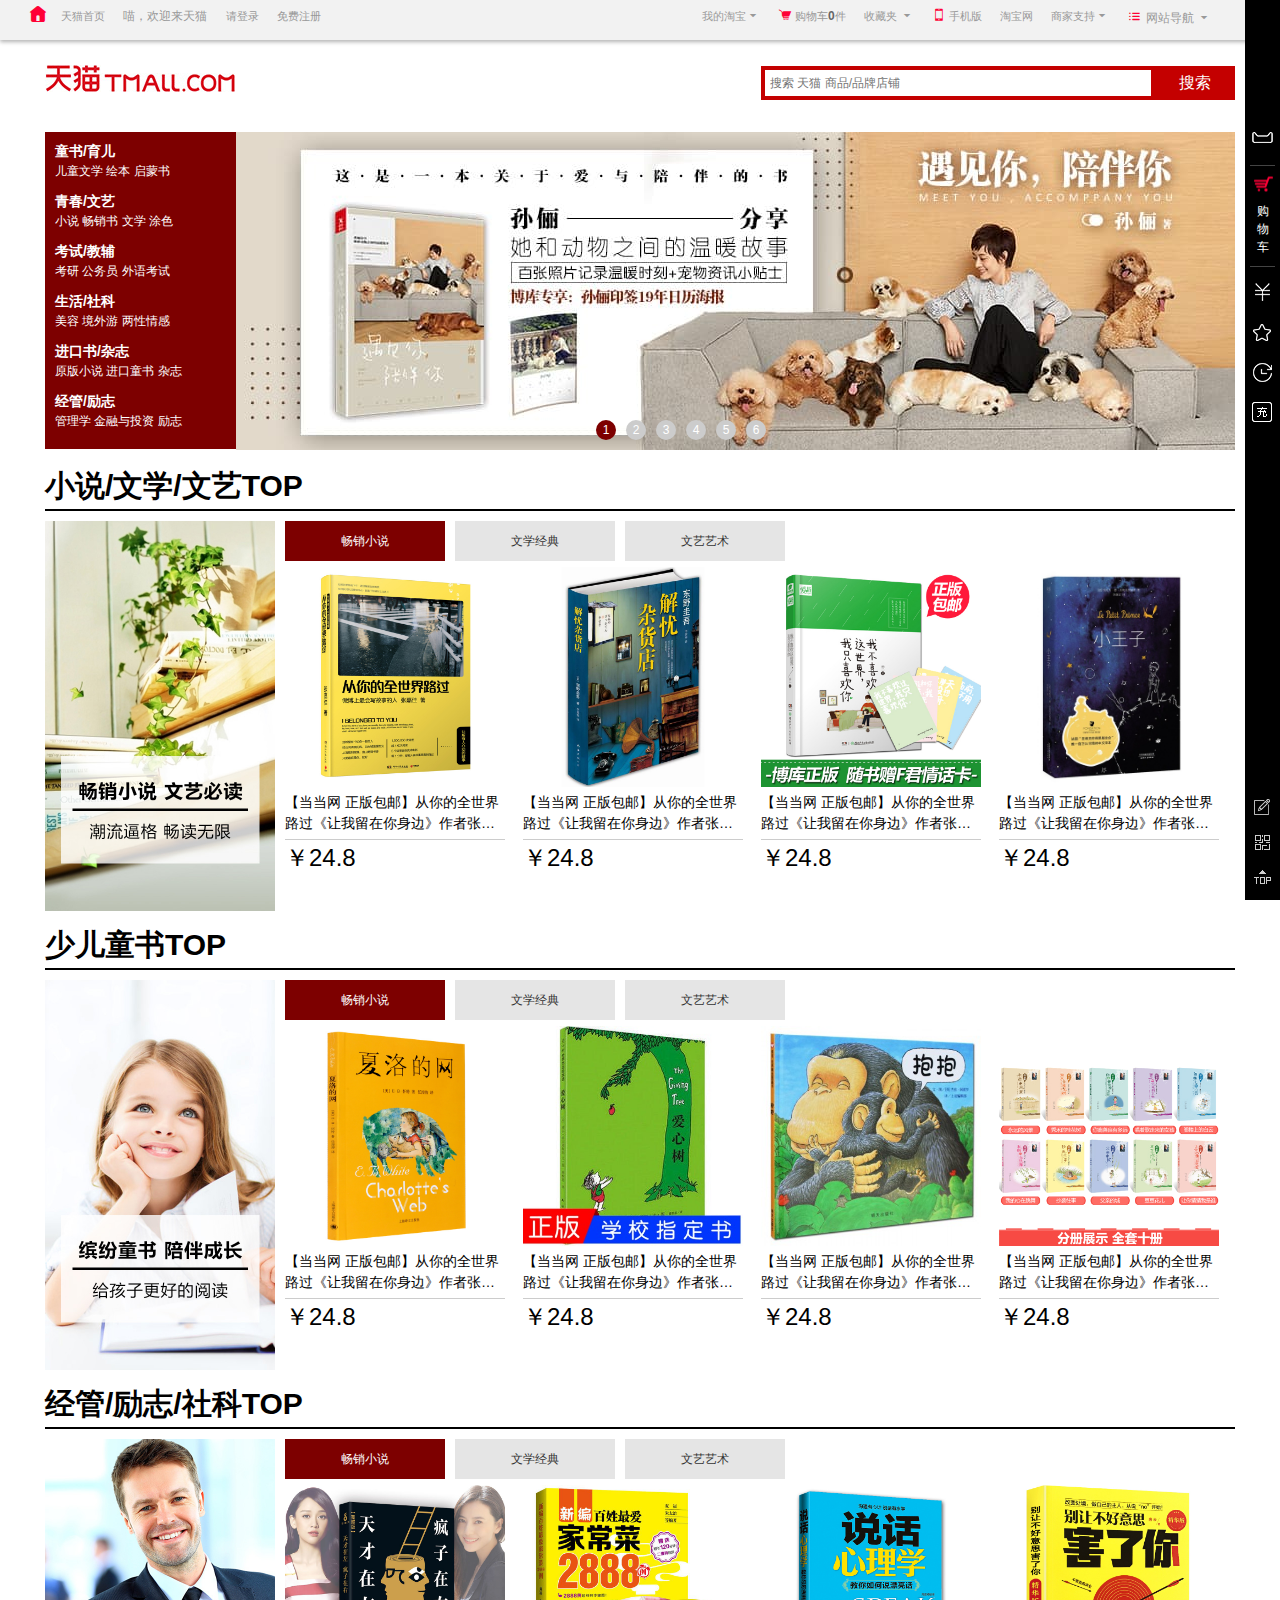
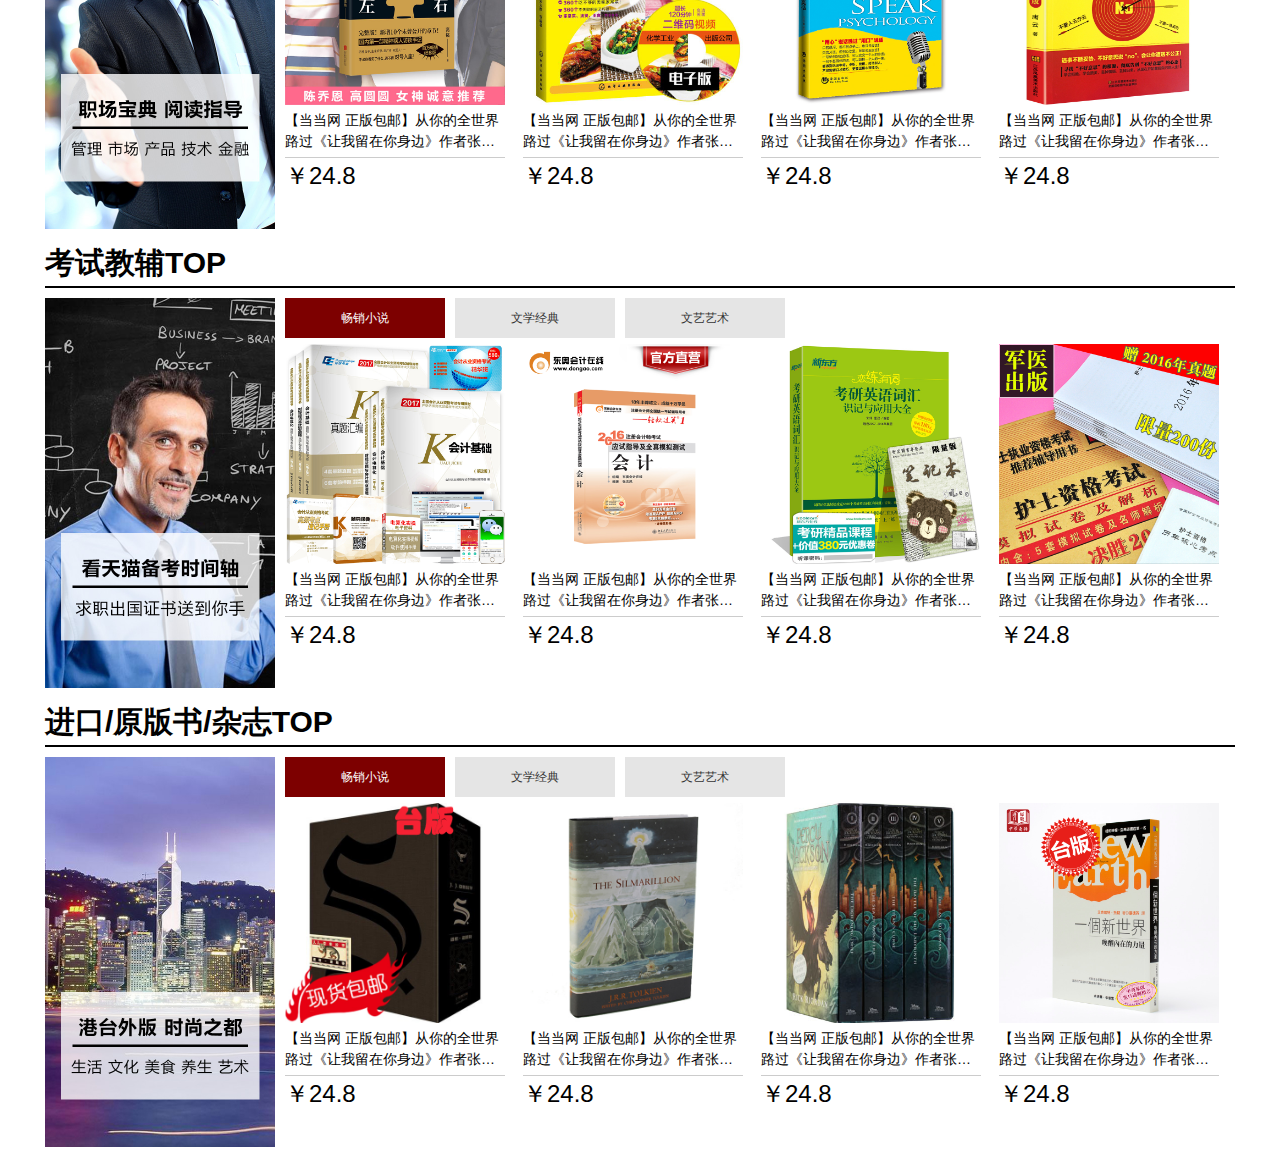
<file: list.html>
<!DOCTYPE html>
<html>
<head>
	<meta charset="utf-8">
	<title>列表页</title>
	
	<!--字体图标-->
	<link rel="stylesheet" type="text/css" href="font/iconfont.css">
	<link rel="stylesheet" type="text/css" href="font/iconfont5.css">
	<link rel="stylesheet" type="text/css" href="font/iconfont6.css">
	<link rel="stylesheet" type="text/css" href="font/iconfont7.css">
	<link rel="stylesheet" type="text/css" href="font/iconfont8.css">
	<!-- css样式 -->
	<link rel="stylesheet" type="text/css" href="assets/css/reset.css">
	<link rel="stylesheet" type="text/css" href="assets/css/list.css">
	<script src="assets/js/jquery-1.8.3.min.js"></script>
	<script src="assets/js/list.js"></script>
	<body style="overflow-x:hidden;overflow-y:auto;">
</head>
<body>
	<!--右边固定栏-->
	<div class="fixure_right over">
		<div class="fix_r_log">
			<img src="image/home/fwefwe.png">
		</div>
		<div class="fix_gouwu">
			<div>
				<div class="fix_gouwu_img"></div>
				<span>购<br>物<br>车</span>
			</div>
		</div>
		<div class="fix_img"><img src="image/home/hghwe.png"></div>
		<div class="fix_img"><img src="image/home/nfjw.png"></div>
		<div class="fix_img"><img src="image/home/hfwhf.png"></div>
		<div class="fix_img"><img src="image/home/efhwle.png"></div>

		<div class="fix_img fix_img3"><img src="image/home/hawfwkl.png"></div>
		<div class="fix_img fix_img2"><img src="image/home/fwhal.png"></div>
		<div class="fix_img fix_img1"><img src="image/home/alhgwel.png"></div>
	</div>

	<!-- 头部导航 -->
	<div class="navcont">
		<div class="navchild">
			<div class="hover_a fl navchild_1">
				<span><i class="iconfont icon-fangzi"></i><a href="index.html">天猫首页</a></span>
				<span>喵，欢迎来天猫</span>
				<a href="login.html">请登录</a>
				<a href="register.html">免费注册</a>
			</div>
			<div class="hover_a fr navchild_2">
				<ul>
					<li><a href="" class="navchild_2_a">我的淘宝</a><i class="iconfont icon-sanjiao"></i>
						<div class="navchild_box1">
							<p><a href="">已买到的宝贝</a></p>
							<p><a href="">已卖出的宝贝</a></p>
						</div>
					</li>
					<li>
						<i class="iconfont icon-gouwuche2 font_red"></i>
						<a href="">购物车<span>0</span>件</a>
					</li>
					<li><a href="" class="navchild_2_a">收藏夹</a>
						<i class="iconfont icon-sanjiao"></i>
						<div class="navchild_box1">
							<p><a href="">收藏的宝贝</a></p>
							<p><a href="">收藏的店铺</a></p>
						</div>
					</li>
					<li>
						<i class="iconfont icon-shouji font_red"></i>
						<a href="">手机版</a>
						<div class="navchild_box2">
							<div class="navchild_box2_1"></div>
							<div class="navchild_box2_2"></div>
							<b></b>
						</div>
					</li>
					<li><a href="">淘宝网</a></li>
					<li><a href="" class="navchild_2_a">商家支持</a><i class="iconfont icon-sanjiao"></i>
						<div class="navchild_box3">
							<ul>
								<li class="navchild_box3_1">
									<h3>商家：</h3>

									<a href="">商家中心</a>
									<a href="">天猫规则</a>
									<a href="">商家入驻</a>
									<a href="">运营服务</a>
									<a href="">商家品控</a>
									<a href="">商家工具</a>
									<a href="">天猫智库</a>
									<a href="">喵言喵语</a>
								</li>
								<li class="navchild_box3_2 navchild_box3_1">
									<h3>帮助：</h3>
									<a href="">帮助中心</a>
									<a href="">问商友</a>
								</li>	
							</ul>
						</div>
					</li>
					<li>
						<div style="margin-top:6px"><i class="iconfont icon-caidan icon-caidan_1 font_red"></i>
						网站导航
						<i class="iconfont icon-sanjiao rotate"></i></div>
						<div class="navchild_box4">
							<div class="navchild_box4_1 fl">
								<h3>热点推荐 Hot</h3>
								<ul>
									<li><a href="">天猫超市</a></li>
									<li><a href="">喵鲜生</a></li>
									<li><a href="">科技新品</a><div class="navchild_box4_N"></div></li>
									<li><a href="">女装新品</a><div class="navchild_box4_H"></div></li>
									<li><a href="">酷玩街</a></li>
									<li><a href="">内衣新品</a><div class="navchild_box4_H"></div></li>
									<li><a href="">试美妆</a></li>
									<li><a href="">运动新品</a></li>
									<li><a href="">时尚先生</a><div class="navchild_box4_H"></div></li>
									<li><a href="">精明妈咪</a></li>
									<li><a href="">吃乐会</a><div class="navchild_box4_N navchild_box4_N_3"></div></li>
									<li><a href="">企业采购</a></li>
									<li><a href="">会员积分</a></li>
									<li><a href="">天猫国际</a></li>
									<li><a href="">品质频道</a></li>
								</ul>
							</div>
							<div class="navchild_box4_2 navchild_box4_1 fl">
								<h3>行业市场 Market</h3>
								<ul>
									<li><a href="">美妆</a></li>
									<li><a href="">电器</a></li>
									<li><a href="">女装</a><div class="navchild_box4_H navchild_box4_N_2"></div></li>
									<li><a href="">男装</a><div class="navchild_box4_H navchild_box4_N_2"></div></li>
									<li><a href="">女鞋</a></li>
									<li><a href="">男鞋</a></li>
									<li><a href="">内衣</a><div class="navchild_box4_H navchild_box4_N_2"></div></li>
									<li><a href="">箱包</a></li>
									<li><a href="">运动</a></li>
									<li><a href="">母婴</a></li>
									<li><a href="">家装</a></li>
									<li><a href="">医药</a></li>
									<li><a href="">食品</a></li>
									<li><a href="">配饰</a><div class="navchild_box4_N navchild_box4_N_2"></div></li>
									<li><a href="">汽车</a></li>
								</ul>
							</div>
							
								
							
						</div>
					</li>
						
				</ul>
			</div>
		</div>
	</div>
	<div class="sousuo">
		
		<a href="index.html">
			<div class="loge fl"></div>
		</a>
		<form class="search fl">
			<input type="text" name=""  placeholder="搜索 天猫 商品/品牌店铺">
			<button>搜索</button>
		</form>
	</div>
	<!-- 轮播  选项卡 -->
	<div class="conter_lb">
		<div class="con_list fl">
			<ul class="con_li_A">
				<li>
					<span>童书/育儿</span>
					<p>儿童文学 绘本 启蒙书</p>
				</li>
				<li>
					<span>青春/文艺</span>
					<p>小说 畅销书 文学 涂色</p>
				</li>
				<li>
					<span>考试/教辅</span>
					<p>考研 公务员 外语考试</p>
				</li>
				<li>
					<span>生活/社科</span>
					<p>美容 境外游 两性情感</p>
				</li>
				<li>
					<span>进口书/杂志</span>
					<p>原版小说 进口童书 杂志</p>
				</li>
				<li>
					<span>经管/励志</span>
					<p>管理学 金融与投资 励志</p>
				</li>
			</ul>
			<div class="con_li_B">
				<div>
					<div class="con_li_B_box">
						<span>儿童文学</span>
						<p>
							<a href="">杨红樱</a>
							<a href="">外国名家</a>
							<a href="">马小跳</a>
							<a href="">国内名家</a>
						</p>
					</div>
					<div class="con_li_B_box">
						<span>亲子读物</span>
						<p>
							<a href="">杨红樱</a>
							<a href="">杨红樱</a>
							<a href="">杨红樱</a>
							<a href="">杨红樱</a>
						</p>
					</div>
					<div class="con_li_B_box">
						<span>科普读物</span>
						<p>
							<a href="">杨红樱</a>
							<a href="">杨红樱</a>
							<a href="">杨红樱</a>
							<a href="">杨红樱</a>
						</p>
					</div>
					<div class="con_li_B_box">
						<span>绘本</span>
						<p>
							<a href="">杨红樱</a>
							<a href="">杨红樱</a>
							<a href="">杨红樱</a>
							<a href="">杨红樱</a>
						</p>
					</div>
				</div>
				<div>
					<div class="con_li_B_box">
						<span>小说</span>
						<p>
							<a href="">杨红樱</a>
							<a href="">杨红樱</a>
							<a href="">杨红樱</a>
							<a href="">杨红樱</a>
						</p>
					</div>
					<div class="con_li_B_box">
						<span>艺术</span>
						<p>
							<a href="">杨红樱</a>
							<a href="">杨红樱</a>
							<a href="">杨红樱</a>
							<a href="">杨红樱</a>
						</p>
					</div>
					<div class="con_li_B_box">
						<span>文学</span>
						<p>
							<a href="">杨红樱</a>
							<a href="">杨红樱</a>
							<a href="">杨红樱</a>
							<a href="">杨红樱</a>
						</p>
					</div>
					<div class="con_li_B_box">
						<span>古籍</span>
						<p>
							<a href="">杨红樱</a>
							<a href="">杨红樱</a>
							<a href="">杨红樱</a>
							<a href="">杨红樱</a>
						</p>
					</div>
				</div>
				<div>
					<div class="con_li_B_box">
						<span>公务员考试</span>
						<p>
							<a href="">杨红樱</a>
							<a href="">杨红樱</a>
							<a href="">杨红樱</a>
							<a href="">杨红樱</a>
						</p>
					</div>
					<div class="con_li_B_box">
						<span>英语考试</span>
						<p>
							<a href="">杨红樱</a>
							<a href="">杨红樱</a>
							<a href="">杨红樱</a>
							<a href="">杨红樱</a>
						</p>
					</div>
					<div class="con_li_B_box">
						<span>中小学教辅</span>
						<p>
							<a href="">杨红樱</a>
							<a href="">杨红樱</a>
							<a href="">杨红樱</a>
							<a href="">杨红樱</a>
						</p>
					</div>
					<div class="con_li_B_box">
						<span>大学教材</span>
						<p>
							<a href="">杨红樱</a>
							<a href="">杨红樱</a>
							<a href="">杨红樱</a>
							<a href="">杨红樱</a>
						</p>
					</div>
					<div class="con_li_B_box">
						<span>外文读物</span>
						<p>
							<a href="">杨红樱</a>
							<a href="">杨红樱</a>
							<a href="">杨红樱</a>
							<a href="">杨红樱</a>
						</p>
					</div>
					<div class="con_li_B_box">
						<span>职称考试</span>
						<p>
							<a href="">杨红樱</a>
							<a href="">杨红樱</a>
							<a href="">杨红樱</a>
							<a href="">杨红樱</a>
						</p>
					</div>
				</div>
				<div>
					<div class="con_li_B_box">
						<span>生活</span>
						<p>
							<a href="">杨红樱</a>
							<a href="">杨红樱</a>
							<a href="">杨红樱</a>
							<a href="">杨红樱</a>
						</p>
					</div>
					<div class="con_li_B_box">
						<span>旅行</span>
						<p>
							<a href="">杨红樱</a>
							<a href="">杨红樱</a>
							<a href="">杨红樱</a>
							<a href="">杨红樱</a>
						</p>
					</div>
					<div class="con_li_B_box">
						<span>社科</span>
						<p>
							<a href="">杨红樱</a>
							<a href="">杨红樱</a>
							<a href="">杨红樱</a>
							<a href="">杨红樱</a>
						</p>
					</div>
					<div class="con_li_B_box">
						<span>健身美容</span>
						<p>
							<a href="">杨红樱</a>
							<a href="">杨红樱</a>
							<a href="">杨红樱</a>
							<a href="">杨红樱</a>
						</p>
					</div>
				</div>
				<div>
					<div class="con_li_B_box">
						<span>Literature & social science</span>
						<p>
							<a href="">杨红樱</a>
							<a href="">杨红樱</a>
							<a href="">杨红樱</a>
							<a href="">杨红樱</a>
						</p>
					</div>
					<div class="con_li_B_box">
						<span>Business & Money</span>
						<p>
							<a href="">杨红樱</a>
							<a href="">杨红樱</a>
							<a href="">杨红樱</a>
							<a href="">杨红樱</a>
						</p>
					</div>
					<div class="con_li_B_box">
						<span>Picture books</span>
						<p>
							<a href="">杨红樱</a>
							<a href="">杨红樱</a>
							<a href="">杨红樱</a>
							<a href="">杨红樱</a>
						</p>
					</div>
					<div class="con_li_B_box">
						<span>圖書 & 書籍や雑誌</span>
						<p>
							<a href="">杨红樱</a>
							<a href="">杨红樱</a>
							<a href="">杨红樱</a>
							<a href="">杨红樱</a>
						</p>
					</div>
				</div>
				<div>
					<div class="con_li_B_box">
						<span>管理学</span>
						<p>
							<a href="">杨红樱</a>
							<a href="">杨红樱</a>
							<a href="">杨红樱</a>
							<a href="">杨红樱</a>
						</p>
					</div>
					<div class="con_li_B_box">
						<span>金融与投资</span>
						<p>
							<a href="">杨红樱</a>
							<a href="">杨红樱</a>
							<a href="">杨红樱</a>
							<a href="">杨红樱</a>
						</p>
					</div>
					<div class="con_li_B_box">
						<span>成长励志</span>
						<p>
							<a href="">杨红樱</a>
							<a href="">杨红樱</a>
							<a href="">杨红樱</a>
							<a href="">杨红樱</a>
						</p>
					</div>
					<div class="con_li_B_box">
						<span>经济学</span>
						<p>
							<a href="">杨红樱</a>
							<a href="">杨红樱</a>
							<a href="">杨红樱</a>
							<a href="">杨红樱</a>
						</p>
					</div>
				</div>
				
			</div>
		</div>
		<div class="con_img fl">
			<ul class="con_img_A">
				<li><img src="image/list/TB1iOdUkMHqK1RjSZFgXXa7JXXa-1000-320.jpg"></li>
				<li><img src="image/list/TB1XlpUkFzqK1RjSZFvXXcB7VXa-1000-320.jpg"></li>
				<li><img src="image/list/O1CN011CiFcPfvLATWhe6_!!2068280114.jpg"></li>
				<li><img src="image/list/O1CN011FOVNmBcc8Qr37z_!!780230477.jpg"></li>
				<li><img src="image/list/O1CN011CP0yLFi17pyWNl_!!101450072.jpg"></li>
				<li><img src="image/list/O1CN011CiFbfAAkZd76ub_!!2068280114.jpg"></li>

			</ul>
			<ul class="con_img_B">
				<li class="con_img_B_bg">1</li>
				<li>2</li>
				<li>3</li>
				<li>4</li>
				<li>5</li>
				<li>6</li>
			</ul>
		</div>
	</div>
	<!-- 最外层 -->
	<div class="container">
		<!-- 小说文艺 -->
		<div class="con_box">
		<div class="lan_top">
			<h1> 小说/文学/文艺TOP</h1>
		</div>
		<div class="lan_box">
		<div class="lan_box_L fl">
			<img src="image/list/TB1M0M0JFXXXXaNXXXXvMNvHpXX-460-780.jpg">
		</div>
		<div class="lan_box_r fl">
			<!-- js中名称 -->
			<div class="lan_box_top click_top_1">
				<div class="lan_box_click">畅销小说</div>
				<div>文学经典</div>
				<div>文艺艺术</div>
			</div>
			<!-- js中名称 -->
			<div class="lan_box_bot click_bom_1">
				<div class="lan_box_cx lan_show">
					<div class="bankuai_box">
						<img src="image/list/TB1FNXeLXXXXXcyXFXXXXXXXXXX_!!0-item_pic.jpg">
						<p>【当当网 正版包邮】从你的全世界路过《让我留在你身边》作者张嘉佳代表情感作品集 青春励志文学畅销书籍 睡前小说 现代文学</p>
						<p>￥24.8</p>
					</div>
					<div class="bankuai_box">
						<img src="image/list/T14b9CFT4XXXXXXXXX_!!0-item_pic.jpg">
						<p>【当当网 正版包邮】从你的全世界路过《让我留在你身边》作者张嘉佳代表情感作品集 青春励志文学畅销书籍 睡前小说 现代文学</p>
						<p>￥24.8</p>
					</div>
					<div class="bankuai_box">
						<img src="image/list/TB1mOHSLXXXXXbnXpXXXXXXXXXX_!!0-item_pic.jpg">
						<p>【当当网 正版包邮】从你的全世界路过《让我留在你身边》作者张嘉佳代表情感作品集 青春励志文学畅销书籍 睡前小说 现代文学</p>
						<p>￥24.8</p>
					</div>
					<div class="bankuai_box">
						<img src="image/list/TB1umNWKFXXXXbCaXXXXXXXXXXX_!!0-item_pic.jpg">
						<p>【当当网 正版包邮】从你的全世界路过《让我留在你身边》作者张嘉佳代表情感作品集 青春励志文学畅销书籍 睡前小说 现代文学</p>
						<p>￥24.8</p>
					</div>
				</div>
				<div class="lan_box_cx">
					<div class="bankuai_box">
						<img src="image/list/TB1toL0LVXXXXabXVXXXXXXXXXX_!!0-item_pic.jpg">
						<p>【当当网 正版包邮】从你的全世界路过《让我留在你身边》作者张嘉佳代表情感作品集 青春励志文学畅销书籍 睡前小说 现代文学</p>
						<p>￥24.8</p>
					</div>
					<div class="bankuai_box">
						<img src="image/list/TB1uRB4HVXXXXbMXXXXXXXXXXXX_!!0-item_pic.jpg">
						<p>【当当网 正版包邮】从你的全世界路过《让我留在你身边》作者张嘉佳代表情感作品集 青春励志文学畅销书籍 睡前小说 现代文学</p>
						<p>￥24.8</p>
					</div>
					<div class="bankuai_box">
						<img src="image/list/TB1YCrSOXXXXXXIapXXXXXXXXXX_!!0-item_pic.jpg">
						<p>【当当网 正版包邮】从你的全世界路过《让我留在你身边》作者张嘉佳代表情感作品集 青春励志文学畅销书籍 睡前小说 现代文学</p>
						<p>￥24.8</p>
					</div>
					<div class="bankuai_box">
						<img src="image/list/TB1fepAIFXXXXcsXVXXXXXXXXXX_!!0-item_pic.jpg">
						<p>【当当网 正版包邮】从你的全世界路过《让我留在你身边》作者张嘉佳代表情感作品集 青春励志文学畅销书籍 睡前小说 现代文学</p>
						<p>￥24.8</p>
					</div>
				</div>
				<div class="lan_box_cx">
					<div class="bankuai_box">
						<img src="image/list/TB1YchXJFXXXXXOXpXXXXXXXXXX_!!0-item_pic.jpg">
						<p>【当当网 正版包邮】从你的全世界路过《让我留在你身边》作者张嘉佳代表情感作品集 青春励志文学畅销书籍 睡前小说 现代文学</p>
						<p>￥24.8</p>
					</div>
					<div class="bankuai_box">
						<img src="image/list/TB12kD9MpXXXXc6XXXXXXXXXXXX_!!0-item_pic.jpg">
						<p>【当当网 正版包邮】从你的全世界路过《让我留在你身边》作者张嘉佳代表情感作品集 青春励志文学畅销书籍 睡前小说 现代文学</p>
						<p>￥24.8</p>
					</div>
					<div class="bankuai_box">
						<img src="image/list/TB1t6cqNVXXXXbuXpXXXXXXXXXX_!!0-item_pic.jpg">
						<p>【当当网 正版包邮】从你的全世界路过《让我留在你身边》作者张嘉佳代表情感作品集 青春励志文学畅销书籍 睡前小说 现代文学</p>
						<p>￥24.8</p>
					</div>
					<div class="bankuai_box">
						<img src="image/list/TB1JNZRIFXXXXc8XFXXXXXXXXXX_!!0-item_pic.jpg">
						<p>【当当网 正版包邮】从你的全世界路过《让我留在你身边》作者张嘉佳代表情感作品集 青春励志文学畅销书籍 睡前小说 现代文学</p>
						<p>￥24.8</p>
					</div>
				</div>
			</div>
		</div>
		</div>
		</div>
		<!-- 儿童 -->
		<div class="con_box">
		<div class="lan_top">
			<h1> 少儿童书TOP</h1>
		</div>
		<div class="lan_box">
		<div class="lan_box_L fl">
			<img src="image/list/TB1seoIJFXXXXaQXFXXvMNvHpXX-460-780 (1).jpg">
		</div>
		<div class="lan_box_r fl">
			<!-- js中名称 -->
			<div class="lan_box_top click_top_2">
				<div class="lan_box_click">畅销小说</div>
				<div>文学经典</div>
				<div>文艺艺术</div>
			</div>
			<!-- js中名称 -->
			<div class="lan_box_bot click_bom_2">
				<div class="lan_box_cx lan_show">
					<div class="bankuai_box">
						<img src="image/list/TB1HGH.bMkLL1JjSZFpXXa7nFXa_!!0-item_pic.jpg">
						<p>【当当网 正版包邮】从你的全世界路过《让我留在你身边》作者张嘉佳代表情感作品集 青春励志文学畅销书籍 睡前小说 现代文学</p>
						<p>￥24.8</p>
					</div>
					<div class="bankuai_box">
						<img src="image/list/TB2PE9BX0MnyKJjSZPhXXaeZVXa_!!2169969258.jpg">
						<p>【当当网 正版包邮】从你的全世界路过《让我留在你身边》作者张嘉佳代表情感作品集 青春励志文学畅销书籍 睡前小说 现代文学</p>
						<p>￥24.8</p>
					</div>
					<div class="bankuai_box">
						<img src="image/list/TB1MOQpLpXXXXcLXVXXXXXXXXXX_!!0-item_pic.jpg">
						<p>【当当网 正版包邮】从你的全世界路过《让我留在你身边》作者张嘉佳代表情感作品集 青春励志文学畅销书籍 睡前小说 现代文学</p>
						<p>￥24.8</p>
					</div>
					<div class="bankuai_box">
						<img src="image/list/TB2l9w4dSiK.eBjSZFsXXbxZpXa_!!2187046340.jpg">
						<p>【当当网 正版包邮】从你的全世界路过《让我留在你身边》作者张嘉佳代表情感作品集 青春励志文学畅销书籍 睡前小说 现代文学</p>
						<p>￥24.8</p>
					</div>
				</div>
				<div class="lan_box_cx">
					<div class="bankuai_box">
						<img src="image/list/TB26jLfpCxjpuFjSszeXXaeMVXa_!!101450072.jpg">
						<p>【当当网 正版包邮】从你的全世界路过《让我留在你身边》作者张嘉佳代表情感作品集 青春励志文学畅销书籍 睡前小说 现代文学</p>
						<p>￥24.8</p>
					</div>
					<div class="bankuai_box">
						<img src="image/list/TB2UOsEul0kpuFjy1zdXXXuUVXa_!!1961939153.jpg">
						<p>【当当网 正版包邮】从你的全世界路过《让我留在你身边》作者张嘉佳代表情感作品集 青春励志文学畅销书籍 睡前小说 现代文学</p>
						<p>￥24.8</p>
					</div>
					<div class="bankuai_box">
						<img src="image/list/TB2jq.OpVXXXXbOXpXXXXXXXXXX_!!834971492.jpg">
						<p>【当当网 正版包邮】从你的全世界路过《让我留在你身边》作者张嘉佳代表情感作品集 青春励志文学畅销书籍 睡前小说 现代文学</p>
						<p>￥24.8</p>
					</div>
					<div class="bankuai_box">
						<img src="image/list/TB1eK8VMpXXXXXtXVXXXXXXXXXX_!!0-item_pic.jpg">
						<p>【当当网 正版包邮】从你的全世界路过《让我留在你身边》作者张嘉佳代表情感作品集 青春励志文学畅销书籍 睡前小说 现代文学</p>
						<p>￥24.8</p>
					</div>
				</div>
				<div class="lan_box_cx">
					<div class="bankuai_box">
						<img src="image/list/TB22puxwbBnpuFjSZFGXXX51pXa_!!691147456.jpg">
						<p>【当当网 正版包邮】从你的全世界路过《让我留在你身边》作者张嘉佳代表情感作品集 青春励志文学畅销书籍 睡前小说 现代文学</p>
						<p>￥24.8</p>
					</div>
					<div class="bankuai_box">
						<img src="image/list/TB12kD9MpXXXXc6XXXXXXXXXXXX_!!0-item_pic.jpg">
						<p>【当当网 正版包邮】从你的全世界路过《让我留在你身边》作者张嘉佳代表情感作品集 青春励志文学畅销书籍 睡前小说 现代文学</p>
						<p>￥24.8</p>
					</div>
					<div class="bankuai_box">
						<img src="image/list/TB1AfaYNFXXXXaXXFXXXXXXXXXX_!!2-item_pic.png">
						<p>【当当网 正版包邮】从你的全世界路过《让我留在你身边》作者张嘉佳代表情感作品集 青春励志文学畅销书籍 睡前小说 现代文学</p>
						<p>￥24.8</p>
					</div>
					<div class="bankuai_box">
						<img src="image/list/TB17nRoSXXXXXcFXXXXXXXXXXXX_!!0-item_pic.jpg">
						<p>【当当网 正版包邮】从你的全世界路过《让我留在你身边》作者张嘉佳代表情感作品集 青春励志文学畅销书籍 睡前小说 现代文学</p>
						<p>￥24.8</p>
					</div>
				</div>
			</div>
		</div>
		</div>
		</div>
		<!-- 经管 -->
		<div class="con_box">
		<div class="lan_top">
			<h1> 经管/励志/社科TOP</h1>
		</div>
		<div class="lan_box">
		<div class="lan_box_L fl">
			<img src="image/list/TB1yE.DJFXXXXcnXFXXvMNvHpXX-460-780.jpg">
		</div>
		<div class="lan_box_r fl">
			<!-- js中名称 -->
			<div class="lan_box_top click_top_3">
				<div class="lan_box_click">畅销小说</div>
				<div>文学经典</div>
				<div>文艺艺术</div>
			</div>
			<!-- js中名称 -->
			<div class="lan_box_bot click_bom_3">
				<div class="lan_box_cx lan_show">
					<div class="bankuai_box">
						<img src="image/list/TB18pu_MVXXXXXNaFXXXXXXXXXX_!!0-item_pic.jpg">
						<p>【当当网 正版包邮】从你的全世界路过《让我留在你身边》作者张嘉佳代表情感作品集 青春励志文学畅销书籍 睡前小说 现代文学</p>
						<p>￥24.8</p>
					</div>
					<div class="bankuai_box">
						<img src="image/list/TB1tZ66OXXXXXXUXVXXXXXXXXXX_!!0-item_pic.jpg">
						<p>【当当网 正版包邮】从你的全世界路过《让我留在你身边》作者张嘉佳代表情感作品集 青春励志文学畅销书籍 睡前小说 现代文学</p>
						<p>￥24.8</p>
					</div>
					<div class="bankuai_box">
						<img src="image/list/TB1rdVHKpXXXXXZXVXXXXXXXXXX_!!0-item_pic.jpg">
						<p>【当当网 正版包邮】从你的全世界路过《让我留在你身边》作者张嘉佳代表情感作品集 青春励志文学畅销书籍 睡前小说 现代文学</p>
						<p>￥24.8</p>
					</div>
					<div class="bankuai_box">
						<img src="image/list/TB1omhXOpXXXXcSXFXXXXXXXXXX_!!0-item_pic.jpg">
						<p>【当当网 正版包邮】从你的全世界路过《让我留在你身边》作者张嘉佳代表情感作品集 青春励志文学畅销书籍 睡前小说 现代文学</p>
						<p>￥24.8</p>
					</div>
				</div>
				<div class="lan_box_cx">
					<div class="bankuai_box">
						<img src="image/list/TB26jLfpCxjpuFjSszeXXaeMVXa_!!101450072.jpg">
						<p>【当当网 正版包邮】从你的全世界路过《让我留在你身边》作者张嘉佳代表情感作品集 青春励志文学畅销书籍 睡前小说 现代文学</p>
						<p>￥24.8</p>
					</div>
					<div class="bankuai_box">
						<img src="image/list/TB2UOsEul0kpuFjy1zdXXXuUVXa_!!1961939153.jpg">
						<p>【当当网 正版包邮】从你的全世界路过《让我留在你身边》作者张嘉佳代表情感作品集 青春励志文学畅销书籍 睡前小说 现代文学</p>
						<p>￥24.8</p>
					</div>
					<div class="bankuai_box">
						<img src="image/list/TB2jq.OpVXXXXbOXpXXXXXXXXXX_!!834971492.jpg">
						<p>【当当网 正版包邮】从你的全世界路过《让我留在你身边》作者张嘉佳代表情感作品集 青春励志文学畅销书籍 睡前小说 现代文学</p>
						<p>￥24.8</p>
					</div>
					<div class="bankuai_box">
						<img src="image/list/TB1eK8VMpXXXXXtXVXXXXXXXXXX_!!0-item_pic.jpg">
						<p>【当当网 正版包邮】从你的全世界路过《让我留在你身边》作者张嘉佳代表情感作品集 青春励志文学畅销书籍 睡前小说 现代文学</p>
						<p>￥24.8</p>
					</div>
				</div>
				<div class="lan_box_cx">
					<div class="bankuai_box">
						<img src="image/list/TB22puxwbBnpuFjSZFGXXX51pXa_!!691147456.jpg">
						<p>【当当网 正版包邮】从你的全世界路过《让我留在你身边》作者张嘉佳代表情感作品集 青春励志文学畅销书籍 睡前小说 现代文学</p>
						<p>￥24.8</p>
					</div>
					<div class="bankuai_box">
						<img src="image/list/TB12kD9MpXXXXc6XXXXXXXXXXXX_!!0-item_pic.jpg">
						<p>【当当网 正版包邮】从你的全世界路过《让我留在你身边》作者张嘉佳代表情感作品集 青春励志文学畅销书籍 睡前小说 现代文学</p>
						<p>￥24.8</p>
					</div>
					<div class="bankuai_box">
						<img src="image/list/TB1AfaYNFXXXXaXXFXXXXXXXXXX_!!2-item_pic.png">
						<p>【当当网 正版包邮】从你的全世界路过《让我留在你身边》作者张嘉佳代表情感作品集 青春励志文学畅销书籍 睡前小说 现代文学</p>
						<p>￥24.8</p>
					</div>
					<div class="bankuai_box">
						<img src="image/list/TB17nRoSXXXXXcFXXXXXXXXXXXX_!!0-item_pic.jpg">
						<p>【当当网 正版包邮】从你的全世界路过《让我留在你身边》作者张嘉佳代表情感作品集 青春励志文学畅销书籍 睡前小说 现代文学</p>
						<p>￥24.8</p>
					</div>
				</div>
			</div>
		</div>
		</div>	
		</div>
		<!-- 考试教辅 -->
		<div class="con_box">
		<div class="lan_top">
			<h1> 考试教辅TOP</h1>
		</div>
		<div class="lan_box">
		<div class="lan_box_L fl">
			<img src="image/list/TB1uDEvJFXXXXbAXVXXvMNvHpXX-460-780.jpg">
		</div>
		<div class="lan_box_r fl">
			<!-- js中名称 -->
			<div class="lan_box_top click_top_4">
				<div class="lan_box_click">畅销小说</div>
				<div>文学经典</div>
				<div>文艺艺术</div>
			</div>
			<!-- js中名称 -->
			<div class="lan_box_bot click_bom_4">
				<div class="lan_box_cx lan_show">
					<div class="bankuai_box">
						<img src="image/list/TB1W4jwOpXXXXbOapXXXXXXXXXX_!!0-item_pic.jpg">
						<p>【当当网 正版包邮】从你的全世界路过《让我留在你身边》作者张嘉佳代表情感作品集 青春励志文学畅销书籍 睡前小说 现代文学</p>
						<p>￥24.8</p>
					</div>
					<div class="bankuai_box">
						<img src="image/list/TB11ZVLNpXXXXX8XFXXXXXXXXXX_!!0-item_pic.jpg">
						<p>【当当网 正版包邮】从你的全世界路过《让我留在你身边》作者张嘉佳代表情感作品集 青春励志文学畅销书籍 睡前小说 现代文学</p>
						<p>￥24.8</p>
					</div>
					<div class="bankuai_box">
						<img src="image/list/TB1gztdOpXXXXX0aVXXXXXXXXXX_!!0-item_pic.jpg">
						<p>【当当网 正版包邮】从你的全世界路过《让我留在你身边》作者张嘉佳代表情感作品集 青春励志文学畅销书籍 睡前小说 现代文学</p>
						<p>￥24.8</p>
					</div>
					<div class="bankuai_box">
						<img src="image/list/TB1xp8XLXXXXXbMXpXXXXXXXXXX_!!0-item_pic.jpg">
						<p>【当当网 正版包邮】从你的全世界路过《让我留在你身边》作者张嘉佳代表情感作品集 青春励志文学畅销书籍 睡前小说 现代文学</p>
						<p>￥24.8</p>
					</div>
				</div>
				<div class="lan_box_cx">
					<div class="bankuai_box">
						<img src="image/list/TB1toL0LVXXXXabXVXXXXXXXXXX_!!0-item_pic.jpg">
						<p>【当当网 正版包邮】从你的全世界路过《让我留在你身边》作者张嘉佳代表情感作品集 青春励志文学畅销书籍 睡前小说 现代文学</p>
						<p>￥24.8</p>
					</div>
					<div class="bankuai_box">
						<img src="image/list/TB1uRB4HVXXXXbMXXXXXXXXXXXX_!!0-item_pic.jpg">
						<p>【当当网 正版包邮】从你的全世界路过《让我留在你身边》作者张嘉佳代表情感作品集 青春励志文学畅销书籍 睡前小说 现代文学</p>
						<p>￥24.8</p>
					</div>
					<div class="bankuai_box">
						<img src="image/list/TB1YCrSOXXXXXXIapXXXXXXXXXX_!!0-item_pic.jpg">
						<p>【当当网 正版包邮】从你的全世界路过《让我留在你身边》作者张嘉佳代表情感作品集 青春励志文学畅销书籍 睡前小说 现代文学</p>
						<p>￥24.8</p>
					</div>
					<div class="bankuai_box">
						<img src="image/list/TB1fepAIFXXXXcsXVXXXXXXXXXX_!!0-item_pic.jpg">
						<p>【当当网 正版包邮】从你的全世界路过《让我留在你身边》作者张嘉佳代表情感作品集 青春励志文学畅销书籍 睡前小说 现代文学</p>
						<p>￥24.8</p>
					</div>
				</div>
				<div class="lan_box_cx">
					<div class="bankuai_box">
						<img src="image/list/TB1YchXJFXXXXXOXpXXXXXXXXXX_!!0-item_pic.jpg">
						<p>【当当网 正版包邮】从你的全世界路过《让我留在你身边》作者张嘉佳代表情感作品集 青春励志文学畅销书籍 睡前小说 现代文学</p>
						<p>￥24.8</p>
					</div>
					<div class="bankuai_box">
						<img src="image/list/TB12kD9MpXXXXc6XXXXXXXXXXXX_!!0-item_pic.jpg">
						<p>【当当网 正版包邮】从你的全世界路过《让我留在你身边》作者张嘉佳代表情感作品集 青春励志文学畅销书籍 睡前小说 现代文学</p>
						<p>￥24.8</p>
					</div>
					<div class="bankuai_box">
						<img src="image/list/TB1t6cqNVXXXXbuXpXXXXXXXXXX_!!0-item_pic.jpg">
						<p>【当当网 正版包邮】从你的全世界路过《让我留在你身边》作者张嘉佳代表情感作品集 青春励志文学畅销书籍 睡前小说 现代文学</p>
						<p>￥24.8</p>
					</div>
					<div class="bankuai_box">
						<img src="image/list/TB1JNZRIFXXXXc8XFXXXXXXXXXX_!!0-item_pic.jpg">
						<p>【当当网 正版包邮】从你的全世界路过《让我留在你身边》作者张嘉佳代表情感作品集 青春励志文学畅销书籍 睡前小说 现代文学</p>
						<p>￥24.8</p>
					</div>
				</div>
			</div>
		</div>
		</div>
		</div>
		<!-- 进口/原版书/杂志 -->
		<div class="con_box">
		<div class="lan_top">
			<h1> 进口/原版书/杂志TOP	</h1>
		</div>
		<div class="lan_box">
		<div class="lan_box_L fl">
			<img src="image/list/TB1.pkRJFXXXXaIXpXXvMNvHpXX-460-780.jpg">
		</div>
		<div class="lan_box_r fl">
			<!-- js中名称 -->
			<div class="lan_box_top click_top_5">
				<div class="lan_box_click">畅销小说</div>
				<div>文学经典</div>
				<div>文艺艺术</div>
			</div>
			<!-- js中名称 -->
			<div class="lan_box_bot click_bom_5">
				<div class="lan_box_cx lan_show">
					<div class="bankuai_box">
						<img src="image/list/TB1R2hAHFXXXXXsXpXXXXXXXXXX_!!0-item_pic.jpg">
						<p>【当当网 正版包邮】从你的全世界路过《让我留在你身边》作者张嘉佳代表情感作品集 青春励志文学畅销书籍 睡前小说 现代文学</p>
						<p>￥24.8</p>
					</div>
					<div class="bankuai_box">
						<img src="image/list/TB1l6ifHpXXXXcuXFXXXXXXXXXX_!!0-item_pic (1).jpg">
						<p>【当当网 正版包邮】从你的全世界路过《让我留在你身边》作者张嘉佳代表情感作品集 青春励志文学畅销书籍 睡前小说 现代文学</p>
						<p>￥24.8</p>
					</div>
					<div class="bankuai_box">
						<img src="image/list/TB1C4sCOXXXXXXGaXXXXXXXXXXX_!!0-item_pic.jpg">
						<p>【当当网 正版包邮】从你的全世界路过《让我留在你身边》作者张嘉佳代表情感作品集 青春励志文学畅销书籍 睡前小说 现代文学</p>
						<p>￥24.8</p>
					</div>
					<div class="bankuai_box">
						<img src="image/list/TB1Z9ToLXXXXXbAXFXXXXXXXXXX_!!0-item_pic.jpg">
						<p>【当当网 正版包邮】从你的全世界路过《让我留在你身边》作者张嘉佳代表情感作品集 青春励志文学畅销书籍 睡前小说 现代文学</p>
						<p>￥24.8</p>
					</div>
				</div>
				<div class="lan_box_cx">
					<div class="bankuai_box">
						<img src="image/list/TB1toL0LVXXXXabXVXXXXXXXXXX_!!0-item_pic.jpg">
						<p>【当当网 正版包邮】从你的全世界路过《让我留在你身边》作者张嘉佳代表情感作品集 青春励志文学畅销书籍 睡前小说 现代文学</p>
						<p>￥24.8</p>
					</div>
					<div class="bankuai_box">
						<img src="image/list/TB1uRB4HVXXXXbMXXXXXXXXXXXX_!!0-item_pic.jpg">
						<p>【当当网 正版包邮】从你的全世界路过《让我留在你身边》作者张嘉佳代表情感作品集 青春励志文学畅销书籍 睡前小说 现代文学</p>
						<p>￥24.8</p>
					</div>
					<div class="bankuai_box">
						<img src="image/list/TB1YCrSOXXXXXXIapXXXXXXXXXX_!!0-item_pic.jpg">
						<p>【当当网 正版包邮】从你的全世界路过《让我留在你身边》作者张嘉佳代表情感作品集 青春励志文学畅销书籍 睡前小说 现代文学</p>
						<p>￥24.8</p>
					</div>
					<div class="bankuai_box">
						<img src="image/list/TB1fepAIFXXXXcsXVXXXXXXXXXX_!!0-item_pic.jpg">
						<p>【当当网 正版包邮】从你的全世界路过《让我留在你身边》作者张嘉佳代表情感作品集 青春励志文学畅销书籍 睡前小说 现代文学</p>
						<p>￥24.8</p>
					</div>
				</div>
				<div class="lan_box_cx">
					<div class="bankuai_box">
						<img src="image/list/TB1YchXJFXXXXXOXpXXXXXXXXXX_!!0-item_pic.jpg">
						<p>【当当网 正版包邮】从你的全世界路过《让我留在你身边》作者张嘉佳代表情感作品集 青春励志文学畅销书籍 睡前小说 现代文学</p>
						<p>￥24.8</p>
					</div>
					<div class="bankuai_box">
						<img src="image/list/TB12kD9MpXXXXc6XXXXXXXXXXXX_!!0-item_pic.jpg">
						<p>【当当网 正版包邮】从你的全世界路过《让我留在你身边》作者张嘉佳代表情感作品集 青春励志文学畅销书籍 睡前小说 现代文学</p>
						<p>￥24.8</p>
					</div>
					<div class="bankuai_box">
						<img src="image/list/TB1t6cqNVXXXXbuXpXXXXXXXXXX_!!0-item_pic.jpg">
						<p>【当当网 正版包邮】从你的全世界路过《让我留在你身边》作者张嘉佳代表情感作品集 青春励志文学畅销书籍 睡前小说 现代文学</p>
						<p>￥24.8</p>
					</div>
					<div class="bankuai_box">
						<img src="image/list/TB1JNZRIFXXXXc8XFXXXXXXXXXX_!!0-item_pic.jpg">
						<p>【当当网 正版包邮】从你的全世界路过《让我留在你身边》作者张嘉佳代表情感作品集 青春励志文学畅销书籍 睡前小说 现代文学</p>
						<p>￥24.8</p>
					</div>
				</div>
			</div>
		</div>
		</div>
		</div>
	</div>
</body>
</html>
</file>
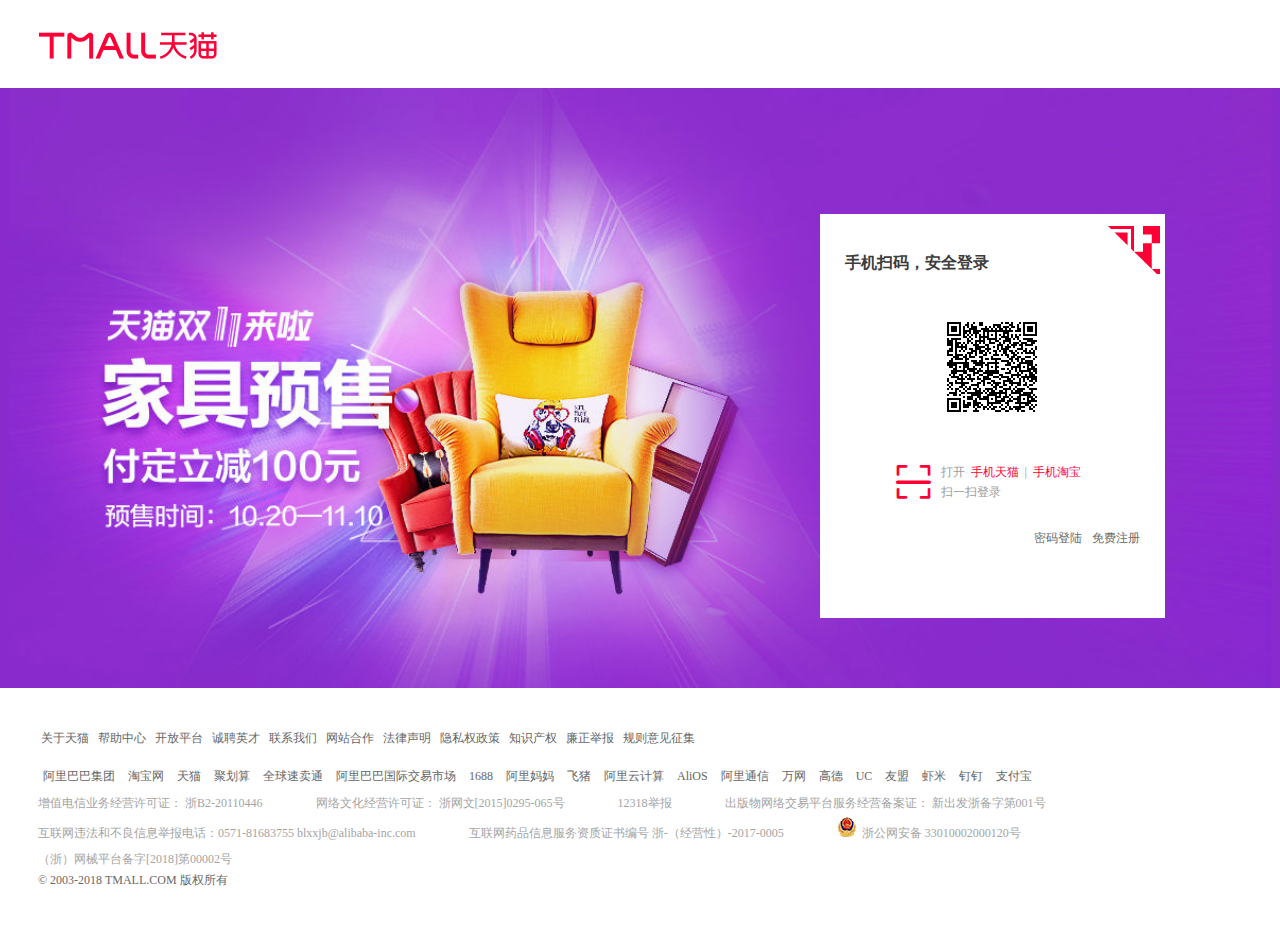
<file: login.html>
<!DOCTYPE html>
<html>
<head>
	<meta charset="utf-8">
	<title>天猫 登陆页面</title>
	
	<!-- 字体图标 -->
	<link rel="stylesheet" type="text/css" href="font/iconfont3.css">
	<link rel="stylesheet" type="text/css" href="font/iconfont2.css">
	<link rel="stylesheet" type="text/css" href="font/iconfont1.css">
	<link rel="stylesheet" type="text/css" href="assets/css/reset.css">
	<link rel="stylesheet" type="text/css" href="assets/css/login.css">
	<script src="assets/js/jquery-1.8.3.min.js"></script>
	<script src="assets/js/login.js"></script>
	<body style="overflow-x:hidden;overflow-y:auto;">
</head>
<body>
	<div class="topnav">
		<div class="tnav_had arse">
			<a href=""><img src="image/login/TB1_Gn8RXXXXXXqaFXXXXXXXXXX-380-54.png"></a>
		</div>
	</div>
	<div class="content">
		<div class="cont arse">
			<!--登陆1-->
			<div class="cont_a cont_1 hide">
				<div class="cont_1_top clearfix">
					<span>密码登录</span>
					<div class="cont_1_t_A fl">
						<i class="iconfont icon-baohu"></i>
						扫码登录更安全
						<span></span>
					</div>
					<div class="cont_1_top_tb"><i class="iconfont icon-erweimajiaobiao"></i></div>
				</div>
				<div class="cont_1_input1">
					<form class="cont_1_fom_2 cont_1_fom">
						<div><i class="iconfont icon-jiedianhuiyuanhuaxiang"></i></div>
						<input type="text" name="" placeholder="会员名/邮箱/手机号" class="zhanghao">
						<span class="small_1"></span>
					</form>
				</div>
				<div class="cont_1_input1">
					<form class="cont_1_fom_1 cont_1_fom">
						<div><i class="iconfont icon-suo"></i></div>
						<input type="text" name="" class="mima">
						<span class="small"></span>
					</form>
				</div>
				<button class="cont_1_button">登 录</button>
				<p><a href="">忘记密码</a><a href="">忘记会员名</a><a href="register.htm">免费注册</a></p>
				
			</div>

			<!--登陆2-->
			<div class="cont_b cont_1">
				<div class="cont_1_top clearfix">
					<span>手机扫码，安全登录</span>
					<div class="cont_1_top_tb"><i class="iconfont icon-erweimajiaobiao1 icon-erweimajiaobiao"></i></div>
				</div>
				<div class="cont_1_rwm">
					<img src="image/login/TB1laZUkVzqK1RjSZSgwu3pAVX.png" class="cont_1_rwm_imb">
					<img src="image/login/TB16efXKVXXXXbOXXXX.C3E4VXX-120-182.png" class="cont_1_rwm_ima">
					<div class="cont_1_rwm_imc"></div>
				</div>
				<div class="saomiao">
					<i class="iconfont icon-saomiaoerweima"></i>
					<span>打开<a href="">手机天猫</a>|<a href="">手机淘宝</a></span>
					<span>扫一扫登录</span>
				</div>
				<p><a href="">密码登陆</a><a href="register.htm">免费注册</a></p>
			</div>
		</div>
	</div>

	<!-- 底栏 -->
	<div class="foot_3">
				<p class="foot_3_1">
					<a href="">关于天猫</a>
					<a href="">帮助中心</a>
					<a href="">开放平台</a>
					<a href="">诚聘英才</a>
					<a href="">联系我们</a>
					<a href="">网站合作</a>
					<a href="">法律声明</a>
					<a href="">隐私权政策</a>
					<a href="">知识产权</a>
					<a href="">廉正举报</a>
					<a href="">规则意见征集</a>
				</p>
				<p class="foot_3_2">
					<a href="">阿里巴巴集团</a> 
					<a href="">淘宝网</a> 
					<a href="">天猫</a> 
					<a href="">聚划算</a> 
					<a href="">全球速卖通</a> 
					<a href="">阿里巴巴国际交易市场</a> 
					<a href="">1688</a> 
					<a href="">阿里妈妈</a> 
					<a href="">飞猪</a> 
					<a href="">阿里云计算</a> 
					<a href="">AliOS</a> 
					<a href="">阿里通信</a> 
					<a href="">万网</a> 
					<a href="">高德</a> 
					<a href="">UC</a> 
					<a href="">友盟</a> 
					<a href="">虾米</a> 
					<a href="">钉钉</a> 
					<a href="">支付宝</a> 
				</p>
				<p class="foot_3_3">
					<span>增值电信业务经营许可证： <a href="">浙B2-20110446</a></span>
					<span> 网络文化经营许可证： <a href="">浙网文[2015]0295-065号</a></span>
					<span> 12318举报</span>
					<span><a href="">出版物网络交易平台服务经营备案证： 新出发浙备字第001号</a></span>
				</p>
				<p class="foot_3_4">
					<span>互联网违法和不良信息举报电话：0571-81683755 blxxjb@alibaba-inc.com</span>
					<span>互联网药品信息服务资质证书编号<a href="">  浙-（经营性）-2017-0005</a></span>
					<span><a href=""><img src="image/home/TB1yEqRPXXXXXXPXpXXXXXXXXXX-20-20.png">浙公网安备 33010002000120号</a></span>
				</p>
				<p class="foot_3_4">（浙）网械平台备字[2018]第00002号</p>
				<p class="foot_3_5">© 2003-2018 TMALL.COM 版权所有</p>
	</div>
</body>
</html>
</file>
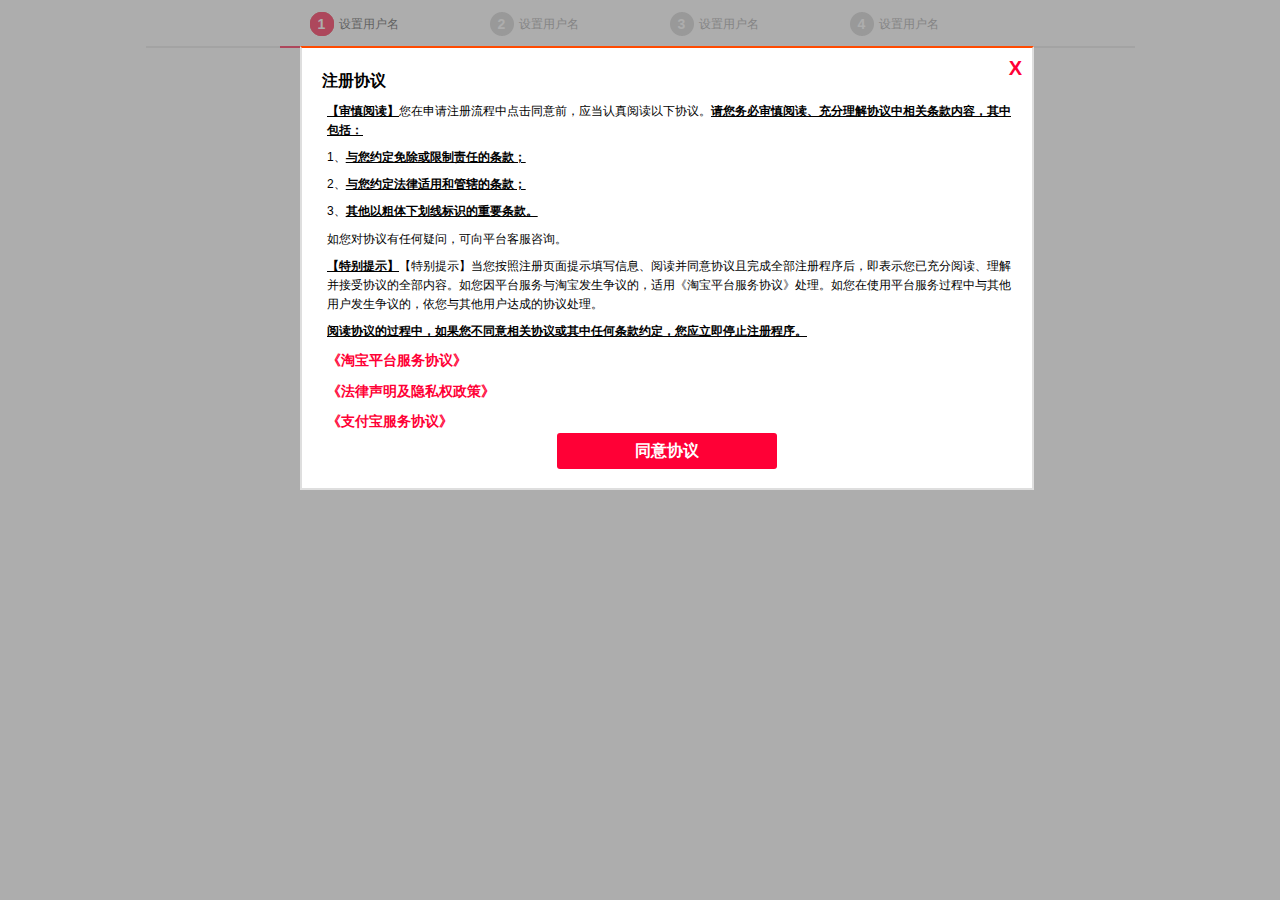
<file: register.html>
<!DOCTYPE html>
<html>
<head>
	<meta charset="utf-8">
	<title>天猫 注册页面</title>
	
	<!-- 字体图标 -->
	<link rel="stylesheet" type="text/css" href="font/iconfont3.css">
	<link rel="stylesheet" type="text/css" href="font/iconfont2.css">
	<link rel="stylesheet" type="text/css" href="font/iconfont1.css">
	<link rel="stylesheet" type="text/css" href="assets/css/reset.css">
	<link rel="stylesheet" type="text/css" href="assets/css/register.css">
	<script src="assets/js/jquery-1.8.3.min.js"></script>
	<script src="assets/js/register.js"></script>
	<body style="overflow-x:hidden;overflow-y:auto;">
</head>
<body>
	<div class="top">
		<div class="top_a fl">
			<div>1</div>
			<span>设置用户名</span>
		</div>
		<div class="top_a1 top_a fl">
			<div>2</div>
			<span>设置用户名</span>
		</div>
		<div class="top_a1 top_a fl">
			<div>3</div>
			<span>设置用户名</span>
		</div>
		<div class="top_a2 top_a1 top_a fl">
			<div>4</div>
			<span>设置用户名</span>
		</div>
	</div>
	<div class="conter">
		<div class="cent_sj">
			<span class="cent_sj_span">手机号</span>
			<input type="" list="mydate" placeholder="请选择" class="shou">
			<datalist id="mydate" class="select">
				<option value="+86" selected="selected">中国大陆</option>
				<option value="+86">中国台湾地区</option>
				<option value="+86">中国香港</option>
				<option value="+86">马来西亚</option>
				<option value="+86">新加坡</option>
				<option value="+86">韩国</option>
			</datalist>
			<input type="text" name="" placeholder="请输入你的手机号码" class="cent_sj_value">
			<span class="small"></span>
		</div>
		<div class="cent_yz cent_sj clearfix">
			<span>验证</span>
			<div class="cent_yz_a">
				<div class="cent_bg"><span>通过验证</span></div>
				<div class="cent_box">> ></div>
				<span>按住滑块,拖到最右边</span>
			</div>
		</div>
		<div class="cent_btn">
			<button>下一步</button>
		</div>
	</div>
	
	<div class="box">
		<h3>注册协议</h3>
		<p><span>【审慎阅读】</span>您在申请注册流程中点击同意前，应当认真阅读以下协议。<span>请您务必审慎阅读、充分理解协议中相关条款内容，其中包括：</span></p>
		<p>1、<span>与您约定免除或限制责任的条款；</span></p>
		<p>2、<span>与您约定法律适用和管辖的条款；</span></p>
		<p>3、<span>其他以粗体下划线标识的重要条款。</span></p>
		<p>如您对协议有任何疑问，可向平台客服咨询。</p>
		<p><span>【特别提示】</span>【特别提示】当您按照注册页面提示填写信息、阅读并同意协议且完成全部注册程序后，即表示您已充分阅读、理解并接受协议的全部内容。如您因平台服务与淘宝发生争议的，适用《淘宝平台服务协议》处理。如您在使用平台服务过程中与其他用户发生争议的，依您与其他用户达成的协议处理。</p>
		<p><span>阅读协议的过程中，如果您不同意相关协议或其中任何条款约定，您应立即停止注册程序。</span></p>
		<p><a href="">《淘宝平台服务协议》</a></p>
		<p><a href="">《法律声明及隐私权政策》</a></p>
		<p><a href="">《支付宝服务协议》</a></p>
		<div class="box_1">
			同意协议
		</div>
		<div href="" class="cha">X</div>
	</div>
	<div class="wrap">

	</div>
</body>
</html>
</file>
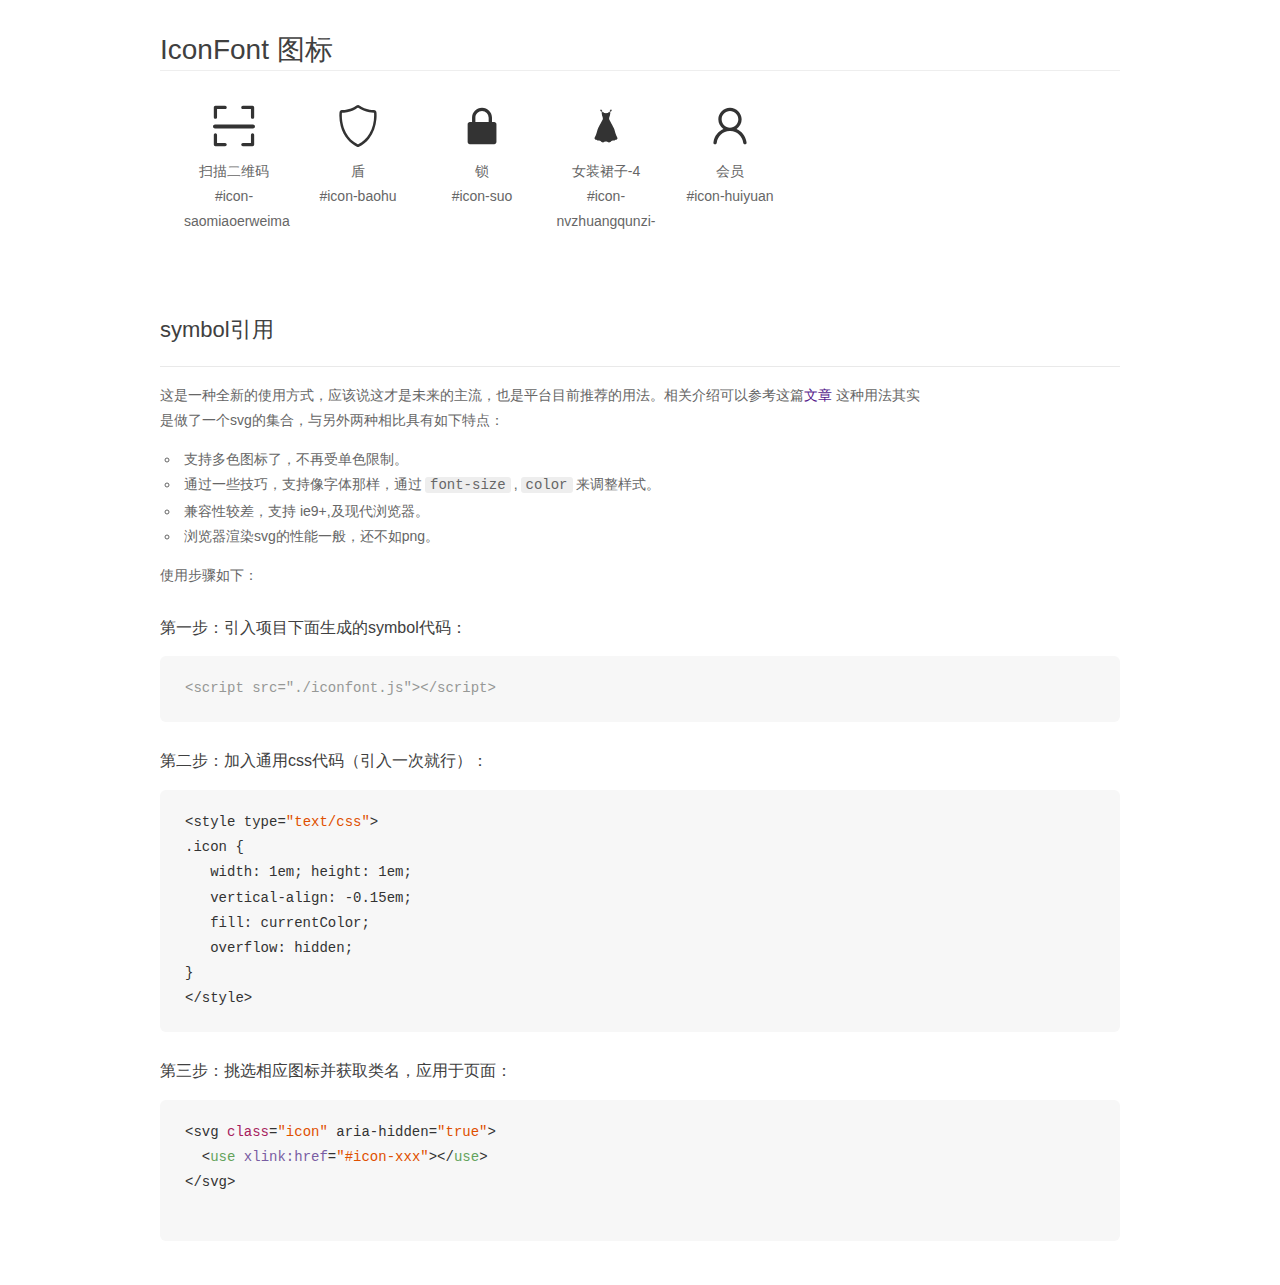
<file: font/font_vpt6brl717n/demo_symbol.html>
<!DOCTYPE html>
<html>
<head>
    <meta charset="utf-8"/>
    <title>IconFont</title>
    <link rel="stylesheet" href="demo.css">
    <script src="iconfont.js"></script>

    <style type="text/css">
        .icon {
          /* 通过设置 font-size 来改变图标大小 */
          width: 1em; height: 1em;
          /* 图标和文字相邻时，垂直对齐 */
          vertical-align: -0.15em;
          /* 通过设置 color 来改变 SVG 的颜色/fill */
          fill: currentColor;
          /* path 和 stroke 溢出 viewBox 部分在 IE 下会显示
             normalize.css 中也包含这行 */
          overflow: hidden;
        }

    </style>
</head>
<body>
    <div class="main markdown">
        <h1>IconFont 图标</h1>
        <ul class="icon_lists clear">
            
                <li>
                    <svg class="icon" aria-hidden="true">
                        <use xlink:href="#icon-saomiaoerweima"></use>
                    </svg>
                    <div class="name">扫描二维码</div>
                    <div class="fontclass">#icon-saomiaoerweima</div>
                </li>
            
                <li>
                    <svg class="icon" aria-hidden="true">
                        <use xlink:href="#icon-baohu"></use>
                    </svg>
                    <div class="name">盾</div>
                    <div class="fontclass">#icon-baohu</div>
                </li>
            
                <li>
                    <svg class="icon" aria-hidden="true">
                        <use xlink:href="#icon-suo"></use>
                    </svg>
                    <div class="name">锁</div>
                    <div class="fontclass">#icon-suo</div>
                </li>
            
                <li>
                    <svg class="icon" aria-hidden="true">
                        <use xlink:href="#icon-nvzhuangqunzi-"></use>
                    </svg>
                    <div class="name">女装裙子-4</div>
                    <div class="fontclass">#icon-nvzhuangqunzi-</div>
                </li>
            
                <li>
                    <svg class="icon" aria-hidden="true">
                        <use xlink:href="#icon-huiyuan"></use>
                    </svg>
                    <div class="name">会员</div>
                    <div class="fontclass">#icon-huiyuan</div>
                </li>
            
        </ul>


        <h2 id="symbol-">symbol引用</h2>
        <hr>

        <p>这是一种全新的使用方式，应该说这才是未来的主流，也是平台目前推荐的用法。相关介绍可以参考这篇<a href="">文章</a>
        这种用法其实是做了一个svg的集合，与另外两种相比具有如下特点：</p>
        <ul>
          <li>支持多色图标了，不再受单色限制。</li>
          <li>通过一些技巧，支持像字体那样，通过<code>font-size</code>,<code>color</code>来调整样式。</li>
          <li>兼容性较差，支持 ie9+,及现代浏览器。</li>
          <li>浏览器渲染svg的性能一般，还不如png。</li>
        </ul>
        <p>使用步骤如下：</p>
        <h3 id="-symbol-">第一步：引入项目下面生成的symbol代码：</h3>
        <pre><code class="lang-js hljs javascript"><span class="hljs-comment">&lt;script src="./iconfont.js"&gt;&lt;/script&gt;</span></code></pre>
        <h3 id="-css-">第二步：加入通用css代码（引入一次就行）：</h3>
        <pre><code class="lang-js hljs javascript">&lt;style type=<span class="hljs-string">"text/css"</span>&gt;
.icon {
   width: <span class="hljs-number">1</span>em; height: <span class="hljs-number">1</span>em;
   vertical-align: <span class="hljs-number">-0.15</span>em;
   fill: currentColor;
   overflow: hidden;
}
&lt;<span class="hljs-regexp">/style&gt;</span></code></pre>
        <h3 id="-">第三步：挑选相应图标并获取类名，应用于页面：</h3>
        <pre><code class="lang-js hljs javascript">&lt;svg <span class="hljs-class"><span class="hljs-keyword">class</span></span>=<span class="hljs-string">"icon"</span> aria-hidden=<span class="hljs-string">"true"</span>&gt;<span class="xml"><span class="hljs-tag">
  &lt;<span class="hljs-name">use</span> <span class="hljs-attr">xlink:href</span>=<span class="hljs-string">"#icon-xxx"</span>&gt;</span><span class="hljs-tag">&lt;/<span class="hljs-name">use</span>&gt;</span>
</span>&lt;<span class="hljs-regexp">/svg&gt;
        </span></code></pre>
    </div>
</body>
</html>
</file>
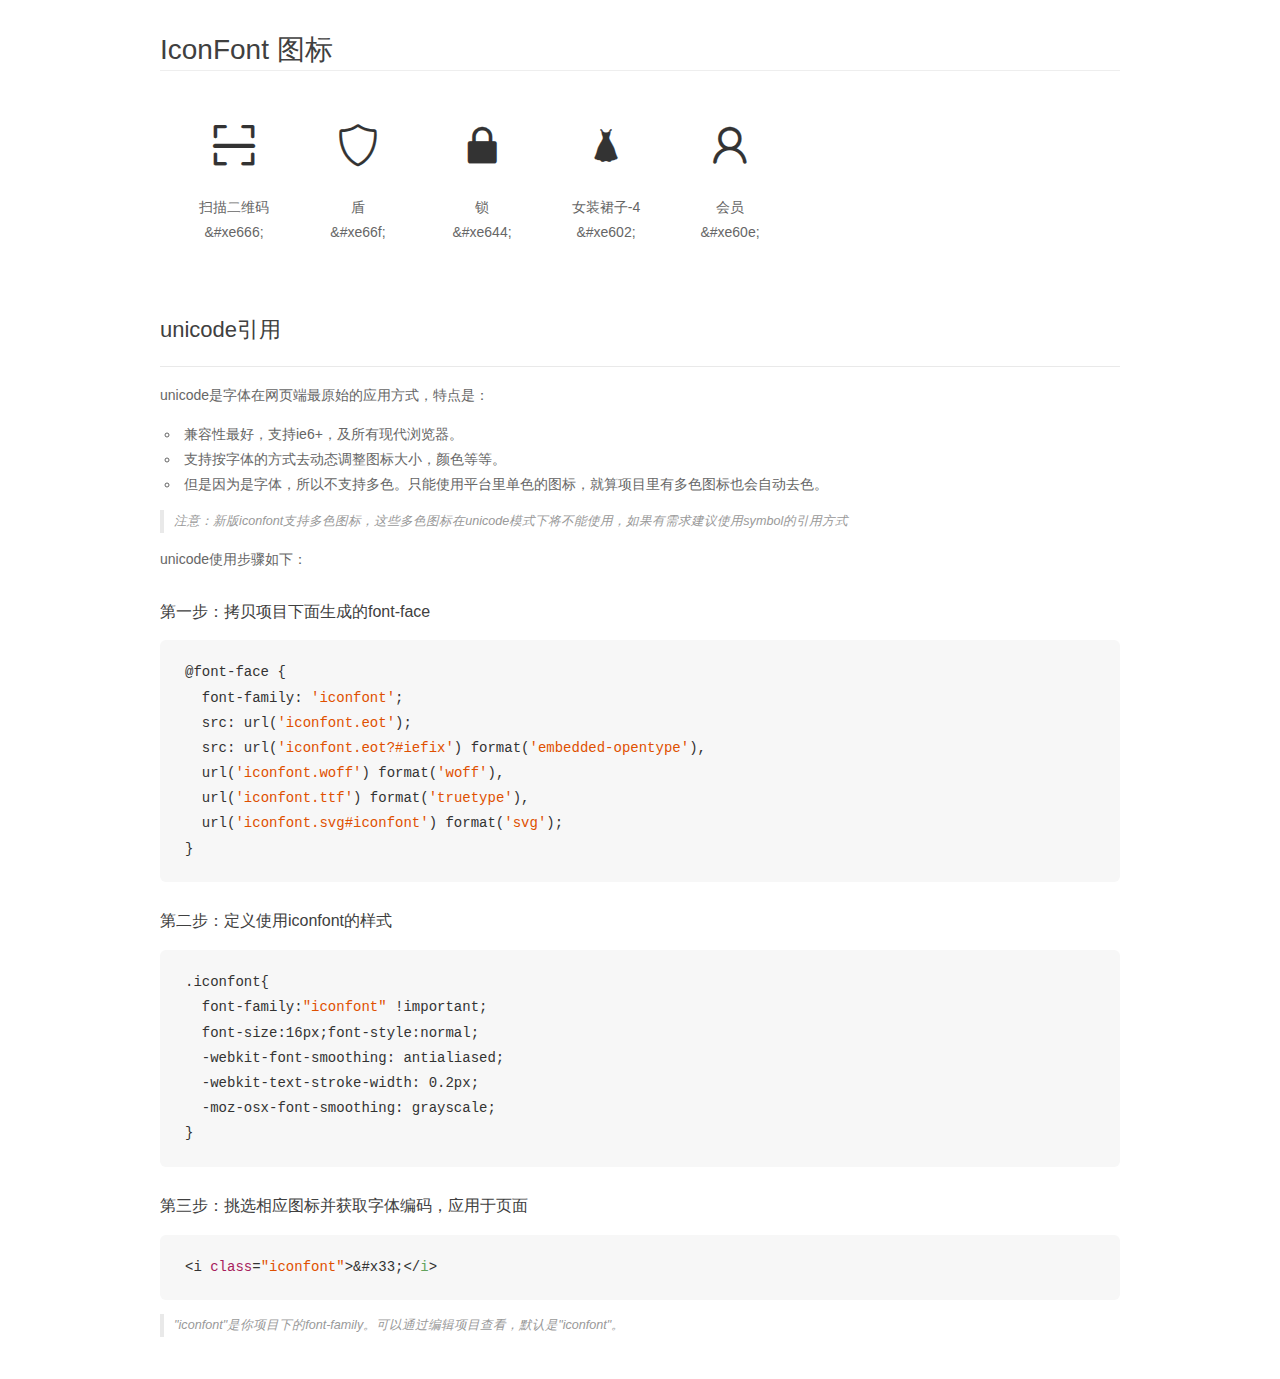
<file: font/font_vpt6brl717n/demo_unicode.html>
<!DOCTYPE html>
<html>
<head>
    <meta charset="utf-8"/>
    <title>IconFont</title>
    <link rel="stylesheet" href="demo.css">

    <style type="text/css">

        @font-face {font-family: "iconfont";
          src: url('iconfont.eot'); /* IE9*/
          src: url('iconfont.eot#iefix') format('embedded-opentype'), /* IE6-IE8 */
          url('iconfont.woff') format('woff'), /* chrome, firefox */
          url('iconfont.ttf') format('truetype'), /* chrome, firefox, opera, Safari, Android, iOS 4.2+*/
          url('iconfont.svg#iconfont') format('svg'); /* iOS 4.1- */
        }

        .iconfont {
          font-family:"iconfont" !important;
          font-size:16px;
          font-style:normal;
          -webkit-font-smoothing: antialiased;
          -webkit-text-stroke-width: 0.2px;
          -moz-osx-font-smoothing: grayscale;
        }

    </style>
</head>
<body>
    <div class="main markdown">
        <h1>IconFont 图标</h1>
        <ul class="icon_lists clear">
            
                <li>
                <i class="icon iconfont">&#xe666;</i>
                    <div class="name">扫描二维码</div>
                    <div class="code">&amp;#xe666;</div>
                </li>
            
                <li>
                <i class="icon iconfont">&#xe66f;</i>
                    <div class="name">盾</div>
                    <div class="code">&amp;#xe66f;</div>
                </li>
            
                <li>
                <i class="icon iconfont">&#xe644;</i>
                    <div class="name">锁</div>
                    <div class="code">&amp;#xe644;</div>
                </li>
            
                <li>
                <i class="icon iconfont">&#xe602;</i>
                    <div class="name">女装裙子-4</div>
                    <div class="code">&amp;#xe602;</div>
                </li>
            
                <li>
                <i class="icon iconfont">&#xe60e;</i>
                    <div class="name">会员</div>
                    <div class="code">&amp;#xe60e;</div>
                </li>
            
        </ul>
        <h2 id="unicode-">unicode引用</h2>
        <hr>

        <p>unicode是字体在网页端最原始的应用方式，特点是：</p>
        <ul>
        <li>兼容性最好，支持ie6+，及所有现代浏览器。</li>
        <li>支持按字体的方式去动态调整图标大小，颜色等等。</li>
        <li>但是因为是字体，所以不支持多色。只能使用平台里单色的图标，就算项目里有多色图标也会自动去色。</li>
        </ul>
        <blockquote>
        <p>注意：新版iconfont支持多色图标，这些多色图标在unicode模式下将不能使用，如果有需求建议使用symbol的引用方式</p>
        </blockquote>
        <p>unicode使用步骤如下：</p>
        <h3 id="-font-face">第一步：拷贝项目下面生成的font-face</h3>
        <pre><code class="lang-js hljs javascript">@font-face {
  font-family: <span class="hljs-string">'iconfont'</span>;
  src: url(<span class="hljs-string">'iconfont.eot'</span>);
  src: url(<span class="hljs-string">'iconfont.eot?#iefix'</span>) format(<span class="hljs-string">'embedded-opentype'</span>),
  url(<span class="hljs-string">'iconfont.woff'</span>) format(<span class="hljs-string">'woff'</span>),
  url(<span class="hljs-string">'iconfont.ttf'</span>) format(<span class="hljs-string">'truetype'</span>),
  url(<span class="hljs-string">'iconfont.svg#iconfont'</span>) format(<span class="hljs-string">'svg'</span>);
}
</code></pre>
        <h3 id="-iconfont-">第二步：定义使用iconfont的样式</h3>
        <pre><code class="lang-js hljs javascript">.iconfont{
  font-family:<span class="hljs-string">"iconfont"</span> !important;
  font-size:<span class="hljs-number">16</span>px;font-style:normal;
  -webkit-font-smoothing: antialiased;
  -webkit-text-stroke-width: <span class="hljs-number">0.2</span>px;
  -moz-osx-font-smoothing: grayscale;
}
</code></pre>
        <h3 id="-">第三步：挑选相应图标并获取字体编码，应用于页面</h3>
        <pre><code class="lang-js hljs javascript">&lt;i <span class="hljs-class"><span class="hljs-keyword">class</span></span>=<span class="hljs-string">"iconfont"</span>&gt;&amp;#x33;<span class="xml"><span class="hljs-tag">&lt;/<span class="hljs-name">i</span>&gt;</span></span></code></pre>

        <blockquote>
        <p>"iconfont"是你项目下的font-family。可以通过编辑项目查看，默认是"iconfont"。</p>
        </blockquote>
    </div>


</body>
</html>
</file>
<file: font/iconfont9.css>
@font-face {font-family: "iconfont";
  src: url('iconfont.eot?t=1540823724428'); /* IE9*/
  src: url('iconfont.eot?t=1540823724428#iefix') format('embedded-opentype'), /* IE6-IE8 */
  url('[data-uri]') format('woff'),
  url('iconfont.ttf?t=1540823724428') format('truetype'), /* chrome, firefox, opera, Safari, Android, iOS 4.2+*/
  url('iconfont.svg?t=1540823724428#iconfont') format('svg'); /* iOS 4.1- */
}

.iconfont {
  font-family:"iconfont" !important;
  font-size:16px;
  font-style:normal;
  -webkit-font-smoothing: antialiased;
  -moz-osx-font-smoothing: grayscale;
}

.icon-nanzhuang:before { content: "\346c"; }

.icon-shouye:before { content: "\e62d"; }

.icon-duihuaxinxi:before { content: "\e639"; }

.icon-tianjia:before { content: "\e657"; }

.icon-xiai:before { content: "\e658"; }

.icon-biaoqian:before { content: "\e65b"; }

.icon-chongzhi:before { content: "\e65c"; }

.icon-erweima:before { content: "\e65f"; }

.icon-jiantou:before { content: "\e662"; }

.icon-shangchuan:before { content: "\e665"; }

.icon-xiazai:before { content: "\e668"; }

.icon-jiudian:before { content: "\e6bc"; }

.icon-shangjia:before { content: "\e6bd"; }

.icon-yibantishi:before { content: "\e6cd"; }

.icon-lingshi:before { content: "\e670"; }

.icon-kongdiao:before { content: "\e660"; }

.icon-tingchechang:before { content: "\e66b"; }

.icon-24xiaoshiqiantai:before { content: "\e67e"; }

.icon-shezhi:before { content: "\e68f"; }

.icon-xitongcaidan:before { content: "\e696"; }

.icon-xitongfanhui:before { content: "\e697"; }

.icon-pinglun:before { content: "\e6ad"; }

.icon-duoyun:before { content: "\e6f3"; }

.icon-leidian:before { content: "\e6f4"; }

.icon-qing:before { content: "\e6f5"; }

.icon-xiaoyu:before { content: "\e6f7"; }

.icon-yin:before { content: "\e6f8"; }

.icon-fanhui:before { content: "\e6ff"; }

.icon-chuju:before { content: "\e640"; }

.icon-zuanshi:before { content: "\e675"; }

.icon-mz:before { content: "\e617"; }

.icon-jiadian:before { content: "\e721"; }

.icon-hongbao:before { content: "\e71c"; }

.icon-quan:before { content: "\e71d"; }

.icon-saoma:before { content: "\e71e"; }

.icon-shirenrenzheng:before { content: "\e71f"; }

.icon-tupian:before { content: "\e722"; }

.icon-tongxunlu:before { content: "\e723"; }

.icon-zan:before { content: "\e726"; }

.icon-zhengquetishi:before { content: "\e727"; }

.icon-wifi:before { content: "\e729"; }

.icon-shijian:before { content: "\e72d"; }

.icon-shangjiantou:before { content: "\e730"; }

.icon-xiajiantou:before { content: "\e731"; }

.icon-youjiantou:before { content: "\e732"; }

.icon-zuojiantou:before { content: "\e735"; }

.icon-shuiguo:before { content: "\e690"; }

.icon-xie:before { content: "\e6ef"; }

.icon-qiche:before { content: "\e61e"; }

.icon-gouwuche:before { content: "\e502"; }

.icon-qunzi:before { content: "\e661"; }

.icon-tushu:before { content: "\e604"; }

.icon-fenxiangfangshi:before { content: "\eb61"; }

.icon-yiyao:before { content: "\e7ab"; }

.icon-guanbi:before { content: "\eb6a"; }

.icon-xiajiantou1:before { content: "\eb6d"; }

.icon-shangjiantou1:before { content: "\eb6e"; }

.icon-shouji:before { content: "\e6a5"; }

.icon-icon_zhanghao:before { content: "\eb8a"; }

.icon-xiayibu:before { content: "\ebef"; }

.icon-shangyibu:before { content: "\ebf0"; }

.icon-shuaxin:before { content: "\ec08"; }

.icon-gengduo:before { content: "\ec1c"; }

.icon-jiadian1:before { content: "\e70f"; }

.icon-yingerche:before { content: "\e64c"; }

.icon-wentijieda:before { content: "\ec2e"; }

.icon-kefu:before { content: "\ec2f"; }

.icon-jiafang:before { content: "\e501"; }

.icon-jiaju:before { content: "\e693"; }

.icon-zhuxiao:before { content: "\e609"; }

.icon-kaiguan:before { content: "\e618"; }

.icon-zhiding:before { content: "\e61f"; }

.icon-huanfu:before { content: "\e622"; }

.icon-wentifankui:before { content: "\e624"; }

.icon-suoding:before { content: "\e62e"; }

.icon-jiesuo:before { content: "\e62f"; }

.icon-yiqiatong:before { content: "\e647"; }

.icon-gerendangan:before { content: "\e656"; }

.icon-bianji:before { content: "\e641"; }

.icon-dizhi:before { content: "\e642"; }

.icon-liulan:before { content: "\e648"; }

.icon-liebiaozhanshi:before { content: "\e649"; }

.icon-shanchu:before { content: "\e64d"; }

.icon-sousuo:before { content: "\e64e"; }

.icon-yincang:before { content: "\e651"; }

.icon-icon_paging_left:before { content: "\e652"; }

.icon-icon_paging_right:before { content: "\e653"; }
</file>
<file: font/iconfont.css>
@font-face {font-family: "iconfont";
  src: url('iconfont.eot?t=1540387529740'); /* IE9*/
  src: url('iconfont.eot?t=1540387529740#iefix') format('embedded-opentype'), /* IE6-IE8 */
  url('[data-uri]') format('woff'),
  url('iconfont.ttf?t=1540387529740') format('truetype'), /* chrome, firefox, opera, Safari, Android, iOS 4.2+*/
  url('iconfont.svg?t=1540387529740#iconfont') format('svg'); /* iOS 4.1- */
}

.iconfont {
  font-family:"iconfont" !important;
  font-size:16px;
  font-style:normal;
  -webkit-font-smoothing: antialiased;
  -moz-osx-font-smoothing: grayscale;
}

.icon-caidan:before { content: "\e62f"; }

.icon-sanjiao:before { content: "\e65a"; }

.icon-gouwuche2:before { content: "\e61e"; }

.icon-shouji:before { content: "\e63e"; }
</file>
<file: assets/css/index.css>
*{
	font-family: "Microsoft YaHei",tahoma,arial,'Hiragino Sans GB','\5b8b\4f53',sans-serif;
}
body{
	font: 12px/1.5 tahoma,arial,"\5b8b\4f53";
}

.fl{
	float:left;
}
.fr{
	float:right;
}
.hover_a a:hover{
	color:#FF0036;
}
.font_red{
	color:#FF0036;
}
.ares{
	margin: 0 auto;
    width: 1263px;
	margin-right:35px;
}

/*字体图标*/
.icon-caidan_1{
	font-size:15px !important;
}
.shuaxin{
	margin-top:20px;
}

.sidebar_ul li i{
	padding:0 8px 0 13px;
}
.icon-shuaxin{
	font-size:25px;
}

/*固定右边栏*/
.fixure_right{
	width:35px;
	height:100%;
	background:#000;
	position:fixed;
	right:0;
	z-index: 1000;

}
.fix_r_log{
	width:100%;
	height:35px;
	height:35px;
	margin-top:120px;
}
.fix_r_log:hover{
	background:#FF0036;
}
.fix_gouwu{
	height:35px;
	height:100px;
	margin:10px 0;
}
.fix_gouwu:hover{
	background:#FF0036;
}
.fix_gouwu:hover .fix_gouwu_img{
	background:url(../../image/home/jskfhwh.png) -4px;
}
.fix_gouwu>div{
	height: 100px;
    width: 25px;
    border: 1px solid #444;
    border-width: 1px 0;
    margin:0 auto;
}
.fix_gouwu_img{
	background:url(../../image/home/freaftweg.png) -4px;
	width:25px;
	height:25px;
	padding-top:11px;
}
.fix_gouwu{
	color:#fff;
	text-align:center;
}

.fix_img{
	width:35px;
	height:35px;
	margin:5px 0;
}
.fix_img1{
	width:35px;
	height:35px;
	margin:5px 0;
}
.fix_img:hover{
	background:#FF0036;
}


.fix_img1{
	position:absolute !important;
	bottom:0;
}
.fix_img2{
	position:absolute!important;
	bottom:35px;
}
.fix_img3{
	position:absolute!important;
	bottom:70px;
}
.fixure_right>div{
	position:relative;
}


/*划入显示*/
.fix_r_min{
	position:relative;
	position:absolute;
	bottom:0;
	right:35px;
	width: 90px;
    height: 35px;
    line-height: 35px;
	color: #fff;
    background: #494949;
    z-index: 1000;
    text-align:center;
    display: none;
}
.fix_r_min_m{
	position: absolute;
	right:-8px;
	top:10px;
    width: 16px;
    height: 16px;
    line-height: 16px;
    text-align: center;
    font-size: 16px;
    font-family: "\5b8b\4f53";
    color: #494949;
}














/*顶部搜索栏*/

.fixure_top{
	height:50px;
	width:100%;
	background-color: #FF0036;
    opacity: .95;
	overflow: hidden;
	opacity: .9;
	position: fixed;
	top:0;
	z-index: 888;
	display: none;
}

.fix_t_ss{
	width:740px;
	height:30px;
	margin:0 auto;
	padding-top:8px;
}

.fix_t_ss input{
	float:left;
	width:636px;
	height:20px;
	padding:5px;
	border:none;
	border:2px solid #FF0036;
}
.fix_t_ss button{
	float:left;
	background:#FF0036;
	border-right:2px solid #FF0036;
	width: 90px;
    height: 30px;
    border: 0;
    font-size: 16px;
    letter-spacing: 4px;
    cursor: pointer;
    color: #fff;
}
.fix_t_log{
	width:150px;
	line-height: 50px;
	color:#fff;
	/*font: 12px/1.5 tahoma,arial,"\5b8b\4f53";*/
	font-family: fpNewIconFont!important;

}
.fix_t_log span{
	float:left;
	font-size:14px;
	margin-right: 30px;
}
.fix_t_log img{
	width:80px;
	margin-top:10px;
}





/*头部图片*/
.header{
	width:100%;
	height:80px;
	background:#f7e0f6;
}
.header div{
	width:990px;
	margin:0 auto;
}


/*固定左边栏*/
.fixure_left{
	width:36px;
	height:370px;
	position:fixed;
	bottom:30px;
	left:16px;
	z-index: 1000;
	color:#fff;
	line-height: 10px;
	text-align:center;
	font-size: 12px;
	display: none;
}
.fixure_left div{
	width:26px;
	height:26px;
	margin-bottom:1px;
	padding:5px 5px;

}
.fixure_l_b{
	background:#ff0036 !important;
	line-height: 26px;
}
.fixure_l_a{
	background-color: rgba(0,0,0,.6);
	line-height: 14px;
}
.fixure_l_c{
	background-color: rgba(0,0,0,.3);
}









/*导航栏(购物车、注册)*/
.navcont{
	width:100%;
	height:40px;
	background:#f2f2f2;
	box-shadow: 0 2px 4px 0 rgba(0,0,0,0.30);
}
.navchild{
	width:1230px;
	height:32px;
	margin:0 auto;
	position:relative;
	left:-15px;
	color:#999;

}
.navchild a{
	color:#999;
	line-height: 32px;
}
/*左*/
.navchild_1 a:nth-of-type(1){
	margin:0 15px;
}

/*右*/
.navchild_2>ul>li{
	float:left;
	padding:0 9px;
	height:40px;
	position:relative;
	line-height:32px;
	text-align: center;
	font-size: 12px;
}
.navchild_2 li>a{
	line-height:32px;
}
.navchild_2 a:hover{
	text-decoration: underline;
}
.navchild_2 span{
	font-weight: bold;
	color:#666;
}
.navchild_2 li a:hover span{
	color:#FF0036;
}
.navchild_2 ul i{
	font-size: 14px;
}


/*隐藏块*/
.navchild_box1{
	position:absolute;
	top:32px;
	left:-1px;
	width:74px;
	height:80px;
	padding:8px 10px;
	background:#fff;
	border: solid #eee;
	border-width: 0 1px 1px;
	display:none;
}
.navchild_box1 p{
	margin-top: 6px;
}

.navchild_2_a{
	display:inline-block;
	height:100%;
}

.navchild_box2{
	position: absolute;
    width: 175px;
    height: 227px;
    background: #fff;
    left: -48px;
    top: 28px;
    box-shadow: 0 0 5px #aaa;
    display:none;
    z-index: 10;
}
.navchild_box2 b{
	position: absolute;
    left: 50%;
    top: -10px;
    margin-left: -2px;
    border-width: 5px;
    border-style: dashed dashed solid;
    border-color: transparent transparent #fff;
}

.navchild_box2_1{
	width:175px;
	height:175px;
	background:url(../../image/home/215.png);
	margin-top: 5px;
}
.navchild_box2_2{
	width:145px;
	height:35px;
	background:url(../../image/home/TB1UPWYqOMnBKNjSZFCXXX0KFXa-145-30.png) 0 3px no-repeat;
	margin:0 auto;
}
/*商家支持*/
.navchild_box3{
	width: 122px;
	height:250px;
	padding:10px 10px;
    overflow: hidden;
    right: 0;
    left: auto;
    background:#fff;
    border: solid #eee;
    border-width: 0 1px 1px;
    position:absolute;
    right:0;
    top:32px;
    line-height: 12px;
    display:none;
}

.navchild_box3_1{
	height:187px;
	width:140px;
	border-bottom: 1px dotted #827777;
	display:inline-block;
}
.navchild_box3_1 h3{
	height:10px;
	font-weight: 100;
	font-size: 12px;
	text-align:left;
	line-height: 10px;
}
.navchild_box3_1 a{
	color: #666;
	margin-right: 20px;
	margin-left:-5px ;
	line-height: 42px !important;
}

.navchild_box3_2{
	margin-top: 10px;
	height:57px;
}







/*网站导航*/
.navchild_box4{
	width:1200px;
	height:110px;
	padding:25px 0;
	background:#fff;
	position:absolute;
	right:0;
	top:32px;
	border:1px solid #eee;
	display:none;
	border-top:none;
	z-index: 100;
}

.navchild_box4_1{
	width:455px;
	height:110px;
	padding-left:30px;
	background:#fff;
	text-align:left;
	border-right:1px solid #eee;
	overflow: hidden;
}
/*N\H 图标*/
.navchild_box4_N{
	position: absolute;
    width: 9px;
    height: 11px;
    overflow: hidden;
    top: 7px;
    left: 50px;
    background:url(../../image/home/TB1gyXLGFXXXXceXVXXCEcU6VXX-439-220.png) -37px -11px;
}
.navchild_box4_H{
	position: absolute;
    width: 9px;
    height: 11px;
    overflow: hidden;
    top: 7px;
    left: 50px;
    background:url(../../image/home/TB1gyXLGFXXXXceXVXXCEcU6VXX-439-220.png) -37px 0;
}
/*三个字位置*/
.navchild_box4_N_3{
	left:36px;
}
.navchild_box4_3{
	width:226px;
}
/*两个字位置*/
.navchild_box4_N_2{
	left:22px;
}
/*标题*/
.navchild_box4_1 h3{
	font-size: 16px;
	font-weight: 100;
	text-align:left;
	color:#f56a00;
}
.navchild_box4_1 a:hover{
	color:#f56a00;
}
.navchild_box4_2 h3{
	color:#2263d4;
}
.navchild_box4_2 a:hover{
	color:#2263d4;
}
.navchild_box4_3 h3{
	color:#666;
}
.navchild_box4_3 a:hover{
	color:#666;
}
.navchild_box4_1 ul{
	margin-top:-5px;
	width:494px;
	height:85px;
}
.navchild_box4_1 li{
	float:left;
	width:95px;
	padding:6px 0;
	position:relative;
	height:15px;
}
.navchild_box4_1 a{
	color:#666;
}

.navchild_box4_3{
	border:none;
	width:190px;
}



/*最外层背景*/
.page{
	background:#F5F5F5;
	width:100%;
	height:100%;    /*调试*/
}
.page1{
	width:100%;
	height:1000px;
	background:url(../../image/home/TB1t287iZbpK1RjSZFyXXX_qFXa-1702-1356.jpg) -215px -42px;
	margin:0 auto;
}






/*背景图*/
.wrap{
	margin:0 auto;
	width:1263px;
	height:1412px;
}


/*搜索栏*/
.searchbar{
	width:1230px;
	margin:0 auto;

}
.searchbar_L{
	margin-left:-62PX;
	height:131px;
}
.searchbar_R{
	width:625px;
	height:40px;
	margin:0 auto; 
	padding-top:38px;
}
.searchbar_R form{
	
}
.searchbar_R input{
	float:left;
	width:483px;
	height:26px;
	padding:5px;
	border:none;
	border:2px solid #FF0036;
}
.searchbar_R button{
	float:left;
	background:#FF0036;
	border-right:2px solid #FF0036;
	width: 124px;
    height: 40px;
    border: 0;
    font-size: 16px;
    letter-spacing: 4px;
    cursor: pointer;
    color: #fff;
    overflow: hidden;

}
.searchbar_R_a{
	color:#999;
	margin-left:-12px;
}
.searchbar_R a{
	padding:0 10px 0;
	line-height: 28px;
	color:#999;
	font-size: 13px;
}

.searchbar_R_a a:nth-of-type(2),.searchbar_R_a a:nth-of-type(4),.searchbar_R_a a:nth-of-type(7),.searchbar_R_a a:nth-of-type(9){
	color:#FF0036;
}

/*导航栏*/
.subnav_A{
	width:1230px;
	height:36px;
}

.subnav_A_1_1{
	width:200px;
	height:36px;
	background:#FF0036;	
	color:#fff;
	float:left;
}

.subnav_A_1_1 i{
	font-size:24px;
	float:left;
	margin:0 5px 0 7px;
}
.subnav_A_1_1 div{
	float:left;
	display: inline-block;
    font-size: 16px;
    margin-left: 8px;
    font-weight: 700;
    line-height: 36px;
}

.subnav_A ul{
	float:left;
}
.subnav_A li{
	float:left;
	padding: 0 8px;
}
.subnav_A img{
	width:100px;
	height:30px;
}

.subnav_A a{
	height: 35px;
    cursor: pointer;
    float: left;
    font-weight: 500;
    font-size: 16px;
    display: block;
    color: #333;
    letter-spacing: normal;
    position: relative;
    line-height: 31px;
}

/*选项卡板块*/
.subnav_B{
	width:1230px;
	height:500px;
	background:#fff;
	position:relative;
}
.sidebar{
	position:absolute;
	top:0;
	left:0;
	width:200px;
	height:500px;
	background:rgba(0,0,0,.55);
	z-index: 100;
}

.subnav_B_con{
	width:1230px;
	height:500px;
	overflow: hidden;
}
/*默认显示*/


.subnav_B_con>div{
	position:absolute;
	display:none;
}
.subnav_B_con .block{
	display:block ;

}
.subnav_B_con img{
	width:220px;
	height:235px;
	margin:10px 60px 0 0;
}
.subnav_B_box_img{
	width:220px;
	height:235px;
	background: rgba(255,255,255,.7);
	margin-top:10px;
	overflow: hidden;
}
.subnav_B_box_img:hover{
	background: rgba(255,255,255,1);
}
.subnav_B_box_img img:nth-of-type(1){

}
.subnav_B_box_img img:nth-of-type(2){

}
.subnav_B_box3>div,.subnav_B_box5>div,.subnav_B_box6>div{
	float:right;
}
.subnav_B_box1{
	width:1230px;
	height:500px;
	background:url(../../image/home/TB1gWyUkYArBKNjSZFLSuw_dVXa.jpg) no-repeat;
	background-size:100% 100%;
}
.subnav_B_box2{
	width:1230px;
	height:500px;
	background:url(../../image/home/TB1EG1UjgHqK1RjSZJnSuvNLpXa.jpg) no-repeat;
	background-size:100% 100%;
}
.subnav_B_box3{
	width:1230px;
	height:500px;
	background:url(../../image/home/TB1KgMBiFYqK1RjSZLeSuvXppXa.jpg) no-repeat;
	background-size:100% 100%;
}
.subnav_B_box4{
	width:1230px;
	height:500px;
	background:url(../../image/home/TB1_JXrLVXXXXbZXVXXSutbFXXX.jpg) no-repeat;
	background-size:100% 100%;
}
.subnav_B_box5{
	width:1230px;
	height:500px;
	background:url(../../image/home/O1CN011DCTl9n0.webp) no-repeat;
	background-size:100% 100%;
}
.subnav_B_box6{
	width:1230px;
	height:500px;
	background:url(../../image/home/O1CN011C5mLjk8WbE4YJ8_!!30-0-luban.jpg_q100.jpg_.webp) no-repeat;
	background-size:100% 100%;
}

/*划入按钮*/
.subnav_B_index{
	position:absolute;
	top:465px;
	left:522px;
}
.subnav_B_index li{
	float:left;
	width:30px;
	height:7px;
	background:#000;
	opacity: .3;
	margin:0 5px;
}
.subnav_B_index .subnav_B_index_li{
	background: #fff;
    opacity:.6;
}


/*侧栏选项卡*/
.sidebar li{
	position: relative;
    height: 31.2px;
    line-height: 31.2px;
    color: #fff;
    font-size: 14px;
}

.subnav{
	position:absolute;
	top:0;
	left:200px;
	background:#fff;
	width:852px;
	height:500px;
	background: #FAFAFA;
	display:none;
}
.subnav_l{
	width:583px;
	height:462px;
	padding:19px 30px;
	background:#fff;
}
.subnav_l_l{
    width: 60px;
    color: #333;
    margin-right: 30px;
    position: relative;
    font-size: 14px;
    font-weight: 700;
    line-height: 22px;
    height: 22px;
    margin-top:9px;
}
.subnav_l>div{
	clear:both;
}
/*左*/
.subnav_l_r{
	width:493px;
    border-bottom:1px dashed rgba(0,0,0,.1);
    padding:10px 0;
}
.subnav_l_r a{
	height: 22px;
    line-height: 22px;
    font-size: 14px;
    color: #666;
    float: left;
    margin-left: 13px;

}

/*右*/
.subnav_r{
	width:189px;
	height:480px;
	margin:10px;
	background:#fff;
}
.subnav_r img{
	height:36px;
	width:72px;
	padding:5px 10px;
}
.subnav_r a span{
	display:inline-block;
    width: 92px;
    height:47px;  
    background: #fff;
    position:absolute;
    z-index: 10;
    display: none;
    opacity:.3;
}
.subnav_r a:hover span{
	display: inline-block;
}
/*图片*/
.subnav_r .subnav_r_1{
	width:189px;
	height:85px;
	background:url(../../image/home/TB1xnkQKVXXXXaJXXXXXXXXXXXX-378-174.jpg);
	background-size:100% 100%;
}


/*jq 划入效果*/
.sidebar_hover{
	background:#fff;
}
.sidebar_show{
	display:block !important;
}



/*单个高*/
.subnav_l_l_H {
	height:30px !important;
}
/*选项卡内  链接颜色*/


.blue a:hover{
	color:#427def!important;
}
.blue{
	color:#427def!important;
}

.zi{
	color:#6347ed!important;
}
.zi a:hover{
	color:#6347ed!important;
}

.lv{
	color:#3bc7b0!important;
}
.lv a:hover{
	color:#3bc7b0!important;
}
.cheng{
	color:#f7a831!important;
}
.cheng a:hover{
	color:#f7a831!important;
}

/*闪购*/
.shangou{
	padding-top:34px;
	height:370px;
	width:1630;
	margin:0 auto;
}
.shangou_1>div{
	height:55px;
	width:234px;
	background:#fff;
}
.shangou_1>div span:nth-of-type(1){
	display: inline-block;
    font-size: 18px;
    font-weight: 700;
    color: #333;
    line-height: 54px;
    height: 18px;
    margin-left: 10px;
}
.shangou_1>div span:nth-of-type(2){
	    display: inline-block;
    font-size: 14px;
    font-weight: 700;
    color: #333;
    margin-left: 10px;
    line-height: 24px;
    height: 44px;
}
.shangou_1{
	width:234px;
	height:370px;
	margin-right:12px;
	position:relative;
}
.shangou_1 img{
	width:234px;
	height:316px;
}
/*图块移入移出效果*/
.shangou_1>span{
	display:none;
	width:234px;
	height:317px;
	background:#fff;
	opacity: .4;
	position:absolute;
	top:55px;
}
.shangou_1:hover span{
	display: block;
}
.shangou_2>span{
	display:none;
	width:485px;
	height:316px;
	background:#fff;
	opacity: .4;
	position:absolute;
	top:55px;
}
.shangou_2:hover span{
	display: block;
}

.shangou_2{
	width:485px;
}
.shangou_2 div{
	width:485px;
}
.shangou_2 img{
	width:485px;
	height:316px;
}

.shangou_2 a,.shangou_1 a{
	float:right;
	display:inline-block;
    width: 42px;
    height: 54px;
    line-height: 54px;
    background-size: 18px 18px;
    background-image: url(../../image/home/TB1B7RoaMMPMeJjy1XcXXXpppXa-36-36.png);
    background-repeat: no-repeat;
    background-position: right center;
    padding-right: 14px;
    font-size: 16px;
    color: #666;
    margin-right:14px;
}
.shangou_1_1 a{
	width:10px;
}


	/*小图片排版*/

.xiaotu{
	height:327px;
	background:#f5f5f5;
	margin-top: 15px;
}
.xiaotu_A{
	width:122px;
	height:108px;
	background:#fff;
	text-align: center;
	margin: 0 1px 1px 0;
	position:relative;
	float:left;
}
.xiaotu_A img{
	margin-top:30px;
	width:100px;
	height:50px;
}
.xiaotu_A a{
	display:none;
	display:block;
	width:122px;
	height:108px;
	background:rgba(0,0,0,.8);
	position:absolute;
	top:0;
	color:#fff; 
	opacity: 0;
	transition: all .5s;
}
.xiaotu_A:hover a{
	opacity: 1;
}
.xiaotu_A p{
	font-size:14px;
	margin:33px 0 9px;
}
.xiaotu_A span{
	display:inline-block;
	width:63px;
	height:18px;
	background:#FF0036;
	border-radius: 10px;
	font-size:12px;
	z-index: 100;
}

/*.xiaotu_A:hover a{
	display:block;
}*/

.xiaotu_A_1 a{
	display: block;
	background:#fff;
	color:#999;
}
.xiaotu_A_1  p{
	font-size:14px;
		margin-top:10px;
}
.xiaotu_A_1:hover{
	background:#FF0036;
	color:#fff;

}
.xiaotu_A_1:hover .shuaxin{
	transform: rotate(180deg);
	transition: all 1s;
}

/*板块*/
/*上*/
.bankuai{
	margin: 0 auto;
    width: 1263px;
    height:665px;
    margin-top:20px;
}
.bk_top{
	width:1230px;
	height:40px;
	line-height: 40px;
}
.bk_top img{
	width:214px;
	height:25px;
	margin-top: 7px;
}
.bk_t_2{
	width:800px;
	height:40px;
	text-align:right;
}
.bk_t_2 a{
	font-size:14px;
	color:#000;
	margin:0 10px;
	padding:5px 0;
}
.bk_t_2 a:hover{
	border-bottom:1px solid #000;
}

.bk_con{
	width:1230px;
	height:618px;
	padding-top:5px;
}


/*左版*/
.bk_con_l{
	width:235px;
	height:618px;
	position:relative;
}
.bk_con_l img{
	width:100%;
	height:100%;
}


/*大字*/
.banner{
	position:absolute;
	bottom:123px;
	left:0;
	width:210px;
	height:64px;
	text-align:center;
}
.banner .banner_1{
	width:70px;
	height:54px;
	background:rgba(0,0,0,.9);
	font-size:18px;
	color:#fff;
	padding:5px 0;

}

.banner .banner_2{
	width:128px;
	height:54px;
	padding:5px 0;
	background:rgba(0,0,0,.6);
	font-size:18px;
	color:#fff;
	padding:5px 0;
	text-align:left;
}
.banner .banner_2 span{
	margin-left:15px;
}


/*右板块*/
.bk_con_r{
	width:995px;
	height:618px;
}
.bk_con_r>div,.bk_con_r>a{
	float:left;
	margin:0 0 16px 13px;
}
.bk_conbig{
	width:484px;
	height:301px;
	background:#fff;
}
.bk_conbig_top{
	width:462px;
	height:57px;
	margin:0 auto;
	margin-top:10px;
}
.bk_conbig_top div{
	float:left;
	width:231px;
	height:57px;
	background:#f5f5f5;
	text-align:center;
	line-height:57px;
	color:#000;
	font-size:16px;
}




.bk_conbig_bom{
	width:462px;
	height:225px;
	margin:0 auto;
}
.bk_conbig_bom>div{
	display: none;
	position:relative;
}
.bk_conbig_bom{
	position:relative;
	box-shadow: 0 0 2px 2px #ccc;
}
.bk_conbig_b1{
	width:290px;
	height:87px;
	background:url(../../image/home/TB1AnTXewMPMeJjy1XcXXXpppXa-290-87.png);
	position:absolute;
	bottom:-187px;
	left:0;
}
.bk_conbig_b1 div{
	height:36px;
	width:250px;
	color:#00B262;
	font-size:20px;
	font-weight: 600;
	line-height:36px;
	margin:10px 0 0 30px; 
}

.bk_conbig_b1>span{
	font-size: 20px;
	color:#333;
	margin-left:30px;
}
.bk_conbig_b_img{
	width:200px;
	height:200px;
	float:right;
	margin-top:25px;
}


/*选项卡字体颜色*/
.bk_conbig_top .bk_conbig_top_color{
	background:#00B262 ;
	color:#fff;
}
.bk_conbig_bom .show{
	display: block;
}

						/*小板块*/
.bk_conmin .bk_conmin_box{
	position:absolute;
	top:-7px;
	width:233px;
	height:298px;
	border:1px solid #FF0036;
	background:rgba(255,255,255,.2);
	display:none;
}
.bk_conmin:hover .bk_conmin_box{
	display:block;
}


.bk_conmin{
	width:235px;
	height:301px;
	text-align:center;
	background:#fff;
	position:relative;
}
.bk_conmin img{
	width:185px;
	height:185px;
	margin-top:25px;
}
.bk_conmin div{
	width: 135px;
    height: 40px;
    font-size: 14px;
    color: #333;
    line-height: 20px;
    overflow: hidden;
    margin: 8px auto;
}
.bk_conmin p{
	font-size: 18px;
	margin:-8px;
	color:#FF0036;
}

/*天猫国际*/
.bk_con_2{
	height:301px;
	margin-bottom:16px;

}
.bk_con_2 a>img{
	width:235px;
	height:301px;
}

.bk_con_2 a{
	position:relative;

}
.bk_con_2 .banner{
	bottom:60px;
}
.banner_3>img{
	position:absolute;
	bottom: 13px;
    right: 17px;
	width:32px !important;
	height:32px !important;
	z-index: 20;
}
.banner_4>img{
	right:-222px;
}


/*美丽人生*/
.img_top{
	margin:0 auto;
	width:1230px;
	height:90px;
	padding-top:15px;	
	overflow: hidden;;
}
.img_top img{
	margin-left:-147px;
}


.bk_t_1 span{
	display: inline-block;
    font-size: 14px;
    color: #000;
    margin-left: 10px;
    line-height: 24px;
    height: 18px;
}
.bk_t_1 span:nth-of-type(1){
	font-size:18px;
}
.bk_t_1 b{
	display: inline-block;
    background-color: #333;
    width: 5px;
    height: 18px;
    vertical-align: middle
}


/*猜你喜欢*/
.cnxh{
	width:500px;
	margin:0 auto;
	height:43px;
	color:#666;
}
.cnxh_1{
	width:150px;
	height:23px;
	border-top:1px solid #666;
	margin:0 auto;
	text-align:center;
	margin-top: 60px;
	position:relative;
}
.cnxh_1 span{
	font-size:18px;
	padding:0 12px;
	position:absolute;
	top: -14px;
    left: 29px;
	background:#f5f5f5;
}

/*内容*/
.cnxh_con{
	margin: 0 auto;
    width: 1263px;
}

.cnxh_block{
	margin:0 13px 13px 0;
}

.cnxh_floor{
	width:80px;
	height:45px;
	background:url(../../image/home/TB1wQDAPXXXXXXgaFXXXXXXXXXX-62-35.png);
	margin:0 auto;
	background-size:100% 100%;
	margin-bottom:10px;
}

/*尾部*/
.footer{
	height:584px;
	width:100%;
	border:1px solid #ccc;
	 background:url(../../image/home/TB1Fcd4i4TpK1RjSZR0XXbEwXXa-1702-546.jpg) -200px 0px;
}
.foot{
	height:584px;
	margin: 0 auto;
    width: 1263px;
   	background:#fff;
}
.foot_1{
	width:1190px;
	height:100px;
	margin:0 auto;
	padding:25px 0;
	border-bottom:1px solid #ccc;
}

.foot_2{
	margin-top:20px;
	width:1170px;
	height:213px;
	margin:0 auto;
	padding-left:84px;
	padding-top:22px;
	border-bottom:2px solid #FF0036;
	background:url(../../image/home/TB1dl28RXXXXXbzaFXXXXXXXXXX-136-50.png) no-repeat 78px bottom ;
	background-size:68px 25px;;
}
.foot_2 ul{
	float:left;
	margin-right:161px;
}
.foot_2 li h3{
	color: #646464;
    font-size: 16px;
    font-weight: 700;
    height: 30px;
    line-height: 30px;
    text-align: left;
}
.foot_2 li a{
	font-size:12px;
	color:#8b8b8b;
	line-height:23px;
}

.foot_3{
	width:1225px;
	height:230px;
	background:#000;
	padding-left:38px;
}
.foot_3_1 a{
	color:#fff;
	line-height:40px;
	margin:0 3px;
}
.foot_3_2{
	color:#fff;
	margin:10px 0;
}
.foot_3_2 a{
	color:#fff;
	margin:0 1px;
}

.foot_3_3{
	color:#a4a4a4;
	font-size: 12px
}
.foot_3_3 span{
	margin-right:50px;
}
.foot_3_3 a{
	color:#a4a4a4;
}

.foot_3_4{
	color:#a4a4a4;
	line-height:26px;
}
.foot_3_4 a{
	color:#a4a4a4;
}
.foot_3_4 span{
	margin-right:50px;
}

.foot_3_5{
	color:#686868;
	font-weight: 400;
}

.foot_3 img{
	margin:5px 5px 0 0;
}
</file>
<file: font/iconfont5.css>
@font-face {font-family: "iconfont";
  src: url('iconfont.eot?t=1540704409805'); /* IE9*/
  src: url('iconfont.eot?t=1540704409805#iefix') format('embedded-opentype'), /* IE6-IE8 */
  url('[data-uri]') format('woff'),
  url('iconfont.ttf?t=1540704409805') format('truetype'), /* chrome, firefox, opera, Safari, Android, iOS 4.2+*/
  url('iconfont.svg?t=1540704409805#iconfont') format('svg'); /* iOS 4.1- */
}

.iconfont {
  font-family:"iconfont" !important;
  font-size:16px;
  font-style:normal;
  -webkit-font-smoothing: antialiased;
  -moz-osx-font-smoothing: grayscale;
}

.icon-sousuo:before { content: "\e613"; }

.icon-fangzi:before { content: "\e646"; }

.icon-jiantoushang:before { content: "\e62d"; }

.icon-jiantouxia:before { content: "\e62e"; }
</file>
<file: font/iconfont6.css>
@font-face {font-family: "iconfont";
  src: url('iconfont.eot?t=1540704944955'); /* IE9*/
  src: url('iconfont.eot?t=1540704944955#iefix') format('embedded-opentype'), /* IE6-IE8 */
  url('[data-uri]') format('woff'),
  url('iconfont.ttf?t=1540704944955') format('truetype'), /* chrome, firefox, opera, Safari, Android, iOS 4.2+*/
  url('iconfont.svg?t=1540704944955#iconfont') format('svg'); /* iOS 4.1- */
}

.iconfont {
  font-family:"iconfont" !important;
  font-size:16px;
  font-style:normal;
  -webkit-font-smoothing: antialiased;
  -moz-osx-font-smoothing: grayscale;
}

.icon-jiantou22:before { content: "\e72a"; }
</file>
<file: font/iconfont7.css>
@font-face {font-family: "iconfont";
  src: url('iconfont.eot?t=1540707547688'); /* IE9*/
  src: url('iconfont.eot?t=1540707547688#iefix') format('embedded-opentype'), /* IE6-IE8 */
  url('[data-uri]') format('woff'),
  url('iconfont.ttf?t=1540707547688') format('truetype'), /* chrome, firefox, opera, Safari, Android, iOS 4.2+*/
  url('iconfont.svg?t=1540707547688#iconfont') format('svg'); /* iOS 4.1- */
}

.iconfont {
  font-family:"iconfont" !important;
  font-size:16px;
  font-style:normal;
  -webkit-font-smoothing: antialiased;
  -moz-osx-font-smoothing: grayscale;
}

.icon-erweima:before { content: "\e642"; }
</file>
<file: font/iconfont8.css>
@font-face {font-family: "iconfont";
  src: url('iconfont.eot?t=1540725720962'); /* IE9*/
  src: url('iconfont.eot?t=1540725720962#iefix') format('embedded-opentype'), /* IE6-IE8 */
  url('[data-uri]') format('woff'),
  url('iconfont.ttf?t=1540725720962') format('truetype'), /* chrome, firefox, opera, Safari, Android, iOS 4.2+*/
  url('iconfont.svg?t=1540725720962#iconfont') format('svg'); /* iOS 4.1- */
}

.iconfont {
  font-family:"iconfont" !important;
  font-size:16px;
  font-style:normal;
  -webkit-font-smoothing: antialiased;
  -moz-osx-font-smoothing: grayscale;
}

.icon-star:before { content: "\e61a"; }

.icon-iconfontjiantou:before { content: "\e638"; }

.icon-jia:before { content: "\e639"; }

.icon-fenxiang:before { content: "\e633"; }

.icon-jiantou-copy-copy-copy:before { content: "\e669"; }

.icon-erweima:before { content: "\e642"; }

.icon-jian:before { content: "\e659"; }
</file>
<file: assets/css/details.css>
*{
	font-family: "Microsoft YaHei",tahoma,arial,'Hiragino Sans GB','\5b8b\4f53',sans-serif;
}
body{
	font: 12px/1.5 tahoma,arial,"\5b8b\4f53";
}

.fl{
	float:left;
}
.fr{
	float:right;
}
.hover_a a:hover{
	color:#FF0036;
}
.font_red{
	color:#FF0036;
}
.ares{
	margin: 0 auto;
    width: 1263px;
	margin-right:35px;
}







/*固定右边栏*/
.fixure_right{
	width:35px;
	height:100%;
	background:#000;
	position:fixed;
	right:0;
	z-index: 1000;

}
.fix_r_log{
	width:100%;
	height:35px;
	height:35px;
	margin-top:120px;
}
.fix_r_log:hover{
	background:#FF0036;
}
.fix_gouwu{
	height:35px;
	height:100px;
	margin:10px 0;
}
.fix_gouwu:hover{
	background:#FF0036;
}
.fix_gouwu:hover .fix_gouwu_img{
	background:url(../../image/home/jskfhwh.png) -4px;
}
.fix_gouwu>div{
	height: 100px;
    width: 25px;
    border: 1px solid #444;
    border-width: 1px 0;
    margin:0 auto;
}
.fix_gouwu_img{
	background:url(../../image/home/freaftweg.png) -4px;
	width:25px;
	height:25px;
	padding-top:11px;
}
.fix_gouwu{
	color:#fff;
	text-align:center;
}

.fix_img{
	width:35px;
	height:35px;
	margin:5px 0;
}
.fix_img1{
	width:35px;
	height:35px;
	margin:5px 0;
}
.fix_img:hover{
	background:#FF0036;
}


.fix_img1{
	position:absolute;
	bottom:0;
}
.fix_img2{
	position:absolute;
	bottom:35px;
}
.fix_img3{
	position:absolute;
	bottom:70px;
}


/*顶部导航*/
/*导航栏(购物车、注册)*/
.navcont{
	width:100%;
	height:32px;
	background:#f2f2f2;
	box-shadow: 0 2px 4px 0 rgba(0,0,0,0.30);
}
.navchild{
	width:1190px;
	height:32px;
	margin:0 auto;
	position:relative;
	left:-15px;
	color:#999;

}
.navchild a{
	color:#999;
	line-height: 32px;
}
/*左*/
.navchild_1 a:nth-of-type(1){
	margin:0 15px;
}

/*右*/
.navchild_2>ul>li{
	float:left;
	padding:0 9px;
	height:32px;
	position:relative;
	line-height:32px;
	text-align: center;
	font-size: 12px;
}
.navchild_2 li>a{
	line-height:32px;
}
.navchild_2 a:hover{
	text-decoration: underline;
}
.navchild_2 span{
	font-weight: bold;
	color:#666;
}
.navchild_2 li a:hover span{
	color:#FF0036;
}
.navchild_2 ul i{
	font-size: 14px;
}


/*隐藏块*/
.navchild_box1{
	position:absolute;
	top:32px;
	left:-1px;
	width:74px;
	height:80px;
	padding:8px 10px;
	background:#fff;
	border: solid #eee;
	border-width: 0 1px 1px;
	display:none;
	z-index: 10;
}
.navchild_box1 p{
	margin-top: 6px;
}

.navchild_2_a{
	display:inline-block;
	height:100%;
}

.navchild_box2{
	position: absolute;
    width: 175px;
    height: 227px;
    background: #fff;
    left: -48px;
    top: 28px;
    box-shadow: 0 0 5px #aaa;
    display:none;
    z-index: 10;
}
.navchild_box2 b{
	position: absolute;
    left: 50%;
    top: -10px;
    margin-left: -2px;
    border-width: 5px;
    border-style: dashed dashed solid;
    border-color: transparent transparent #fff;
}

.navchild_box2_1{
	width:175px;
	height:175px;
	background:url(../../image/home/215.png);
	margin-top: 5px;
}
.navchild_box2_2{
	width:145px;
	height:35px;
	background:url(../../image/home/TB1UPWYqOMnBKNjSZFCXXX0KFXa-145-30.png) 0 3px no-repeat;
	margin:0 auto;
}
/*商家支持*/
.navchild_box3{
	width: 122px;
	height:250px;
	padding:10px 10px;
    overflow: hidden;
    right: 0;
    left: auto;
    background:#fff;
    border: solid #eee;
    border-width: 0 1px 1px;
    position:absolute;
    right:0;
    top:32px;
    line-height: 12px;
    display:none;
    z-index: 10;
}

.navchild_box3_1{
	height:187px;
	width:140px;
	border-bottom: 1px dotted #827777;
	display:inline-block;
}
.navchild_box3_1 h3{
	height:10px;
	font-weight: 100;
	font-size: 12px;
	text-align:left;
	line-height: 10px;
}
.navchild_box3_1 a{
	color: #666;
	margin-right: 20px;
	margin-left:-5px ;
	line-height: 42px !important;
}

.navchild_box3_2{
	margin-top: 10px;
	height:57px;
}
/*字体图标*/
.icon-caidan_1{
	font-size:15px !important;
}


/*网站导航*/
.navchild_box4{
	width:1200px;
	height:110px;
	padding:25px 0;
	background:#fff;
	position:absolute;
	right:0;
	top:32px;
	border:1px solid #eee;
	display:none;
	border-top:none;
	z-index: 100;
}

.navchild_box4_1{
	width:455px;
	height:110px;
	padding-left:30px;
	background:#fff;
	text-align:left;
	border-right:1px solid #eee;
	overflow: hidden;
}
/*N\H 图标*/
.navchild_box4_N{
	position: absolute;
    width: 9px;
    height: 11px;
    overflow: hidden;
    top: 7px;
    left: 50px;
    background:url(../../image/home/TB1gyXLGFXXXXceXVXXCEcU6VXX-439-220.png) -37px -11px;
}
.navchild_box4_H{
	position: absolute;
    width: 9px;
    height: 11px;
    overflow: hidden;
    top: 7px;
    left: 50px;
    background:url(../../image/home/TB1gyXLGFXXXXceXVXXCEcU6VXX-439-220.png) -37px 0;
}
/*三个字位置*/
.navchild_box4_N_3{
	left:36px;
}
.navchild_box4_3{
	width:226px;
}
/*两个字位置*/
.navchild_box4_N_2{
	left:22px;
}
/*标题*/
.navchild_box4_1 h3{
	font-size: 16px;
	font-weight: 100;
	text-align:left;
	color:#f56a00;
	font-weight: 600;
}
.navchild_box4_1 a:hover{
	color:#f56a00;
}
.navchild_box4_2 h3{
	color:#2263d4;
}
.navchild_box4_2 a:hover{
	color:#2263d4;
}
.navchild_box4_3 h3{
	color:#666;
}
.navchild_box4_3 a:hover{
	color:#666;
}
.navchild_box4_1 ul{
	margin-top:-5px;
	width:494px;
	height:85px;
}
.navchild_box4_1 li{
	float:left;
	width:95px;
	padding:6px 0;
	position:relative;
	height:15px;
}
.navchild_box4_1 a{
	color:#666;
}

.navchild_box4_3{
	border:none;
	width:190px;
}

.icon-sanjiao{
	transform:rotate(180deg);
}




/*搜索栏*/
.searchbar{
	width:1190px;
	height:85px;
	margin:0 auto;
}
.searchbar div{
	float:left;
}

.ser_log{
	width:162px;
	height:64px;

}
.ser_log img{
	width:142px;
	line-height: 64px;
	vertical-align: middle;
	margin:22px 22px 0 0px; 
}

.sear_con{
	width:260px;
	height:65px;
	padding:15px 0 0 0;
	background:#fff;
	margin-top:3px;
}

.ser_conA{
	width:85px;
	height:40px;
	border-left:1px solid #f0f0f0;
	padding:0 10px;
}
.ser_conA a{
	font-size: 11px;
    font-family: "\5b8b\4f53";
    color: #333;
    font-weight: 600;
    color:#333;
}

.ser_conA a:hover{
	text-decoration: underline;
}


.ser_conA span{
	width:43px;
	height:16px;
    height: 14px;
    line-height: 14px;
    font-weight: 700;
    background-color: #f4c985;
    border: 1px solid #e7ba77;
    border-radius: 2px;
    color: #856651;
    text-align: center;
    font-size:9px;
    float:left;
    margin-top:2px;
}

.ser_conA_a{
	display: inline-block;
	width:20px;
	height:22px;
	background:url(../../image/details/T15AD7FFFaXXbJnvQ_-130-60.gif)-80px 0;
}


.ser_conB{
	width:132px;
	height:38px;
	padding:0 10px;
	background:#fff;
	border-right:1px solid #f0f0f0;
	border-left:1px dotted #f0f0f0;
}
.ser_conB_1{
	margin-left:2px;
}
.ser_conB_1A{
	width:36px;
	height:18px;
	line-height:18px;
	color:#999;
	font-size: 11px;
}
.ser_conB_1A span{
	margin-left:7px;
}

.ser_conB_1B span{
	float:left;
}

.ser_conB_1B{
	width:36px;
	height:18px;
	line-height:18px;
	color:#1f7700;
}

.icon-sanjiao{
	line-height: 36px;
	color:#999;
}


.ser_ewm{
	width:54px;
	height:38px;
	margin:20px 0 0 20px;
	color:#999;
}
.ser_ewm span{
	line-height: 10px
}
	

.icon-erweima{
	font-size:25px;
}
.ser_ewm div{
	margin-top:-3px;
}
/*房子图标*/
.icon-fangzi{
	color:#FF0036;
}


.search{

}
.search input{
	float:left;
	width:376px;
	height:16px;
	padding:5px;
	border:none;
	border:4px solid #FF0036;
}
.search button{
	float:left;
	background:#FF0036;
	border-right:2px solid #FF0036;
	width: 80px;
    height: 34px;
    border: 0;
    font-size: 16px;
    cursor: pointer;
    color: #fff;
    overflow: hidden;
}

.searchbar .ser_ss{
	margin-top:20px;
	float:right;
}

.search button:nth-of-type(2){
	background:#333;
	margin-left:3px;
}



.searchbar_R_a{
	color:#999;
	margin-left:-6px;
}
.searchbar_R_a a{
	padding:0 10px 0;
	line-height: 23px;
	color:#999;
	font-size: 11px;
}


.store{
	width:100%;
	height:150px;
}

.storeA_1{
	width:100%;
	height:103px;
	background:#000;
}
.storeA_2{
	width:100%;
	height:47px;
	background:#FE0036;
}

.storeA_a{
	position:absolute;
	top:0;
	left:-374px;
	z-index: 1;
}

.storeA_1_1{
	width:1190px;
	margin:0 auto;
	position:relative;
}



.content{
	width:1190px;
	height:603px;
	margin:0 auto;
	margin-top:40px;
}
/*放大镜*/
.magnifier{
	position:relative;
	width:420px;
	height:600px;
	padding:0 20px;
}

.magn_min{
	width:418px;
	height:418px;
	background:#eee;
	position:relative;
	border:1px solid #eee;
}
.magn_min img{
	width:100%;
}

.magn_max{
	width:418px;
	height:418px;
	position:absolute;
	background:#ccc;
	right:-418px;
	top:0;
	overflow: hidden;
	display: none;
	border:1px solid #999;
	z-index: 100;
}
.magn_max img{
	width:810px;
	position: relative;
}



.magn_li{
	margin:20px 0 0 20px;
}
.magn_li li{
	float:left;
	width:60px;
	height:60px;
	margin-left:10px;
	position:relative;
}

.magn_li_1{
	width:58px;
	height:58px;
	border:2px solid #000;
	display: none;
	position:absolute;
	top:0;
}



.magn_li li:hover .magn_li_1{
	display: block;
}
.magn_li li img{
	width:100%;
}


#move{
	position:absolute;
	width:217px;
	height:217px;
	background:url(../../image/details/T12pdtXaldXXXXXXXX-2-2.png);
	display:none;
}

/*放大镜  下*/
.magn_fool{
	width:400px;
	height:40px;
	background:#fff;
	line-height: 40px;
	color:#baaa99;
	margin-top:30px;
}
.icon-fenxiang,.icon-star{
	font-size:12px;
}
.magn_fool span{
	margin-left:25px;
}

.magn_fool a{
	color:#baaa99;
	float:right;
}



/*选择板块*/
.con_box{
	width:530px;
	height:560px;
	padding-right:10px;
	border-right:1px solid #eee;
}

.con_box>h3{
	font-size:16px;
	text-align: center;
	margin-left:-10px;
}

.con_box>p{
	font-size: 14px;
	color:#FF0036;
	margin-left:13px;
}

.con_box_A{
	width:510px;
	height:40px;
	background:url(../../image/details/fhwe.png);
	line-height: 40px;
}
.con_box_A span{
	float:left;
	font-size:12px;
	color:#999;
	margin-left:13px;
}
.con_box_A h2{
	font-size:20px;
	float:left;
	color:#FF0036;
	margin-left:40px;
}

.con_box_B{
	background:#fff;
}



/*二级联动*/
.con_box_B div{
	float:left;
	font-size:12px;
	color:#999;
	margin-left:13px;
	color:#333;
	margin-left:40px;
}
.con_box_B select{
	float:left;
	width:80px;
	height:25px;
	margin:5px 0 0 10px;
}
#city{
	display:none;
}
.con_box_B select option{
	border:1px solid #ccc;
	margin-top:3px;
}



.con_box_C{
	width:510px;
	height:36px;
	border-top:1px dotted #c9c9c9;
	border-bottom:1px dotted #c9c9c9;
	background:#fff;
	position:relative;
}
.con_box_C div{
	margin-top:10px;
	text-align: center;
}

.con_box_C1{
	float:left;
	width:254px;
	height:16px;
	border-left:1px solid #e5dfda;
	border-right:1px solid #e5dfda;
}
.con_box_C2{
	float:left;
	width:254px;
	height:16px;
}

.con_box_C div span{
	color:#999;
}
.con_box_C b{
	color:#FF0036;
}
.con_box_C2 b{
	color:#280;
}

.con_box_C3{
	width:74px;
	height:21px;
	background:url(../../image/details/TB13JRaGXXXXXcbXXXX479TIFXX-74-21.png);
	position:absolute;
	bottom:-10px;
	right:0;

}


.con_box_D{
	width:500px;
	height:64px;
	margin:20px 0 0 10px;
	background:#fff;
}
.con_box_D span{
	float:left;
	font-size:12px;
	color:#999;
	margin-left:13px;
}
.con_box_D ul{
	margin-left:72px;
}
.con_box_D li{
	float: left;
    position: relative;
    border:1px solid #b8b7bd;
    margin:0 6px 6px 0;
    width:34px;
    height:30px;
    line-height: 30px;
    text-align: center;
}
.con_box_D img{
	width:33px;
	height:29px;
}
.con_box_D_ul li{
	position:relative;
}
.con_box_D_ul li:hover span{
	display: block;
}
.con_box_D_ul li span{
	display:none;
	position: absolute;
	top:-1px;
	left:-14px;
	width:34px;
	height:30px;
	border:1px solid #FF0036;
}

.con_box_D_ulA li span{
	display:none;
	position: absolute;
	top:-1px;
	left:-14px;
	width:33px;
	height:30px;
	border:1px solid #FF0036;
}
.con_box_D_ulA li{
	position:relative;
}
.con_box_D_ulA li:hover span{
	display:block;
}





.con_box_D_1{
	height:46px;
}










.con_box_E{
	width:500px;
	height:33px;
	margin-left:10px;
	line-height: 33px;
}
.con_box_E span{
	float:left;
	font-size:12px;
	color:#999;
	margin-left:13px;
}

.con_box_E input{
	margin-left:35px;
	height:31px;
	width:33px;
	border:1px solid #b8b7bd;
	padding-left:10px;
}
.sl_an{
	width:16px;
	height:13px;
	background:#fff;
	border:1px solid #b8b7bd;
	margin-left:5px;
	line-height: 11px;
	text-align:center;
	font-size:14px;
	color:#333;
	cursor: pointer;
}

.con_box_E>div{
	float:left;
}
.sl_an2{
	margin-top:3px;
}












.con_box_F{
	width:388px;
	height:50px;
	margin:0 auto;
	margin-top:30px;
}

.con_box_F div{
	float:left;
	width:180px;
	height:40px;
	background:#000;
	line-height: 40px;
	text-align: center;
	margin-left:10px;
	font-size:15px;
}

.con_box_F a:nth-of-type(1) div{
	background-color: #ffeded;
    border: 1px solid #FF0036;
    color:#FF0036;
}
.con_box_F a:nth-of-type(2) div{
	    background-color: #ff0036;
    border: 1px solid #ff0036;
    color: #fff;
}

.con_box>p{
	color:#999;
	font-size:12px;
	margin-top:24px;
}
.con_box>p span:nth-of-type(1){
	margin-left:18px;
}
.con_box>p span:nth-of-type(2){
	margin-right:18px;
	float:right;
}
.con_box>p a{
	color:#666;
	font-size:12px;
	margin-left:25px;
}


/*轮播图*/
.con_fr{
	width:189px;
	height:600px;
}

.con_fr_top{
	width:200px;
	height:15px;
	margin-top:5px;
	text-align:center;
	line-height:15px;
	position: relative;
}
.con_fr_top s{
	position: absolute;
    top: 7px;
    left: 30px;
    width: 140px;
    height: 0;
    border-top: 1px #c9c9c9 dotted;
    text-decoration: none;
}

.con_fr_top span{
	position:relative;
	padding:0 10px;
	background:#fff;
	color:#999;
}

.con_fr_con{
	width:140px;
	height:453px;
	margin:0 auto;
	margin-top:10px;
}
.con_fr_con_ul{
	margin-top: -1350px;
}
.con_fr_con li{
	position:relative;
	width:140px;
	height:140px;
	margin-top:10px;	
}
.con_fr_con img{
	width:100%;
	height:100%;
}
.con_fr_con p{
	position:absolute;
	bottom:0;
	text-align:center;
	width:140px;
}


.con_fool{
	width:91px;
	height:27px;
	background:#fff;
	margin:0 auto;
	margin-top:10px;
}
.con_fool div{
	width:27px;
	height:27px;
	float:left;
	cursor: pointer;
}
.con_fool_l{
	background:url(../../image/details/T1Z0VbFEdcXXbcIIcR-80-112.png);
}
.con_fool_l:hover{
	background:url(../../image/details/T1Z0VbFEdcXXbcIIcR-80-112.png)0 -61px;
}
.con_fool_r{
	margin-left:30px;
	background:url(../../image/details/T1Z0VbFEdcXXbcIIcR-80-112.png) 0 -30px;
}
.con_fool_r:hover{
	background:url(../../image/details/T1Z0VbFEdcXXbcIIcR-80-112.png) 0 -93px;
}


/*商品详情*/
.foot{
	width:1190px;
	margin:0 auto;
	clear:both;
}

.fot_l{
	width:190px;
	height:1371px;
}


.fot_top{
	width:190px;
	height:190px;
	border:1px solid #eee;
}
.fot_1A_1{
	width:174px;
	height:48px;
	font-size: 12px;
	line-height: 50px;
	padding-left:15px;
	position:relative;
	border-bottom:1px solid #eee;
}
.fot_1A_1 a{
	color:#333;
	font-weight: 600;
}
.fot_1A_1 a:hover{
	text-decoration: underline;
}

.fot_1A_1a{
	position:absolute;
	top:13px;
	left:109px;
}
.fot_1A_2{
	padding:0 59px 0 30px;
	margin-top:10px;
}
.fot_1A_2A{
	margin-left: 3px;
    margin-right: 8px;
    background-color: #f04343;
    color: #ffd800;
    text-align: center;
    line-height: 20px;
    width: 18px;
    height: 18px;
    padding:2px 7px;
}
.fot_1A_2B{
	font-size: 12px;
    color: #999;
    float: right;
    font-weight: 700;
    line-height: 23px;
}

.fot_1A_3{
	margin:0 auto;
	margin-top:20px;
}

.fot_1A_3 div{
	float:left;
}

.fot_1A_4{
	margin:20px 0 0 20px;
}
.fot_1A_4 a{
	padding:3px 10px;
}
.fot_1A_4 a:nth-of-type(1){
	color:#fff;
	background:#333;
}
.fot_1A_4 a:nth-of-type(2){
	color:#000;
	background-color: #f5f5f5;
    border: 1px solid #ccc;
    margin-left:5px;
}



.fot_cent{
	width:190px;
	height:143px;
	background:#fff;
	margin-top:10px;
}

.fot_cA{
	width:180px;
	height:25px;
	background:#000;
	font-size:14px;
	font-weight: 700;
	padding-left:10px;
	color:#fff;
	line-height:25px;
}

.fot_cB{
	width:188px;
	height:118px;
	border:1px solid #ccc;
}
.fot_cB p{
	margin-top:10px;

}
.fot_cB span{
	font-size:12px;
	color:#666;
	font-weight: 500;
	margin:0 5px 0 15px;
}

.fot_cB input{
	width:106px;
	height:22px;
	border:1px solid #ccc;
}
.fot_cB_1{
	margin-left:13px;
}
.fot_cB_1 input{
	width:51px;
}
.fot_cB button{
	width:57px;
	height:24px;
	background:#333;
	border:none;
	border-radius: 3px;
	margin-left:57px;
	margin-top:10px;
}

.icon-sousuo{
	color:#ccc;
	font-size:14px;
	font-weight: 600;
}

.fot_foot{
	margin-top:10px;
	height:577px;
}

.fot_fb{
	width:189px;
	height:406px;
	background:#fff;
}

.fot_fb_li{
	width:188px;
	height:29px;
	background:#f9f9f9;
	border:1px solid #e5e5e5;
	line-height:29px;
}
.fot_fb_li a{
	color: #333;
    font-weight: 700;
    margin-left:40px;
}
.fot_fb_li:hover a{
	color:#c00;
	text-decoration: underline;l
}


.fot_fb_hide,.fot_fb_hideB,.fot_fb_hideC,.fot_fb_hideD{
	display: none;
}

.fot_fots{
	width:190px;
}

.fot_fs1{
	height:34px;
}
.fot_fs1_a div{
	padding:8px 29px;
	background:#fff;
	width:;
	float:left;
	color:#666;
}

.fot_fs1_a div:nth-of-type(2){
	border-left:1px solid #ccc;
}
.fot_fs2{
	width:168px;
	height:61px;
	border-bottom: 1px dotted #ebebeb;
    margin: 0;
    padding: 15px 10px 4px;
    font-size:12px;
}

.fot_fs2 img{
	width:42px;
	height:42px;
	float:left;
}

.fot_fs2 span{
	font-size:11px;
	margin-top:-2px;
	color:#666;
}

.fot_fs2 span:nth-of-type(2){
	color:#c00;
}










/*右边块*/
.fot_r{
	width:788px;
	margin:0 auto;
}

.fot_nav{
	width:788px;
	height:48px;
	border:1px solid #eee;
}

.fot_navL{
	width:90px;
	height:47px;
	line-height: 47px;
	text-align:center;
	position:relative;
	cursor: pointer;
}
.fot_navR{
	width:128px;
	border-right:1px solid #eee;
}

.fot_nav_hover{
	position: absolute;
	top:0;
	width:90px;
	height:47px;
	border-top:2px solid #FF0036;
	border-left: 1px solid #cfbfb1;
    border-right: 1px solid #cfbfb1;
}

.fot_nav_hover span{
	display: block;
    border-width: 5px;
    border-style: solid;
    border-color: #FF0036 transparent transparent;
    width: 0;
    height: 0;
    font-family: arial;
    position: absolute;
    top: -1px;
    left: 50%;
    margin-left: -5px;
}

.fot_nav_hover2{
	width:127px;
	display: none;
}

.red{
	color:#FF0036;
	font-weight: 600;
}
.fot_navR a{
	color:#35a;
}


.fot_img{
	width:786px;
	height:251px;
	background:url(../../image/details/20181029160307.png);
	background-size:100% 100%;
	border:1px solid #eee;
}

.fot_img1{
	width:790px;

}
.fot_img1 img{
	width:790px;
}


/*评价*/
.pingjia{
	width:770px;
	
}

.pj_top{
	width:770px;
	height:30px;
	background:#FF0036;
	padding-left:20px;
	line-height: 30px;
	font-weight: 600;
	color:#fff;
}
.pj_con{
	width:790px;
	height:70px;
	border:1px solid #ccc;
	padding:10px 0;
}
.pj_con_1{
	background:url(../../image/details/20181029163424.png)0 -8px;
	background-size:100%;
	width:115px;
	height:70px;
	border-right:1px solid #ccc;
}

.pj_con_2{
	width:3px;
	color:#ccc;
	line-height: 14px;
	margin-left:30px;
}
.pj_con_3{
	width:555px;
	height:70px;
	margin-left:20px;
}
.pj_con_3 a{
    float: left;
    border-radius: 2px;
    line-height: 18px;
    padding: 1px 10px;
    background: #fff;
    box-shadow: 0px 0px 3px 1px #ffd7dd;
    border: 1px solid #d3f4e4;
    white-space: nowrap;
    color: #ff0036;
    margin-left:10px;
    margin-top:10px;
}
.pj_con_3 a:hover{
	background:#ffe2e2;
}


.pj_toop{
	width:770px;
	height:36px;
	line-height: 36px;
	background:#EFEFEF;
	border:1px solid #c8c8c8;
	padding:0 10px;
}


.pj_toop input{
	margin-left:10px;
	margin-right:3px;
}

.pjxq{
	padding-top:20px;
	width:790px;
	border-top:1px solid #ccc;
	height:204px;
}

.pjxq_L{
	width:500px;
	padding-left:7px;

}

.pjxq_L p{
	color:#333;
	font-size:12px;
	line-height: 18px;
}

.pjxq_L span{
	line-height: 60px;
	color:#999;
}

.pjxq_R{
	margin-top:9%;
	margin-left:60px;
	color:#666;
}


.fy{
	width:790px;
	height:40px;
	margin-top:30px;
	text-align: right;
}
.fy span{
	padding:8px;
	border:1px solid #ccc;
	color:#999;
}
.fy .fy_3{
	padding:8px 12px;
}
.fy_1{

}
.fy .fy_2{
	border:none;
}



/*尾*/


.footer{
	height:584px;
	width:100%;
	border:1px solid #ccc;
	 background:url(../../image/home/TB1Fcd4i4TpK1RjSZR0XXbEwXXa-1702-546.jpg) no-repeat -200px 0px;
}
.foot{
	margin: 0 auto;
    width: 1263px;
   	background:#fff;
}
.foot_1{
	width:1190px;
	height:100px;
	margin:0 auto;
	padding:25px 0;
	border-bottom:1px solid #ccc;
}

.foot_2{
	margin-top:20px;
	width:1170px;
	height:213px;
	margin:0 auto;
	padding-left:84px;
	padding-top:22px;
	border-bottom:2px solid #FF0036;
	background:url(../../image/home/TB1dl28RXXXXXbzaFXXXXXXXXXX-136-50.png) no-repeat 78px bottom ;
	background-size:68px 25px;;
}
.foot_2 ul{
	float:left;
	margin-right:161px;
}
.foot_2 li h3{
	color: #646464;
    font-size: 16px;
    font-weight: 700;
    height: 30px;
    line-height: 30px;
    text-align: left;
}
.foot_2 li a{
	font-size:12px;
	color:#8b8b8b;
	line-height:23px;
}

.foot_3{
	width:1190px;
	height:230px;
	background:#000;
	padding-left:38px;
}
.foot_3_1 a{
	color:#fff;
	line-height:40px;
	margin:0 3px;
}
.foot_3_2{
	color:#fff;
	margin:10px 0;
}
.foot_3_2 a{
	color:#fff;
	margin:0 1px;
}

.foot_3_3{
	color:#a4a4a4;
	font-size: 12px
}
.foot_3_3 span{
	margin-right:50px;
}
.foot_3_3 a{
	color:#a4a4a4;
}

.foot_3_4{
	color:#a4a4a4;
	line-height:26px;
}
.foot_3_4 a{
	color:#a4a4a4;
}
.foot_3_4 span{
	margin-right:50px;
}

.foot_3_5{
	color:#686868;
	font-weight: 400;
}

.foot_3 img{
	margin:5px 5px 0 0;
}
</file>
<file: assets/css/list.css>
*{
	font-family: "Microsoft YaHei",tahoma,arial,'Hiragino Sans GB','\5b8b\4f53',sans-serif;
	font: 12px/1.5 tahoma,arial,"\5b8b\4f53";
}
body{
	font: 12px/1.5 tahoma,arial,"\5b8b\4f53";
}

.fl{
	float:left;
}
.fr{
	float:right;
}
.hover_a a:hover{
	color:#FF0036;
}
.font_red{
	color:#FF0036;
}
.ares{
	margin: 0 auto;
    width: 1263px;
	margin-right:35px;
}





/*固定右边栏*/
.fixure_right{
	width:35px;
	height:100%;
	background:#000;
	position:fixed;
	right:0;
	z-index: 1000;

}
.fix_r_log{
	width:100%;
	height:35px;
	height:35px;
	margin-top:120px;
}
.fix_r_log:hover{
	background:#FF0036;
}
.fix_gouwu{
	height:35px;
	height:100px;
	margin:10px 0;
}
.fix_gouwu:hover{
	background:#FF0036;
}
.fix_gouwu:hover .fix_gouwu_img{
	background:url(../../image/home/jskfhwh.png) -4px;
}
.fix_gouwu>div{
	height: 100px;
    width: 25px;
    border: 1px solid #444;
    border-width: 1px 0;
    margin:0 auto;
}
.fix_gouwu_img{
	background:url(../../image/home/freaftweg.png) -4px;
	width:25px;
	height:25px;
	padding-top:11px;
}
.fix_gouwu{
	color:#fff;
	text-align:center;
}

.fix_img{
	width:35px;
	height:35px;
	margin:5px 0;
}
.fix_img1{
	width:35px;
	height:35px;
	margin:5px 0;
}
.fix_img:hover{
	background:#FF0036;
}


.fix_img1{
	position:absolute;
	bottom:0;
}
.fix_img2{
	position:absolute;
	bottom:35px;
}
.fix_img3{
	position:absolute;
	bottom:70px;
}


/*导航栏(购物车、注册)*/
.navcont{
	width:100%;
	height:40px;
	background:#f2f2f2;
	box-shadow: 0 2px 4px 0 rgba(0,0,0,0.30);
}
.navchild{
	width:1190px;
	height:32px;
	margin:0 auto;
	position:relative;
	left:-15px;
	color:#999;
	font-size:11px;
}
.navchild a{
	color:#999;
	line-height: 32px;
	font-size:11px;
}
/*左*/
.navchild_1 a:nth-of-type(1){
	margin:0 15px;
}

/*右*/
.navchild_2>ul>li{
	float:left;
	padding:0 9px;
	height:40px;
	position:relative;
	line-height:32px;
	text-align: center;
	font-size: 12px;
}
.navchild_2 li>a{
	line-height:32px;
}
.navchild_2 a:hover{
	text-decoration: underline;
}
.navchild_2 span{
	font-weight: bold;
	color:#666;
}
.navchild_2 li a:hover span{
	color:#FF0036;
}
.navchild_2 ul i{
	font-size: 14px;
}


/*隐藏块*/
.navchild_box1{
	position:absolute;
	top:32px;
	left:-1px;
	width:74px;
	height:80px;
	padding:8px 10px;
	background:#fff;
	border: solid #eee;
	border-width: 0 1px 1px;
	display:none;
}
.navchild_box1 p{
	margin-top: 6px;
}

.navchild_2_a{
	display:inline-block;
	height:100%;
}

.navchild_box2{
	position: absolute;
    width: 175px;
    height: 227px;
    background: #fff;
    left: -48px;
    top: 28px;
    box-shadow: 0 0 5px #aaa;
    display:none;
    z-index: 10;
}
.navchild_box2 b{
	position: absolute;
    left: 50%;
    top: -10px;
    margin-left: -2px;
    border-width: 5px;
    border-style: dashed dashed solid;
    border-color: transparent transparent #fff;
}

.navchild_box2_1{
	width:175px;
	height:175px;
	background:url(../../image/home/215.png);
	margin-top: 5px;
}
.navchild_box2_2{
	width:145px;
	height:35px;
	background:url(../../image/home/TB1UPWYqOMnBKNjSZFCXXX0KFXa-145-30.png) 0 3px no-repeat;
	margin:0 auto;
}
/*商家支持*/
.navchild_box3{
	width: 122px;
	height:250px;
	padding:10px 10px;
    overflow: hidden;
    right: 0;
    left: auto;
    background:#fff;
    border: solid #eee;
    border-width: 0 1px 1px;
    position:absolute;
    right:0;
    top:32px;
    line-height: 12px;
    display:none;
    z-index:100;
}

.navchild_box3_1{
	height:187px;
	width:140px;
	border-bottom: 1px dotted #827777;
	display:inline-block;
}
.navchild_box3_1 h3{
	height:10px;
	font-weight: 100;
	font-size: 12px;
	text-align:left;
	line-height: 10px;
}
.navchild_box3_1 a{
	color: #666;
	margin-right: 20px;
	margin-left:-5px ;
	line-height: 42px !important;
    font-size:12px;
}

.navchild_box3_2{
	margin-top: 10px;
	height:57px;
}
/*字体图标*/
.icon-caidan_1{
	font-size:15px !important;
}


/*网站导航*/
.navchild_box4{
	width:1190px;
	height:110px;
	padding:25px 0;
	background:#fff;
	position:absolute;
	right:0;
	top:32px;
	border:1px solid #eee;
	display:none;
	border-top:none;
	z-index: 100;
}

.navchild_box4_1{
	width:455px;
	height:110px;
	padding-left:30px;
	background:#fff;
	text-align:left;
	overflow: hidden;
}
/*N\H 图标*/
.navchild_box4_N{
	position: absolute;
    width: 9px;
    height: 11px;
    overflow: hidden;
    top: 7px;
    left: 50px;
    background:url(../../image/home/TB1gyXLGFXXXXceXVXXCEcU6VXX-439-220.png) -37px -11px;
}
.navchild_box4_H{
	position: absolute;
    width: 9px;
    height: 11px;
    overflow: hidden;
    top: 7px;
    left: 50px;
    background:url(../../image/home/TB1gyXLGFXXXXceXVXXCEcU6VXX-439-220.png) -37px 0;
}
/*三个字位置*/
.navchild_box4_N_3{
	left:36px;
}
.navchild_box4_3{
	width:226px;
}
/*两个字位置*/
.navchild_box4_N_2{
	left:22px;
}
/*标题*/
.navchild_box4_1 h3{
	font-size: 16px;
	font-weight: 100;
	text-align:left;
	color:#f56a00;
}
.navchild_box4_1 a:hover{
	color:#f56a00;
}
.navchild_box4_2 h3{
	color:#2263d4;
}
.navchild_box4_2 a:hover{
	color:#2263d4;
}

.navchild_box4_1 ul{
	margin-top:-5px;
	width:494px;
	height:85px;
}
.navchild_box4_1 li{
	float:left;
	width:95px;
	padding:6px 0;
	position:relative;
	height:15px;
}
.navchild_box4_1 a{
	color:#666;
}

.icon-fangzi{
	color:#FF0036;
}





/*轮播*/
.sousuo{
	width:1190px;
	height:92px;
	margin:0 auto;
}

.loge{
	width:190px;
	height:27px;
	background:url(../../image/list/TB1JCr_IpXXXXcAXFXXOK.sIXXX-190-27.png);
	margin-top:25px;
}



.search{
	float:right;
	margin-top:26px;
}
.search input{
	float:left;
	width:376px;
	height:16px;
	padding:5px;
	border:none;
	border:4px solid #c40000;
}
.search button{
	float:left;
	background:#c40000;
	border-right:2px solid #c40000;
	width: 80px;
    height: 34px;
    border: 0;
    font-size: 16px;
    cursor: pointer;
    color: #fff;
    overflow: hidden;
}

.conter_lb{
	width:1190px;
	height:320px;
	margin:auto;
}

.con_list{
	width:191px;
	height:317px;
	background:#7D0000;
	position:relative;
	color:#fff;
}
.con_li_A li{
	width:171px;
	height:41px;
	padding:9px 10px 0;
}
.con_li_A span{
	font-size: 14px;
    font-weight:bold;
}
.con_li_A li p{
	font-size: 12px;
    padding-right: 5px;
}

/*选项卡*/

.con_li_B>div{
	position:absolute;
	top:0;
	left:191px;
	width:760px;
	height:276px;
	background:#fff;
	z-index: 100;
	padding:20px;
	padding-right:none;
	border:1px solid #333;
	border-left:none;
	display:none;
}

/*显示块*/
.con_li_B_box{
	float:left;
	width:350px;
	height:30px;
	background:#fff;
	line-height:30px;
	border-bottom:1px solid #ccc;
	margin-right:30px;
	margin-top:10px;
	color:#333;
	overflow: hidden;

}
.con_li_B_box span{
	float:left;
	font-weight: bold;
	font-size: 16px;
	margin-right:30px;
}

.con_li_B_box a{
	float:left;
	color:#000;
	margin-left:10px;
	line-height: 30px
}
.con_li_B_box a:hover{
	text-decoration:underline;
}

.color_hover{
	color:#7D0000 !important;
	background:#fff;
}
.con_li_B_show{
	display:block !important;
}





/*轮播*/
.con_img{
	width:999px;
	height:318px;
	background:#0ff;
	position: relative;
	overflow: hidden;
}
.con_img_A li{
	position:relative;
}




/*点标*/
.con_img_B{
	position:absolute;
	bottom:10px;
	left:350px;
}
.con_img_B li{
	width:20px;
	height:20px;
	border-radius: 50%;
	float:left;
	background:#ccc;
	line-height:20px;
	text-align: center;
	color:#fff;
	margin-left:10px;
}
.con_img_B_bg{
	background:#7D0000 !important;
}



/*内容部分*/
/*栏*/
.lan_top{
	width:1190px;
	height:47px;
	margin:0 auto;
	border-bottom:2px solid #000;
	font-size: 30px;
	padding-top:10px;
}

.lan_top h1{
    color: #000;
    line-height: 47px;
    font-weight: 900;
    font-size:30px;	
}

/*主体*/
.lan_box{
	width:1190px;
	height:390px;
	margin:0 auto;
	background:#fff;
	margin-top:10px;
}
.lan_box_L{
	width:230px;
	height:390px;
}
.lan_box_L img{
	width:230px;
	height:390px;
}
/*右*/
.lan_box_r{
	width:950px;
	height:390px;
	background:#fff;
	margin-left:10px;
}

.lan_box_top{
	width:960px;
	height:40px;
}
.lan_box_top div{
	float:left;
	width:160px;
	height:40px;
	background:#E5E5E5;
	margin-right:10px;
	line-height:40px;
	text-align:center;
	color:#333;
}



/*图书板块*/
.lan_box_cx{
	width:960px;
	height:320px;
}
.bankuai_box{
	width:220px;
	height:305px;
	background: #fff;
	margin-top:6px;
	float:left;
	margin-right:18px;
}
.bankuai_box img{
	width:220px;
	height:220px;
}
.bankuai_box p:nth-of-type(1){
	    font-size: 14px;
    color: #000;
    display: -webkit-box;
    -webkit-line-clamp: 2;
    -webkit-box-orient: vertical;
    overflow: hidden;
    padding-bottom:3px;
}
.bankuai_box p:nth-of-type(2){
	border-top:1px solid #ccc;
	color: #000;
    font-size: 24px;
    margin-top: 2px;
}

.lan_box_bot>div{
	display: none;
}



/*js添加属性*/
.lan_show{
	display:block !important;
}
.lan_box_click{
	color: #fff !important;
    background-color: #7D0000 !important;
}
</file>
<file: font/iconfont3.css>
@font-face {font-family: "iconfont";
  src: url('iconfont.eot?t=1540608848990'); /* IE9*/
  src: url('iconfont.eot?t=1540608848990#iefix') format('embedded-opentype'), /* IE6-IE8 */
  url('[data-uri]') format('woff'),
  url('iconfont.ttf?t=1540608848990') format('truetype'), /* chrome, firefox, opera, Safari, Android, iOS 4.2+*/
  url('iconfont.svg?t=1540608848990#iconfont') format('svg'); /* iOS 4.1- */
}

.iconfont {
  font-family:"iconfont" !important;
  font-size:16px;
  font-style:normal;
  -webkit-font-smoothing: antialiased;
  -moz-osx-font-smoothing: grayscale;
}

.icon-jiedianhuiyuanhuaxiang:before { content: "\e700"; }
</file>
<file: font/iconfont2.css>
@font-face {font-family: "iconfont";
  src: url('iconfont.eot?t=1540606525821'); /* IE9*/
  src: url('iconfont.eot?t=1540606525821#iefix') format('embedded-opentype'), /* IE6-IE8 */
  url('[data-uri]') format('woff'),
  url('iconfont.ttf?t=1540606525821') format('truetype'), /* chrome, firefox, opera, Safari, Android, iOS 4.2+*/
  url('iconfont.svg?t=1540606525821#iconfont') format('svg'); /* iOS 4.1- */
}

.iconfont {
  font-family:"iconfont" !important;
  font-size:16px;
  font-style:normal;
  -webkit-font-smoothing: antialiased;
  -moz-osx-font-smoothing: grayscale;
}

.icon-saomiaoerweima:before { content: "\e666"; }

.icon-baohu:before { content: "\e66f"; }

.icon-suo:before { content: "\e644"; }

.icon-nvzhuangqunzi-:before { content: "\e602"; }

.icon-huiyuan:before { content: "\e60e"; }
</file>
<file: font/iconfont1.css>
@font-face {font-family: "iconfont";
  src: url('../fonts/iconfont.eot?t=1540391471022'); /* IE9*/
  src: url('../fonts/iconfont.eot?t=1540391471022#iefix') format('embedded-opentype'), /* IE6-IE8 */
  url('[data-uri]') format('woff'),
  url('../fonts/iconfont.ttf?t=1540391471022') format('truetype'), /* chrome, firefox, opera, Safari, Android, iOS 4.2+*/
  url('../fonts/iconfont.svg?t=1540391471022#iconfont') format('svg'); /* iOS 4.1- */
}

.iconfont {
  font-family:"iconfont" !important;
  font-size:16px;
  font-style:normal;
  -webkit-font-smoothing: antialiased;
  -moz-osx-font-smoothing: grayscale;
}

.icon-erweimaqiejiao-rzt:before { content: "\e620"; }

.icon-erweimajiaobiao:before { content: "\e706"; }

.icon-diannao:before { content: "\e63b"; }

.icon-caidan:before { content: "\e62f"; }

.icon-sanjiao:before { content: "\e65a"; }

.icon-gouwuche2:before { content: "\e61e"; }

.icon-shouji:before { content: "\e63e"; }
</file>
<file: assets/css/login.css>
.arse{
	width:1263px;
	margin:0 auto;
}

.hide{
	display:none;
}

.topnav{
	width:100%;
	height:88px;
}

.tnav_had{
	height:44px;
	padding:22px 0;
	background:#fff;
}

.tnav_had img{
	width:190px;
	height:27px;
	margin:10px 0 0 30px;
}
/*主体*/
.content{
	width:100%;
	height:600px;
	background:rgb(137, 42, 204);
}

.cont{
	height:600px;
	background:url(../../image/login/TB1j3MIkq6qK1RjSZFmSut0PFXa.jpg);
	background-size: 100%;
	position: relative;
}

.cont_1{
	width:345px;
	height:404px;
	background:#fff;
	position:absolute;
	right: 107px;
    bottom: 70px;
    box-sizing:border-box;
    padding:25px;
}

.cont_1_top{

}

.cont_1_top>span{
	height: 18px;
    line-height: 18px;
    font-size: 16px;
    color: #3c3c3c;
    font-weight:700;
    float:left;
    margin-top:15px;
}

.cont_1_t_A{
	width:143px;
	height:28px;
	border:1px solid #f3d995;
	background: #fefcee;
	font-size:12px;
	color:#df9c1f;
	font-weight: 400;
	line-height: 28px;
	text-align: center;
	position:relative;
	position: absolute;
	top:10px;
	right:57px;
}

.icon-baohu{
	color:#df9c1f;
	font-size:12px !important;
}
.cont_1_t_A span{
	position: absolute;
    width: 6px;
    height: 6px;
    border:1px solid rgba(255,255,255,0);
    top: 0;
    right: -10px;
    background:#fefcee;
}

.cont_1_input1{
	width:292px;
	height:40px;
	border:1px solid #ccc;
	margin-top:25px;
}
.cont_1_fom{

}

.cont_1_fom div{
	float:left;
	width:40px;
	height:40px;
	border:0;
	background:#ddd;
	line-height: 40px;
	text-align: center;
}

.cont_1_fom input{
	float:left;
	width:196px;
	height:17px;
	padding:11px 8px;
	border:none;
	position:relative;
}
.mima span{
	position:absolute;
	right:0;
	color:#000;
}

.small{
	background:#fff;
	font-size: 10px;
	line-height: 40px;

}
.small_1{
	background:#fff;
	font-size: 10px;
	line-height: 40px;
}


.cont_1_top_tb{
	position:absolute;
	top:8px;
	right:5px;
}

/*字体图标*/

.icon-erweimajiaobiao{
	font-size:52px;
	color:#ff0036;
	
}
.icon-jiedianhuiyuanhuaxiang{
	color:#606060;
	font-size:18px;
}
.icon-suo{
	color:#606060;
	font-size:18px;
}
.icon-erweimaqiejiao-rzt{
	font-size:52px;
	color:#ff0036;
}

.cont_1_top_tb{
	width:52px;
	height:52px;
	overflow:hidden;
}
.icon-erweimajiaobiao1{
    font-size: 87px;
}





.cont_1_button{
	width:300px;
	height:42px;
	background:#ff0036;
	border:none;
	border-radius:3px;
	color:#fff;
	font-size: 16px;
    font-weight: 700;
    margin:20px 0;
}
.cont_1_button:hover{
	background:rgba(255,0,54,.8);
}
.cont_1{
	text-align:right;
}
.cont_1 a{
	font-size:12px;
	color:#6c6c6c;
	margin-left:10px;
}
.cont_1 a:hover{
	color:#ff0036;
}



.cont_1_rwm{
	width:140px;
	height:140px;
	margin:25px auto;
	position:relative;
}
.cont_1_rwm_imb{
	position:absolute;
	left:0px;
}


.cont_1_rwm_ima{
	width:120px;
	height:180px;
	position:absolute;
	top: -14px;
    right: -62px;
    display: none;
}
.cont_1_rwm_imc{
	position:absolute;
	width: 300px;
    height: 149px;
    top: 0;
    left: -77px;
}




.icon-saomiaoerweima{
	font-size:35px;
	color:#ff0036;
	float: left;
	height:36px;
	margin-top:10px;
	margin-right:10px;
}

.saomiao{
	color:#9c9c9c;
	font-size:12px;
	text-align:left;
	line-height: 15px;
	width:193px;
	height:36px;
	line-height: 20px;
	margin:0 auto;
	padding-bottom:30px;

}

.saomiao a{
	font-size:12px;
	color:#ff0036;
	margin:0 6px;
}




/*底栏*/
.foot_3{
	width:1190px;
	height:230px;
	background:#fff;
	padding-left:38px;
	font-size:12px;
}
.foot_3 a{
	font-size:12px;
}
.foot_3_1{
	margin-top:30px;
}
.foot_3_1 a{
	color:#666;
	line-height:40px;
	margin:0 3px;
}
.foot_3_2{
	color:#a4a4a4;
	margin:10px 0;
}
.foot_3_2 a{
	color:#a4a4a4;
	margin:0 5px;
	color:#666;
}

.foot_3_3{
	color:#a4a4a4;
	font-size: 12px
}
.foot_3_3 span{
	margin-right:50px;
}
.foot_3_3 a{
	color:#a4a4a4;
}

.foot_3_4{
	color:#a4a4a4;
	line-height:26px;
}
.foot_3_4 a{
	color:#a4a4a4;
}
.foot_3_4 span{
	margin-right:50px;
}

.foot_3_5{
	color:#686868;
	font-weight: 400;
}

.foot_3 img{
	margin:5px 5px 0 0;
}
</file>
<file: assets/css/register.css>
*{
	font: 400 12px/1.6 arial,'Hiragino Sans GB',\5b8b\4f53,sans-serif;
}
body{

}





.top{
	width:721px;
	height:46px;
	border-bottom: 2px solid #e6e6e6;
	margin:0 auto;
	padding:0 134px;
}

.top_a{
	width:180px;
	height:46px;
	border-bottom: 2px solid #ff0036;
	line-height: 48px;
	color:#3e3e3e;
	font-weight: 600;
}
.top_a div{
	margin:12px 5px 0 30px;

    width: 24px;
    height: 24px;
    text-align: center;
    font-style: normal;
    line-height: 24px;
    font-size: 14px;
    font-weight: 700;
    color: #FFF;
    float:left;
    background:url(../../image/register/TB15xpqRpXXXXcyXFXXXXXXXXXX-24-24.png);
}
.top_a1{
	border:none;
	color:#999;
}
.top_a1 div{
	background:url(../../image/register/ico-circle2.png);
}
/*输入框*/
.conter{
	width:720px;
	height:200px;
	margin:0 auto;
	margin-top:70px;
}
.top_a2{

}


.cent_sj{
	margin-bottom:20px;
}


.cent_sj_span{
	font-size: 14px;
	color:#777;
	margin-left:200px;
	margin-right:15px;
}

.select{
	width:150px;
	height:35px;
	padding-left:10px;
	    border: 1px solid #dedede;
}
.cent_sj input{
	width:140px;
	height:19px;
	padding:7px 9px;
	margin-left:-4px;
	border: 1px solid #dedede;
}





/*隐藏块*/
.small{
	display: inline-block;
	width:122px;
	line-height: 35px;
	float:right;
	font-size: 12px;
	font-weight: 800;
}








.cent_yz>span{
	margin-left:213px;
	float:left;
	margin-top: 5px;
}

.cent_yz_a{
	width:300px;
	height:32px;
	background:#eee;
	float:left;
	position:relative;
	margin-left: 19px;
}
/*
	background: -webkit-gradient(linear,left top,right top,color-stop(0,#4d4d4d),color-stop(.4,#4d4d4d),color-stop(.5,#fff),color-stop(.6,#4d4d4d),color-stop(1,#4d4d4d));
    -webkit-background-clip: text;
    -webkit-text-fill-color: transparent;
    -webkit-animation: slidetounlock 3s infinite;
    animation:myb 2s infinite;
}

@keyframes myd{
	0% {
    	background-position: -200px 0;
	};
	100% {
   		background-position: 200px 0;
	}
}*/

.cent_yz_a span{
	width:200px;
	margin-left:85px;
	font-size:13px;
	margin-top:7px;
	float:left;
}






/*划过背景*/
.cent_bg{
	position:absolute;
	left:0;
	top:0;
	width:0;
	height:30px;
	background:#7ac23c;
	overflow: hidden;
}
.cent_bg span{
	width: 200px;
    margin-left: 41px;
    font-size: 13px;
    margin-top: 7px;
    float: left;
    text-align: center;
    font-weight:900;
    color:#666;
}




/*滑块*/
.cent_box{
	width:42px;
	height:30px;
	float:left;
	position:absolute;
	left:0;
	background:#fff;
    border: 1px solid #ccc;
    text-align:center;
    line-height: 30px;
    color:#ccc;
    margin:0 auto;
    z-index: 100;
    cursor:pointer;
}

/*下一步 按钮*/
.cent_btn{
	width:180px;
	height:36px;
	margin:0 auto;
	margin-top:30px;
}
.cent_btn button{
	width:180px;
	height:36px;
	border-radius: 3px;
	color:#fff;
	background:none;
	border:none;
	background:#ededed;
	font-weight: 600;
	font-size:16px;
}
.cent_btn button:hover{
	background:#dedede;
}


.box{
	background:#fff;
	background-size:100%;
	width:690px;
	height:400px;
	border: 2px solid #dedede;
	border-top: 2px solid #ff4a00;
	position:fixed;
	left:300px;
	top:46px;
	padding:20px;
	font-weight: 900;
	z-index: 1000;
}
.box p{
	margin-top: 8px;
    margin-left: 5px;
}
.box h3{
	font-size: 16px;
		font-weight: 900;
}
.box span{
	color: #000;
    font-weight: 700;
    text-decoration: underline;
}
.box p a{
	font-weight: 700;
    font-size: 14px;
    color:#ff0036;
}
.box p a:hover{

}

.box_1{
	width:180px;
    height: 36px;
    line-height: 36px;
    padding: 0 20px;
    color: #FFF;
    font-weight: 700;
    font-size: 16px;
    text-align: center;
    background:#ff0036;
    border: 0;
    border-radius: 3px;
    cursor: pointer;
    margin:0 auto;
    line-height: 36px;
    text-align:center;

}

.wrap{
	position: absolute;
	left: 0;
	top: 0;
	background:#777;
	opacity: 0.6;
	z-index: 100;
}

.cha{
	position:absolute;
	top:4px;
	right:10px;
	font-size:20px;
	font-weight: 600;
	color:#ff0036;
}



.shou{
	cursor:pointer;
}
</file>
<file: font/font_vpt6brl717n/demo.css>
*{margin: 0;padding: 0;list-style: none;}
/*
KISSY CSS Reset
理念：1. reset 的目的不是清除浏览器的默认样式，这仅是部分工作。清除和重置是紧密不可分的。
2. reset 的目的不是让默认样式在所有浏览器下一致，而是减少默认样式有可能带来的问题。
3. reset 期望提供一套普适通用的基础样式。但没有银弹，推荐根据具体需求，裁剪和修改后再使用。
特色：1. 适应中文；2. 基于最新主流浏览器。
维护：玉伯<lifesinger@gmail.com>, 正淳<ragecarrier@gmail.com>
 */

/** 清除内外边距 **/
body, h1, h2, h3, h4, h5, h6, hr, p, blockquote, /* structural elements 结构元素 */
dl, dt, dd, ul, ol, li, /* list elements 列表元素 */
pre, /* text formatting elements 文本格式元素 */
form, fieldset, legend, button, input, textarea, /* form elements 表单元素 */
th, td /* table elements 表格元素 */ {
  margin: 0;
  padding: 0;
}

/** 设置默认字体 **/
body,
button, input, select, textarea /* for ie */ {
  font: 12px/1.5 tahoma, arial, \5b8b\4f53, sans-serif;
}
h1, h2, h3, h4, h5, h6 { font-size: 100%; }
address, cite, dfn, em, var { font-style: normal; } /* 将斜体扶正 */
code, kbd, pre, samp { font-family: courier new, courier, monospace; } /* 统一等宽字体 */
small { font-size: 12px; } /* 小于 12px 的中文很难阅读，让 small 正常化 */

/** 重置列表元素 **/
ul, ol { list-style: none; }

/** 重置文本格式元素 **/
a { text-decoration: none; }
a:hover { text-decoration: underline; }


/** 重置表单元素 **/
legend { color: #000; } /* for ie6 */
fieldset, img { border: 0; } /* img 搭车：让链接里的 img 无边框 */
button, input, select, textarea { font-size: 100%; } /* 使得表单元素在 ie 下能继承字体大小 */
/* 注：optgroup 无法扶正 */

/** 重置表格元素 **/
table { border-collapse: collapse; border-spacing: 0; }

/* 清除浮动 */
.ks-clear:after, .clear:after {
  content: '\20';
  display: block;
  height: 0;
  clear: both;
}
.ks-clear, .clear {
  *zoom: 1;
}

.main {
  padding: 30px 100px;
width: 960px;
margin: 0 auto;
}
.main h1{font-size:36px; color:#333; text-align:left;margin-bottom:30px; border-bottom: 1px solid #eee;}

.helps{margin-top:40px;}
.helps pre{
  padding:20px;
  margin:10px 0;
  border:solid 1px #e7e1cd;
  background-color: #fffdef;
  overflow: auto;
}

.icon_lists{
  width: 100% !important;

}

.icon_lists li{
  float:left;
  width: 100px;
  height:180px;
  text-align: center;
  list-style: none !important;
}
.icon_lists .icon{
  font-size: 42px;
  line-height: 100px;
  margin: 10px 0;
  color:#333;
  -webkit-transition: font-size 0.25s ease-out 0s;
  -moz-transition: font-size 0.25s ease-out 0s;
  transition: font-size 0.25s ease-out 0s;

}
.icon_lists .icon:hover{
  font-size: 100px;
}



.markdown {
  color: #666;
  font-size: 14px;
  line-height: 1.8;
}

.highlight {
  line-height: 1.5;
}

.markdown img {
  vertical-align: middle;
  max-width: 100%;
}

.markdown h1 {
  color: #404040;
  font-weight: 500;
  line-height: 40px;
  margin-bottom: 24px;
}

.markdown h2,
.markdown h3,
.markdown h4,
.markdown h5,
.markdown h6 {
  color: #404040;
  margin: 1.6em 0 0.6em 0;
  font-weight: 500;
  clear: both;
}

.markdown h1 {
  font-size: 28px;
}

.markdown h2 {
  font-size: 22px;
}

.markdown h3 {
  font-size: 16px;
}

.markdown h4 {
  font-size: 14px;
}

.markdown h5 {
  font-size: 12px;
}

.markdown h6 {
  font-size: 12px;
}

.markdown hr {
  height: 1px;
  border: 0;
  background: #e9e9e9;
  margin: 16px 0;
  clear: both;
}

.markdown p,
.markdown pre {
  margin: 1em 0;
}

.markdown > p,
.markdown > blockquote,
.markdown > .highlight,
.markdown > ol,
.markdown > ul {
  width: 80%;
}

.markdown ul > li {
  list-style: circle;
}

.markdown > ul li,
.markdown blockquote ul > li {
  margin-left: 20px;
  padding-left: 4px;
}

.markdown > ul li p,
.markdown > ol li p {
  margin: 0.6em 0;
}

.markdown ol > li {
  list-style: decimal;
}

.markdown > ol li,
.markdown blockquote ol > li {
  margin-left: 20px;
  padding-left: 4px;
}

.markdown code {
  margin: 0 3px;
  padding: 0 5px;
  background: #eee;
  border-radius: 3px;
}

.markdown pre {
  border-radius: 6px;
  background: #f7f7f7;
  padding: 20px;
}

.markdown pre code {
  border: none;
  background: #f7f7f7;
  margin: 0;
}

.markdown strong,
.markdown b {
  font-weight: 600;
}

.markdown > table {
  border-collapse: collapse;
  border-spacing: 0px;
  empty-cells: show;
  border: 1px solid #e9e9e9;
  width: 95%;
  margin-bottom: 24px;
}

.markdown > table th {
  white-space: nowrap;
  color: #333;
  font-weight: 600;

}

.markdown > table th,
.markdown > table td {
  border: 1px solid #e9e9e9;
  padding: 8px 16px;
  text-align: left;
}

.markdown > table th {
  background: #F7F7F7;
}

.markdown blockquote {
  font-size: 90%;
  color: #999;
  border-left: 4px solid #e9e9e9;
  padding-left: 0.8em;
  margin: 1em 0;
  font-style: italic;
}

.markdown blockquote p {
  margin: 0;
}

.markdown .anchor {
  opacity: 0;
  transition: opacity 0.3s ease;
  margin-left: 8px;
}

.markdown .waiting {
  color: #ccc;
}

.markdown h1:hover .anchor,
.markdown h2:hover .anchor,
.markdown h3:hover .anchor,
.markdown h4:hover .anchor,
.markdown h5:hover .anchor,
.markdown h6:hover .anchor {
  opacity: 1;
  display: inline-block;
}

.markdown > br,
.markdown > p > br {
  clear: both;
}


.hljs {
  display: block;
  background: white;
  padding: 0.5em;
  color: #333333;
  overflow-x: auto;
}

.hljs-comment,
.hljs-meta {
  color: #969896;
}

.hljs-string,
.hljs-variable,
.hljs-template-variable,
.hljs-strong,
.hljs-emphasis,
.hljs-quote {
  color: #df5000;
}

.hljs-keyword,
.hljs-selector-tag,
.hljs-type {
  color: #a71d5d;
}

.hljs-literal,
.hljs-symbol,
.hljs-bullet,
.hljs-attribute {
  color: #0086b3;
}

.hljs-section,
.hljs-name {
  color: #63a35c;
}

.hljs-tag {
  color: #333333;
}

.hljs-title,
.hljs-attr,
.hljs-selector-id,
.hljs-selector-class,
.hljs-selector-attr,
.hljs-selector-pseudo {
  color: #795da3;
}

.hljs-addition {
  color: #55a532;
  background-color: #eaffea;
}

.hljs-deletion {
  color: #bd2c00;
  background-color: #ffecec;
}

.hljs-link {
  text-decoration: underline;
}

pre{
  background: #fff;
}
</file>
